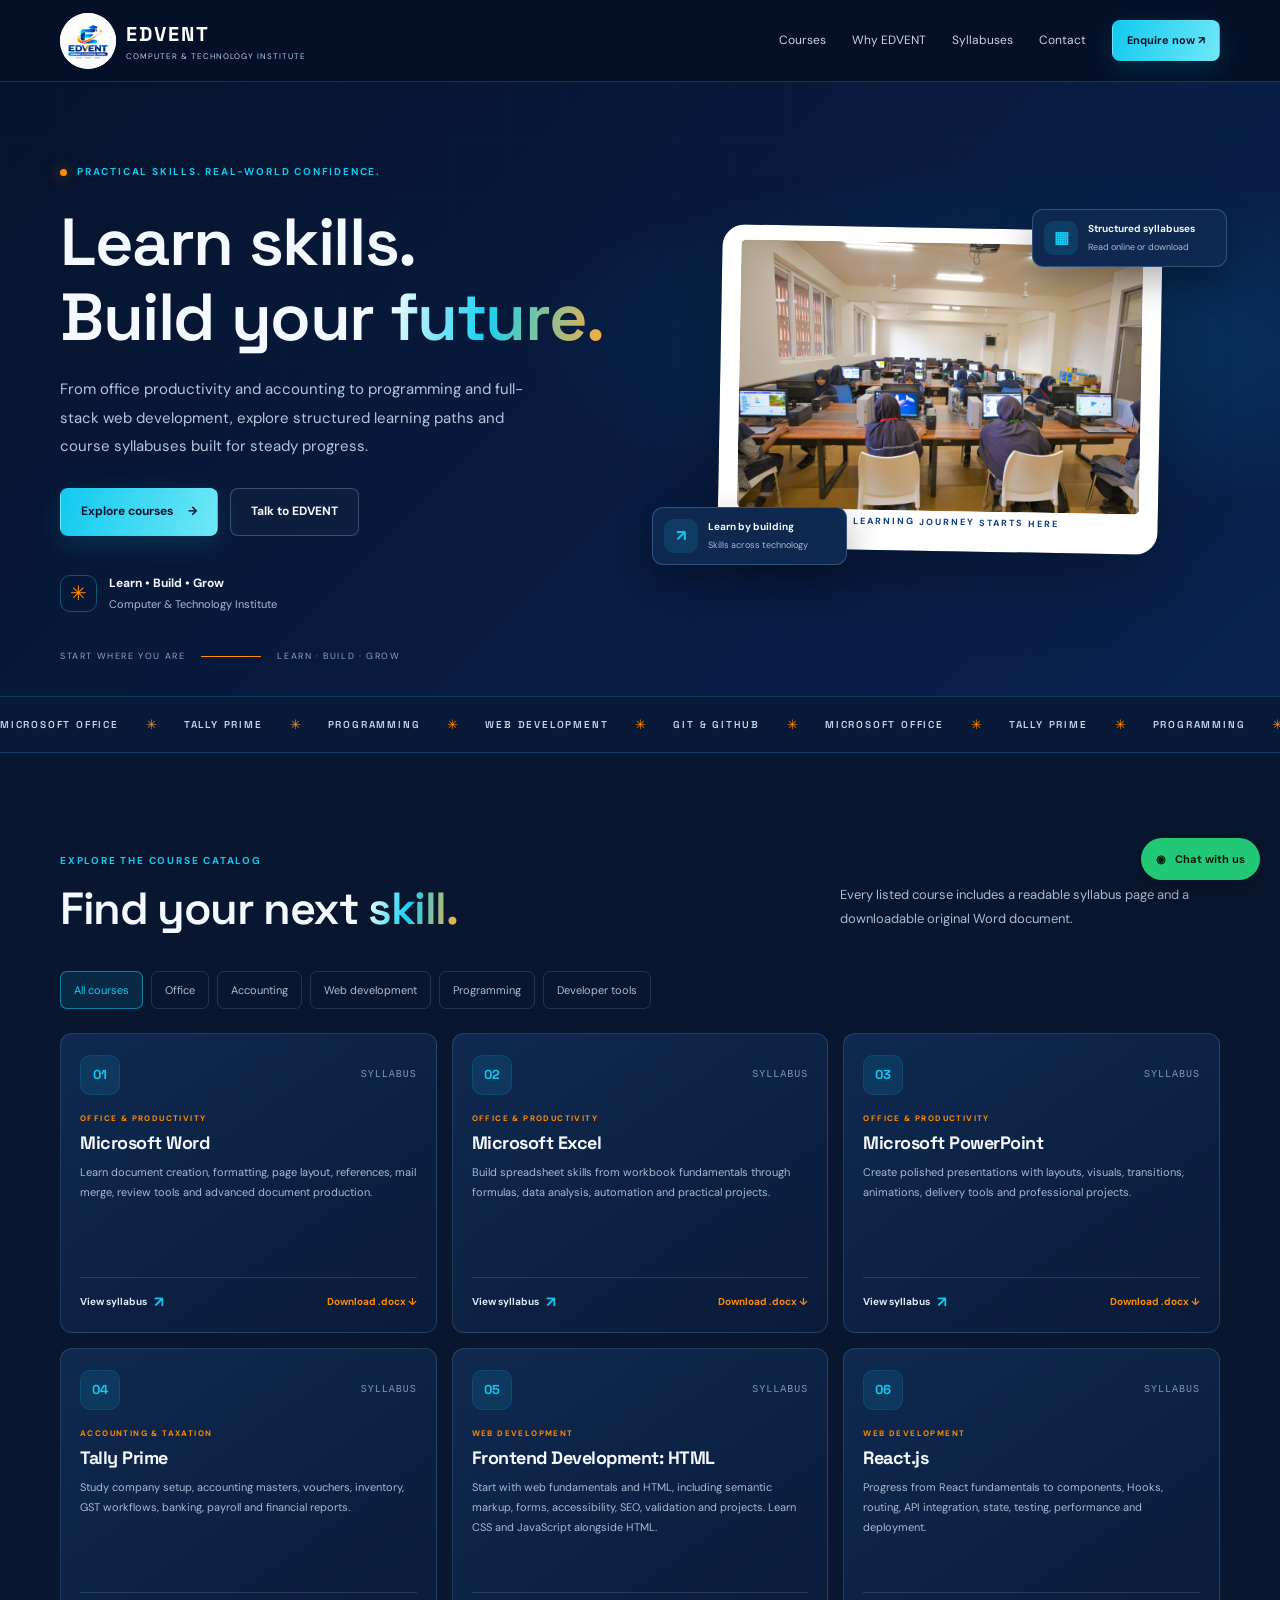
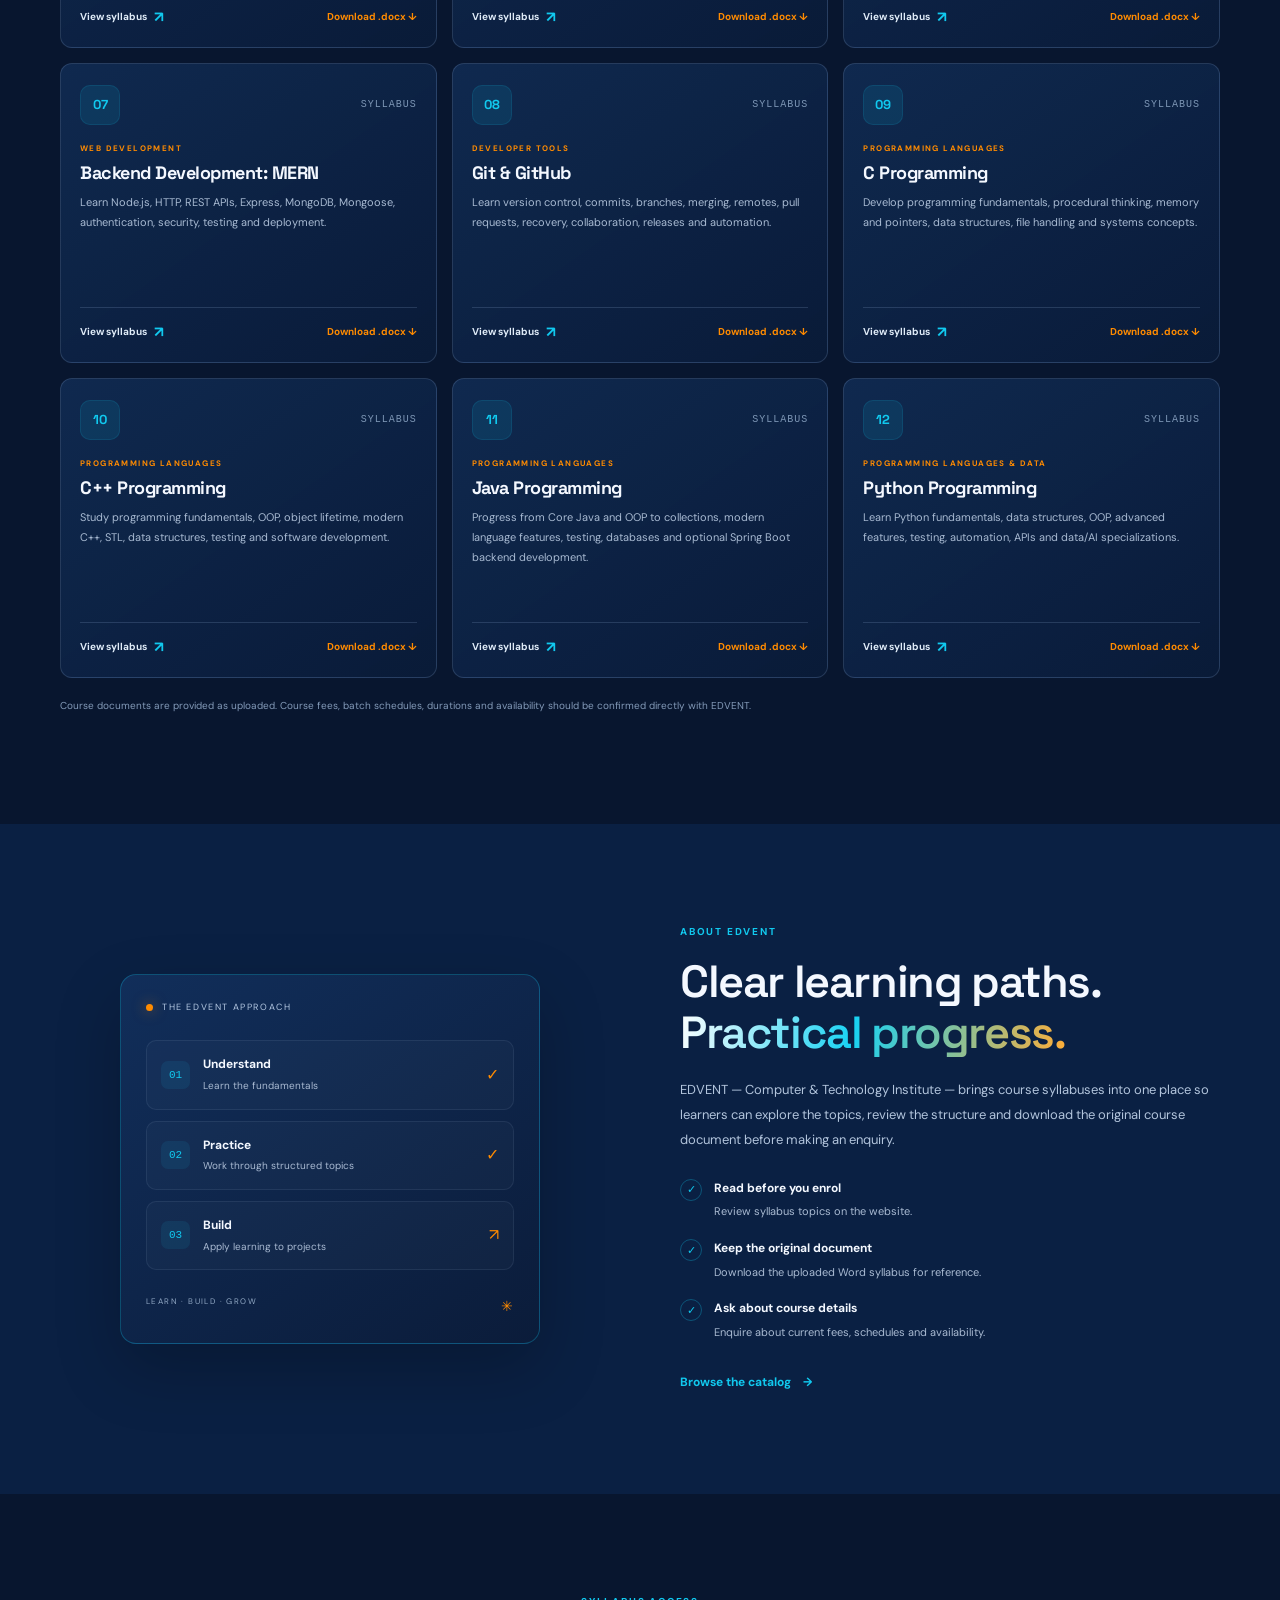
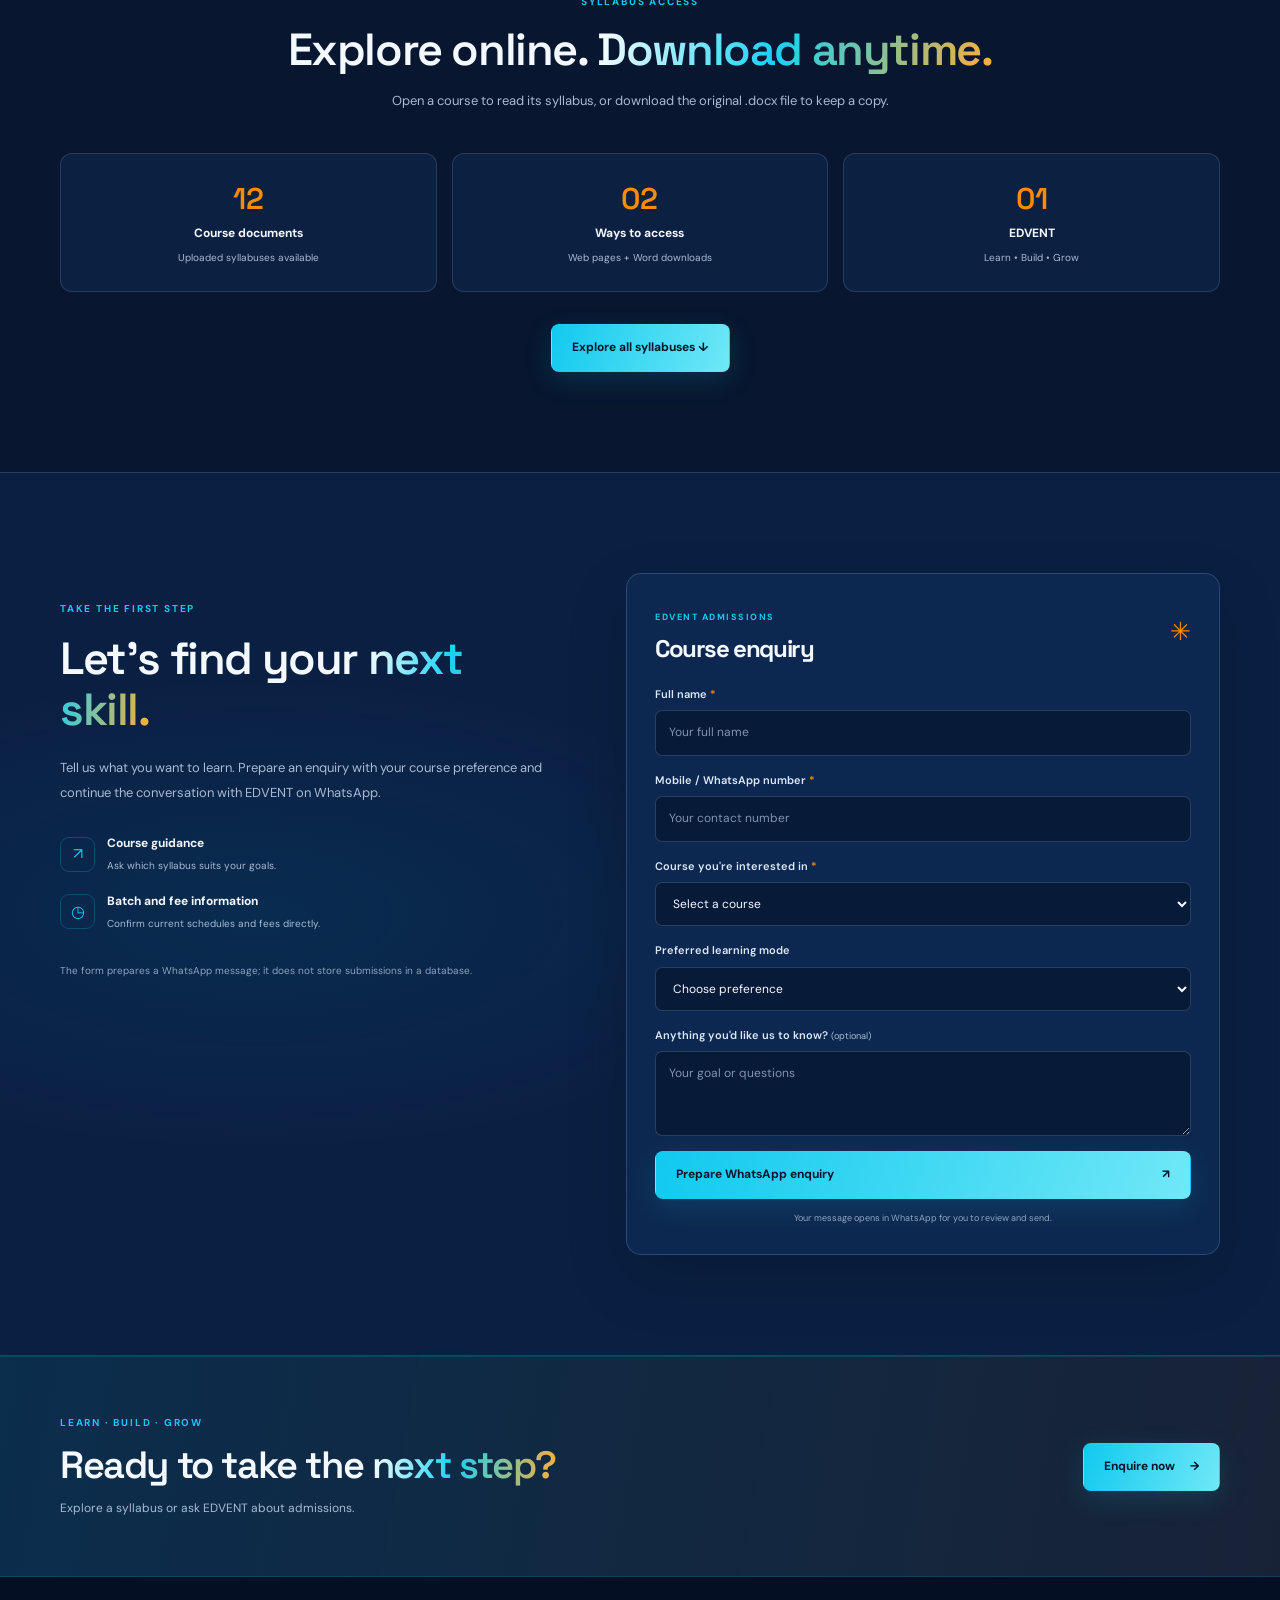
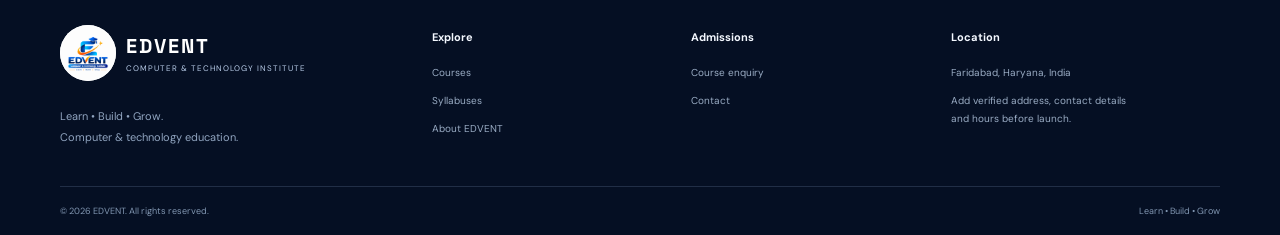
<file: index.html>
<!DOCTYPE html>
<html lang="en">
  <head>
    <meta charset="utf-8" />
    <meta name="viewport" content="width=device-width,initial-scale=1" />
    <title>EDVENT | Computer & Technology Institute</title>
    <meta
      name="description"
      content="Explore practical computer and technology courses at EDVENT: Microsoft Office, Tally Prime, programming, frontend, React, backend MERN and more. View syllabuses and enquire about admissions."
    />
    <meta name="robots" content="index,follow" />
    <meta name="theme-color" content="#08275b" />
    <link rel="canonical" href="https://edventindia.com/" />
    <meta property="og:type" content="website" />
    <meta property="og:title" content="EDVENT — Learn • Build • Grow" />
    <meta
      property="og:description"
      content="Computer and technology courses with readable syllabuses and downloadable course documents."
    />
    <meta property="og:url" content="https://edventindia.com/" />
    <meta property="og:site_name" content="EDVENT" />
    <link rel="icon" href="assets/favicon.svg" type="image/svg+xml" />
    <link rel="stylesheet" href="styles.css" />
    <script src="script.js" defer></script>
    <script type="application/ld+json">
      {
        "@context": "https://schema.org",
        "@type": "EducationalOrganization",
        "name": "EDVENT — Computer & Technology Institute",
        "url": "https://edventindia.com/",
        "description": "Computer and technology training with structured course syllabuses.",
        "areaServed": { "@type": "City", "name": "Faridabad" }
      }
    </script>
  </head>
  <body>
    <a class="skip-link" href="#main">Skip to content</a>
    <header class="site-header">
      <div class="container nav-wrap">
        <a class="brand" href="#home" aria-label="EDVENT home"
          ><img
            src="assets/edvent-logo.png"
            alt="EDVENT — Computer & Technology Institute — Learn Build Grow"
            class="brand-logo"
          /><span class="brand-copy"
            ><strong>EDVENT</strong
            ><small>COMPUTER & TECHNOLOGY INSTITUTE</small></span
          ></a
        ><button
          class="menu-toggle"
          type="button"
          aria-expanded="false"
          aria-controls="primary-nav"
          aria-label="Open navigation"
        >
          <span></span><span></span>
        </button>
        <nav id="primary-nav" class="primary-nav" aria-label="Main navigation">
          <a href="#courses">Courses</a><a href="#about">Why EDVENT</a
          ><a href="#syllabus">Syllabuses</a><a href="#contact">Contact</a
          ><a class="btn btn-small btn-primary" href="#admissions"
            >Enquire now ↗</a
          >
        </nav>
      </div>
    </header>
    <main id="main">
      <section class="hero section" id="home">
        <div class="hero-grid" aria-hidden="true"></div>
        <div class="container hero-layout">
          <div class="hero-copy">
            <div class="eyebrow">
              <span class="status-dot"></span> PRACTICAL SKILLS. REAL-WORLD
              CONFIDENCE.
            </div>
            <h1>
              Learn skills.<br />Build your
              <span class="gradient-text">future.</span>
            </h1>
            <p class="hero-lede">
              From office productivity and accounting to programming and
              full-stack web development, explore structured learning paths and
              course syllabuses built for steady progress.
            </p>
            <div class="hero-actions">
              <a class="btn btn-primary" href="#courses"
                >Explore courses <span>→</span></a
              ><a class="btn btn-ghost" href="#admissions">Talk to EDVENT</a>
            </div>
            <div class="hero-proof">
              <div class="proof-icon">✳</div>
              <p>
                <strong>Learn • Build • Grow</strong
                ><span>Computer & Technology Institute</span>
              </p>
            </div>
          </div>
          <div class="hero-visual">
            <div class="logo-showcase">
              <img
                src="assets/main_img1.jpg"
                alt="EDVENT Computer & Technology Institute logo"
              />
              <div class="logo-caption">YOUR LEARNING JOURNEY STARTS HERE</div>
            </div>
            <div class="floating-card floating-excel">
              <span class="float-icon">▦</span
              ><span
                ><strong>Structured syllabuses</strong
                ><small>Read online or download</small></span
              >
            </div>
            <div class="floating-card floating-ai">
              <span class="float-icon">↗</span
              ><span
                ><strong>Learn by building</strong
                ><small>Skills across technology</small></span
              >
            </div>
          </div>
        </div>
        <div class="container hero-bottom">
          <span>START WHERE YOU ARE</span><span class="bottom-line"></span
          ><span>LEARN · BUILD · GROW</span>
        </div>
      </section>
      <section class="ticker">
        <div class="ticker-track">
          <span>MICROSOFT OFFICE</span><i>✳</i><span>TALLY PRIME</span><i>✳</i
          ><span>PROGRAMMING</span><i>✳</i><span>WEB DEVELOPMENT</span><i>✳</i
          ><span>GIT & GITHUB</span><i>✳</i><span>MICROSOFT OFFICE</span><i>✳</i
          ><span>TALLY PRIME</span><i>✳</i><span>PROGRAMMING</span><i>✳</i
          ><span>WEB DEVELOPMENT</span><i>✳</i><span>GIT & GITHUB</span><i>✳</i>
        </div>
      </section>
      <section class="section courses-section" id="courses">
        <div class="container">
          <div class="section-heading">
            <div>
              <div class="eyebrow">EXPLORE THE COURSE CATALOG</div>
              <h2>Find your next <span class="gradient-text">skill.</span></h2>
            </div>
            <p>
              Every listed course includes a readable syllabus page and a
              downloadable original Word document.
            </p>
          </div>
          <div class="course-filters" role="group" aria-label="Filter courses">
            <button
              class="filter-btn active"
              data-filter="all"
              aria-pressed="true"
            >
              All courses</button
            ><button
              class="filter-btn"
              data-filter="Office & Productivity"
              aria-pressed="false"
            >
              Office</button
            ><button
              class="filter-btn"
              data-filter="Accounting & Taxation"
              aria-pressed="false"
            >
              Accounting</button
            ><button
              class="filter-btn"
              data-filter="Web Development"
              aria-pressed="false"
            >
              Web development</button
            ><button
              class="filter-btn"
              data-filter="Programming Languages"
              aria-pressed="false"
            >
              Programming</button
            ><button
              class="filter-btn"
              data-filter="Developer Tools"
              aria-pressed="false"
            >
              Developer tools
            </button>
          </div>
          <div class="course-grid">
            <article
              class="course-card"
              data-category="Office &amp; Productivity"
            >
              <div class="course-top">
                <span class="course-icon">01</span
                ><span class="course-number">SYLLABUS</span>
              </div>
              <span class="course-tag">OFFICE &amp; PRODUCTIVITY</span>
              <h3>Microsoft Word</h3>
              <p>
                Learn document creation, formatting, page layout, references,
                mail merge, review tools and advanced document production.
              </p>
              <div class="course-actions">
                <a class="course-link" href="courses/word.html"
                  >View syllabus <span>↗</span></a
                ><a
                  class="download-link"
                  href="downloads/word-syllabus.docx"
                  download
                  aria-label="Download Microsoft Word syllabus"
                  >Download .docx ↓</a
                >
              </div>
            </article>
            <article
              class="course-card"
              data-category="Office &amp; Productivity"
            >
              <div class="course-top">
                <span class="course-icon">02</span
                ><span class="course-number">SYLLABUS</span>
              </div>
              <span class="course-tag">OFFICE &amp; PRODUCTIVITY</span>
              <h3>Microsoft Excel</h3>
              <p>
                Build spreadsheet skills from workbook fundamentals through
                formulas, data analysis, automation and practical projects.
              </p>
              <div class="course-actions">
                <a class="course-link" href="courses/excel.html"
                  >View syllabus <span>↗</span></a
                ><a
                  class="download-link"
                  href="downloads/excel-syllabus.docx"
                  download
                  aria-label="Download Microsoft Excel syllabus"
                  >Download .docx ↓</a
                >
              </div>
            </article>
            <article
              class="course-card"
              data-category="Office &amp; Productivity"
            >
              <div class="course-top">
                <span class="course-icon">03</span
                ><span class="course-number">SYLLABUS</span>
              </div>
              <span class="course-tag">OFFICE &amp; PRODUCTIVITY</span>
              <h3>Microsoft PowerPoint</h3>
              <p>
                Create polished presentations with layouts, visuals,
                transitions, animations, delivery tools and professional
                projects.
              </p>
              <div class="course-actions">
                <a class="course-link" href="courses/powerpoint.html"
                  >View syllabus <span>↗</span></a
                ><a
                  class="download-link"
                  href="downloads/powerpoint-syllabus.docx"
                  download
                  aria-label="Download Microsoft PowerPoint syllabus"
                  >Download .docx ↓</a
                >
              </div>
            </article>
            <article
              class="course-card"
              data-category="Accounting &amp; Taxation"
            >
              <div class="course-top">
                <span class="course-icon">04</span
                ><span class="course-number">SYLLABUS</span>
              </div>
              <span class="course-tag">ACCOUNTING &amp; TAXATION</span>
              <h3>Tally Prime</h3>
              <p>
                Study company setup, accounting masters, vouchers, inventory,
                GST workflows, banking, payroll and financial reports.
              </p>
              <div class="course-actions">
                <a class="course-link" href="courses/tally-prime.html"
                  >View syllabus <span>↗</span></a
                ><a
                  class="download-link"
                  href="downloads/tally-prime-syllabus.docx"
                  download
                  aria-label="Download Tally Prime syllabus"
                  >Download .docx ↓</a
                >
              </div>
            </article>
            <article class="course-card" data-category="Web Development">
              <div class="course-top">
                <span class="course-icon">05</span
                ><span class="course-number">SYLLABUS</span>
              </div>
              <span class="course-tag">WEB DEVELOPMENT</span>
              <h3>Frontend Development: HTML</h3>
              <p>
                Start with web fundamentals and HTML, including semantic markup,
                forms, accessibility, SEO, validation and projects. Learn CSS
                and JavaScript alongside HTML.
              </p>
              <div class="course-actions">
                <a class="course-link" href="courses/html-css-js.html"
                  >View syllabus <span>↗</span></a
                ><a
                  class="download-link"
                  href="downloads/html-css-js-syllabus.docx"
                  download
                  aria-label="Download Frontend Development: HTML syllabus"
                  >Download .docx ↓</a
                >
              </div>
            </article>
            <article class="course-card" data-category="Web Development">
              <div class="course-top">
                <span class="course-icon">06</span
                ><span class="course-number">SYLLABUS</span>
              </div>
              <span class="course-tag">WEB DEVELOPMENT</span>
              <h3>React.js</h3>
              <p>
                Progress from React fundamentals to components, Hooks, routing,
                API integration, state, testing, performance and deployment.
              </p>
              <div class="course-actions">
                <a class="course-link" href="courses/react.html"
                  >View syllabus <span>↗</span></a
                ><a
                  class="download-link"
                  href="downloads/react-syllabus.docx"
                  download
                  aria-label="Download React.js syllabus"
                  >Download .docx ↓</a
                >
              </div>
            </article>
            <article class="course-card" data-category="Web Development">
              <div class="course-top">
                <span class="course-icon">07</span
                ><span class="course-number">SYLLABUS</span>
              </div>
              <span class="course-tag">WEB DEVELOPMENT</span>
              <h3>Backend Development: MERN</h3>
              <p>
                Learn Node.js, HTTP, REST APIs, Express, MongoDB, Mongoose,
                authentication, security, testing and deployment.
              </p>
              <div class="course-actions">
                <a class="course-link" href="courses/backend-mern.html"
                  >View syllabus <span>↗</span></a
                ><a
                  class="download-link"
                  href="downloads/backend-mern-syllabus.docx"
                  download
                  aria-label="Download Backend Development: MERN syllabus"
                  >Download .docx ↓</a
                >
              </div>
            </article>
            <article class="course-card" data-category="Developer Tools">
              <div class="course-top">
                <span class="course-icon">08</span
                ><span class="course-number">SYLLABUS</span>
              </div>
              <span class="course-tag">DEVELOPER TOOLS</span>
              <h3>Git &amp; GitHub</h3>
              <p>
                Learn version control, commits, branches, merging, remotes, pull
                requests, recovery, collaboration, releases and automation.
              </p>
              <div class="course-actions">
                <a class="course-link" href="courses/git-github.html"
                  >View syllabus <span>↗</span></a
                ><a
                  class="download-link"
                  href="downloads/git-github-syllabus.docx"
                  download
                  aria-label="Download Git &amp; GitHub syllabus"
                  >Download .docx ↓</a
                >
              </div>
            </article>
            <article class="course-card" data-category="Programming Languages">
              <div class="course-top">
                <span class="course-icon">09</span
                ><span class="course-number">SYLLABUS</span>
              </div>
              <span class="course-tag">PROGRAMMING LANGUAGES</span>
              <h3>C Programming</h3>
              <p>
                Develop programming fundamentals, procedural thinking, memory
                and pointers, data structures, file handling and systems
                concepts.
              </p>
              <div class="course-actions">
                <a class="course-link" href="courses/c-language.html"
                  >View syllabus <span>↗</span></a
                ><a
                  class="download-link"
                  href="downloads/c-language-syllabus.docx"
                  download
                  aria-label="Download C Programming syllabus"
                  >Download .docx ↓</a
                >
              </div>
            </article>
            <article class="course-card" data-category="Programming Languages">
              <div class="course-top">
                <span class="course-icon">10</span
                ><span class="course-number">SYLLABUS</span>
              </div>
              <span class="course-tag">PROGRAMMING LANGUAGES</span>
              <h3>C++ Programming</h3>
              <p>
                Study programming fundamentals, OOP, object lifetime, modern
                C++, STL, data structures, testing and software development.
              </p>
              <div class="course-actions">
                <a class="course-link" href="courses/cpp-language.html"
                  >View syllabus <span>↗</span></a
                ><a
                  class="download-link"
                  href="downloads/cpp-language-syllabus.docx"
                  download
                  aria-label="Download C++ Programming syllabus"
                  >Download .docx ↓</a
                >
              </div>
            </article>
            <article class="course-card" data-category="Programming Languages">
              <div class="course-top">
                <span class="course-icon">11</span
                ><span class="course-number">SYLLABUS</span>
              </div>
              <span class="course-tag">PROGRAMMING LANGUAGES</span>
              <h3>Java Programming</h3>
              <p>
                Progress from Core Java and OOP to collections, modern language
                features, testing, databases and optional Spring Boot backend
                development.
              </p>
              <div class="course-actions">
                <a class="course-link" href="courses/java.html"
                  >View syllabus <span>↗</span></a
                ><a
                  class="download-link"
                  href="downloads/java-syllabus.docx"
                  download
                  aria-label="Download Java Programming syllabus"
                  >Download .docx ↓</a
                >
              </div>
            </article>
            <article
              class="course-card"
              data-category="Programming Languages &amp; Data"
            >
              <div class="course-top">
                <span class="course-icon">12</span
                ><span class="course-number">SYLLABUS</span>
              </div>
              <span class="course-tag">PROGRAMMING LANGUAGES &amp; DATA</span>
              <h3>Python Programming</h3>
              <p>
                Learn Python fundamentals, data structures, OOP, advanced
                features, testing, automation, APIs and data/AI specializations.
              </p>
              <div class="course-actions">
                <a class="course-link" href="courses/python.html"
                  >View syllabus <span>↗</span></a
                ><a
                  class="download-link"
                  href="downloads/python-syllabus.docx"
                  download
                  aria-label="Download Python Programming syllabus"
                  >Download .docx ↓</a
                >
              </div>
            </article>
          </div>
          <p class="course-note">
            Course documents are provided as uploaded. Course fees, batch
            schedules, durations and availability should be confirmed directly
            with EDVENT.
          </p>
        </div>
      </section>
      <section class="section about-section" id="about">
        <div class="container about-layout">
          <div class="about-visual">
            <div class="about-panel">
              <div class="panel-label">
                <span class="status-dot"></span> THE EDVENT APPROACH
              </div>
              <div class="skill-stack">
                <div class="skill-row">
                  <span class="skill-symbol">01</span>
                  <div>
                    <strong>Understand</strong
                    ><small>Learn the fundamentals</small>
                  </div>
                  <span class="skill-check">✓</span>
                </div>
                <div class="skill-row">
                  <span class="skill-symbol">02</span>
                  <div>
                    <strong>Practice</strong
                    ><small>Work through structured topics</small>
                  </div>
                  <span class="skill-check">✓</span>
                </div>
                <div class="skill-row">
                  <span class="skill-symbol">03</span>
                  <div>
                    <strong>Build</strong
                    ><small>Apply learning to projects</small>
                  </div>
                  <span class="skill-check">↗</span>
                </div>
              </div>
              <div class="panel-bottom">
                <span>LEARN · BUILD · GROW</span><span>✳</span>
              </div>
            </div>
          </div>
          <div class="about-copy">
            <div class="eyebrow">ABOUT EDVENT</div>
            <h2>
              Clear learning paths.<br /><span class="gradient-text"
                >Practical progress.</span
              >
            </h2>
            <p class="section-lede">
              EDVENT — Computer & Technology Institute — brings course
              syllabuses into one place so learners can explore the topics,
              review the structure and download the original course document
              before making an enquiry.
            </p>
            <div class="benefit-list">
              <div>
                <span class="benefit-check">✓</span>
                <p>
                  <strong>Read before you enrol</strong
                  ><small>Review syllabus topics on the website.</small>
                </p>
              </div>
              <div>
                <span class="benefit-check">✓</span>
                <p>
                  <strong>Keep the original document</strong
                  ><small
                    >Download the uploaded Word syllabus for reference.</small
                  >
                </p>
              </div>
              <div>
                <span class="benefit-check">✓</span>
                <p>
                  <strong>Ask about course details</strong
                  ><small
                    >Enquire about current fees, schedules and
                    availability.</small
                  >
                </p>
              </div>
            </div>
            <a class="text-link" href="#courses"
              >Browse the catalog <span>→</span></a
            >
          </div>
        </div>
      </section>
      <section class="section learning-section" id="syllabus">
        <div class="container">
          <div class="section-heading centered-heading">
            <div class="eyebrow">SYLLABUS ACCESS</div>
            <h2>
              Explore online.
              <span class="gradient-text">Download anytime.</span>
            </h2>
            <p>
              Open a course to read its syllabus, or download the original .docx
              file to keep a copy.
            </p>
          </div>
          <div class="download-summary">
            <div>
              <span class="summary-number">12</span
              ><strong>Course documents</strong
              ><small>Uploaded syllabuses available</small>
            </div>
            <div>
              <span class="summary-number">02</span
              ><strong>Ways to access</strong
              ><small>Web pages + Word downloads</small>
            </div>
            <div>
              <span class="summary-number">01</span><strong>EDVENT</strong
              ><small>Learn • Build • Grow</small>
            </div>
          </div>
          <div class="text-center">
            <a class="btn btn-primary" href="#courses"
              >Explore all syllabuses ↓</a
            >
          </div>
        </div>
      </section>
      <section class="section admissions-section" id="admissions">
        <div class="container admissions-layout">
          <div class="admissions-copy">
            <div class="eyebrow">TAKE THE FIRST STEP</div>
            <h2>
              Let's find your <span class="gradient-text">next skill.</span>
            </h2>
            <p>
              Tell us what you want to learn. Prepare an enquiry with your
              course preference and continue the conversation with EDVENT on
              WhatsApp.
            </p>
            <div class="contact-points">
              <div>
                <span class="contact-point-icon">↗</span
                ><span
                  ><strong>Course guidance</strong
                  ><small>Ask which syllabus suits your goals.</small></span
                >
              </div>
              <div>
                <span class="contact-point-icon">◷</span
                ><span
                  ><strong>Batch and fee information</strong
                  ><small
                    >Confirm current schedules and fees directly.</small
                  ></span
                >
              </div>
            </div>
            <p class="privacy-note">
              The form prepares a WhatsApp message; it does not store
              submissions in a database.
            </p>
          </div>
          <div class="form-card">
            <div class="form-header">
              <div>
                <span class="form-kicker">EDVENT ADMISSIONS</span>
                <h3>Course enquiry</h3>
              </div>
              <span class="form-spark">✳</span>
            </div>
            <form id="admission-form" novalidate>
              <div class="field-row">
                <label for="student-name">Full name <span>*</span></label
                ><input
                  id="student-name"
                  name="name"
                  autocomplete="name"
                  placeholder="Your full name"
                  required
                  minlength="2"
                />
              </div>
              <div class="field-row">
                <label for="student-phone"
                  >Mobile / WhatsApp number <span>*</span></label
                ><input
                  id="student-phone"
                  name="phone"
                  type="tel"
                  inputmode="tel"
                  autocomplete="tel"
                  placeholder="Your contact number"
                  required
                />
              </div>
              <div class="field-row">
                <label for="student-course"
                  >Course you're interested in <span>*</span></label
                ><select id="student-course" name="course" required>
                  <option value="">Select a course</option>
                  <option>Microsoft Word</option>
                  <option>Microsoft Excel</option>
                  <option>Microsoft PowerPoint</option>
                  <option>Tally Prime</option>
                  <option>Frontend Development: HTML</option>
                  <option>React.js</option>
                  <option>Backend Development: MERN</option>
                  <option>Git &amp; GitHub</option>
                  <option>C Programming</option>
                  <option>C++ Programming</option>
                  <option>Java Programming</option>
                  <option>Python Programming</option>
                  <option>Power BI</option>
                  <option>Data Analytics</option>
                  <option>AI Tools</option>
                  <option>Taxation / TDS</option>
                  <option>Digital Skills</option>
                  <option>Not sure — need guidance</option>
                </select>
              </div>
              <div class="field-row">
                <label for="student-mode">Preferred learning mode</label
                ><select id="student-mode" name="mode">
                  <option value="">Choose preference</option>
                  <option>Classroom</option>
                  <option>Online</option>
                  <option>Need guidance</option>
                </select>
              </div>
              <div class="field-row">
                <label for="student-message"
                  >Anything you'd like us to know?
                  <small>(optional)</small></label
                ><textarea
                  id="student-message"
                  name="message"
                  rows="3"
                  placeholder="Your goal or questions"
                ></textarea>
              </div>
              <p
                class="form-error"
                id="form-error"
                role="alert"
                aria-live="polite"
              ></p>
              <button class="btn btn-primary form-submit" type="submit">
                Prepare WhatsApp enquiry <span>↗</span>
              </button>
              <p class="form-disclaimer">
                Your message opens in WhatsApp for you to review and send.
              </p>
            </form>
          </div>
        </div>
      </section>
      <section class="final-cta" id="contact">
        <div class="container final-cta-inner">
          <div>
            <div class="eyebrow">LEARN · BUILD · GROW</div>
            <h2>
              Ready to take the <span class="gradient-text">next step?</span>
            </h2>
            <p>Explore a syllabus or ask EDVENT about admissions.</p>
          </div>
          <a class="btn btn-primary" href="#admissions"
            >Enquire now <span>→</span></a
          >
        </div>
      </section>
    </main>
    <footer class="site-footer">
      <div class="container footer-main">
        <div class="footer-brand">
          <a class="brand" href="#home"
            ><img
              src="assets/edvent-logo.png"
              alt="EDVENT logo"
              class="brand-logo"
            /><span class="brand-copy"
              ><strong>EDVENT</strong
              ><small>COMPUTER & TECHNOLOGY INSTITUTE</small></span
            ></a
          >
          <p>Learn • Build • Grow.<br />Computer & technology education.</p>
        </div>
        <div class="footer-column">
          <h4>Explore</h4>
          <a href="#courses">Courses</a><a href="#syllabus">Syllabuses</a
          ><a href="#about">About EDVENT</a>
        </div>
        <div class="footer-column">
          <h4>Admissions</h4>
          <a href="#admissions">Course enquiry</a><a href="#contact">Contact</a>
        </div>
        <div class="footer-column">
          <h4>Location</h4>
          <p>Faridabad, Haryana, India</p>
          <p class="footer-small">
            Add verified address, contact details and hours before launch.
          </p>
        </div>
      </div>
      <div class="container footer-bottom">
        <span
          >© <span id="current-year"></span> EDVENT. All rights reserved.</span
        ><span>Learn • Build • Grow</span>
      </div>
    </footer>
    <a
      class="floating-whatsapp"
      href="#"
      data-whatsapp
      data-message="Hi EDVENT! I would like to know more about your courses."
      aria-label="Chat with EDVENT on WhatsApp"
      ><span>◉</span><span>Chat with us</span></a
    >
  </body>
</html>
</file>
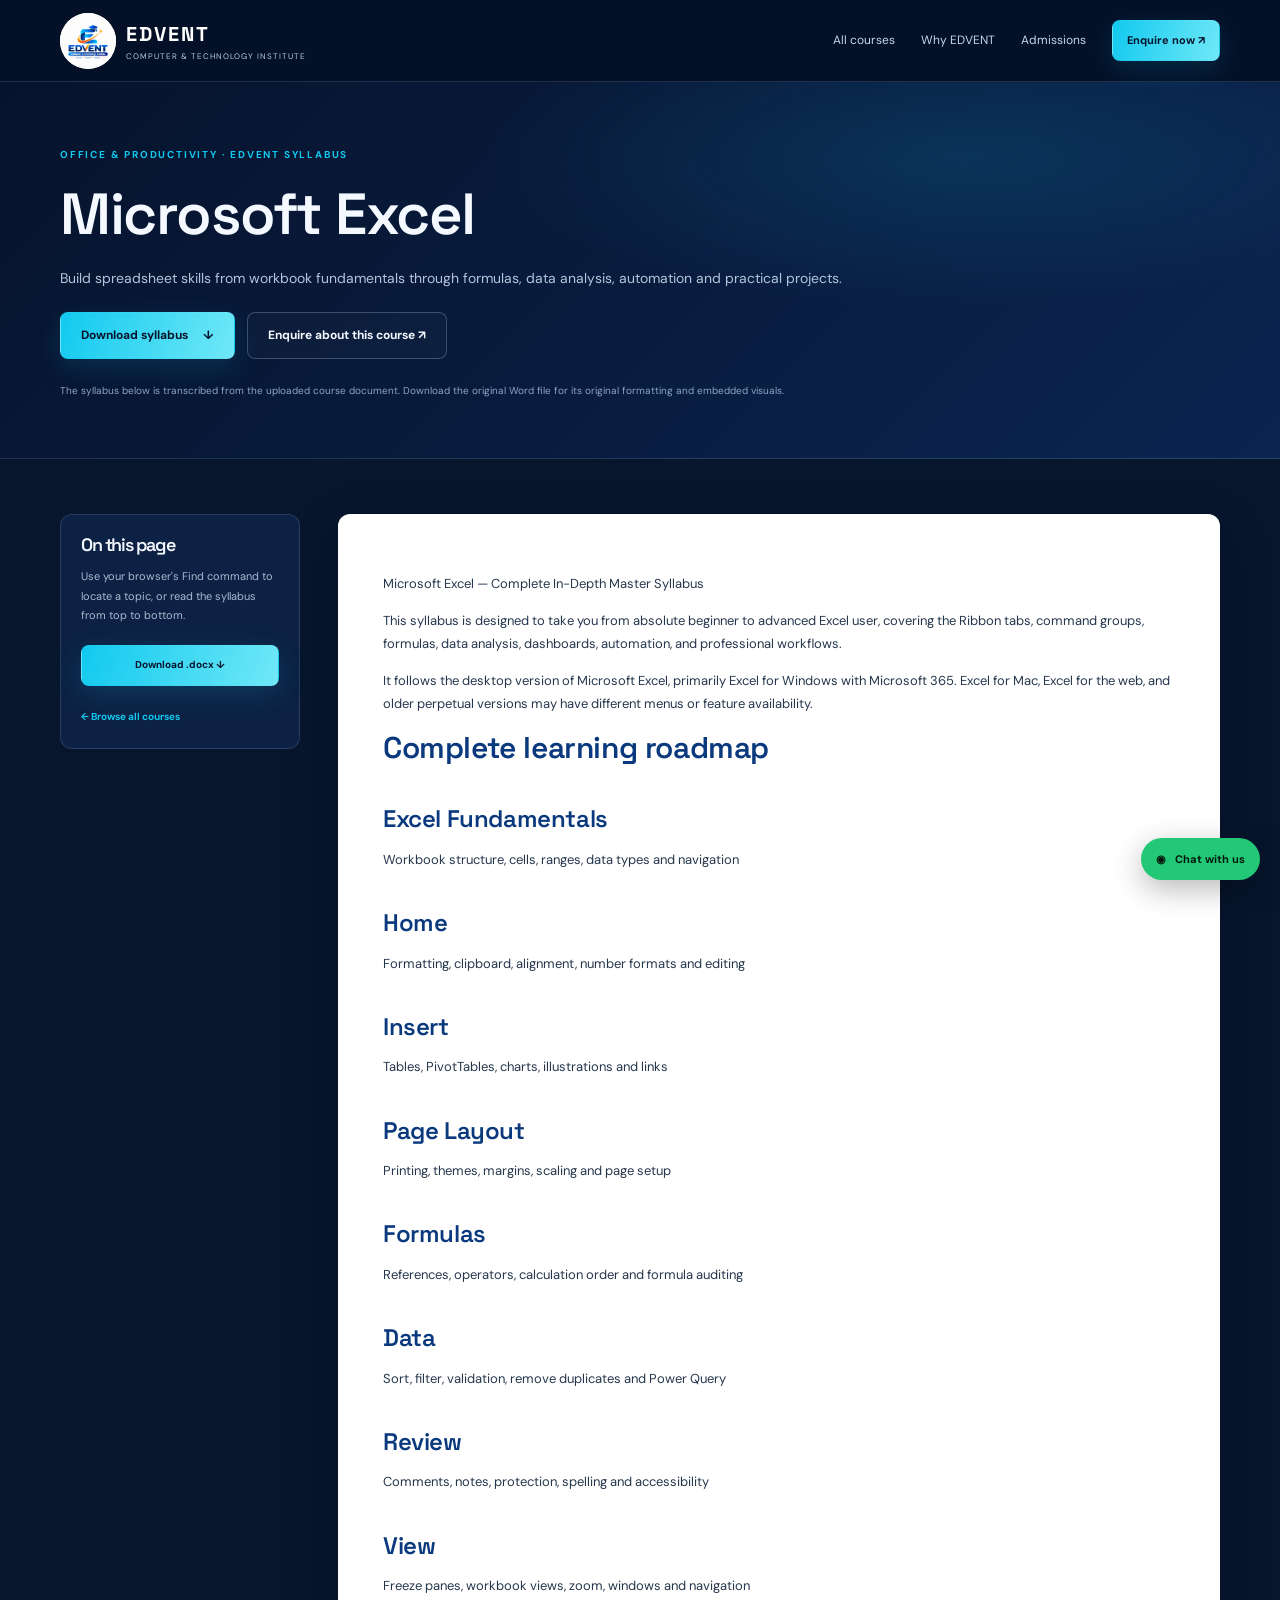
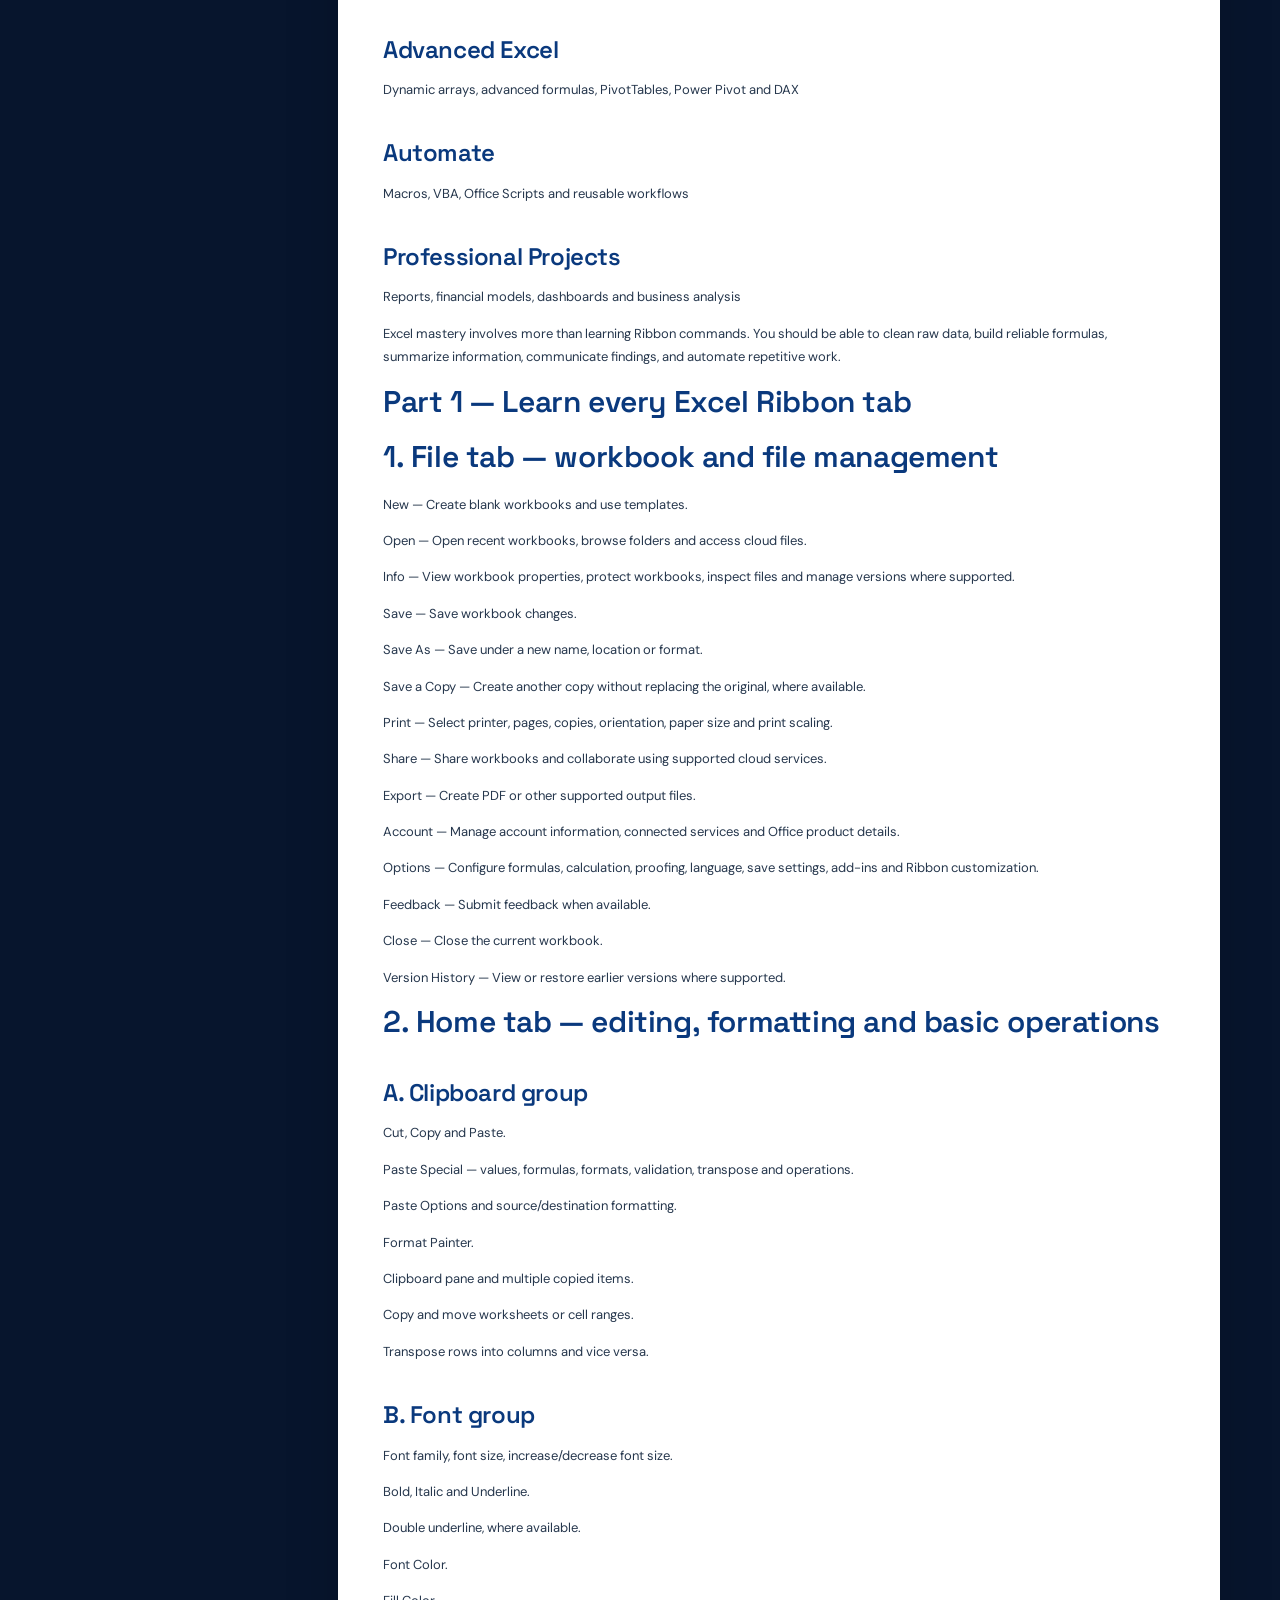
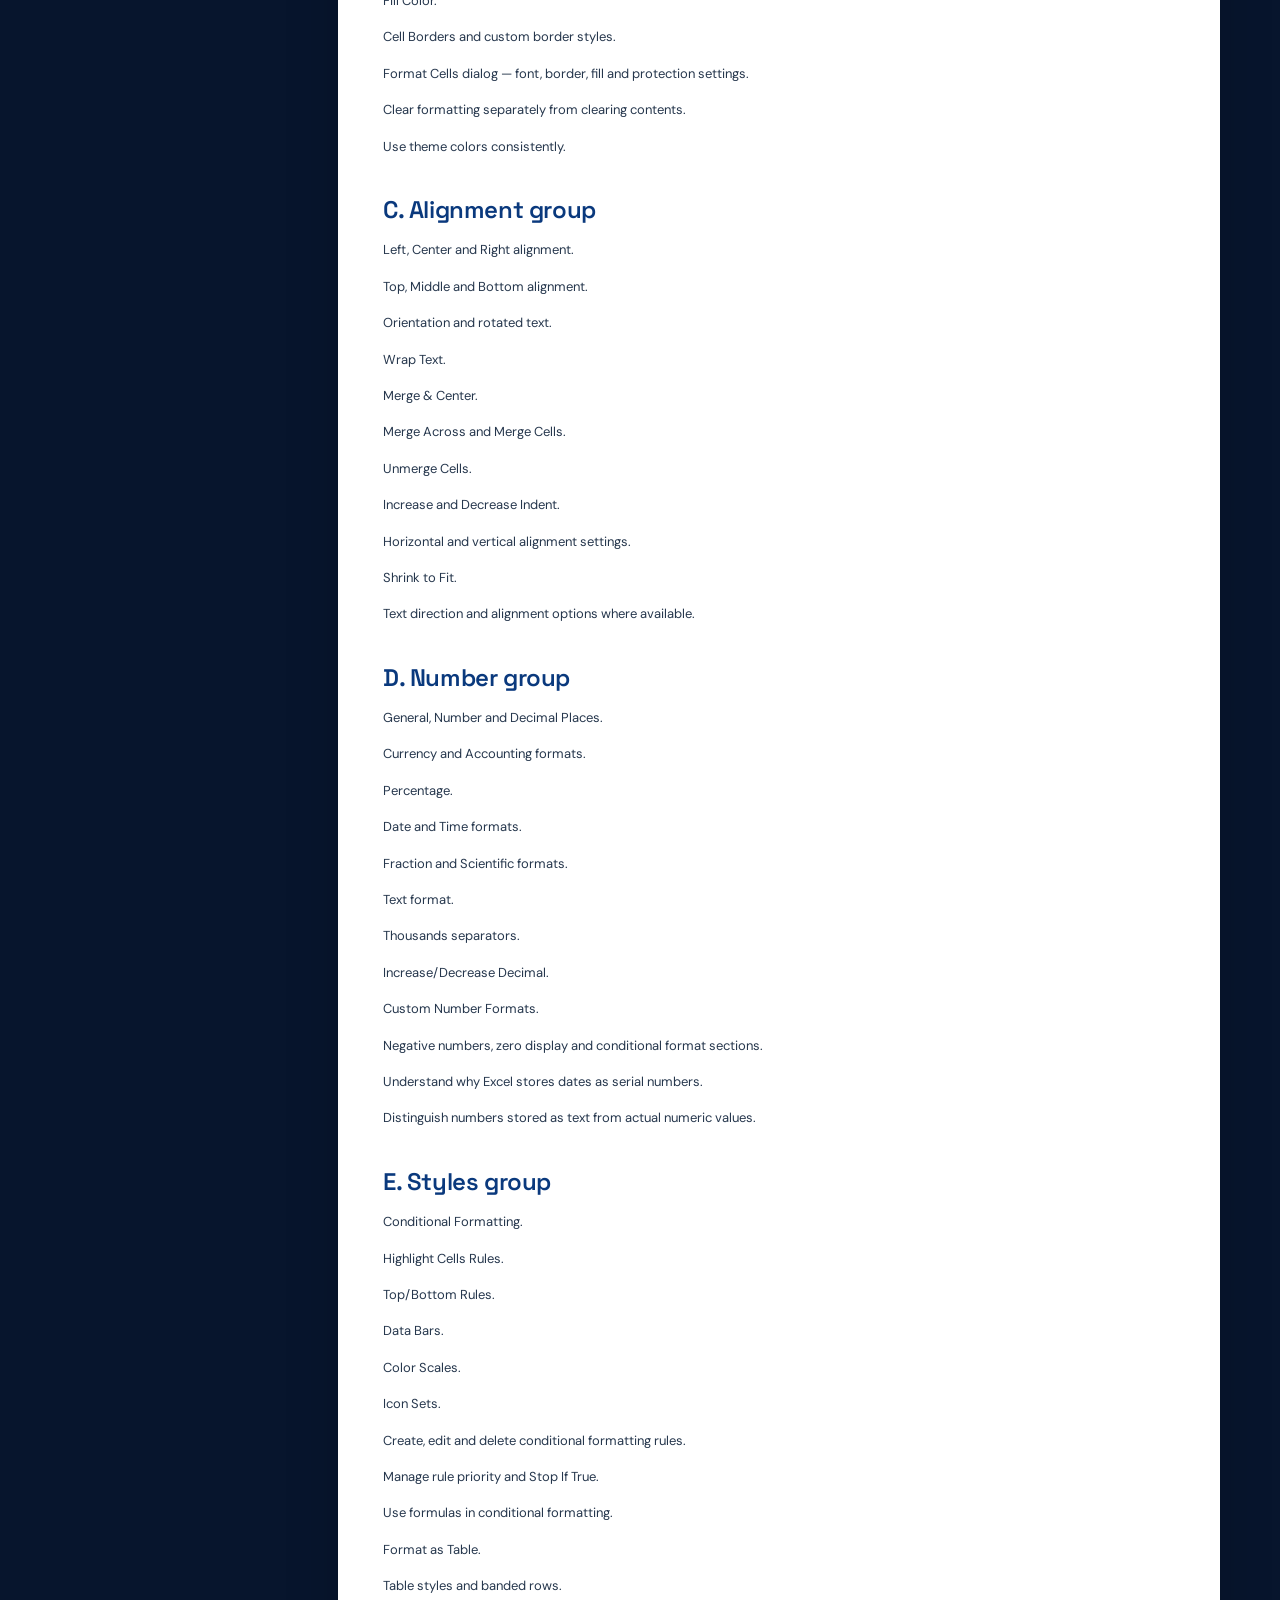
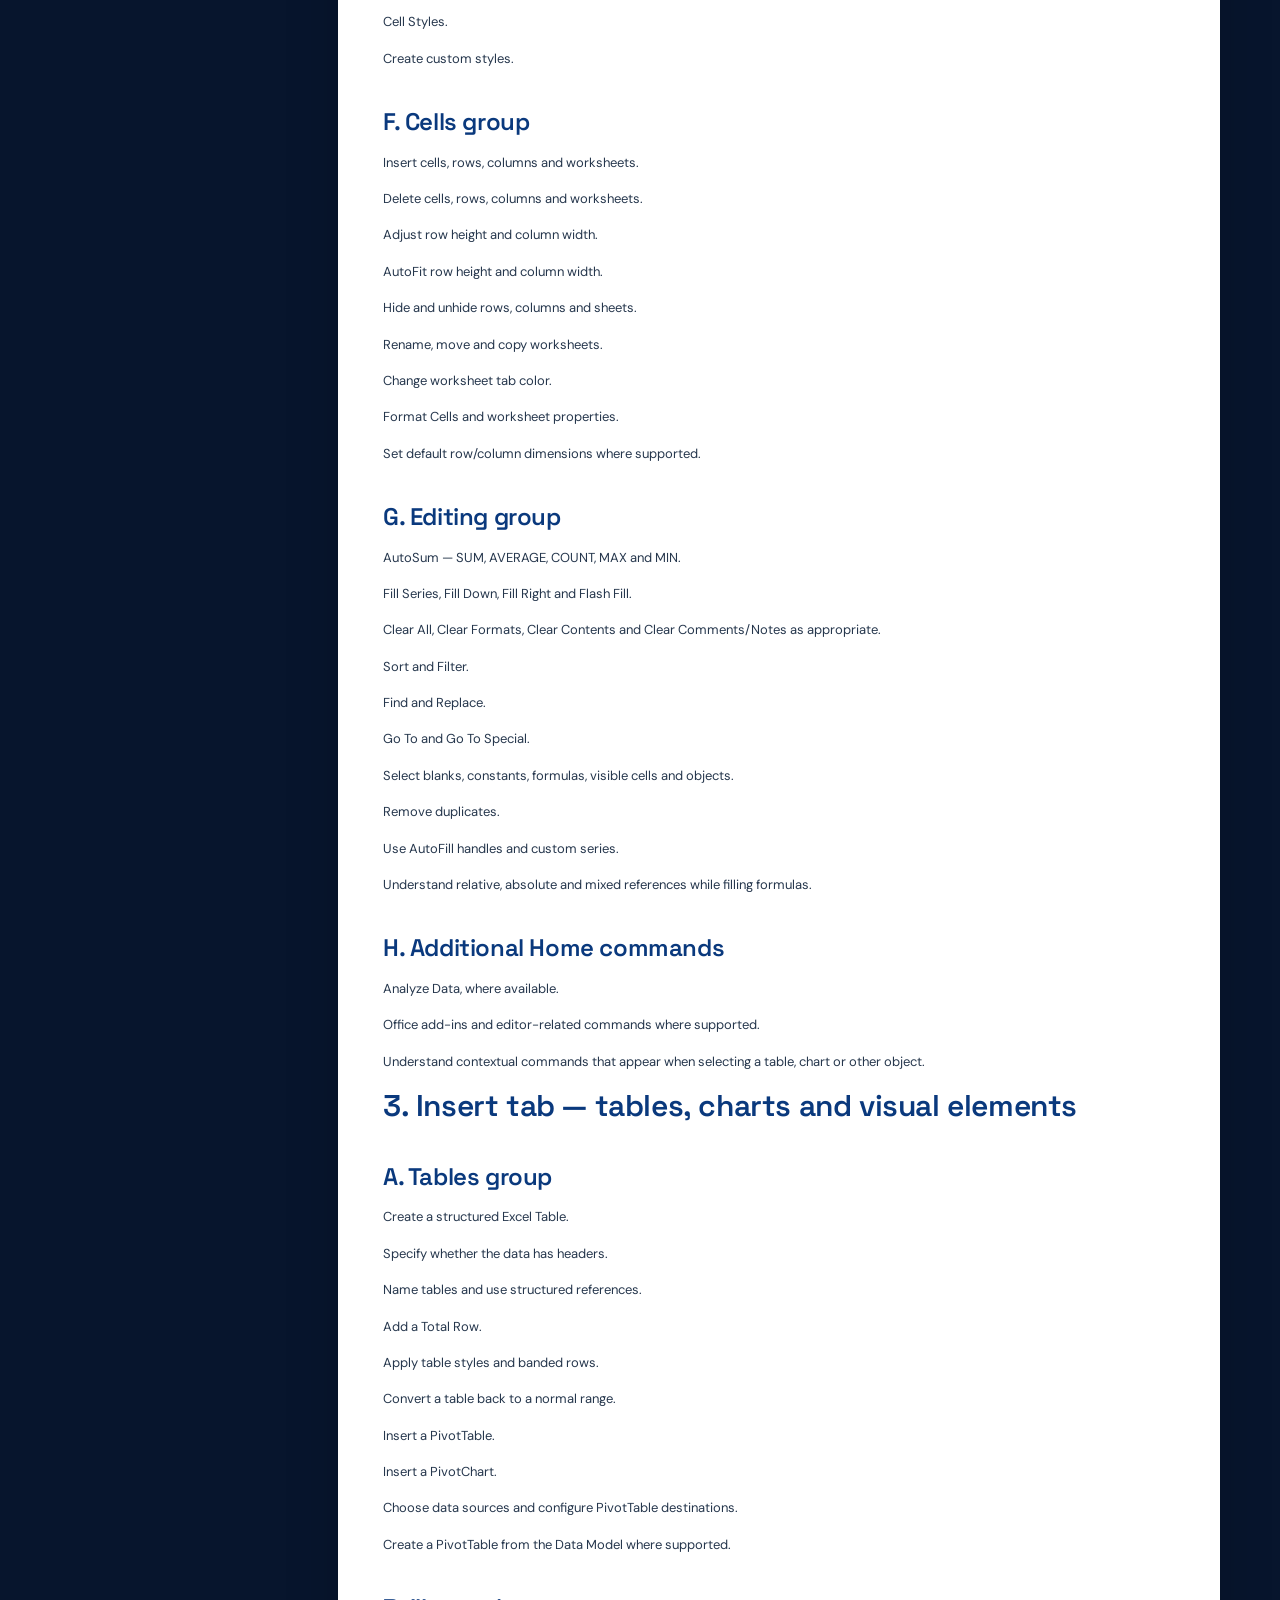
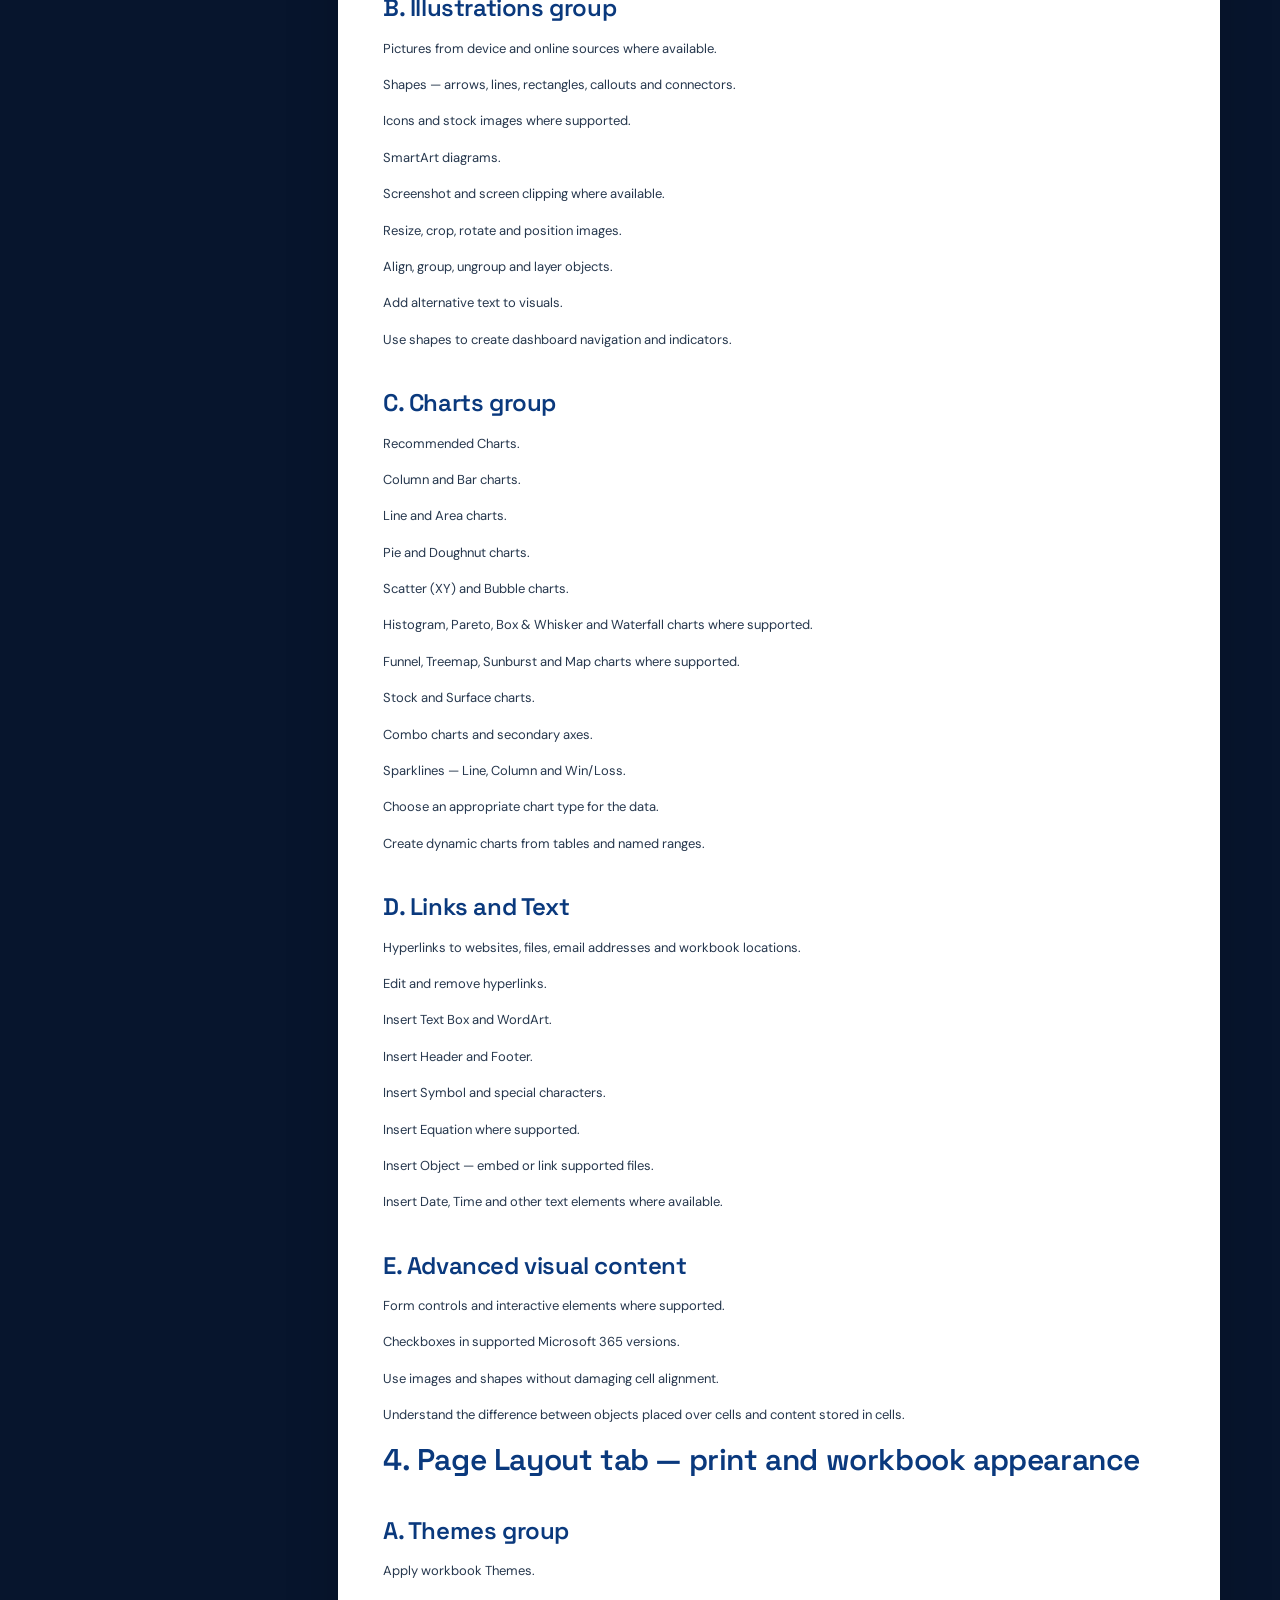
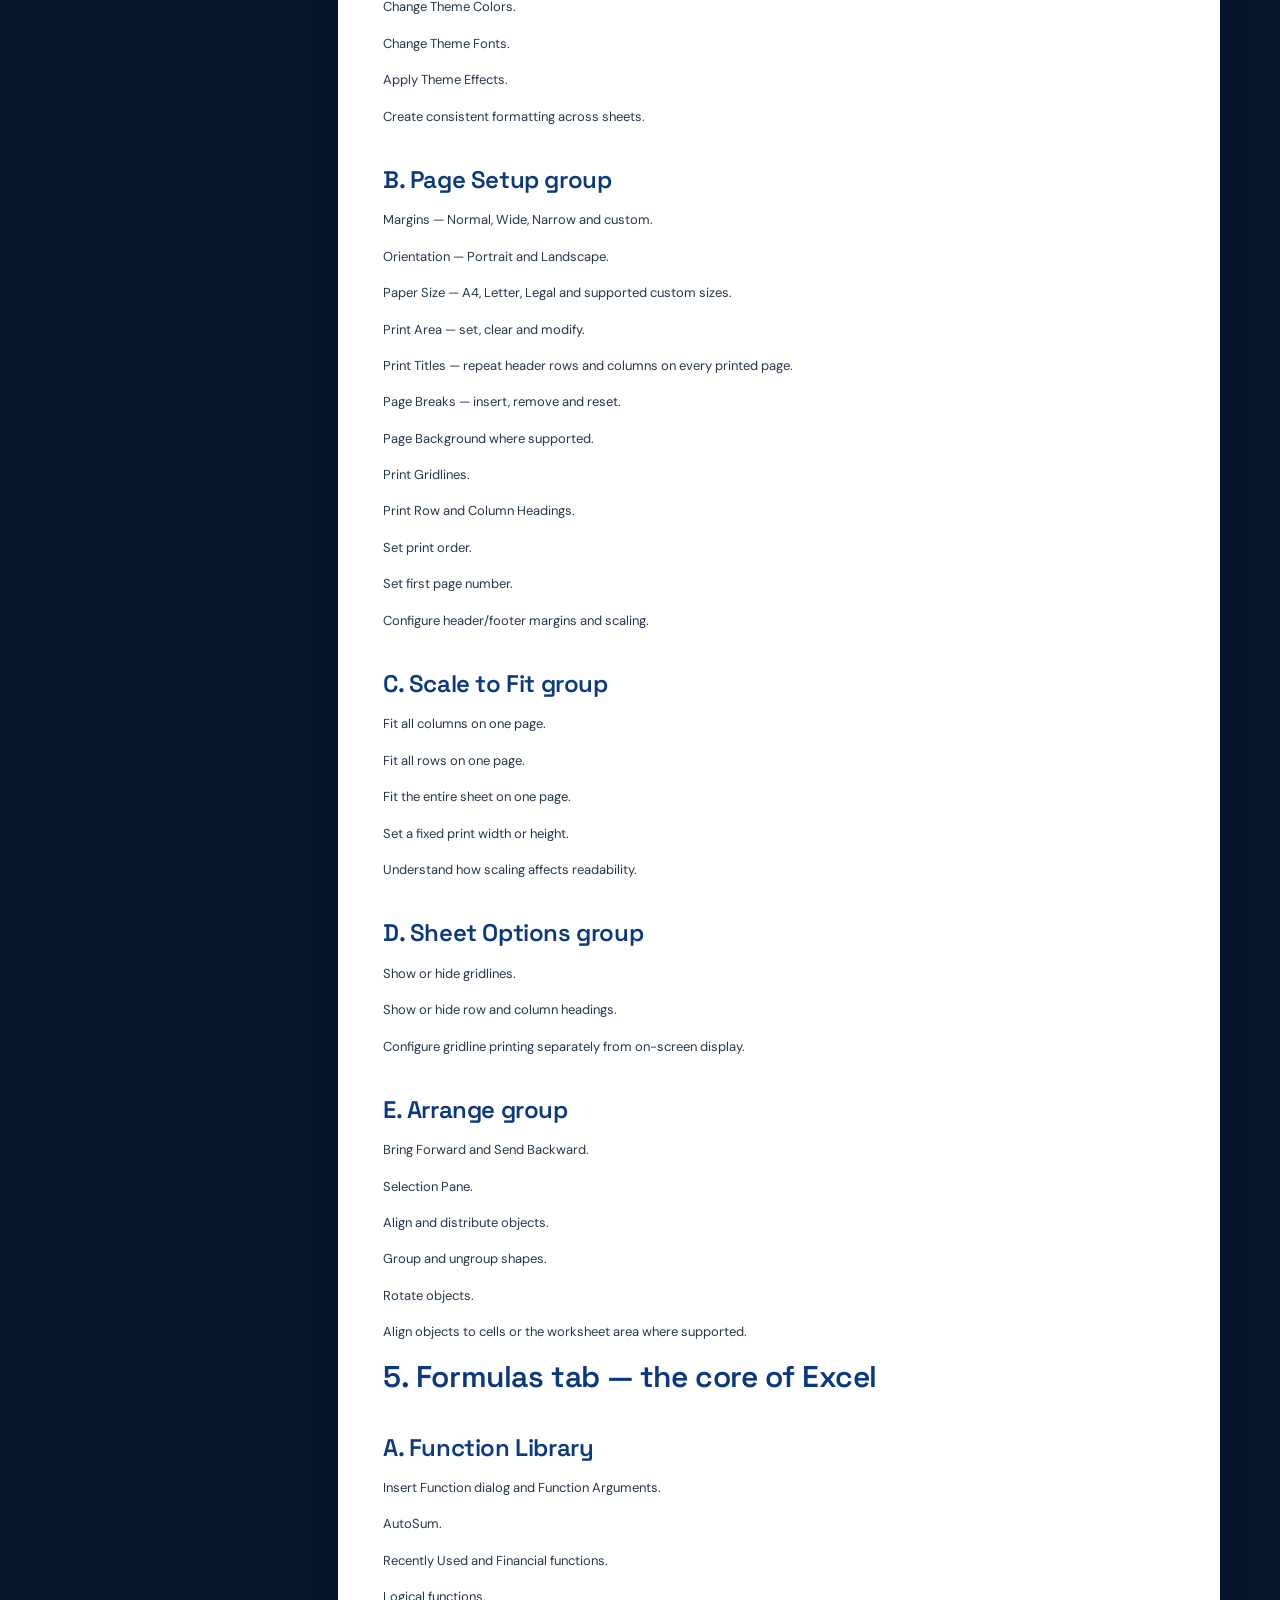
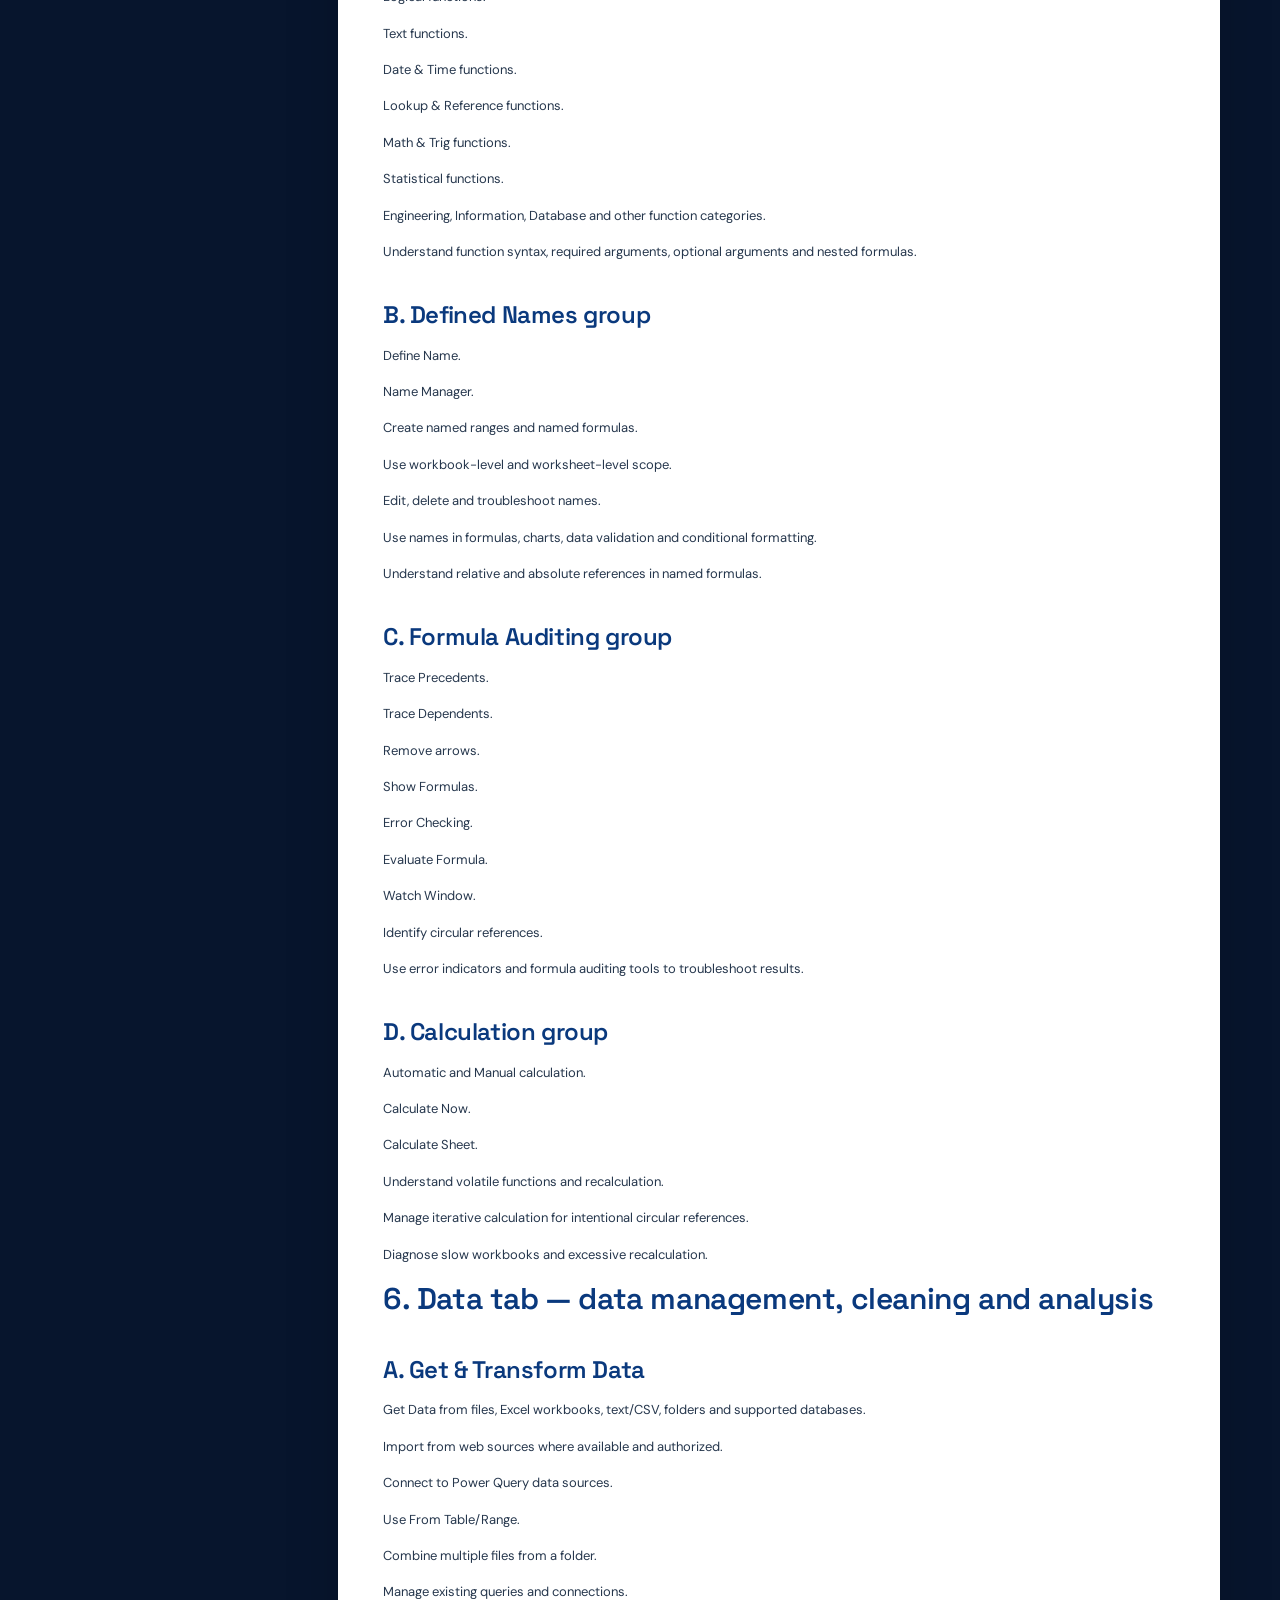
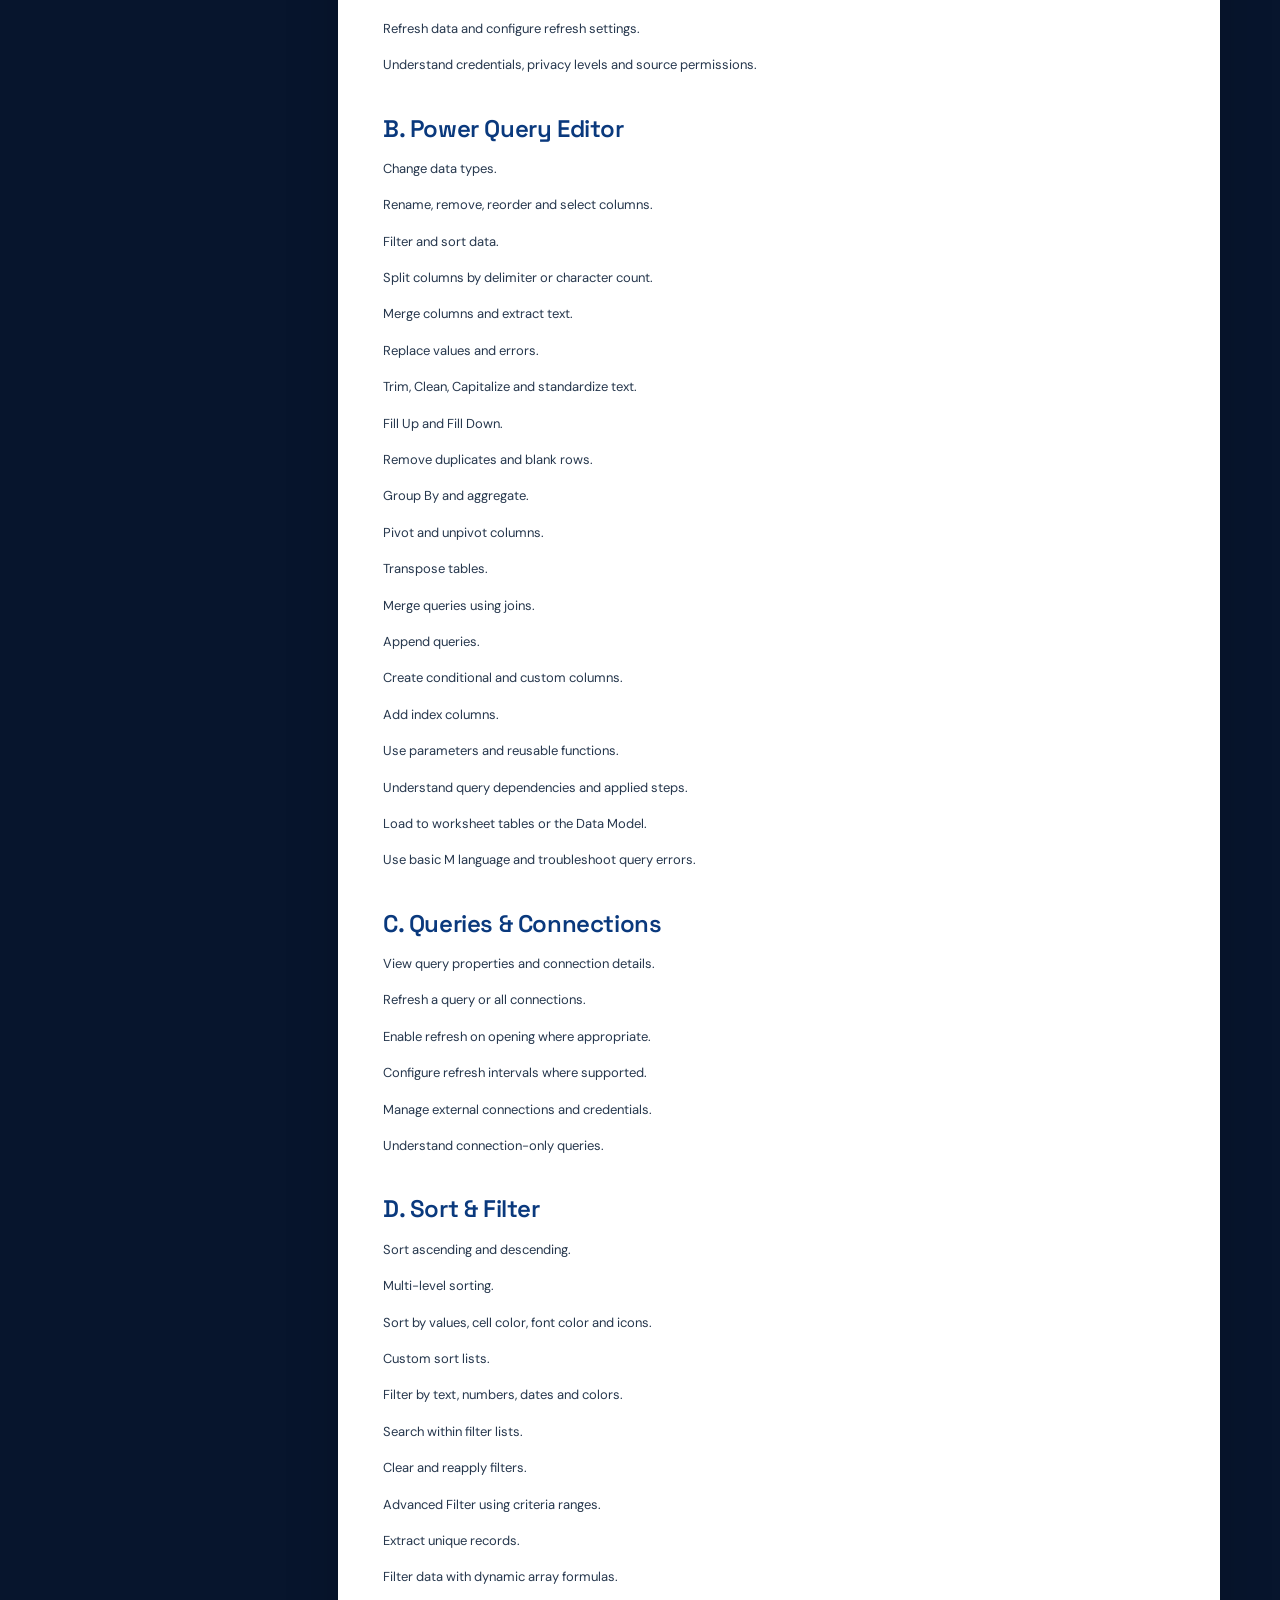
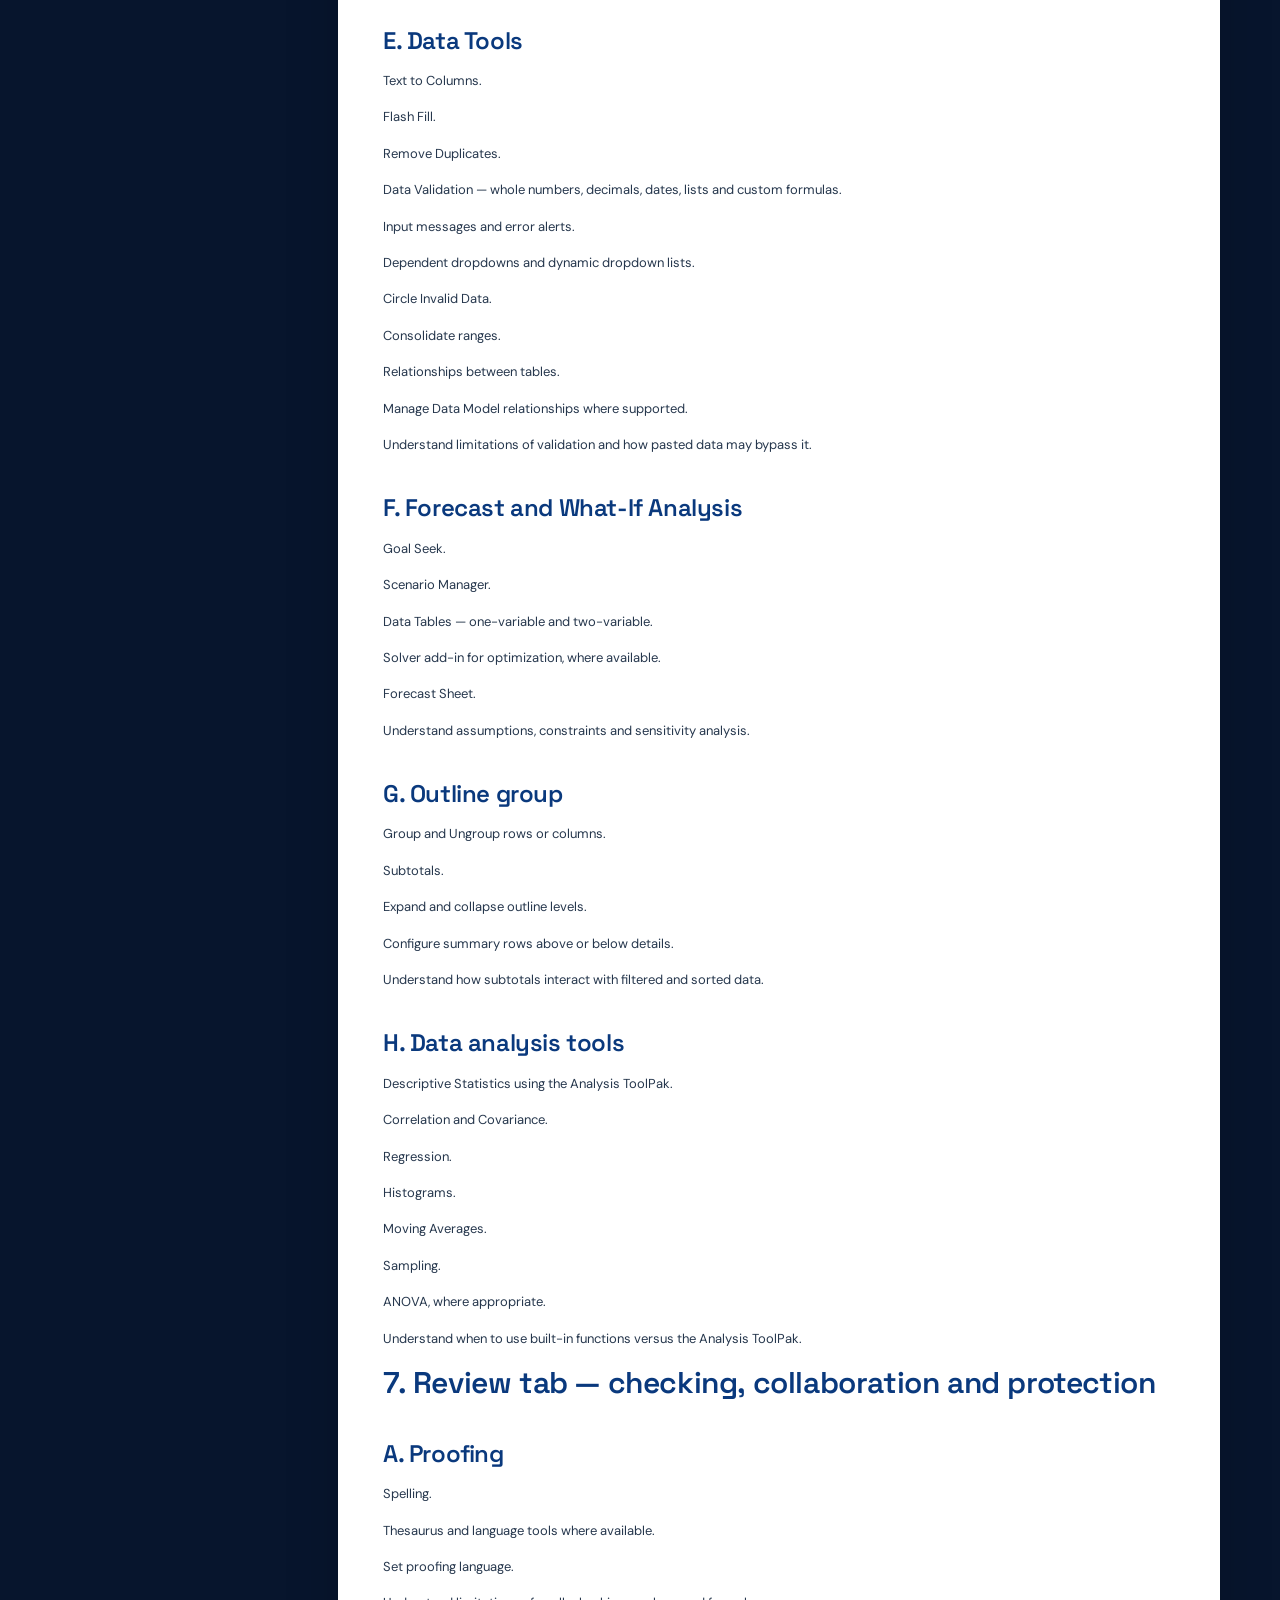
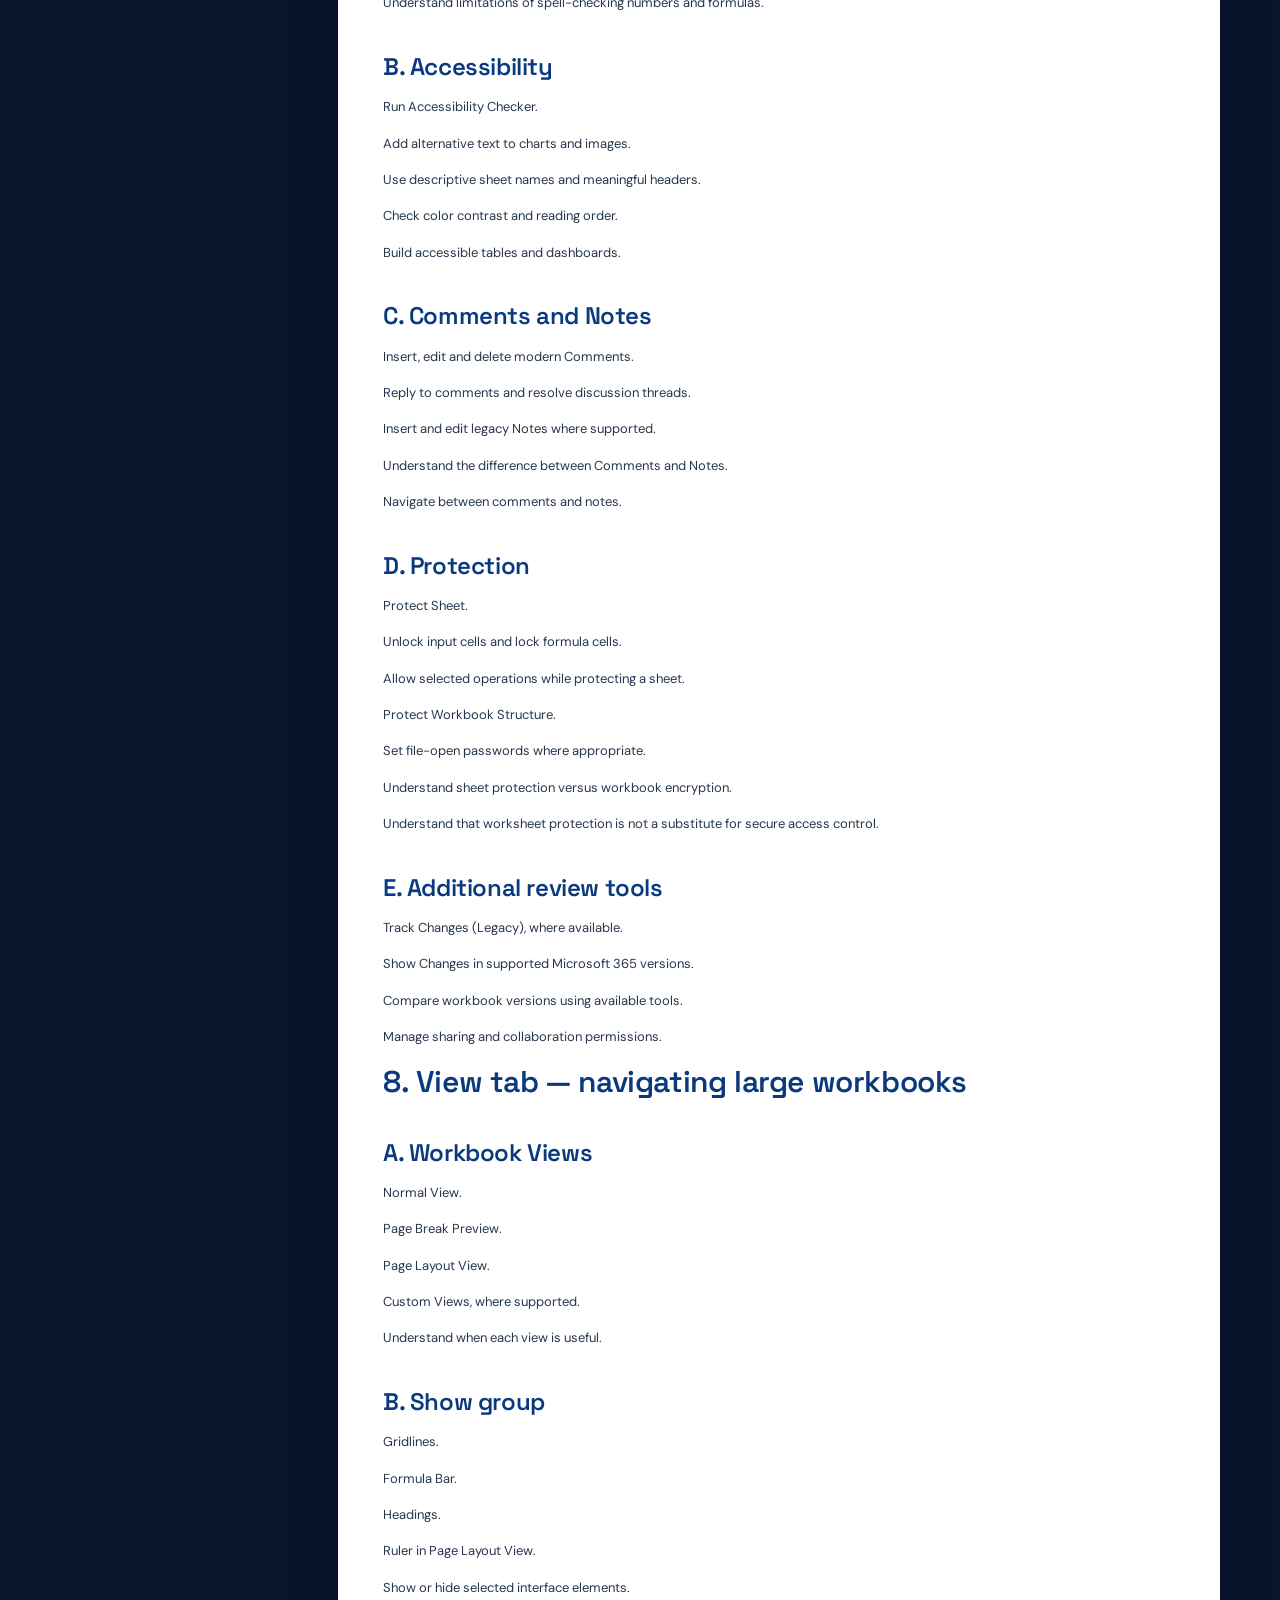
<file: courses/excel.html>
<!doctype html>
<html lang="en"><head><meta charset="utf-8"><meta name="viewport" content="width=device-width,initial-scale=1"><title>Microsoft Excel Syllabus | EDVENT</title><meta name="description" content="Build spreadsheet skills from workbook fundamentals through formulas, data analysis, automation and practical projects. Explore the syllabus and download the EDVENT course document."><meta name="theme-color" content="#08275b"><link rel="canonical" href="https://edventindia.com/courses/excel.html"><link rel="stylesheet" href="../styles.css"><link rel="icon" href="../assets/favicon.svg" type="image/svg+xml"><script src="../script.js" defer></script></head>
<body><a class="skip-link" href="#main">Skip to content</a><header class="site-header"><div class="container nav-wrap"><a class="brand" href="../index.html"><img src="../assets/edvent-logo.png" alt="EDVENT — Computer & Technology Institute" class="brand-logo"><span class="brand-copy"><strong>EDVENT</strong><small>COMPUTER & TECHNOLOGY INSTITUTE</small></span></a><button class="menu-toggle" type="button" aria-expanded="false" aria-controls="primary-nav" aria-label="Open navigation"><span></span><span></span></button><nav id="primary-nav" class="primary-nav"><a href="../index.html#courses">All courses</a><a href="../index.html#about">Why EDVENT</a><a href="../index.html#admissions">Admissions</a><a class="btn btn-small btn-primary" href="../index.html#admissions">Enquire now ↗</a></nav></div></header>
<main id="main"><section class="course-hero"><div class="container"><div class="eyebrow">OFFICE &amp; PRODUCTIVITY · EDVENT SYLLABUS</div><h1>Microsoft Excel</h1><p>Build spreadsheet skills from workbook fundamentals through formulas, data analysis, automation and practical projects.</p><div class="hero-actions"><a class="btn btn-primary" href="../downloads/excel-syllabus.docx" download>Download syllabus <span>↓</span></a><a class="btn btn-ghost" href="../index.html#admissions">Enquire about this course ↗</a></div><p class="syllabus-note">The syllabus below is transcribed from the uploaded course document. Download the original Word file for its original formatting and embedded visuals.</p></div></section><section class="section syllabus-section"><div class="container"><div class="syllabus-layout"><aside class="syllabus-sidebar"><h2>On this page</h2><p>Use your browser's Find command to locate a topic, or read the syllabus from top to bottom.</p><a class="btn btn-primary download-wide" href="../downloads/excel-syllabus.docx" download>Download .docx ↓</a><a class="text-link" href="../index.html#courses">← Browse all courses</a></aside><article class="syllabus-content"><p>Microsoft Excel — Complete In-Depth Master Syllabus</p>
<p>This syllabus is designed to take you from absolute beginner to advanced Excel user, covering the Ribbon tabs, command groups, formulas, data analysis, dashboards, automation, and professional workflows.</p>
<p>It follows the desktop version of Microsoft Excel, primarily Excel for Windows with Microsoft 365. Excel for Mac, Excel for the web, and older perpetual versions may have different menus or feature availability.</p>
<h1>Complete learning roadmap</h1>
<h2>Excel Fundamentals</h2>
<p>Workbook structure, cells, ranges, data types and navigation</p>
<h2>Home</h2>
<p>Formatting, clipboard, alignment, number formats and editing</p>
<h2>Insert</h2>
<p>Tables, PivotTables, charts, illustrations and links</p>
<h2>Page Layout</h2>
<p>Printing, themes, margins, scaling and page setup</p>
<h2>Formulas</h2>
<p>References, operators, calculation order and formula auditing</p>
<h2>Data</h2>
<p>Sort, filter, validation, remove duplicates and Power Query</p>
<h2>Review</h2>
<p>Comments, notes, protection, spelling and accessibility</p>
<h2>View</h2>
<p>Freeze panes, workbook views, zoom, windows and navigation</p>
<h2>Advanced Excel</h2>
<p>Dynamic arrays, advanced formulas, PivotTables, Power Pivot and DAX</p>
<h2>Automate</h2>
<p>Macros, VBA, Office Scripts and reusable workflows</p>
<h2>Professional Projects</h2>
<p>Reports, financial models, dashboards and business analysis</p>
<p>Excel mastery involves more than learning Ribbon commands. You should be able to clean raw data, build reliable formulas, summarize information, communicate findings, and automate repetitive work.</p>
<h1>Part 1 — Learn every Excel Ribbon tab</h1>
<h1>1. File tab — workbook and file management</h1>
<p>New — Create blank workbooks and use templates.</p>
<p>Open — Open recent workbooks, browse folders and access cloud files.</p>
<p>Info — View workbook properties, protect workbooks, inspect files and manage versions where supported.</p>
<p>Save — Save workbook changes.</p>
<p>Save As — Save under a new name, location or format.</p>
<p>Save a Copy — Create another copy without replacing the original, where available.</p>
<p>Print — Select printer, pages, copies, orientation, paper size and print scaling.</p>
<p>Share — Share workbooks and collaborate using supported cloud services.</p>
<p>Export — Create PDF or other supported output files.</p>
<p>Account — Manage account information, connected services and Office product details.</p>
<p>Options — Configure formulas, calculation, proofing, language, save settings, add-ins and Ribbon customization.</p>
<p>Feedback — Submit feedback when available.</p>
<p>Close — Close the current workbook.</p>
<p>Version History — View or restore earlier versions where supported.</p>
<h1>2. Home tab — editing, formatting and basic operations</h1>
<h2>A. Clipboard group</h2>
<p>Cut, Copy and Paste.</p>
<p>Paste Special — values, formulas, formats, validation, transpose and operations.</p>
<p>Paste Options and source/destination formatting.</p>
<p>Format Painter.</p>
<p>Clipboard pane and multiple copied items.</p>
<p>Copy and move worksheets or cell ranges.</p>
<p>Transpose rows into columns and vice versa.</p>
<h2>B. Font group</h2>
<p>Font family, font size, increase/decrease font size.</p>
<p>Bold, Italic and Underline.</p>
<p>Double underline, where available.</p>
<p>Font Color.</p>
<p>Fill Color.</p>
<p>Cell Borders and custom border styles.</p>
<p>Format Cells dialog — font, border, fill and protection settings.</p>
<p>Clear formatting separately from clearing contents.</p>
<p>Use theme colors consistently.</p>
<h2>C. Alignment group</h2>
<p>Left, Center and Right alignment.</p>
<p>Top, Middle and Bottom alignment.</p>
<p>Orientation and rotated text.</p>
<p>Wrap Text.</p>
<p>Merge &amp; Center.</p>
<p>Merge Across and Merge Cells.</p>
<p>Unmerge Cells.</p>
<p>Increase and Decrease Indent.</p>
<p>Horizontal and vertical alignment settings.</p>
<p>Shrink to Fit.</p>
<p>Text direction and alignment options where available.</p>
<h2>D. Number group</h2>
<p>General, Number and Decimal Places.</p>
<p>Currency and Accounting formats.</p>
<p>Percentage.</p>
<p>Date and Time formats.</p>
<p>Fraction and Scientific formats.</p>
<p>Text format.</p>
<p>Thousands separators.</p>
<p>Increase/Decrease Decimal.</p>
<p>Custom Number Formats.</p>
<p>Negative numbers, zero display and conditional format sections.</p>
<p>Understand why Excel stores dates as serial numbers.</p>
<p>Distinguish numbers stored as text from actual numeric values.</p>
<h2>E. Styles group</h2>
<p>Conditional Formatting.</p>
<p>Highlight Cells Rules.</p>
<p>Top/Bottom Rules.</p>
<p>Data Bars.</p>
<p>Color Scales.</p>
<p>Icon Sets.</p>
<p>Create, edit and delete conditional formatting rules.</p>
<p>Manage rule priority and Stop If True.</p>
<p>Use formulas in conditional formatting.</p>
<p>Format as Table.</p>
<p>Table styles and banded rows.</p>
<p>Cell Styles.</p>
<p>Create custom styles.</p>
<h2>F. Cells group</h2>
<p>Insert cells, rows, columns and worksheets.</p>
<p>Delete cells, rows, columns and worksheets.</p>
<p>Adjust row height and column width.</p>
<p>AutoFit row height and column width.</p>
<p>Hide and unhide rows, columns and sheets.</p>
<p>Rename, move and copy worksheets.</p>
<p>Change worksheet tab color.</p>
<p>Format Cells and worksheet properties.</p>
<p>Set default row/column dimensions where supported.</p>
<h2>G. Editing group</h2>
<p>AutoSum — SUM, AVERAGE, COUNT, MAX and MIN.</p>
<p>Fill Series, Fill Down, Fill Right and Flash Fill.</p>
<p>Clear All, Clear Formats, Clear Contents and Clear Comments/Notes as appropriate.</p>
<p>Sort and Filter.</p>
<p>Find and Replace.</p>
<p>Go To and Go To Special.</p>
<p>Select blanks, constants, formulas, visible cells and objects.</p>
<p>Remove duplicates.</p>
<p>Use AutoFill handles and custom series.</p>
<p>Understand relative, absolute and mixed references while filling formulas.</p>
<h2>H. Additional Home commands</h2>
<p>Analyze Data, where available.</p>
<p>Office add-ins and editor-related commands where supported.</p>
<p>Understand contextual commands that appear when selecting a table, chart or other object.</p>
<h1>3. Insert tab — tables, charts and visual elements</h1>
<h2>A. Tables group</h2>
<p>Create a structured Excel Table.</p>
<p>Specify whether the data has headers.</p>
<p>Name tables and use structured references.</p>
<p>Add a Total Row.</p>
<p>Apply table styles and banded rows.</p>
<p>Convert a table back to a normal range.</p>
<p>Insert a PivotTable.</p>
<p>Insert a PivotChart.</p>
<p>Choose data sources and configure PivotTable destinations.</p>
<p>Create a PivotTable from the Data Model where supported.</p>
<h2>B. Illustrations group</h2>
<p>Pictures from device and online sources where available.</p>
<p>Shapes — arrows, lines, rectangles, callouts and connectors.</p>
<p>Icons and stock images where supported.</p>
<p>SmartArt diagrams.</p>
<p>Screenshot and screen clipping where available.</p>
<p>Resize, crop, rotate and position images.</p>
<p>Align, group, ungroup and layer objects.</p>
<p>Add alternative text to visuals.</p>
<p>Use shapes to create dashboard navigation and indicators.</p>
<h2>C. Charts group</h2>
<p>Recommended Charts.</p>
<p>Column and Bar charts.</p>
<p>Line and Area charts.</p>
<p>Pie and Doughnut charts.</p>
<p>Scatter (XY) and Bubble charts.</p>
<p>Histogram, Pareto, Box &amp; Whisker and Waterfall charts where supported.</p>
<p>Funnel, Treemap, Sunburst and Map charts where supported.</p>
<p>Stock and Surface charts.</p>
<p>Combo charts and secondary axes.</p>
<p>Sparklines — Line, Column and Win/Loss.</p>
<p>Choose an appropriate chart type for the data.</p>
<p>Create dynamic charts from tables and named ranges.</p>
<h2>D. Links and Text</h2>
<p>Hyperlinks to websites, files, email addresses and workbook locations.</p>
<p>Edit and remove hyperlinks.</p>
<p>Insert Text Box and WordArt.</p>
<p>Insert Header and Footer.</p>
<p>Insert Symbol and special characters.</p>
<p>Insert Equation where supported.</p>
<p>Insert Object — embed or link supported files.</p>
<p>Insert Date, Time and other text elements where available.</p>
<h2>E. Advanced visual content</h2>
<p>Form controls and interactive elements where supported.</p>
<p>Checkboxes in supported Microsoft 365 versions.</p>
<p>Use images and shapes without damaging cell alignment.</p>
<p>Understand the difference between objects placed over cells and content stored in cells.</p>
<h1>4. Page Layout tab — print and workbook appearance</h1>
<h2>A. Themes group</h2>
<p>Apply workbook Themes.</p>
<p>Change Theme Colors.</p>
<p>Change Theme Fonts.</p>
<p>Apply Theme Effects.</p>
<p>Create consistent formatting across sheets.</p>
<h2>B. Page Setup group</h2>
<p>Margins — Normal, Wide, Narrow and custom.</p>
<p>Orientation — Portrait and Landscape.</p>
<p>Paper Size — A4, Letter, Legal and supported custom sizes.</p>
<p>Print Area — set, clear and modify.</p>
<p>Print Titles — repeat header rows and columns on every printed page.</p>
<p>Page Breaks — insert, remove and reset.</p>
<p>Page Background where supported.</p>
<p>Print Gridlines.</p>
<p>Print Row and Column Headings.</p>
<p>Set print order.</p>
<p>Set first page number.</p>
<p>Configure header/footer margins and scaling.</p>
<h2>C. Scale to Fit group</h2>
<p>Fit all columns on one page.</p>
<p>Fit all rows on one page.</p>
<p>Fit the entire sheet on one page.</p>
<p>Set a fixed print width or height.</p>
<p>Understand how scaling affects readability.</p>
<h2>D. Sheet Options group</h2>
<p>Show or hide gridlines.</p>
<p>Show or hide row and column headings.</p>
<p>Configure gridline printing separately from on-screen display.</p>
<h2>E. Arrange group</h2>
<p>Bring Forward and Send Backward.</p>
<p>Selection Pane.</p>
<p>Align and distribute objects.</p>
<p>Group and ungroup shapes.</p>
<p>Rotate objects.</p>
<p>Align objects to cells or the worksheet area where supported.</p>
<h1>5. Formulas tab — the core of Excel</h1>
<h2>A. Function Library</h2>
<p>Insert Function dialog and Function Arguments.</p>
<p>AutoSum.</p>
<p>Recently Used and Financial functions.</p>
<p>Logical functions.</p>
<p>Text functions.</p>
<p>Date &amp; Time functions.</p>
<p>Lookup &amp; Reference functions.</p>
<p>Math &amp; Trig functions.</p>
<p>Statistical functions.</p>
<p>Engineering, Information, Database and other function categories.</p>
<p>Understand function syntax, required arguments, optional arguments and nested formulas.</p>
<h2>B. Defined Names group</h2>
<p>Define Name.</p>
<p>Name Manager.</p>
<p>Create named ranges and named formulas.</p>
<p>Use workbook-level and worksheet-level scope.</p>
<p>Edit, delete and troubleshoot names.</p>
<p>Use names in formulas, charts, data validation and conditional formatting.</p>
<p>Understand relative and absolute references in named formulas.</p>
<h2>C. Formula Auditing group</h2>
<p>Trace Precedents.</p>
<p>Trace Dependents.</p>
<p>Remove arrows.</p>
<p>Show Formulas.</p>
<p>Error Checking.</p>
<p>Evaluate Formula.</p>
<p>Watch Window.</p>
<p>Identify circular references.</p>
<p>Use error indicators and formula auditing tools to troubleshoot results.</p>
<h2>D. Calculation group</h2>
<p>Automatic and Manual calculation.</p>
<p>Calculate Now.</p>
<p>Calculate Sheet.</p>
<p>Understand volatile functions and recalculation.</p>
<p>Manage iterative calculation for intentional circular references.</p>
<p>Diagnose slow workbooks and excessive recalculation.</p>
<h1>6. Data tab — data management, cleaning and analysis</h1>
<h2>A. Get &amp; Transform Data</h2>
<p>Get Data from files, Excel workbooks, text/CSV, folders and supported databases.</p>
<p>Import from web sources where available and authorized.</p>
<p>Connect to Power Query data sources.</p>
<p>Use From Table/Range.</p>
<p>Combine multiple files from a folder.</p>
<p>Manage existing queries and connections.</p>
<p>Refresh data and configure refresh settings.</p>
<p>Understand credentials, privacy levels and source permissions.</p>
<h2>B. Power Query Editor</h2>
<p>Change data types.</p>
<p>Rename, remove, reorder and select columns.</p>
<p>Filter and sort data.</p>
<p>Split columns by delimiter or character count.</p>
<p>Merge columns and extract text.</p>
<p>Replace values and errors.</p>
<p>Trim, Clean, Capitalize and standardize text.</p>
<p>Fill Up and Fill Down.</p>
<p>Remove duplicates and blank rows.</p>
<p>Group By and aggregate.</p>
<p>Pivot and unpivot columns.</p>
<p>Transpose tables.</p>
<p>Merge queries using joins.</p>
<p>Append queries.</p>
<p>Create conditional and custom columns.</p>
<p>Add index columns.</p>
<p>Use parameters and reusable functions.</p>
<p>Understand query dependencies and applied steps.</p>
<p>Load to worksheet tables or the Data Model.</p>
<p>Use basic M language and troubleshoot query errors.</p>
<h2>C. Queries &amp; Connections</h2>
<p>View query properties and connection details.</p>
<p>Refresh a query or all connections.</p>
<p>Enable refresh on opening where appropriate.</p>
<p>Configure refresh intervals where supported.</p>
<p>Manage external connections and credentials.</p>
<p>Understand connection-only queries.</p>
<h2>D. Sort &amp; Filter</h2>
<p>Sort ascending and descending.</p>
<p>Multi-level sorting.</p>
<p>Sort by values, cell color, font color and icons.</p>
<p>Custom sort lists.</p>
<p>Filter by text, numbers, dates and colors.</p>
<p>Search within filter lists.</p>
<p>Clear and reapply filters.</p>
<p>Advanced Filter using criteria ranges.</p>
<p>Extract unique records.</p>
<p>Filter data with dynamic array formulas.</p>
<h2>E. Data Tools</h2>
<p>Text to Columns.</p>
<p>Flash Fill.</p>
<p>Remove Duplicates.</p>
<p>Data Validation — whole numbers, decimals, dates, lists and custom formulas.</p>
<p>Input messages and error alerts.</p>
<p>Dependent dropdowns and dynamic dropdown lists.</p>
<p>Circle Invalid Data.</p>
<p>Consolidate ranges.</p>
<p>Relationships between tables.</p>
<p>Manage Data Model relationships where supported.</p>
<p>Understand limitations of validation and how pasted data may bypass it.</p>
<h2>F. Forecast and What-If Analysis</h2>
<p>Goal Seek.</p>
<p>Scenario Manager.</p>
<p>Data Tables — one-variable and two-variable.</p>
<p>Solver add-in for optimization, where available.</p>
<p>Forecast Sheet.</p>
<p>Understand assumptions, constraints and sensitivity analysis.</p>
<h2>G. Outline group</h2>
<p>Group and Ungroup rows or columns.</p>
<p>Subtotals.</p>
<p>Expand and collapse outline levels.</p>
<p>Configure summary rows above or below details.</p>
<p>Understand how subtotals interact with filtered and sorted data.</p>
<h2>H. Data analysis tools</h2>
<p>Descriptive Statistics using the Analysis ToolPak.</p>
<p>Correlation and Covariance.</p>
<p>Regression.</p>
<p>Histograms.</p>
<p>Moving Averages.</p>
<p>Sampling.</p>
<p>ANOVA, where appropriate.</p>
<p>Understand when to use built-in functions versus the Analysis ToolPak.</p>
<h1>7. Review tab — checking, collaboration and protection</h1>
<h2>A. Proofing</h2>
<p>Spelling.</p>
<p>Thesaurus and language tools where available.</p>
<p>Set proofing language.</p>
<p>Understand limitations of spell-checking numbers and formulas.</p>
<h2>B. Accessibility</h2>
<p>Run Accessibility Checker.</p>
<p>Add alternative text to charts and images.</p>
<p>Use descriptive sheet names and meaningful headers.</p>
<p>Check color contrast and reading order.</p>
<p>Build accessible tables and dashboards.</p>
<h2>C. Comments and Notes</h2>
<p>Insert, edit and delete modern Comments.</p>
<p>Reply to comments and resolve discussion threads.</p>
<p>Insert and edit legacy Notes where supported.</p>
<p>Understand the difference between Comments and Notes.</p>
<p>Navigate between comments and notes.</p>
<h2>D. Protection</h2>
<p>Protect Sheet.</p>
<p>Unlock input cells and lock formula cells.</p>
<p>Allow selected operations while protecting a sheet.</p>
<p>Protect Workbook Structure.</p>
<p>Set file-open passwords where appropriate.</p>
<p>Understand sheet protection versus workbook encryption.</p>
<p>Understand that worksheet protection is not a substitute for secure access control.</p>
<h2>E. Additional review tools</h2>
<p>Track Changes (Legacy), where available.</p>
<p>Show Changes in supported Microsoft 365 versions.</p>
<p>Compare workbook versions using available tools.</p>
<p>Manage sharing and collaboration permissions.</p>
<h1>8. View tab — navigating large workbooks</h1>
<h2>A. Workbook Views</h2>
<p>Normal View.</p>
<p>Page Break Preview.</p>
<p>Page Layout View.</p>
<p>Custom Views, where supported.</p>
<p>Understand when each view is useful.</p>
<h2>B. Show group</h2>
<p>Gridlines.</p>
<p>Formula Bar.</p>
<p>Headings.</p>
<p>Ruler in Page Layout View.</p>
<p>Show or hide selected interface elements.</p>
<h2>C. Zoom group</h2>
<p>Zoom dialog.</p>
<p>Zoom to Selection.</p>
<p>100% zoom.</p>
<p>Fit the worksheet to the screen.</p>
<p>Adjust zoom for large tables and dashboards.</p>
<h2>D. Window group</h2>
<p>New Window.</p>
<p>Arrange All.</p>
<p>Freeze Panes.</p>
<p>Freeze Top Row.</p>
<p>Freeze First Column.</p>
<p>Split worksheet windows.</p>
<p>Hide and Unhide workbook windows.</p>
<p>View Side by Side.</p>
<p>Synchronous Scrolling.</p>
<p>Reset Window Position.</p>
<p>Switch Windows.</p>
<p>Open the same workbook in multiple windows.</p>
<h2>E. Navigation and sheet management</h2>
<p>Navigate between worksheets.</p>
<p>Use Name Box to jump to a cell or named range.</p>
<p>Navigate with Go To and Go To Special.</p>
<p>Use keyboard navigation for large datasets.</p>
<p>Understand active cells, selected ranges and multiple selections.</p>
<h2>F. Macros group</h2>
<p>View available macros.</p>
<p>Run a macro.</p>
<p>Record a macro, where supported.</p>
<p>Assign macros to buttons or the Quick Access Toolbar.</p>
<h1>9. Automate tab — modern Excel automation</h1>
<p>Availability and commands depend on your Microsoft 365 plan, tenant settings and Excel platform.</p>
<h2>A. Office Scripts</h2>
<p>Create a new script.</p>
<p>Record actions with the Action Recorder.</p>
<p>Open and edit scripts in the Code Editor.</p>
<p>Understand TypeScript basics.</p>
<p>Use workbook, worksheet, range and table objects.</p>
<p>Read and write cell values and formats.</p>
<p>Create tables and apply formatting.</p>
<p>Sort and filter data programmatically.</p>
<p>Automate repetitive report preparation.</p>
<p>Run scripts manually and through supported workflows.</p>
<p>Use scripts with Power Automate where licensed and configured.</p>
<p>Handle errors and validate script results.</p>
<h2>B. VBA versus Office Scripts</h2>
<p>Understand VBA macros for desktop automation.</p>
<p>Understand Office Scripts for supported Microsoft 365 automation.</p>
<p>Know that VBA does not run in Excel for the web.</p>
<p>Know when to use formulas, Power Query, VBA or Office Scripts.</p>
<p>Understand security restrictions, macro-enabled files and organizational policies.</p>
<h1>10. Help tab — learning and support</h1>
<p>Search Excel commands and features.</p>
<p>Access Excel Help and training.</p>
<p>Find keyboard shortcuts and command instructions.</p>
<p>Check feature availability in your installed version.</p>
<p>Contact support where available.</p>
<p>Submit product feedback.</p>
<h1>11. Developer tab — controls, macros and programming</h1>
<p>Enable it from Excel Options → Customize Ribbon if hidden.</p>
<h2>A. Code group</h2>
<p>Visual Basic Editor.</p>
<p>Record Macro.</p>
<p>Use Relative References while recording.</p>
<p>Run, edit and delete macros.</p>
<p>Assign macros to shapes and buttons.</p>
<p>Use the Macro dialog and keyboard shortcuts.</p>
<p>Debug VBA using breakpoints, stepping and the Immediate Window.</p>
<p>Understand modules, procedures, variables, loops, conditions and functions.</p>
<p>Work with the Excel object model: Application, Workbook, Worksheet, Range and ListObject.</p>
<p>Handle errors and avoid unintended changes to source files.</p>
<p>Save macro-enabled workbooks as .xlsm.</p>
<h2>B. Add-ins group</h2>
<p>Manage Excel add-ins.</p>
<p>Enable the Analysis ToolPak.</p>
<p>Enable Solver.</p>
<p>Manage COM add-ins where supported.</p>
<p>Understand add-in permissions and compatibility.</p>
<h2>C. Controls group</h2>
<p>Insert Form Controls — buttons, checkboxes, option buttons and list boxes.</p>
<p>Insert ActiveX Controls where supported.</p>
<p>Assign macros to controls.</p>
<p>Configure control properties.</p>
<p>Link controls to worksheet cells.</p>
<p>Create interactive input forms.</p>
<p>Understand compatibility differences between Form Controls and ActiveX.</p>
<h2>D. XML group</h2>
<p>Import and export XML data where supported.</p>
<p>Understand XML maps and schema concepts.</p>
<p>Connect structured XML data to worksheet cells.</p>
<p>Understand when Power Query is a better alternative.</p>
<h1>12. Draw tab — ink and annotations</h1>
<p>Pens, pencils and highlighters.</p>
<p>Customize pen colors and thickness.</p>
<p>Eraser tools.</p>
<p>Lasso Select.</p>
<p>Draw with Touch.</p>
<p>Select and move ink annotations.</p>
<p>Use handwriting tools on supported devices.</p>
<p>Annotate worksheets without changing the underlying cell values.</p>
<h1>13. Contextual Ribbon tabs — essential advanced topics</h1>
<p>These tabs appear when you select specific objects. They are frequently overlooked in a basic Excel course.</p>
<h2>A. Table Design</h2>
<p>Table Name.</p>
<p>Resize Table.</p>
<p>Summarize with PivotTable.</p>
<p>Remove Duplicates.</p>
<p>Convert to Range.</p>
<p>Insert Slicer where supported.</p>
<p>Header Row, Total Row, First Column and Last Column.</p>
<p>Banded Rows and Banded Columns.</p>
<p>Table Styles and style options.</p>
<p>Understand structured references in formulas.</p>
<h2>B. PivotTable Analyze</h2>
<p>Change data source.</p>
<p>Refresh and Refresh All.</p>
<p>Clear filters and select fields/items.</p>
<p>Insert, remove and manage slicers.</p>
<p>Insert Timeline for date fields.</p>
<p>Group and ungroup dates or numeric ranges.</p>
<p>Calculated Fields and Calculated Items where supported.</p>
<p>Show Details and drill down to source records.</p>
<p>Field List and field settings.</p>
<p>PivotTable Options and data retention settings.</p>
<h2>C. PivotTable Design</h2>
<p>Subtotals and Grand Totals.</p>
<p>Report Layout — Compact, Outline and Tabular.</p>
<p>Repeat All Item Labels.</p>
<p>Blank Rows and empty-cell display.</p>
<p>PivotTable Styles.</p>
<p>Banded rows and columns.</p>
<p>Preserve formatting on refresh.</p>
<h2>D. Chart Design and Format</h2>
<p>Add Chart Element.</p>
<p>Quick Layout and Chart Styles.</p>
<p>Change Colors.</p>
<p>Switch Row/Column.</p>
<p>Select Data and Edit Series.</p>
<p>Change Chart Type.</p>
<p>Combo charts and secondary axes.</p>
<p>Chart titles, legends, data labels and error bars.</p>
<p>Format axes, gridlines, plot area and chart area.</p>
<p>Trendlines, equations and R-squared values where appropriate.</p>
<p>Chart filters and alternative text where supported.</p>
<h2>E. Shape Format / Picture Format</h2>
<p>Shape Fill, Outline and Effects.</p>
<p>Picture Crop, Corrections and Color.</p>
<p>Height, Width and rotation.</p>
<p>Align, Group, Order and Selection Pane.</p>
<p>Hyperlinks on shapes.</p>
<p>Use shapes as dashboard navigation buttons.</p>
<h2>F. Slicer and Timeline tabs</h2>
<p>Change slicer styles and settings.</p>
<p>Configure columns and button sizes.</p>
<p>Connect one slicer to multiple PivotTables where compatible.</p>
<p>Clear filters and manage selections.</p>
<p>Set timeline levels and date ranges.</p>
<p>Use slicers to filter interactive dashboards.</p>
<h2>G. Power Query Editor contextual tools</h2>
<p>Home — close/load, refresh preview, manage parameters and data sources.</p>
<p>Transform — data types, text cleaning, split/merge, pivot/unpivot and grouping.</p>
<p>Add Column — custom, conditional, index and examples-based columns.</p>
<p>View — query dependencies, formula bar, advanced editor and data preview options.</p>
<p>Understand Applied Steps and the M formula language.</p>
<h1>Part 2 — Master every major Excel formula category</h1>
<p>Learning the Ribbon alone is not enough. Formulas are one of the most important parts of Excel, so study these categories systematically. Learn the purpose, syntax, edge cases and practical use of each function.</p>
<h1>14. Formula foundations</h1>
<p>Formula syntax and the equal sign.</p>
<p>Arithmetic, comparison, text concatenation and reference operators.</p>
<p>Order of operations and parentheses.</p>
<p>Relative references: A1.</p>
<p>Absolute references: $A$1.</p>
<p>Mixed references: $A1 and A$1.</p>
<p>Cross-sheet references.</p>
<p>Cross-workbook references.</p>
<p>Range references and named ranges.</p>
<p>Structured references in Excel Tables.</p>
<p>Spill ranges and the # operator.</p>
<p>Implicit intersection and the @ operator.</p>
<p>Array formulas and dynamic arrays.</p>
<p>Formula copying, filling and auditing.</p>
<p>Error handling and calculation settings.</p>
<h1>15. Essential functions — learn in this order</h1>
<h2>A. Basic math and aggregation</h2>
<p>SUM, PRODUCT, SUBTOTAL, AGGREGATE.</p>
<p>SUMIF, SUMIFS.</p>
<p>COUNT, COUNTA, COUNTBLANK.</p>
<p>COUNTIF, COUNTIFS.</p>
<p>AVERAGE, AVERAGEIF, AVERAGEIFS.</p>
<p>MIN, MAX, MINIFS, MAXIFS.</p>
<p>ABS, SIGN, MOD, QUOTIENT.</p>
<p>ROUND, ROUNDUP, ROUNDDOWN, MROUND.</p>
<p>INT, TRUNC, CEILING.MATH, FLOOR.MATH.</p>
<p>RAND, RANDBETWEEN.</p>
<h2>B. Logical functions</h2>
<p>IF, nested IF.</p>
<p>IFS, SWITCH.</p>
<p>AND, OR, NOT, XOR.</p>
<p>IFERROR, IFNA.</p>
<p>TRUE, FALSE.</p>
<p>Combine logical tests with SUMIFS, COUNTIFS and conditional formatting.</p>
<h2>C. Text functions</h2>
<p>LEFT, RIGHT, MID.</p>
<p>LEN, TRIM, CLEAN.</p>
<p>UPPER, LOWER, PROPER.</p>
<p>FIND, SEARCH.</p>
<p>REPLACE, SUBSTITUTE.</p>
<p>CONCAT, CONCATENATE, TEXTJOIN.</p>
<p>TEXT, VALUE, NUMBERVALUE.</p>
<p>EXACT, REPT, CHAR, CODE, UNICHAR, UNICODE.</p>
<p>TEXTBEFORE, TEXTAFTER, TEXTSPLIT.</p>
<p>REGEXTEST, REGEXEXTRACT, REGEXREPLACE where supported.</p>
<h2>D. Date and time functions</h2>
<p>TODAY, NOW.</p>
<p>DATE, TIME, YEAR, MONTH, DAY.</p>
<p>HOUR, MINUTE, SECOND.</p>
<p>WEEKDAY, WEEKNUM, ISOWEEKNUM.</p>
<p>EDATE, EOMONTH.</p>
<p>DATEDIF (supported legacy function).</p>
<p>DAYS, DAYS360.</p>
<p>WORKDAY, WORKDAY.INTL.</p>
<p>NETWORKDAYS, NETWORKDAYS.INTL.</p>
<p>YEARFRAC, DATEVALUE, TIMEVALUE.</p>
<p>Calculate age, tenure, deadlines, business days and month-end dates.</p>
<h2>E. Lookup and reference functions</h2>
<p>XLOOKUP, VLOOKUP, HLOOKUP.</p>
<p>INDEX, MATCH, XMATCH.</p>
<p>Two-way lookup using INDEX and MATCH.</p>
<p>Multi-criteria lookups.</p>
<p>Exact versus approximate matching.</p>
<p>CHOOSE, CHOOSECOLS, CHOOSEROWS.</p>
<p>ROW, ROWS, COLUMN, COLUMNS.</p>
<p>OFFSET, INDIRECT.</p>
<p>ADDRESS, FORMULATEXT.</p>
<p>HYPERLINK, TRANSPOSE.</p>
<p>TAKE, DROP, EXPAND, VSTACK, HSTACK where supported.</p>
<h2>F. Dynamic array functions</h2>
<p>FILTER.</p>
<p>SORT, SORTBY.</p>
<p>UNIQUE.</p>
<p>SEQUENCE.</p>
<p>RANDARRAY.</p>
<p>TOCOL, TOROW.</p>
<p>WRAPROWS, WRAPCOLS.</p>
<p>MAKEARRAY, CHOOSECOLS, CHOOSEROWS.</p>
<p>MAP, REDUCE, SCAN, BYROW, BYCOL.</p>
<p>LAMBDA, LET.</p>
<p>Understand spilled arrays, #SPILL!, dynamic references and array calculation.</p>
<h2>G. Statistical functions</h2>
<p>MEDIAN, MODE.SNGL.</p>
<p>LARGE, SMALL, RANK.EQ, RANK.AVG.</p>
<p>PERCENTILE.INC, QUARTILE.INC.</p>
<p>STDEV.S, STDEV.P.</p>
<p>VAR.S, VAR.P.</p>
<p>CORREL, COVARIANCE.S, COVARIANCE.P.</p>
<p>NORM.DIST, NORM.INV.</p>
<p>COUNTBLANK, FREQUENCY.</p>
<p>AVERAGE, AVERAGEA, GEOMEAN, HARMEAN.</p>
<p>SKEW, KURT, CONFIDENCE.NORM where relevant.</p>
<p>Understand sampling, distributions, outliers and correlation.</p>
<h2>H. Financial functions</h2>
<p>PMT, IPMT, PPMT.</p>
<p>PV, FV, NPV, XNPV.</p>
<p>IRR, XIRR, MIRR.</p>
<p>RATE, NPER.</p>
<p>SLN, DB, DDB, SYD.</p>
<p>EFFECT, NOMINAL.</p>
<p>Loan amortization schedules and EMI calculations.</p>
<p>Discounted cash flow, capital budgeting and depreciation.</p>
<h2>I. Information and error functions</h2>
<p>ISBLANK, ISNUMBER, ISTEXT.</p>
<p>ISLOGICAL, ISFORMULA.</p>
<p>ISERROR, ISERR, ISNA.</p>
<p>TYPE, N, NA, ERROR.TYPE.</p>
<p>CELL, INFO where supported.</p>
<p>Diagnose #N/A, #VALUE!, #REF!, #DIV/0!, #NAME?, #NUM! and #SPILL!.</p>
<h2>J. Database and advanced functions</h2>
<p>DSUM, DCOUNT, DCOUNTA.</p>
<p>DAVERAGE, DMAX, DMIN.</p>
<p>DGET, DPRODUCT, DSTDEV, DVAR.</p>
<p>GETPIVOTDATA.</p>
<p>SUBTOTAL and AGGREGATE with filtered data.</p>
<p>CUBE functions when working with supported OLAP/Data Model connections.</p>
<p>Engineering functions such as CONVERT, BIN2DEC and DEC2BIN where relevant.</p>
<h2>K. Advanced formula design</h2>
<p>Nested formulas and multi-condition logic.</p>
<p>Array formulas and dynamic arrays.</p>
<p>Multi-criteria aggregation.</p>
<p>Running totals and cumulative calculations.</p>
<p>Ranking and top-N reports.</p>
<p>Dynamic report generation.</p>
<p>Reusable custom functions with LAMBDA.</p>
<p>Use LET to name intermediate calculations.</p>
<p>Build formulas that remain robust when data grows.</p>
<p>Formula compatibility note: Functions such as XLOOKUP, TEXTSPLIT, VSTACK, MAP, LAMBDA and the REGEX functions are not available in every Excel version or update channel. Learn the equivalent approach for older versions when compatibility matters.</p>
<h1>Part 3 — Advanced Excel for professional work</h1>
<h1>16. PivotTables and Pivot Charts — data summarization</h1>
<p>Learn to turn thousands of rows into useful summaries without manually writing formulas for every category.</p>
<p>Understand the source data structure and clean column headers.</p>
<p>Create PivotTables from ranges and Excel Tables.</p>
<p>Add fields to Rows, Columns, Values and Filters.</p>
<p>Change aggregation from Sum to Count, Average, Max or Min.</p>
<p>Show Values As — % of Grand Total, % of Row Total, Difference From and Running Total.</p>
<p>Group dates into months, quarters and years.</p>
<p>Group numeric values into ranges.</p>
<p>Sort and filter PivotTable results.</p>
<p>Apply label filters and value filters.</p>
<p>Top 10 filters and report filters.</p>
<p>Create calculated fields and items where supported.</p>
<p>Configure subtotals and grand totals.</p>
<p>Display data in Compact, Outline and Tabular layouts.</p>
<p>Repeat item labels and control blank rows.</p>
<p>Drill down into source records.</p>
<p>Refresh PivotTables and change the source range.</p>
<p>Understand Pivot Cache and data retention.</p>
<p>Connect slicers and timelines to compatible PivotTables.</p>
<p>Create Pivot Charts.</p>
<p>Build interactive reports with multiple PivotTables.</p>
<p>Use the Data Model for larger or related datasets.</p>
<h1>17. Excel Tables and structured data</h1>
<p>Convert raw data into an Excel Table.</p>
<p>Use one header row and consistent data types.</p>
<p>Avoid merged cells in analytical datasets.</p>
<p>Use structured references such as Sales [Revenue].</p>
<p>Create calculated columns.</p>
<p>Use the Total Row.</p>
<p>Expand tables automatically when new rows are added.</p>
<p>Sort and filter without losing row relationships.</p>
<p>Remove duplicates using appropriate key columns.</p>
<p>Understand unique identifiers, primary keys and duplicate records.</p>
<p>Build formulas that automatically include new data.</p>
<p>Prepare source tables for PivotTables, Power Query and dashboards.</p>
<h1>18. Data cleaning and transformation</h1>
<p>This is a critical skill for reporting and data analyst work.</p>
<p>Identify blanks, duplicates and inconsistent entries.</p>
<p>Standardize names, dates, categories and spelling.</p>
<p>Clean extra spaces and non-printing characters.</p>
<p>Convert numbers stored as text.</p>
<p>Correct date and decimal separators.</p>
<p>Split combined fields into separate columns.</p>
<p>Combine multiple columns into one field.</p>
<p>Use Text to Columns and Flash Fill.</p>
<p>Find and replace inconsistent values.</p>
<p>Handle missing values appropriately.</p>
<p>Validate unique IDs and record counts.</p>
<p>Reconcile totals before and after transformation.</p>
<p>Use Power Query for repeatable cleaning.</p>
<p>Document transformation steps and data assumptions.</p>
<h1>19. Charts and data visualization</h1>
<p>Choose chart types based on the analytical question.</p>
<p>Format titles, axes, labels, legends and gridlines.</p>
<p>Use consistent number formats and units.</p>
<p>Avoid misleading axes and distorted comparisons.</p>
<p>Create combo charts with secondary axes when justified.</p>
<p>Use dynamic chart ranges and Excel Tables.</p>
<p>Build charts that respond to filters.</p>
<p>Create sparklines and conditional-formatting indicators.</p>
<p>Apply data labels and trendlines appropriately.</p>
<p>Use histograms for distributions.</p>
<p>Use scatter plots to examine relationships.</p>
<p>Create waterfall charts for changes in totals.</p>
<p>Create Pareto charts for prioritization.</p>
<p>Use box plots to compare distributions.</p>
<p>Understand chart accessibility and color contrast.</p>
<h1>20. Interactive dashboards</h1>
<p>Define the audience and business question.</p>
<p>Create a clean data model and calculation layer.</p>
<p>Calculate KPIs and performance indicators.</p>
<p>Build summary cards for revenue, cost, profit, growth and targets.</p>
<p>Create PivotTables and Pivot Charts.</p>
<p>Add slicers and timelines.</p>
<p>Connect compatible slicers across report components.</p>
<p>Use dropdowns and data validation for user inputs.</p>
<p>Use dynamic array formulas to generate report tables.</p>
<p>Use conditional formatting for status indicators.</p>
<p>Add navigation buttons and hyperlinks.</p>
<p>Design consistent spacing, typography and number formats.</p>
<p>Separate raw data, calculations and dashboard sheets.</p>
<p>Hide unnecessary gridlines where appropriate.</p>
<p>Protect formula cells while leaving inputs accessible.</p>
<p>Test filters, formulas, refresh behavior and print/export.</p>
<p>Check performance with large datasets.</p>
<h1>21. Power Pivot and the Excel Data Model</h1>
<p>Learn this after Tables, PivotTables and Power Query.</p>
<p>Understand the Excel Data Model.</p>
<p>Load tables into the Data Model.</p>
<p>Create relationships between tables.</p>
<p>Understand one-to-many and many-to-many relationships.</p>
<p>Learn primary keys, foreign keys and lookup tables.</p>
<p>Create a star schema with fact and dimension tables.</p>
<p>Build a calendar/date table.</p>
<p>Understand filter propagation and relationship direction.</p>
<p>Create calculated columns using DAX.</p>
<p>Create explicit measures.</p>
<p>Learn SUM, COUNTROWS, DISTINCTCOUNT, CALCULATE and FILTER in DAX.</p>
<p>Learn RELATED, SUMX, AVERAGEX, DIVIDE and time-intelligence functions.</p>
<p>Understand row context and filter context.</p>
<p>Compare DAX measures with ordinary worksheet formulas.</p>
<p>Create PivotTables using Data Model measures.</p>
<p>Diagnose incorrect relationships and totals.</p>
<p>Understand limitations and feature differences across Excel editions.</p>
<h1>22. What-If analysis and financial modelling</h1>
<p>Build assumptions and input cells separately from formulas.</p>
<p>Use Goal Seek to solve for one input.</p>
<p>Use Scenario Manager to compare assumptions.</p>
<p>Build one-variable and two-variable Data Tables.</p>
<p>Use Solver for optimization problems.</p>
<p>Create loan amortization schedules.</p>
<p>Model revenue, expenses, margins and cash flow.</p>
<p>Calculate break-even points.</p>
<p>Build sensitivity analysis tables.</p>
<p>Create best-case, base-case and worst-case scenarios.</p>
<p>Calculate NPV, IRR and discounted cash flows.</p>
<p>Model budgets and forecasts.</p>
<p>Add error checks and balancing controls.</p>
<p>Avoid hard-coded assumptions scattered through formulas.</p>
<p>Validate results with independent calculations.</p>
<h1>23. Automation and integration</h1>
<p>Record repetitive actions as macros.</p>
<p>Edit VBA code and use variables, conditions, loops and functions.</p>
<p>Automate worksheet creation, formatting and report generation.</p>
<p>Import and export files programmatically where appropriate.</p>
<p>Build controlled input forms.</p>
<p>Automate refresh and report preparation.</p>
<p>Use Power Query for repeatable data preparation.</p>
<p>Use Office Scripts for supported cloud workflows.</p>
<p>Connect Excel to Power Automate where available.</p>
<p>Understand when Python in Excel is available and appropriate.</p>
<p>Use supported external connections and APIs responsibly.</p>
<p>Handle errors, credentials, permissions and file paths.</p>
<p>Avoid fragile macros tied to hard-coded row counts or locations.</p>
<p>Document and test automation before using it on important files.</p>
<h1>24. Workbook performance, security and reliability</h1>
<p>Identify unnecessary formulas and duplicated calculations.</p>
<p>Avoid unnecessarily large used ranges.</p>
<p>Use Excel Tables and appropriate formula ranges.</p>
<p>Understand volatile functions such as NOW, TODAY, OFFSET and INDIRECT.</p>
<p>Reduce unnecessary full-column array calculations where performance matters.</p>
<p>Understand calculation mode and dependency chains.</p>
<p>Find broken links and external references.</p>
<p>Check for circular references.</p>
<p>Use formula auditing tools.</p>
<p>Inspect hidden sheets, rows, columns and metadata before sharing.</p>
<p>Protect sensitive files with appropriate access controls and encryption.</p>
<p>Understand the limits of worksheet protection.</p>
<p>Use version history and backups.</p>
<p>Test workbook compatibility across desktop and web versions.</p>
<p>Diagnose slow opening, saving, recalculation and refresh.</p>
<h1>Part 4 — Recommended Order to Master Excel</h1>
<h1>Step-by-step learning plan</h1>
<div class="table-scroll"><table>
<tr>
<th>Stage</th>
<th>Topics to learn</th>
<th>Practical project</th>
</tr>
<tr>
<td>1. Fundamentals</td>
<td>Workbook navigation, cells, ranges, formatting, number formats and shortcuts</td>
<td>Personal expense tracker</td>
</tr>
<tr>
<td>2. Formulas</td>
<td>SUM, IF, COUNTIF, SUMIF, lookups, text and date functions</td>
<td>Student marksheet</td>
</tr>
<tr>
<td>3. Data Management</td>
<td>Excel Tables, sorting, filtering, validation, conditional formatting and duplicates</td>
<td>Student or customer database</td>
</tr>
<tr>
<td>4. Reporting</td>
<td>PivotTables, Pivot Charts, charts, slicers and print settings</td>
<td>Monthly sales report</td>
</tr>
<tr>
<td>5. Advanced Analysis</td>
<td>Dynamic arrays, advanced lookups, statistics, financial formulas and What-If Analysis</td>
<td>Budget and forecast model</td>
</tr>
<tr>
<td>6. Power Query</td>
<td>Importing, cleaning, merging, appending and refreshing data</td>
<td>Combine 12 monthly Excel files</td>
</tr>
<tr>
<td>7. Dashboards</td>
<td>KPIs, interactive charts, slicers, dynamic formulas and dashboard design</td>
<td>Business performance dashboard</td>
</tr>
<tr>
<td>8. Data Model &amp; DAX</td>
<td>Relationships, star schemas, measures and calculated columns</td>
<td>Multi-table sales analysis</td>
</tr>
<tr>
<td>9. Automation</td>
<td>Macros, VBA, Office Scripts and Power Automate</td>
<td>Automated monthly report</td>
</tr>
<tr>
<td>10. Professional Mastery</td>
<td>Performance, auditing, security, troubleshooting and documentation</td>
<td>Complete reporting workbook</td>
</tr>
</table></div>
<h1>Practical projects</h1>
<p>Complete these five projects as you learn:</p>
<p>Student Management Workbook: marks, grades, rankings and attendance.</p>
<p>Sales Analysis Report: formulas, PivotTables, charts and monthly comparisons.</p>
<p>Interactive Dashboard: KPIs, slicers, charts and dynamic reporting.</p>
<p>Automated Data Cleaning: Power Query, duplicate removal and data transformation.</p>
<p>Financial Model: budget, expenses, profit, cash flow and forecasts.</p></article></div></div></section><section class="final-cta"><div class="container final-cta-inner"><div><div class="eyebrow">LEARN · BUILD · GROW</div><h2>Want to learn Microsoft Excel?</h2><p>Ask EDVENT about batch availability, fees and learning options.</p></div><a class="btn btn-primary" href="../index.html#admissions" data-course="Microsoft Excel">Enquire now ↗</a></div></section></main><footer class="site-footer"><div class="container footer-bottom"><span>© <span id="current-year"></span> EDVENT. All rights reserved.</span><span>Learn • Build • Grow</span></div></footer><a class="floating-whatsapp" href="#" data-whatsapp data-message="Hi EDVENT! I would like to enquire about Microsoft Excel." aria-label="Chat with EDVENT on WhatsApp"><span>◉</span><span>Chat with us</span></a></body></html>
</file>
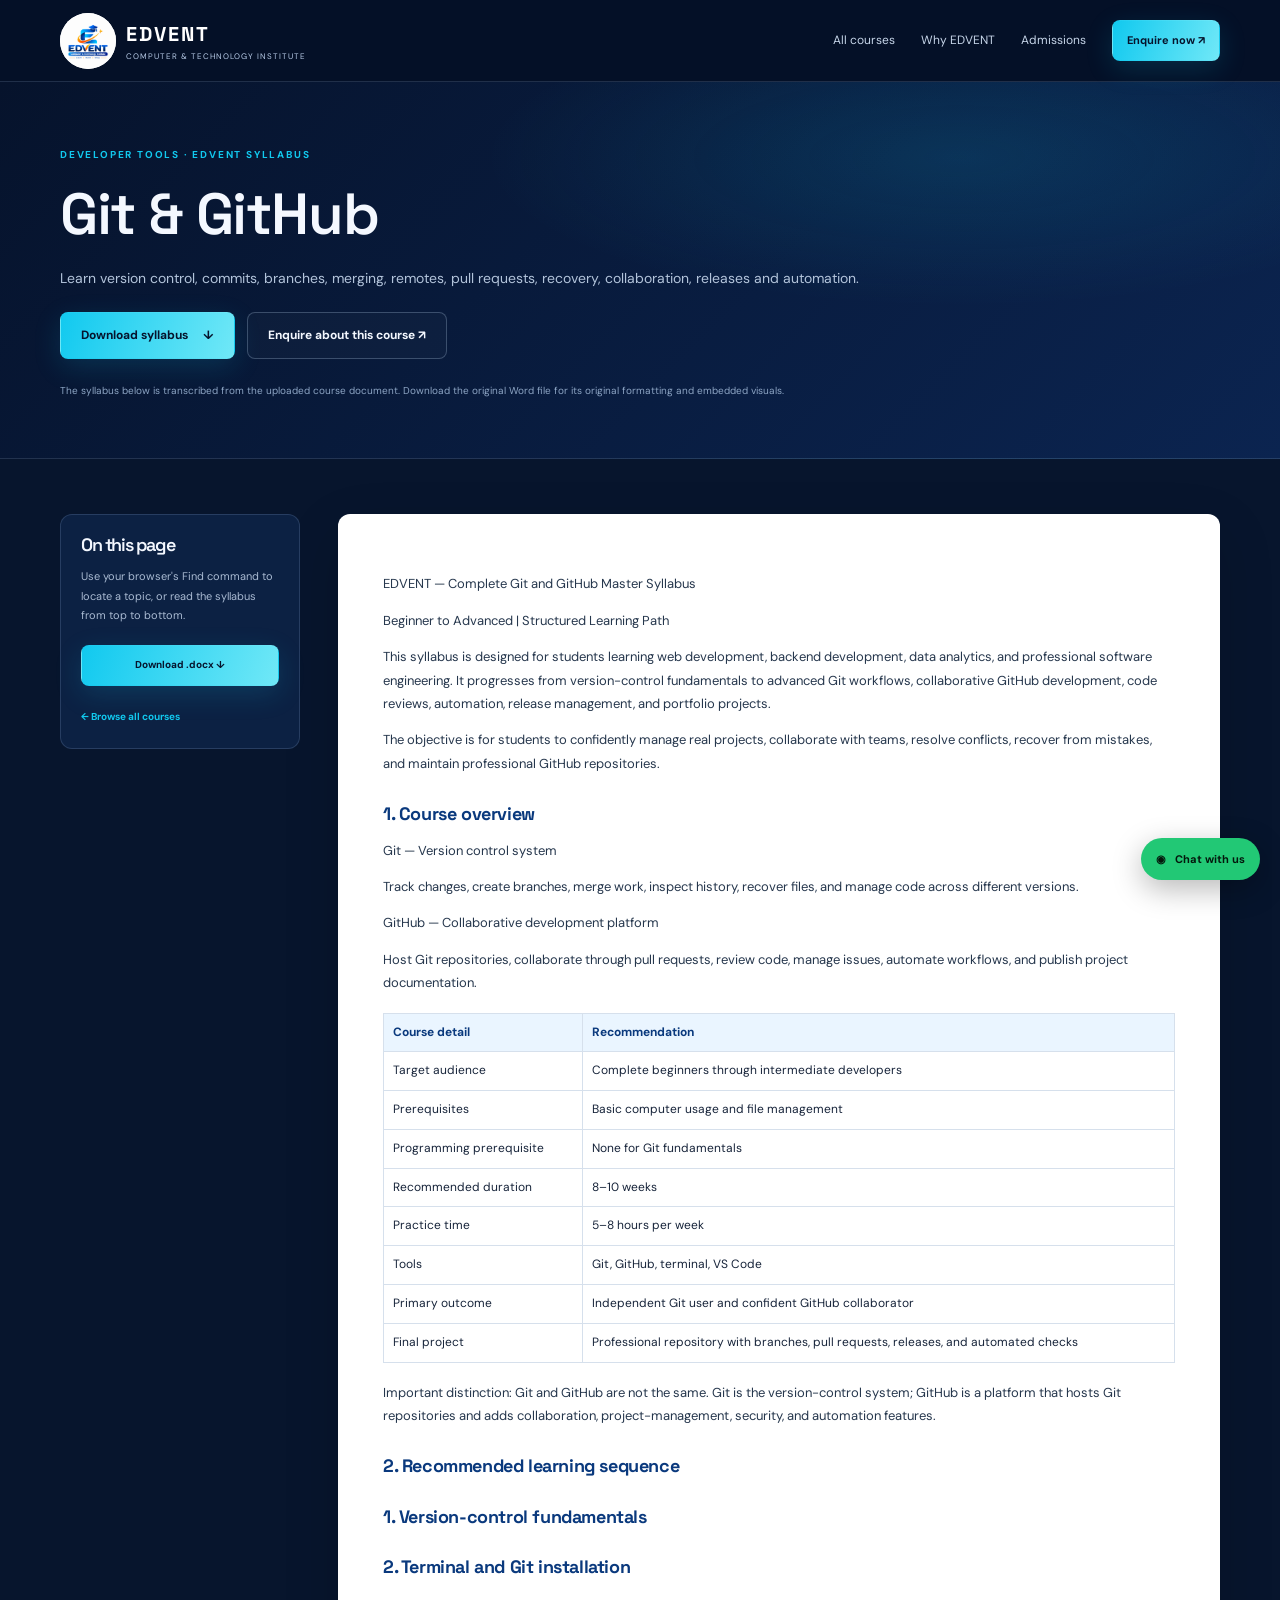
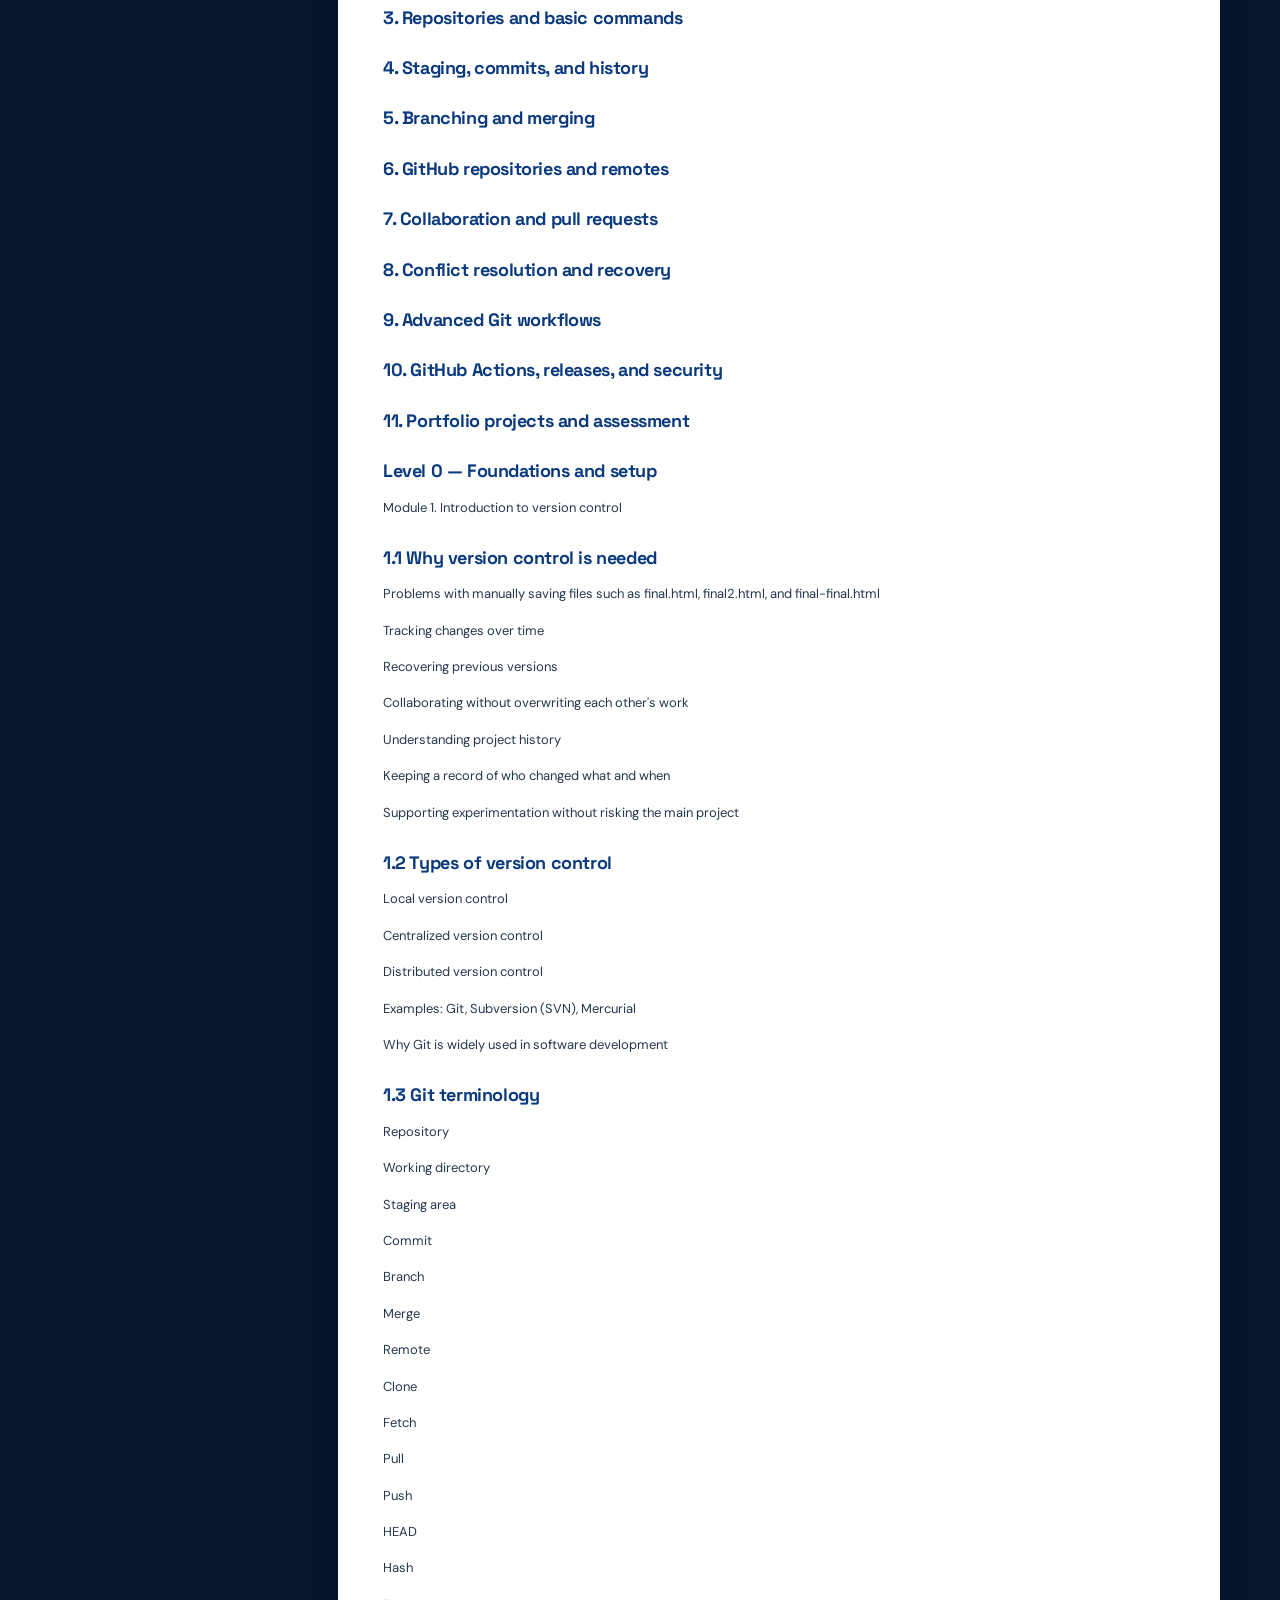
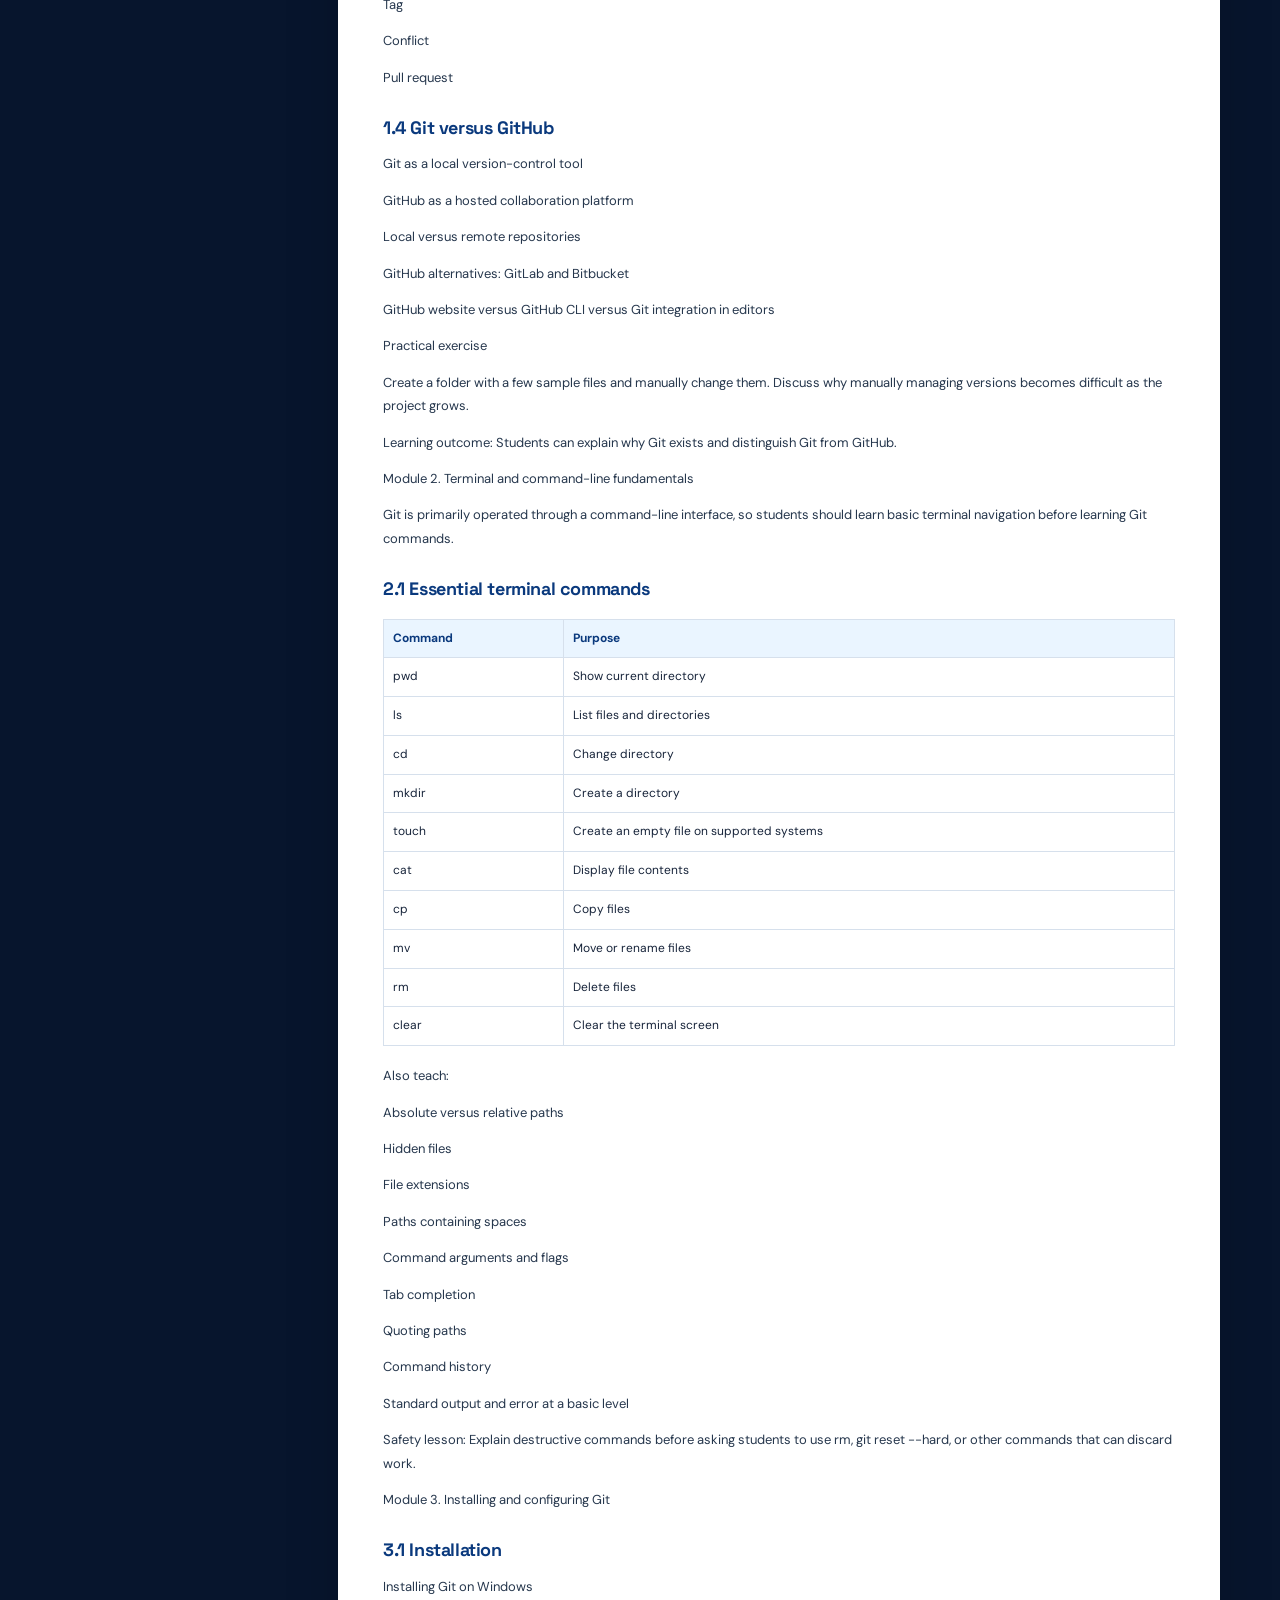
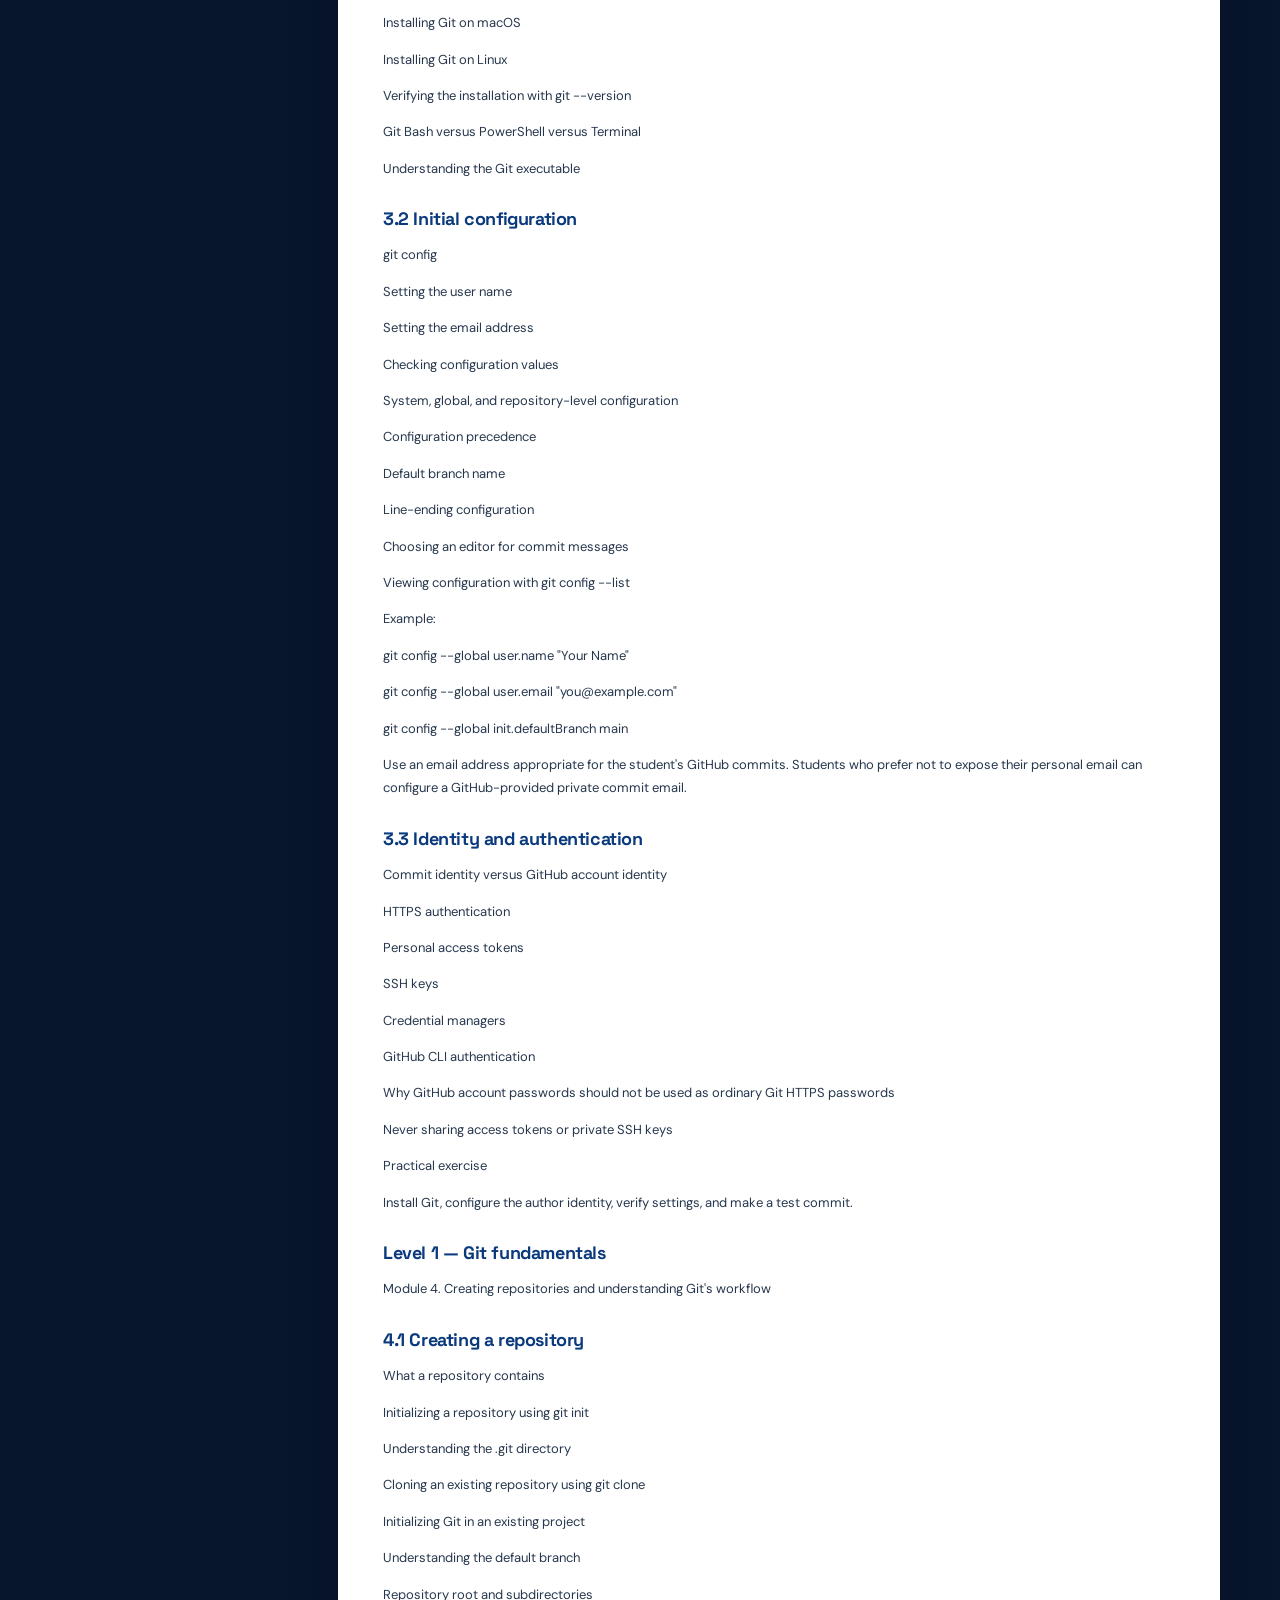
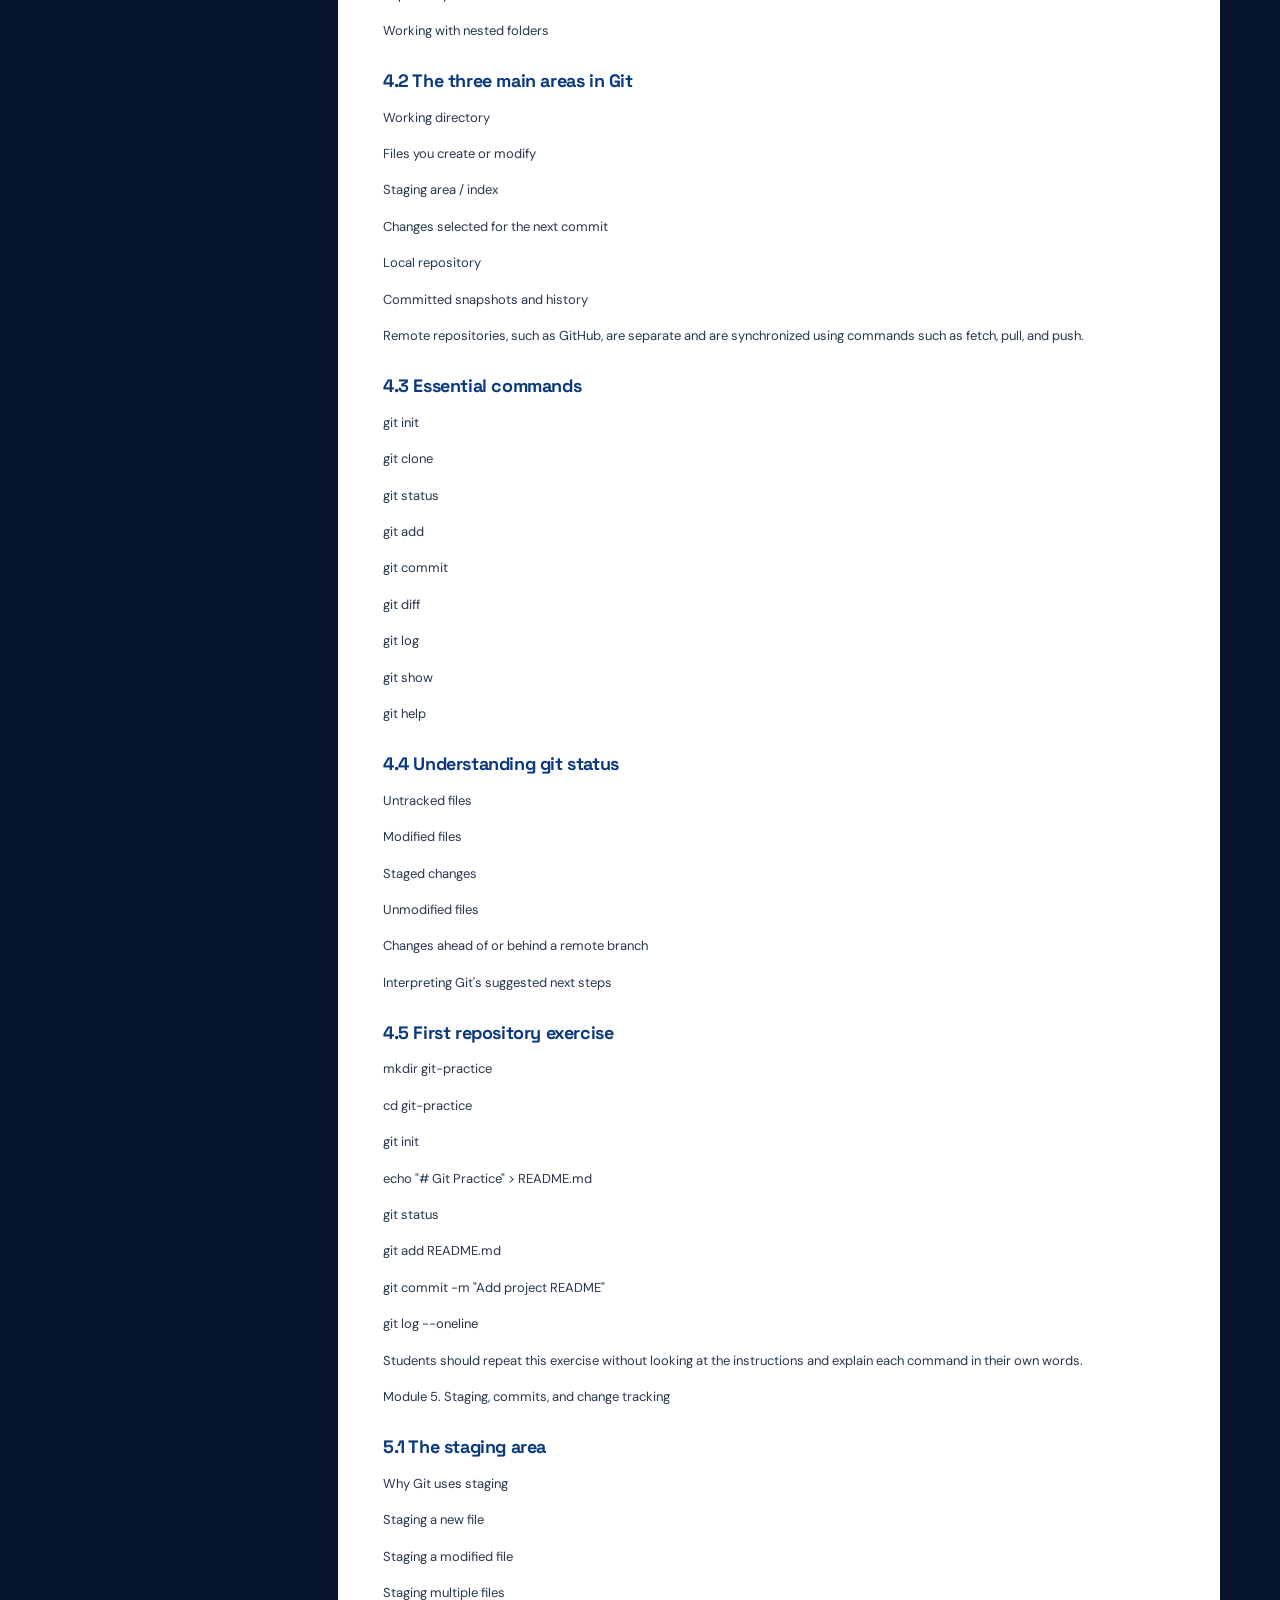
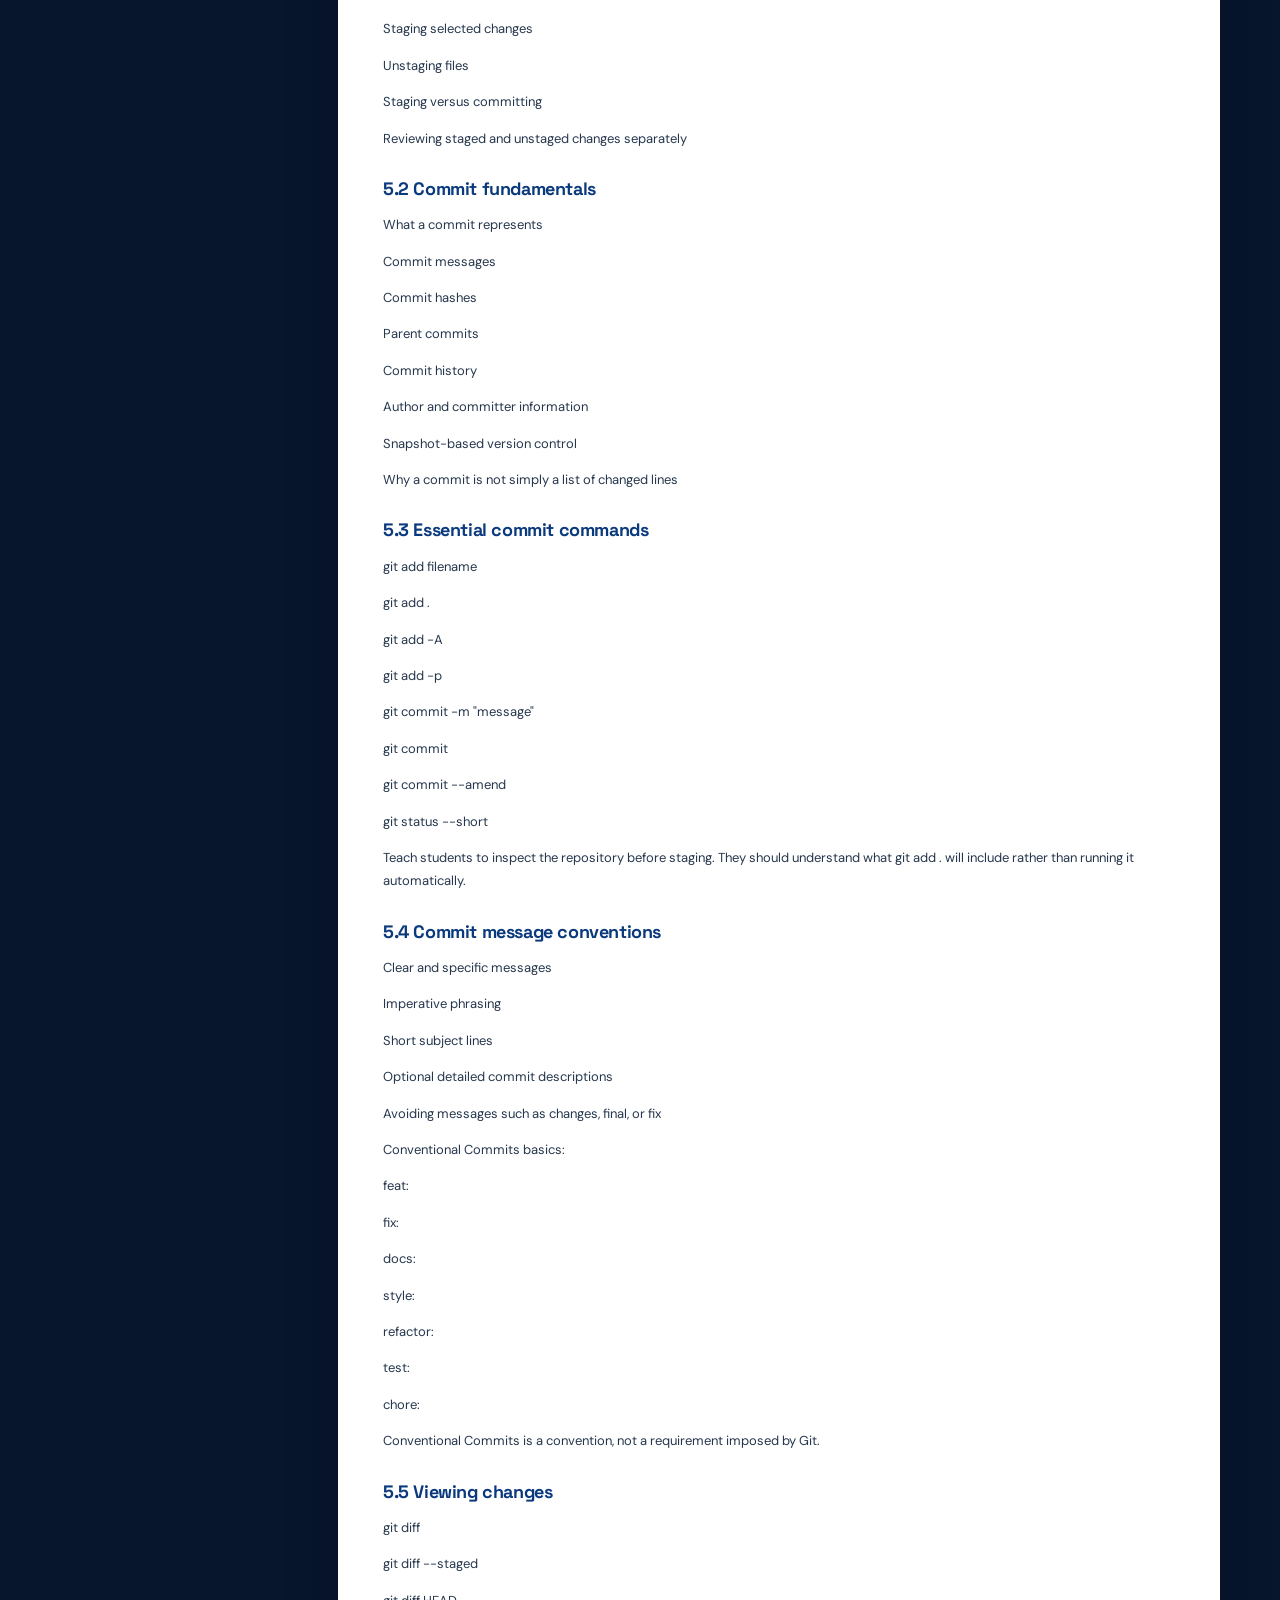
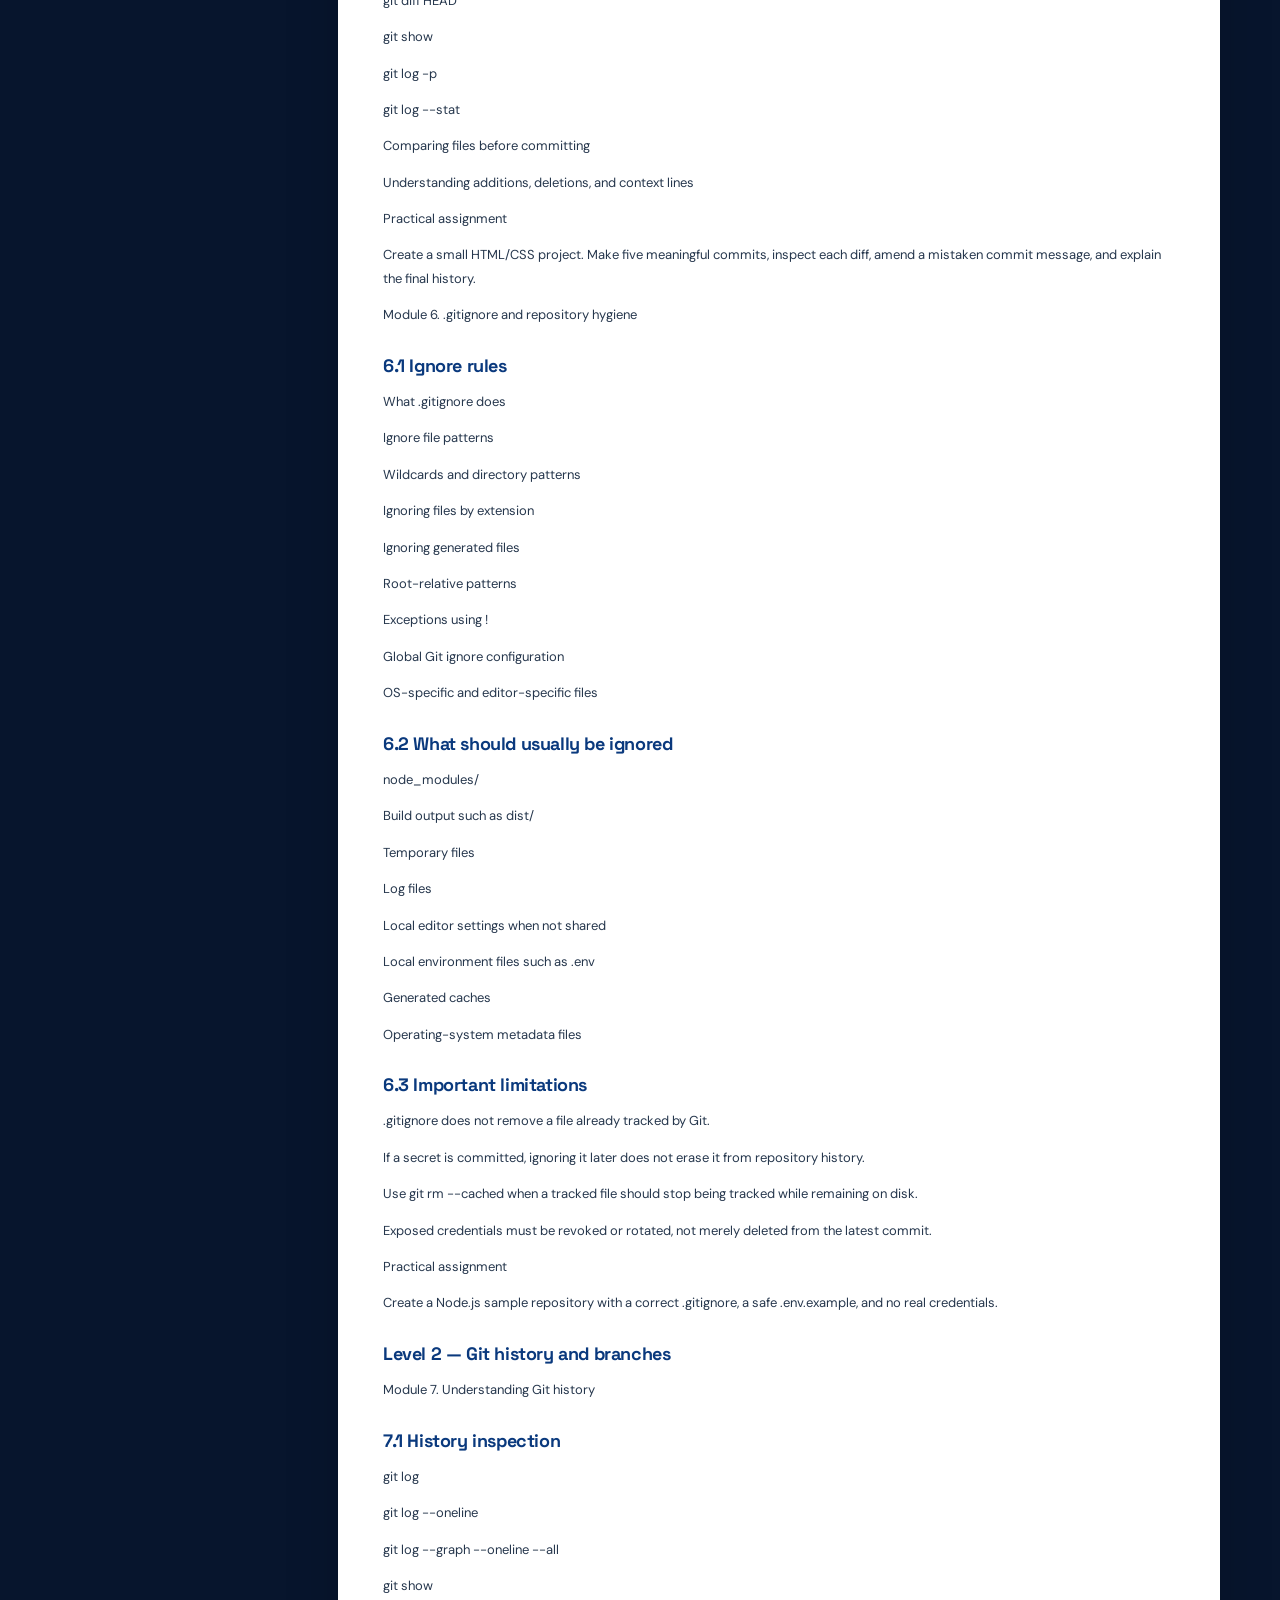
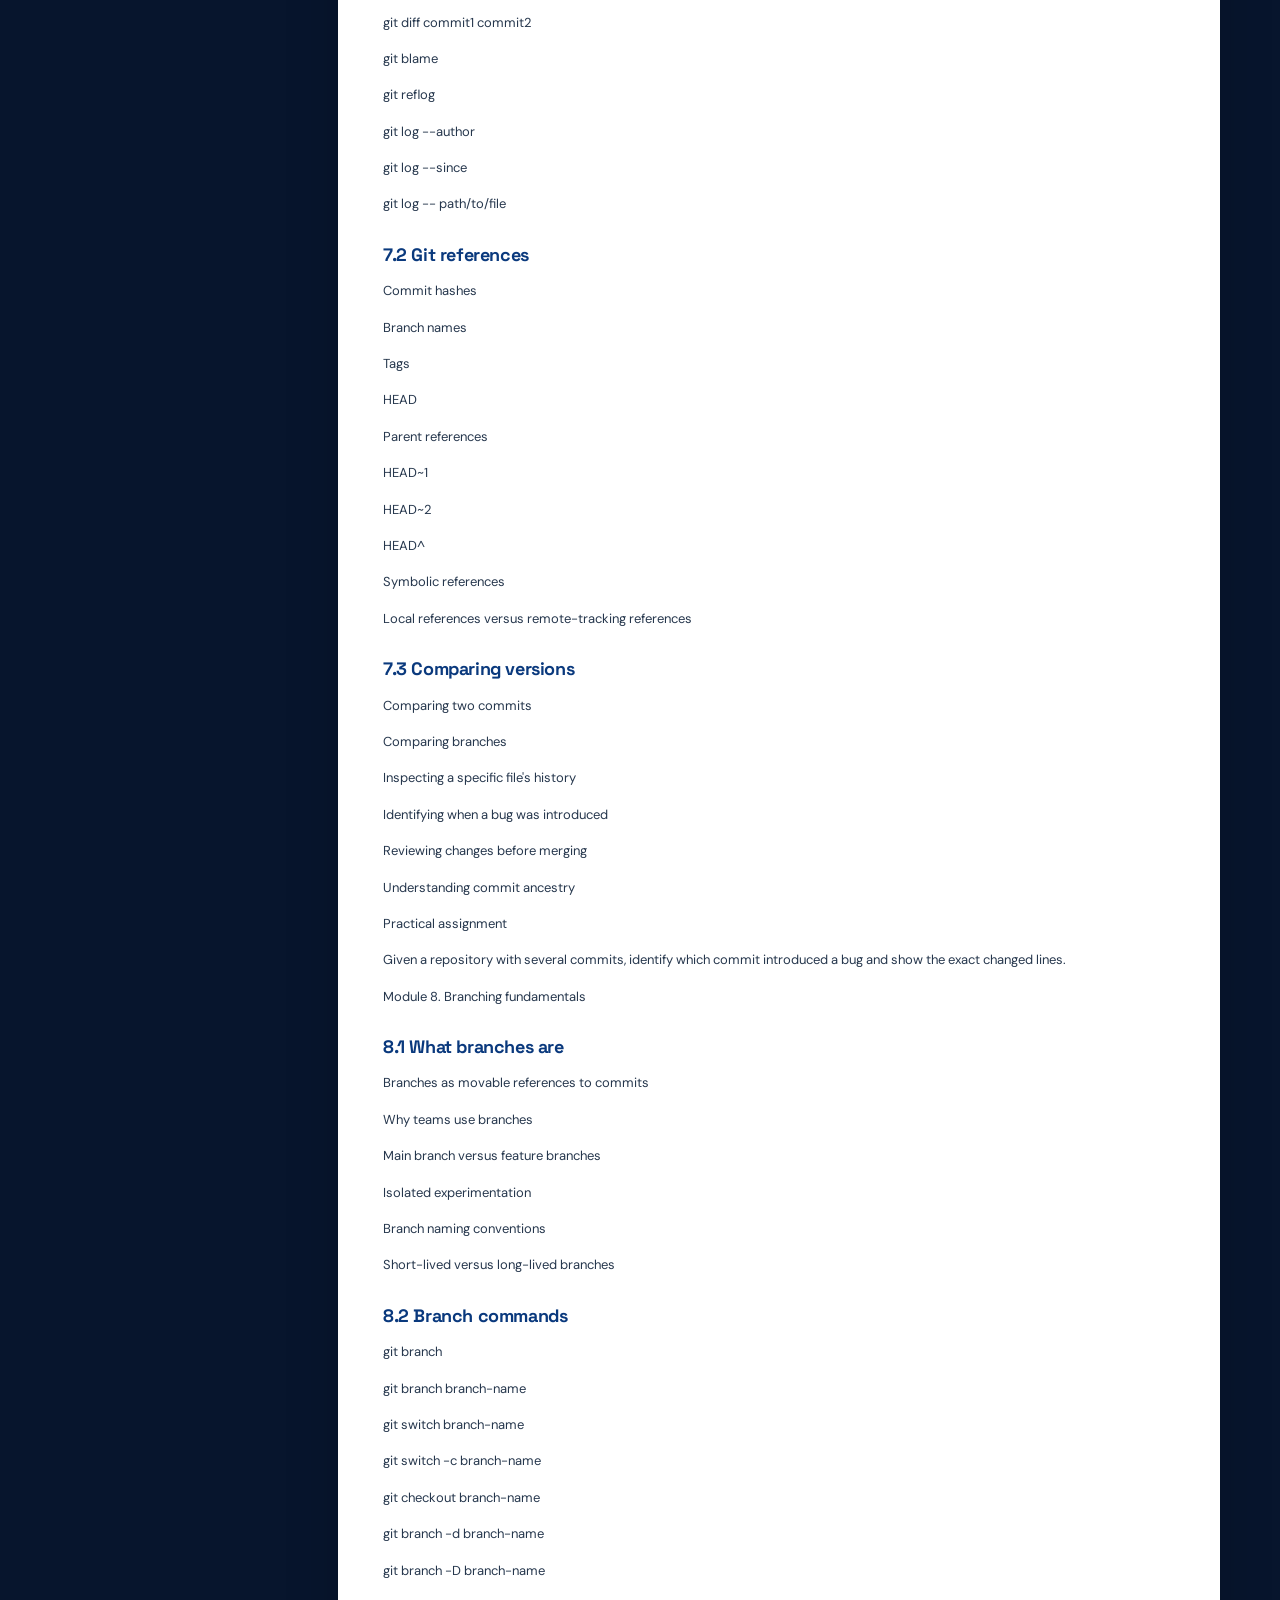
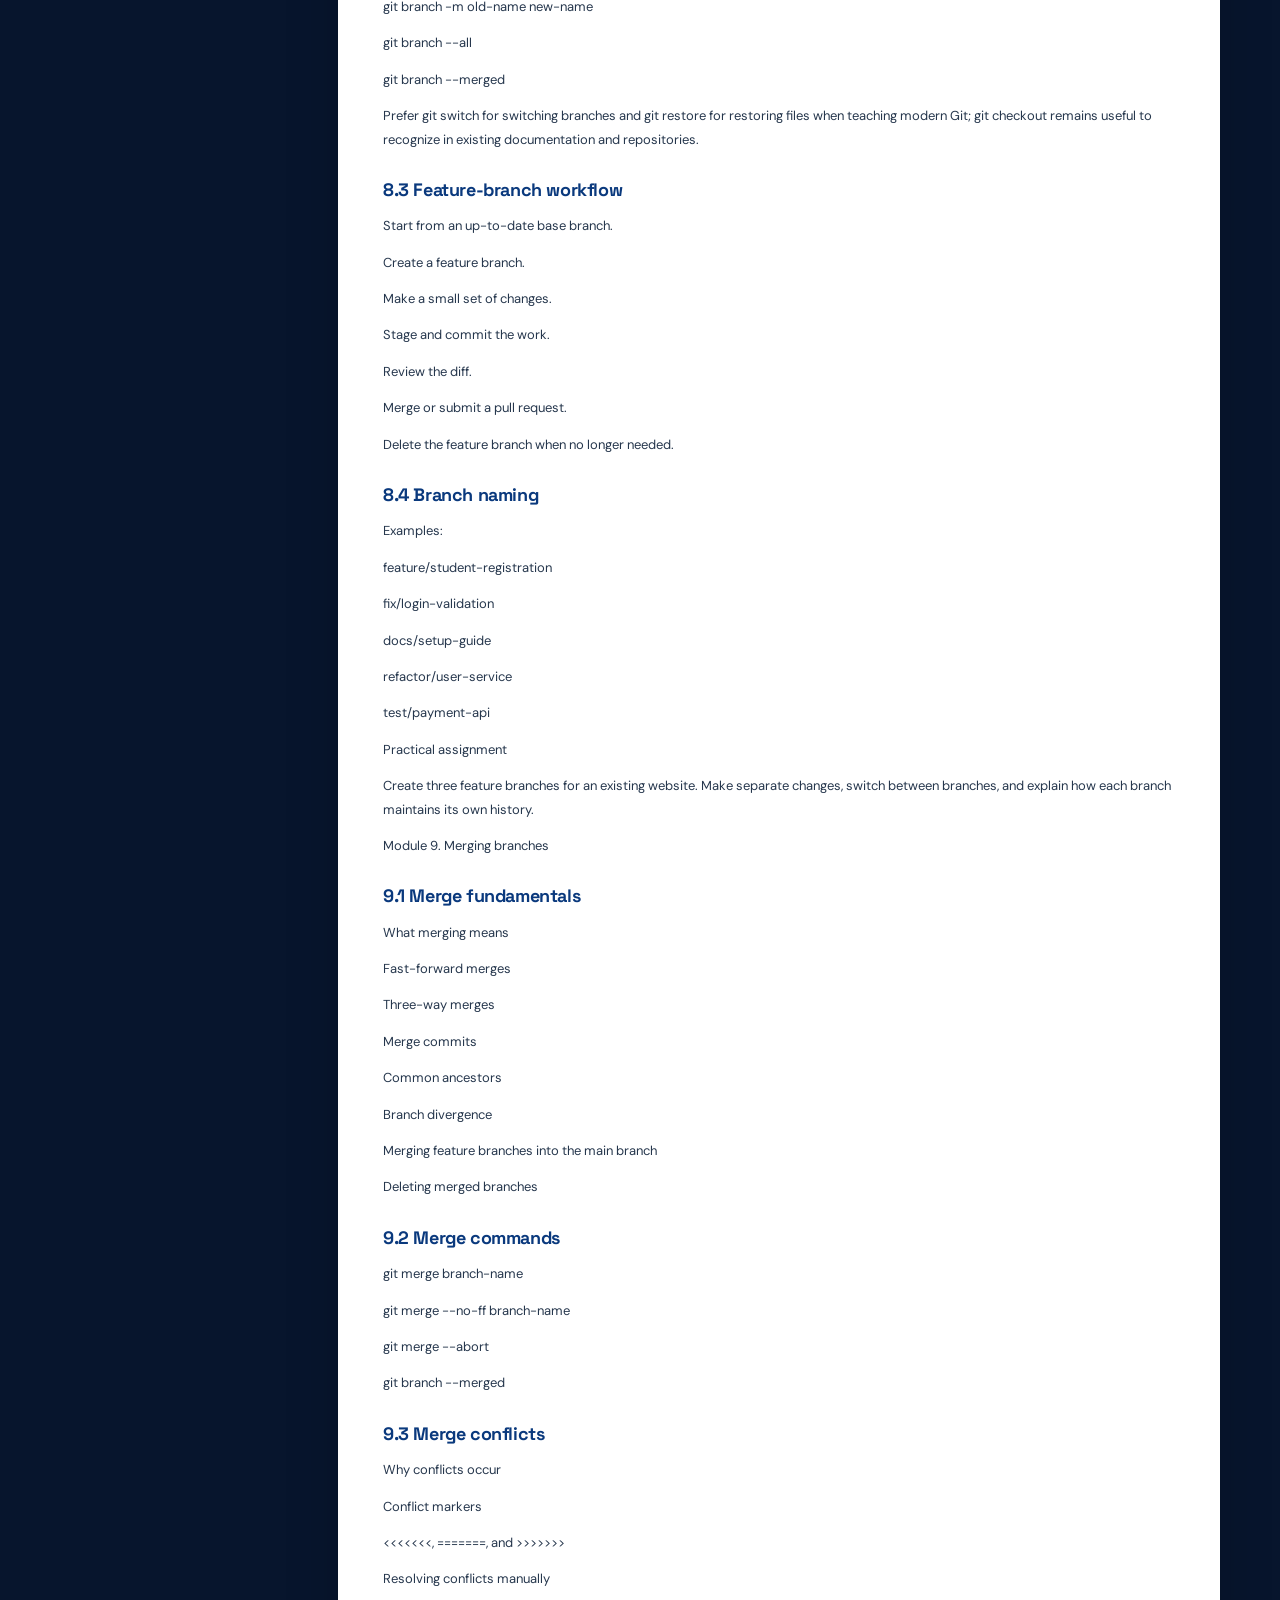
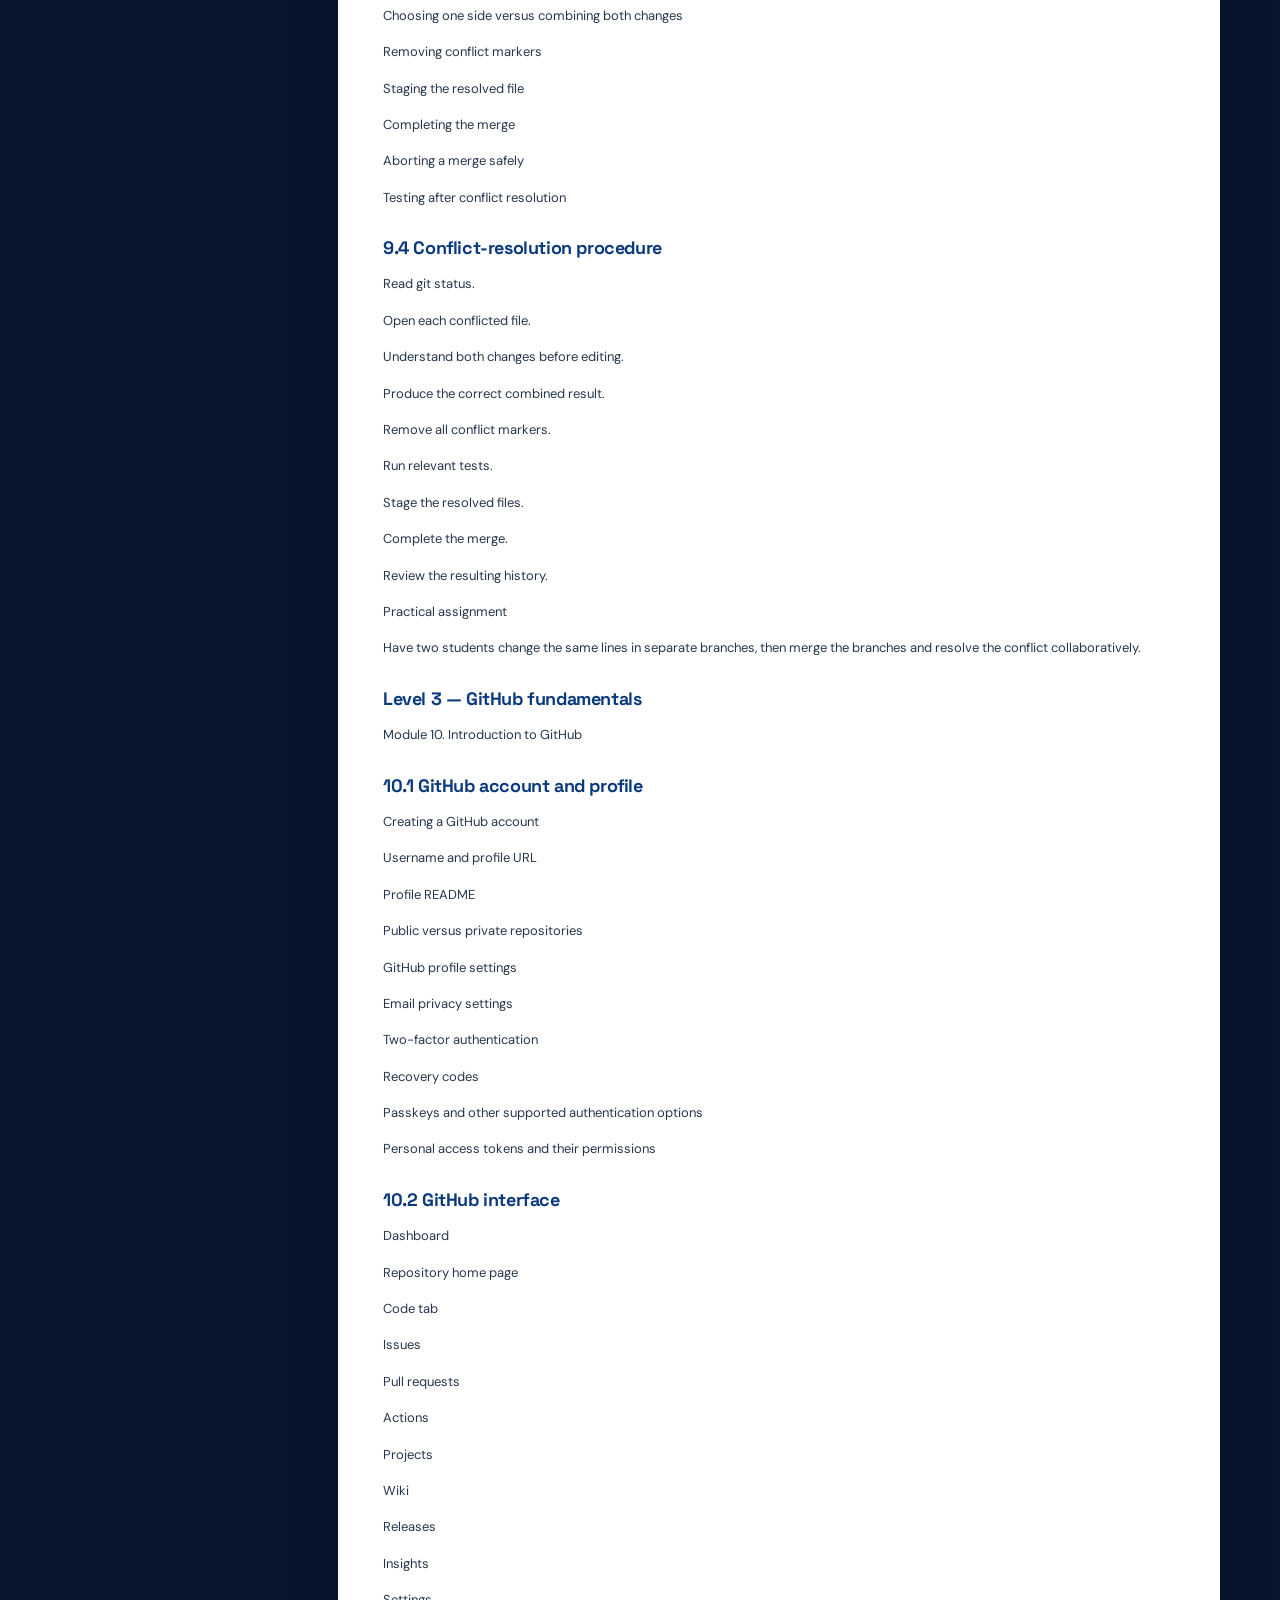
<file: courses/git-github.html>
<!doctype html>
<html lang="en"><head><meta charset="utf-8"><meta name="viewport" content="width=device-width,initial-scale=1"><title>Git &amp; GitHub Syllabus | EDVENT</title><meta name="description" content="Learn version control, commits, branches, merging, remotes, pull requests, recovery, collaboration, releases and automation. Explore the syllabus and download the EDVENT course document."><meta name="theme-color" content="#08275b"><link rel="canonical" href="https://edventindia.com/courses/git-github.html"><link rel="stylesheet" href="../styles.css"><link rel="icon" href="../assets/favicon.svg" type="image/svg+xml"><script src="../script.js" defer></script></head>
<body><a class="skip-link" href="#main">Skip to content</a><header class="site-header"><div class="container nav-wrap"><a class="brand" href="../index.html"><img src="../assets/edvent-logo.png" alt="EDVENT — Computer & Technology Institute" class="brand-logo"><span class="brand-copy"><strong>EDVENT</strong><small>COMPUTER & TECHNOLOGY INSTITUTE</small></span></a><button class="menu-toggle" type="button" aria-expanded="false" aria-controls="primary-nav" aria-label="Open navigation"><span></span><span></span></button><nav id="primary-nav" class="primary-nav"><a href="../index.html#courses">All courses</a><a href="../index.html#about">Why EDVENT</a><a href="../index.html#admissions">Admissions</a><a class="btn btn-small btn-primary" href="../index.html#admissions">Enquire now ↗</a></nav></div></header>
<main id="main"><section class="course-hero"><div class="container"><div class="eyebrow">DEVELOPER TOOLS · EDVENT SYLLABUS</div><h1>Git &amp; GitHub</h1><p>Learn version control, commits, branches, merging, remotes, pull requests, recovery, collaboration, releases and automation.</p><div class="hero-actions"><a class="btn btn-primary" href="../downloads/git-github-syllabus.docx" download>Download syllabus <span>↓</span></a><a class="btn btn-ghost" href="../index.html#admissions">Enquire about this course ↗</a></div><p class="syllabus-note">The syllabus below is transcribed from the uploaded course document. Download the original Word file for its original formatting and embedded visuals.</p></div></section><section class="section syllabus-section"><div class="container"><div class="syllabus-layout"><aside class="syllabus-sidebar"><h2>On this page</h2><p>Use your browser's Find command to locate a topic, or read the syllabus from top to bottom.</p><a class="btn btn-primary download-wide" href="../downloads/git-github-syllabus.docx" download>Download .docx ↓</a><a class="text-link" href="../index.html#courses">← Browse all courses</a></aside><article class="syllabus-content"><p>EDVENT — Complete Git and GitHub Master Syllabus</p>
<p>Beginner to Advanced | Structured Learning Path</p>
<p>This syllabus is designed for students learning web development, backend development, data analytics, and professional software engineering. It progresses from version-control fundamentals to advanced Git workflows, collaborative GitHub development, code reviews, automation, release management, and portfolio projects.</p>
<p>The objective is for students to confidently manage real projects, collaborate with teams, resolve conflicts, recover from mistakes, and maintain professional GitHub repositories.</p>
<h3>1. Course overview</h3>
<p>Git — Version control system</p>
<p>Track changes, create branches, merge work, inspect history, recover files, and manage code across different versions.</p>
<p>GitHub — Collaborative development platform</p>
<p>Host Git repositories, collaborate through pull requests, review code, manage issues, automate workflows, and publish project documentation.</p>
<div class="table-scroll"><table>
<tr>
<th>Course detail</th>
<th>Recommendation</th>
</tr>
<tr>
<td>Target audience</td>
<td>Complete beginners through intermediate developers</td>
</tr>
<tr>
<td>Prerequisites</td>
<td>Basic computer usage and file management</td>
</tr>
<tr>
<td>Programming prerequisite</td>
<td>None for Git fundamentals</td>
</tr>
<tr>
<td>Recommended duration</td>
<td>8–10 weeks</td>
</tr>
<tr>
<td>Practice time</td>
<td>5–8 hours per week</td>
</tr>
<tr>
<td>Tools</td>
<td>Git, GitHub, terminal, VS Code</td>
</tr>
<tr>
<td>Primary outcome</td>
<td>Independent Git user and confident GitHub collaborator</td>
</tr>
<tr>
<td>Final project</td>
<td>Professional repository with branches, pull requests, releases, and automated checks</td>
</tr>
</table></div>
<p>Important distinction: Git and GitHub are not the same. Git is the version-control system; GitHub is a platform that hosts Git repositories and adds collaboration, project-management, security, and automation features.</p>
<h3>2. Recommended learning sequence</h3>
<h3>1. Version-control fundamentals</h3>
<h3>2. Terminal and Git installation</h3>
<h3>3. Repositories and basic commands</h3>
<h3>4. Staging, commits, and history</h3>
<h3>5. Branching and merging</h3>
<h3>6. GitHub repositories and remotes</h3>
<h3>7. Collaboration and pull requests</h3>
<h3>8. Conflict resolution and recovery</h3>
<h3>9. Advanced Git workflows</h3>
<h3>10. GitHub Actions, releases, and security</h3>
<h3>11. Portfolio projects and assessment</h3>
<h3>Level 0 — Foundations and setup</h3>
<p>Module 1. Introduction to version control</p>
<h3>1.1 Why version control is needed</h3>
<p>Problems with manually saving files such as final.html, final2.html, and final-final.html</p>
<p>Tracking changes over time</p>
<p>Recovering previous versions</p>
<p>Collaborating without overwriting each other&#x27;s work</p>
<p>Understanding project history</p>
<p>Keeping a record of who changed what and when</p>
<p>Supporting experimentation without risking the main project</p>
<h3>1.2 Types of version control</h3>
<p>Local version control</p>
<p>Centralized version control</p>
<p>Distributed version control</p>
<p>Examples: Git, Subversion (SVN), Mercurial</p>
<p>Why Git is widely used in software development</p>
<h3>1.3 Git terminology</h3>
<p>Repository</p>
<p>Working directory</p>
<p>Staging area</p>
<p>Commit</p>
<p>Branch</p>
<p>Merge</p>
<p>Remote</p>
<p>Clone</p>
<p>Fetch</p>
<p>Pull</p>
<p>Push</p>
<p>HEAD</p>
<p>Hash</p>
<p>Tag</p>
<p>Conflict</p>
<p>Pull request</p>
<h3>1.4 Git versus GitHub</h3>
<p>Git as a local version-control tool</p>
<p>GitHub as a hosted collaboration platform</p>
<p>Local versus remote repositories</p>
<p>GitHub alternatives: GitLab and Bitbucket</p>
<p>GitHub website versus GitHub CLI versus Git integration in editors</p>
<p>Practical exercise</p>
<p>Create a folder with a few sample files and manually change them. Discuss why manually managing versions becomes difficult as the project grows.</p>
<p>Learning outcome: Students can explain why Git exists and distinguish Git from GitHub.</p>
<p>Module 2. Terminal and command-line fundamentals</p>
<p>Git is primarily operated through a command-line interface, so students should learn basic terminal navigation before learning Git commands.</p>
<h3>2.1 Essential terminal commands</h3>
<div class="table-scroll"><table>
<tr>
<th>Command</th>
<th>Purpose</th>
</tr>
<tr>
<td>pwd</td>
<td>Show current directory</td>
</tr>
<tr>
<td>ls</td>
<td>List files and directories</td>
</tr>
<tr>
<td>cd</td>
<td>Change directory</td>
</tr>
<tr>
<td>mkdir</td>
<td>Create a directory</td>
</tr>
<tr>
<td>touch</td>
<td>Create an empty file on supported systems</td>
</tr>
<tr>
<td>cat</td>
<td>Display file contents</td>
</tr>
<tr>
<td>cp</td>
<td>Copy files</td>
</tr>
<tr>
<td>mv</td>
<td>Move or rename files</td>
</tr>
<tr>
<td>rm</td>
<td>Delete files</td>
</tr>
<tr>
<td>clear</td>
<td>Clear the terminal screen</td>
</tr>
</table></div>
<p>Also teach:</p>
<p>Absolute versus relative paths</p>
<p>Hidden files</p>
<p>File extensions</p>
<p>Paths containing spaces</p>
<p>Command arguments and flags</p>
<p>Tab completion</p>
<p>Quoting paths</p>
<p>Command history</p>
<p>Standard output and error at a basic level</p>
<p>Safety lesson: Explain destructive commands before asking students to use rm, git reset --hard, or other commands that can discard work.</p>
<p>Module 3. Installing and configuring Git</p>
<h3>3.1 Installation</h3>
<p>Installing Git on Windows</p>
<p>Installing Git on macOS</p>
<p>Installing Git on Linux</p>
<p>Verifying the installation with git --version</p>
<p>Git Bash versus PowerShell versus Terminal</p>
<p>Understanding the Git executable</p>
<h3>3.2 Initial configuration</h3>
<p>git config</p>
<p>Setting the user name</p>
<p>Setting the email address</p>
<p>Checking configuration values</p>
<p>System, global, and repository-level configuration</p>
<p>Configuration precedence</p>
<p>Default branch name</p>
<p>Line-ending configuration</p>
<p>Choosing an editor for commit messages</p>
<p>Viewing configuration with git config --list</p>
<p>Example:</p>
<p>git config --global user.name &quot;Your Name&quot;</p>
<p>git config --global user.email &quot;you@example.com&quot;</p>
<p>git config --global init.defaultBranch main</p>
<p>Use an email address appropriate for the student&#x27;s GitHub commits. Students who prefer not to expose their personal email can configure a GitHub-provided private commit email.</p>
<h3>3.3 Identity and authentication</h3>
<p>Commit identity versus GitHub account identity</p>
<p>HTTPS authentication</p>
<p>Personal access tokens</p>
<p>SSH keys</p>
<p>Credential managers</p>
<p>GitHub CLI authentication</p>
<p>Why GitHub account passwords should not be used as ordinary Git HTTPS passwords</p>
<p>Never sharing access tokens or private SSH keys</p>
<p>Practical exercise</p>
<p>Install Git, configure the author identity, verify settings, and make a test commit.</p>
<h3>Level 1 — Git fundamentals</h3>
<p>Module 4. Creating repositories and understanding Git&#x27;s workflow</p>
<h3>4.1 Creating a repository</h3>
<p>What a repository contains</p>
<p>Initializing a repository using git init</p>
<p>Understanding the .git directory</p>
<p>Cloning an existing repository using git clone</p>
<p>Initializing Git in an existing project</p>
<p>Understanding the default branch</p>
<p>Repository root and subdirectories</p>
<p>Working with nested folders</p>
<h3>4.2 The three main areas in Git</h3>
<p>Working directory</p>
<p>Files you create or modify</p>
<p>Staging area / index</p>
<p>Changes selected for the next commit</p>
<p>Local repository</p>
<p>Committed snapshots and history</p>
<p>Remote repositories, such as GitHub, are separate and are synchronized using commands such as fetch, pull, and push.</p>
<h3>4.3 Essential commands</h3>
<p>git init</p>
<p>git clone</p>
<p>git status</p>
<p>git add</p>
<p>git commit</p>
<p>git diff</p>
<p>git log</p>
<p>git show</p>
<p>git help</p>
<h3>4.4 Understanding git status</h3>
<p>Untracked files</p>
<p>Modified files</p>
<p>Staged changes</p>
<p>Unmodified files</p>
<p>Changes ahead of or behind a remote branch</p>
<p>Interpreting Git&#x27;s suggested next steps</p>
<h3>4.5 First repository exercise</h3>
<p>mkdir git-practice</p>
<p>cd git-practice</p>
<p>git init</p>
<p>echo &quot;# Git Practice&quot; &gt; README.md</p>
<p>git status</p>
<p>git add README.md</p>
<p>git commit -m &quot;Add project README&quot;</p>
<p>git log --oneline</p>
<p>Students should repeat this exercise without looking at the instructions and explain each command in their own words.</p>
<p>Module 5. Staging, commits, and change tracking</p>
<h3>5.1 The staging area</h3>
<p>Why Git uses staging</p>
<p>Staging a new file</p>
<p>Staging a modified file</p>
<p>Staging multiple files</p>
<p>Staging selected changes</p>
<p>Unstaging files</p>
<p>Staging versus committing</p>
<p>Reviewing staged and unstaged changes separately</p>
<h3>5.2 Commit fundamentals</h3>
<p>What a commit represents</p>
<p>Commit messages</p>
<p>Commit hashes</p>
<p>Parent commits</p>
<p>Commit history</p>
<p>Author and committer information</p>
<p>Snapshot-based version control</p>
<p>Why a commit is not simply a list of changed lines</p>
<h3>5.3 Essential commit commands</h3>
<p>git add filename</p>
<p>git add .</p>
<p>git add -A</p>
<p>git add -p</p>
<p>git commit -m &quot;message&quot;</p>
<p>git commit</p>
<p>git commit --amend</p>
<p>git status --short</p>
<p>Teach students to inspect the repository before staging. They should understand what git add . will include rather than running it automatically.</p>
<h3>5.4 Commit message conventions</h3>
<p>Clear and specific messages</p>
<p>Imperative phrasing</p>
<p>Short subject lines</p>
<p>Optional detailed commit descriptions</p>
<p>Avoiding messages such as changes, final, or fix</p>
<p>Conventional Commits basics:</p>
<p>feat:</p>
<p>fix:</p>
<p>docs:</p>
<p>style:</p>
<p>refactor:</p>
<p>test:</p>
<p>chore:</p>
<p>Conventional Commits is a convention, not a requirement imposed by Git.</p>
<h3>5.5 Viewing changes</h3>
<p>git diff</p>
<p>git diff --staged</p>
<p>git diff HEAD</p>
<p>git show</p>
<p>git log -p</p>
<p>git log --stat</p>
<p>Comparing files before committing</p>
<p>Understanding additions, deletions, and context lines</p>
<p>Practical assignment</p>
<p>Create a small HTML/CSS project. Make five meaningful commits, inspect each diff, amend a mistaken commit message, and explain the final history.</p>
<p>Module 6. .gitignore and repository hygiene</p>
<h3>6.1 Ignore rules</h3>
<p>What .gitignore does</p>
<p>Ignore file patterns</p>
<p>Wildcards and directory patterns</p>
<p>Ignoring files by extension</p>
<p>Ignoring generated files</p>
<p>Root-relative patterns</p>
<p>Exceptions using !</p>
<p>Global Git ignore configuration</p>
<p>OS-specific and editor-specific files</p>
<h3>6.2 What should usually be ignored</h3>
<p>node_modules/</p>
<p>Build output such as dist/</p>
<p>Temporary files</p>
<p>Log files</p>
<p>Local editor settings when not shared</p>
<p>Local environment files such as .env</p>
<p>Generated caches</p>
<p>Operating-system metadata files</p>
<h3>6.3 Important limitations</h3>
<p>.gitignore does not remove a file already tracked by Git.</p>
<p>If a secret is committed, ignoring it later does not erase it from repository history.</p>
<p>Use git rm --cached when a tracked file should stop being tracked while remaining on disk.</p>
<p>Exposed credentials must be revoked or rotated, not merely deleted from the latest commit.</p>
<p>Practical assignment</p>
<p>Create a Node.js sample repository with a correct .gitignore, a safe .env.example, and no real credentials.</p>
<h3>Level 2 — Git history and branches</h3>
<p>Module 7. Understanding Git history</p>
<h3>7.1 History inspection</h3>
<p>git log</p>
<p>git log --oneline</p>
<p>git log --graph --oneline --all</p>
<p>git show</p>
<p>git diff commit1 commit2</p>
<p>git blame</p>
<p>git reflog</p>
<p>git log --author</p>
<p>git log --since</p>
<p>git log -- path/to/file</p>
<h3>7.2 Git references</h3>
<p>Commit hashes</p>
<p>Branch names</p>
<p>Tags</p>
<p>HEAD</p>
<p>Parent references</p>
<p>HEAD~1</p>
<p>HEAD~2</p>
<p>HEAD^</p>
<p>Symbolic references</p>
<p>Local references versus remote-tracking references</p>
<h3>7.3 Comparing versions</h3>
<p>Comparing two commits</p>
<p>Comparing branches</p>
<p>Inspecting a specific file&#x27;s history</p>
<p>Identifying when a bug was introduced</p>
<p>Reviewing changes before merging</p>
<p>Understanding commit ancestry</p>
<p>Practical assignment</p>
<p>Given a repository with several commits, identify which commit introduced a bug and show the exact changed lines.</p>
<p>Module 8. Branching fundamentals</p>
<h3>8.1 What branches are</h3>
<p>Branches as movable references to commits</p>
<p>Why teams use branches</p>
<p>Main branch versus feature branches</p>
<p>Isolated experimentation</p>
<p>Branch naming conventions</p>
<p>Short-lived versus long-lived branches</p>
<h3>8.2 Branch commands</h3>
<p>git branch</p>
<p>git branch branch-name</p>
<p>git switch branch-name</p>
<p>git switch -c branch-name</p>
<p>git checkout branch-name</p>
<p>git branch -d branch-name</p>
<p>git branch -D branch-name</p>
<p>git branch -m old-name new-name</p>
<p>git branch --all</p>
<p>git branch --merged</p>
<p>Prefer git switch for switching branches and git restore for restoring files when teaching modern Git; git checkout remains useful to recognize in existing documentation and repositories.</p>
<h3>8.3 Feature-branch workflow</h3>
<p>Start from an up-to-date base branch.</p>
<p>Create a feature branch.</p>
<p>Make a small set of changes.</p>
<p>Stage and commit the work.</p>
<p>Review the diff.</p>
<p>Merge or submit a pull request.</p>
<p>Delete the feature branch when no longer needed.</p>
<h3>8.4 Branch naming</h3>
<p>Examples:</p>
<p>feature/student-registration</p>
<p>fix/login-validation</p>
<p>docs/setup-guide</p>
<p>refactor/user-service</p>
<p>test/payment-api</p>
<p>Practical assignment</p>
<p>Create three feature branches for an existing website. Make separate changes, switch between branches, and explain how each branch maintains its own history.</p>
<p>Module 9. Merging branches</p>
<h3>9.1 Merge fundamentals</h3>
<p>What merging means</p>
<p>Fast-forward merges</p>
<p>Three-way merges</p>
<p>Merge commits</p>
<p>Common ancestors</p>
<p>Branch divergence</p>
<p>Merging feature branches into the main branch</p>
<p>Deleting merged branches</p>
<h3>9.2 Merge commands</h3>
<p>git merge branch-name</p>
<p>git merge --no-ff branch-name</p>
<p>git merge --abort</p>
<p>git branch --merged</p>
<h3>9.3 Merge conflicts</h3>
<p>Why conflicts occur</p>
<p>Conflict markers</p>
<p>&lt;&lt;&lt;&lt;&lt;&lt;&lt;, =======, and &gt;&gt;&gt;&gt;&gt;&gt;&gt;</p>
<p>Resolving conflicts manually</p>
<p>Choosing one side versus combining both changes</p>
<p>Removing conflict markers</p>
<p>Staging the resolved file</p>
<p>Completing the merge</p>
<p>Aborting a merge safely</p>
<p>Testing after conflict resolution</p>
<h3>9.4 Conflict-resolution procedure</h3>
<p>Read git status.</p>
<p>Open each conflicted file.</p>
<p>Understand both changes before editing.</p>
<p>Produce the correct combined result.</p>
<p>Remove all conflict markers.</p>
<p>Run relevant tests.</p>
<p>Stage the resolved files.</p>
<p>Complete the merge.</p>
<p>Review the resulting history.</p>
<p>Practical assignment</p>
<p>Have two students change the same lines in separate branches, then merge the branches and resolve the conflict collaboratively.</p>
<h3>Level 3 — GitHub fundamentals</h3>
<p>Module 10. Introduction to GitHub</p>
<h3>10.1 GitHub account and profile</h3>
<p>Creating a GitHub account</p>
<p>Username and profile URL</p>
<p>Profile README</p>
<p>Public versus private repositories</p>
<p>GitHub profile settings</p>
<p>Email privacy settings</p>
<p>Two-factor authentication</p>
<p>Recovery codes</p>
<p>Passkeys and other supported authentication options</p>
<p>Personal access tokens and their permissions</p>
<h3>10.2 GitHub interface</h3>
<p>Dashboard</p>
<p>Repository home page</p>
<p>Code tab</p>
<p>Issues</p>
<p>Pull requests</p>
<p>Actions</p>
<p>Projects</p>
<p>Wiki</p>
<p>Releases</p>
<p>Insights</p>
<p>Settings</p>
<p>Notifications</p>
<p>Search and navigation</p>
<h3>10.3 Repository creation</h3>
<p>Creating a repository on GitHub</p>
<p>Repository name and description</p>
<p>Public versus private visibility</p>
<p>Initializing with a README</p>
<p>Adding a .gitignore</p>
<p>Choosing a license</p>
<p>Creating a repository with no initial files</p>
<p>Repository naming conventions</p>
<p>Repository settings and permissions</p>
<h3>10.4 README writing</h3>
<p>Project title</p>
<p>Project purpose</p>
<p>Feature list</p>
<p>Screenshots</p>
<p>Installation instructions</p>
<p>Configuration requirements</p>
<p>Usage examples</p>
<p>API documentation</p>
<p>Technology stack</p>
<p>Contribution guidelines</p>
<p>License</p>
<p>Contact or support information</p>
<h3>10.5 Markdown for GitHub</h3>
<p>Headings</p>
<p>Paragraphs and line breaks</p>
<p>Bold and italic formatting</p>
<p>Ordered and unordered lists</p>
<p>Links and images</p>
<p>Code spans and code blocks</p>
<p>Tables</p>
<p>Task lists</p>
<p>Blockquotes</p>
<p>Relative links</p>
<p>Anchors</p>
<p>Alerts where supported</p>
<p>Mermaid diagrams where supported</p>
<p>Basic HTML support and its limitations</p>
<p>Practical assignment</p>
<p>Create a public repository for a small project with a professional README, screenshots, installation steps, and a license appropriate to the project.</p>
<p>Module 11. Connecting Git to GitHub</p>
<h3>11.1 Local repository to remote repository</h3>
<p>What a remote is</p>
<p>origin</p>
<p>Adding a remote</p>
<p>Inspecting remote URLs</p>
<p>HTTPS versus SSH</p>
<p>Authentication</p>
<p>Pushing an existing repository</p>
<p>Cloning a remote repository</p>
<p>Changing a remote URL</p>
<h3>11.2 Essential commands</h3>
<p>git remote -v</p>
<p>git remote add origin &lt;repository-url&gt;</p>
<p>git remote set-url origin &lt;repository-url&gt;</p>
<p>git push -u origin main</p>
<p>git clone &lt;repository-url&gt;</p>
<p>git fetch origin</p>
<p>git pull origin main</p>
<p>Students should replace the placeholder URL with their own repository URL.</p>
<h3>11.3 Understanding remotes</h3>
<p>Local branch versus remote branch</p>
<p>Remote-tracking branches such as origin/main</p>
<p>Upstream tracking</p>
<p>First push with -u</p>
<p>Push versus fetch</p>
<p>Fetch versus pull</p>
<p>Push rejection</p>
<p>Non-fast-forward errors</p>
<p>Diverged branches</p>
<p>Synchronizing safely</p>
<h3>11.4 Common mistakes</h3>
<p>Pushing the wrong branch</p>
<p>Creating unrelated local and remote histories</p>
<p>Forgetting to fetch recent changes</p>
<p>Using force-push without understanding its impact</p>
<p>Authentication failures</p>
<p>Pushing secrets or generated files</p>
<p>Accidentally making a private project public</p>
<p>Practical assignment</p>
<p>Create a repository locally, connect it to GitHub, push the main branch, clone it into another directory, make a change, and synchronize both copies.</p>
<p>Module 12. GitHub collaboration and permissions</p>
<h3>12.1 Collaboration models</h3>
<p>Working alone</p>
<p>Collaborator-based access</p>
<p>Organization repositories</p>
<p>Team-based permissions</p>
<p>Fork-based collaboration</p>
<p>Open-source contribution workflow</p>
<p>Repository ownership and responsibility</p>
<h3>12.2 Permissions</h3>
<p>Read</p>
<p>Triage</p>
<p>Write</p>
<p>Maintain</p>
<p>Admin</p>
<p>Organization roles</p>
<p>Team permissions</p>
<p>Repository visibility</p>
<p>Branch protection and rulesets</p>
<p>Least-privilege access</p>
<h3>12.3 Forking</h3>
<p>What a fork is</p>
<p>Fork versus clone</p>
<p>Forking a public repository</p>
<p>Cloning a fork</p>
<p>Configuring origin and upstream</p>
<p>Fetching upstream changes</p>
<p>Synchronizing a fork</p>
<p>Contributing back through a pull request</p>
<p>Practical assignment</p>
<p>One student creates a repository and another contributes through a fork. Both students should explain which repository is their origin and which is upstream.</p>
<h3>Level 4 — Professional collaboration workflow</h3>
<p>Module 13. Pull requests</p>
<h3>13.1 Pull request fundamentals</h3>
<p>What a pull request (PR) is</p>
<p>Why teams use pull requests</p>
<p>Source and target branches</p>
<p>Opening a PR</p>
<p>PR titles and descriptions</p>
<p>Draft pull requests</p>
<p>Reviewers and assignees</p>
<p>Labels</p>
<p>Linking issues</p>
<p>Reviewing changed files</p>
<p>Updating a PR after feedback</p>
<p>Merging a PR</p>
<p>Closing a PR without merging</p>
<h3>13.2 Pull request review process</h3>
<p>Reviewing the diff</p>
<p>Understanding context before commenting</p>
<p>Leaving inline comments</p>
<p>Requesting changes</p>
<p>Approving changes</p>
<p>Resolving review conversations</p>
<p>Re-requesting reviews after updates</p>
<p>Handling stale approvals according to repository rules</p>
<p>Testing changes locally</p>
<p>Giving constructive feedback</p>
<h3>13.3 Merge methods on GitHub</h3>
<p>Merge commit</p>
<p>Squash and merge</p>
<p>Rebase and merge</p>
<p>Choosing a merge strategy</p>
<p>Preserving meaningful history</p>
<p>Branch deletion after merge</p>
<p>Keeping the base branch up to date</p>
<h3>13.4 PR best practices</h3>
<p>Small, focused pull requests</p>
<p>Clear scope and motivation</p>
<p>Screenshots for UI changes</p>
<p>Test instructions</p>
<p>Breaking-change notes</p>
<p>Security considerations</p>
<p>Linking issues</p>
<p>Avoiding unrelated formatting changes</p>
<p>Waiting for required checks</p>
<p>Keeping review conversations professional</p>
<p>Practical assignment</p>
<p>Students submit a feature through a pull request. A reviewer checks the code, requests one change, and approves the updated PR.</p>
<p>Module 14. Issues and project management</p>
<h3>14.1 GitHub Issues</h3>
<p>Creating an issue</p>
<p>Writing a reproducible bug report</p>
<p>Feature requests</p>
<p>Tasks and technical debt</p>
<p>Labels</p>
<p>Assignees</p>
<p>Milestones</p>
<p>Issue templates</p>
<p>Closing issues automatically through supported keywords in commits or PRs</p>
<h3>14.2 GitHub Projects</h3>
<p>Boards and tables</p>
<p>Status fields</p>
<p>Priority and estimates</p>
<p>Views and filters</p>
<p>Grouping and sorting</p>
<p>Iterations and milestones</p>
<p>Linking issues and PRs</p>
<p>Tracking project progress</p>
<p>Basic sprint planning</p>
<h3>14.3 Project workflow</h3>
<p>Breaking features into issues</p>
<p>Assigning ownership</p>
<p>Branching from an issue</p>
<p>Linking the PR to the issue</p>
<p>Testing and review</p>
<p>Closing the issue</p>
<p>Tracking incomplete work</p>
<p>Practical assignment</p>
<p>Create a project board for a student management application, add 10 issues, assign owners, and close issues through completed pull requests.</p>
<p>Module 15. Team workflows and branching strategies</p>
<h3>15.1 GitHub Flow</h3>
<p>Main branch kept deployable</p>
<p>Short-lived feature branches</p>
<p>Pull requests</p>
<p>Automated checks</p>
<p>Review and merge</p>
<p>Deployment after merge</p>
<p>When GitHub Flow is suitable</p>
<h3>15.2 Git Flow</h3>
<p>Main and develop branches</p>
<p>Feature branches</p>
<p>Release branches</p>
<p>Hotfix branches</p>
<p>Release tagging</p>
<p>Workflow complexity</p>
<p>When this model is appropriate and when it is unnecessarily complicated</p>
<h3>15.3 Trunk-based development</h3>
<p>Small changes</p>
<p>Short-lived branches</p>
<p>Frequent integration</p>
<p>Feature flags</p>
<p>Automated testing</p>
<p>Minimizing long-running divergence</p>
<h3>15.4 Choosing a workflow</h3>
<p>Team size</p>
<p>Release frequency</p>
<p>Testing maturity</p>
<p>Product risk</p>
<p>Support for multiple versions</p>
<p>Continuous delivery requirements</p>
<p>Teaching recommendation: Start with GitHub Flow. Introduce Git Flow and trunk-based development as alternatives, not mandatory steps every team must adopt.</p>
<h3>Level 5 — Recovering from mistakes and advanced Git</h3>
<p>Module 16. Undoing changes safely</p>
<p>This is one of the most important modules. Students should learn the difference between modifying the working directory, changing the staging area, and rewriting committed history.</p>
<h3>16.1 Undoing uncommitted changes</h3>
<p>Discarding changes in one file</p>
<p>Unstaging a file</p>
<p>Restoring a deleted file</p>
<p>Discarding all local changes</p>
<p>Understanding destructive operations</p>
<p>Recovering an accidentally overwritten file where possible</p>
<p>Commands to learn:</p>
<p>git restore filename</p>
<p>git restore --staged filename</p>
<p>git diff</p>
<p>git status</p>
<h3>16.2 Undoing commits</h3>
<p>git commit --amend</p>
<p>git revert</p>
<p>git reset --soft</p>
<p>git reset --mixed</p>
<p>git reset --hard</p>
<p>Understanding what each operation changes</p>
<p>Recovering commits with git reflog</p>
<p>Public history versus private local history</p>
<h3>16.3 Reset versus revert</h3>
<div class="table-scroll"><table>
<tr>
<th>Operation</th>
<th>Main purpose</th>
<th>Effect on history</th>
</tr>
<tr>
<td>git reset --soft</td>
<td>Move branch pointer while keeping changes staged</td>
<td>Rewrites local branch history</td>
</tr>
<tr>
<td>git reset --mixed</td>
<td>Move branch pointer and leave changes unstaged</td>
<td>Rewrites local branch history</td>
</tr>
<tr>
<td>git reset --hard</td>
<td>Move branch pointer and discard tracked working-tree changes</td>
<td>Rewrites local branch history; potentially destructive</td>
</tr>
<tr>
<td>git revert</td>
<td>Create a new commit that reverses an earlier commit</td>
<td>Preserves existing history</td>
</tr>
</table></div>
<p>Teach students to prefer git revert when undoing changes already shared with a team, unless the team has explicitly agreed on a different history-rewriting procedure.</p>
<h3>16.4 Recovering mistakes</h3>
<p>Accidentally deleting a branch</p>
<p>Losing a commit after reset</p>
<p>Reflog basics</p>
<p>Recovering a previous branch position</p>
<p>Aborting a merge</p>
<p>Aborting a rebase</p>
<p>Recovering a stashed change</p>
<p>When recovery may be impossible</p>
<p>Avoiding risky cleanup commands until work is backed up</p>
<p>Practical assignment</p>
<p>Create a test repository, intentionally make five mistakes, and recover from each using the correct command. Students must explain the difference between undoing a change and rewriting history.</p>
<p>Module 17. Stashing changes</p>
<h3>17.1 Stash fundamentals</h3>
<p>What a stash is</p>
<p>Temporarily setting work aside</p>
<p>Stashing tracked changes</p>
<p>Including untracked files</p>
<p>Naming stashes</p>
<p>Listing stashes</p>
<p>Applying a stash</p>
<p>Popping a stash</p>
<p>Dropping a stash</p>
<p>Clearing stashes and the risks involved</p>
<h3>17.2 Stash commands</h3>
<p>git stash</p>
<p>git stash push -m &quot;Work in progress&quot;</p>
<p>git stash list</p>
<p>git stash show -p</p>
<p>git stash apply</p>
<p>git stash pop</p>
<p>git stash drop</p>
<h3>17.3 Practical scenarios</h3>
<p>Switching branches while work is incomplete</p>
<p>Applying a stash to another branch</p>
<p>Resolving conflicts when applying a stash</p>
<p>Recovering from an accidental stash drop where possible</p>
<p>When a temporary commit is better than a stash</p>
<p>Module 18. Rebasing and rewriting history</p>
<h3>18.1 Rebase fundamentals</h3>
<p>What rebasing does</p>
<p>Replaying commits onto a new base</p>
<p>Rebase versus merge</p>
<p>Linear history</p>
<p>Commit ancestry</p>
<p>Why commit hashes change during rewriting</p>
<p>Rebase conflicts</p>
<p>Continuing and aborting a rebase</p>
<h3>18.2 Essential commands</h3>
<p>git fetch origin</p>
<p>git rebase origin/main</p>
<p>git rebase --continue</p>
<p>git rebase --abort</p>
<h3>18.3 Interactive rebase</h3>
<p>git rebase -i</p>
<p>Reordering commits</p>
<p>Squashing commits</p>
<p>Fixing up commits</p>
<p>Rewording messages</p>
<p>Dropping commits</p>
<p>Editing commits</p>
<p>Splitting commits conceptually</p>
<p>Cleaning up local feature-branch history</p>
<h3>18.4 Important safety rules</h3>
<p>Avoid rebasing shared commits without team agreement.</p>
<p>Rebase is not a substitute for understanding merge conflicts.</p>
<p>Do not force-push to shared branches casually.</p>
<p>If rewriting your own remote feature branch is necessary, understand --force-with-lease before using it.</p>
<p>Protect important work before performing history-rewriting operations.</p>
<p>Practical assignment</p>
<p>Create a feature branch with poorly organized commits, clean up its local history through interactive rebase, and merge the resulting branch into the main branch.</p>
<p>Module 19. Cherry-picking commits</p>
<h3>19.1 Concepts</h3>
<p>What cherry-picking does</p>
<p>Applying a specific commit to another branch</p>
<p>Cherry-picking one commit</p>
<p>Cherry-picking multiple commits</p>
<p>Resolving conflicts</p>
<p>Continuing or aborting a cherry-pick</p>
<p>Avoiding duplicate or confusing history</p>
<h3>19.2 Commands</h3>
<p>git cherry-pick &lt;commit-hash&gt;</p>
<p>git cherry-pick --continue</p>
<p>git cherry-pick --abort</p>
<h3>19.3 Real-world use cases</h3>
<p>Applying a bug fix to a release branch</p>
<p>Moving a small fix between branches</p>
<p>Backporting security fixes</p>
<p>Why merging or rebasing the whole branch may be more appropriate in other cases</p>
<p>Module 20. Tags and releases</p>
<h3>20.1 Git tags</h3>
<p>Lightweight tags</p>
<p>Annotated tags</p>
<p>Semantic versioning</p>
<p>Version numbering</p>
<p>Creating tags</p>
<p>Listing tags</p>
<p>Inspecting tags</p>
<p>Deleting tags</p>
<p>Pushing tags to a remote</p>
<p>Checking out a tagged version</p>
<h3>20.2 GitHub Releases</h3>
<p>Creating a release from a tag</p>
<p>Release title and description</p>
<p>Release notes</p>
<p>Draft releases</p>
<p>Pre-releases</p>
<p>Attaching binaries and artifacts</p>
<p>Linking changes to merged pull requests</p>
<p>Release history</p>
<p>Versioning a project</p>
<p>Rollback planning</p>
<p>Practical assignment</p>
<p>Release version v1.0.0 of a sample project with a changelog, tag, and GitHub Release page.</p>
<h3>Level 6 — Git internals and advanced workflows</h3>
<p>Module 21. How Git works internally</p>
<h3>21.1 Git object model</h3>
<p>Blob objects</p>
<p>Tree objects</p>
<p>Commit objects</p>
<p>Annotated tag objects</p>
<p>Object hashes</p>
<p>Object relationships</p>
<p>Snapshot model</p>
<p>Content-addressable storage</p>
<p>Object database</p>
<p>.git/objects</p>
<p>References and branch pointers</p>
<h3>21.2 Internal inspection commands</h3>
<p>git cat-file</p>
<p>git ls-tree</p>
<p>git rev-parse</p>
<p>git show-ref</p>
<p>git count-objects</p>
<p>git fsck</p>
<p>git reflog</p>
<p>Students should understand these commands conceptually and use them in practice exercises rather than memorize them all.</p>
<h3>21.3 Git&#x27;s index</h3>
<p>What the index stores</p>
<p>Staging entries</p>
<p>Staged content versus working-tree content</p>
<p>Partial staging</p>
<p>Index and commit snapshots</p>
<p>Inspecting the index conceptually</p>
<h3>21.4 Git storage and maintenance</h3>
<p>Loose objects and packfiles</p>
<p>Compression</p>
<p>Garbage collection</p>
<p>Object reachability</p>
<p>Dangling objects</p>
<p>Repository integrity</p>
<p>Why .git should not be manually edited</p>
<p>Module 22. Fetching, pulling, and synchronizing</p>
<h3>22.1 Remote synchronization</h3>
<p>git fetch</p>
<p>git pull</p>
<p>git push</p>
<p>Remote-tracking branches</p>
<p>Upstream tracking</p>
<p>Local versus remote history</p>
<p>Divergent branches</p>
<p>Fast-forward updates</p>
<p>Fetching a specific branch</p>
<p>Pruning deleted remote-tracking branches</p>
<h3>22.2 Pull strategies</h3>
<p>Pull using merge</p>
<p>Pull using rebase</p>
<p>Fast-forward-only pulls</p>
<p>Configuring default pull behavior</p>
<p>Resolving divergence</p>
<p>Reviewing remote changes before integration</p>
<h3>22.3 Practical workflow</h3>
<p>git status</p>
<p>git fetch origin</p>
<p>git log --oneline --graph --all</p>
<p>git diff main origin/main</p>
<p>git pull --ff-only origin main</p>
<p>Explain that the last command succeeds only when a fast-forward is possible. If local and remote histories have diverged, students should inspect the situation before choosing a merge or rebase strategy.</p>
<p>Module 23. Advanced repository management</p>
<h3>23.1 Multiple repositories and branches</h3>
<p>Multiple remotes</p>
<p>Forks and upstream repositories</p>
<p>Tracking branches</p>
<p>Branch pruning</p>
<p>Renaming branches</p>
<p>Deleting local and remote branches</p>
<p>Recovering deleted branches</p>
<p>Working with multiple versions of a project</p>
<h3>23.2 Special Git features</h3>
<p>Submodules</p>
<p>Subtrees</p>
<p>Sparse checkout</p>
<p>Partial clone concepts</p>
<p>Shallow clones</p>
<p>Worktrees</p>
<p>Large File Storage (Git LFS)</p>
<p>Monorepos versus multiple repositories</p>
<p>When these features are useful and when they introduce unnecessary complexity</p>
<h3>23.3 Git worktrees</h3>
<p>Why worktrees are useful</p>
<p>Adding a worktree</p>
<p>Switching between branches without repeatedly changing one working directory</p>
<p>Removing a worktree</p>
<p>Worktree limitations</p>
<p>Avoiding duplicate worktree management mistakes</p>
<h3>23.4 Large repositories</h3>
<p>Large files and binary assets</p>
<p>Why large files can slow cloning</p>
<p>Git LFS fundamentals</p>
<p>Ignoring generated assets</p>
<p>Repository size management</p>
<p>Shallow clones in CI</p>
<p>Build artifacts versus source files</p>
<p>Module 24. Advanced conflict resolution</p>
<h3>24.1 Complex conflicts</h3>
<p>Conflicts during merge</p>
<p>Conflicts during rebase</p>
<p>Conflicts during cherry-pick</p>
<p>Rename conflicts</p>
<p>Delete/modify conflicts</p>
<p>File mode conflicts</p>
<p>Binary file conflicts</p>
<p>Multiple conflict regions</p>
<p>Understanding the common ancestor</p>
<h3>24.2 Advanced tools</h3>
<p>git mergetool</p>
<p>git diff --merge</p>
<p>git diff --ours</p>
<p>git diff --theirs</p>
<p>git rerere (reuse recorded resolution)</p>
<p>Three-way comparison tools</p>
<p>VS Code merge editor</p>
<p>Testing after conflict resolution</p>
<h3>24.3 Team conflict-management practices</h3>
<p>Communicating before overlapping changes</p>
<p>Keeping feature branches current</p>
<p>Breaking work into smaller pull requests</p>
<p>Avoiding unrelated changes in a branch</p>
<p>Documenting non-obvious conflict decisions</p>
<h3>Level 7 — GitHub Actions and automation</h3>
<p>Module 25. GitHub Actions fundamentals</p>
<h3>25.1 Core concepts</h3>
<p>What CI/CD means</p>
<p>Workflows</p>
<p>Workflow YAML</p>
<p>Events and triggers</p>
<p>Jobs</p>
<p>Steps</p>
<p>Runners</p>
<p>Actions</p>
<p>Artifacts</p>
<p>Workflow logs</p>
<p>Workflow permissions</p>
<p>Secrets and variables</p>
<h3>25.2 Common triggers</h3>
<p>Push</p>
<p>Pull request</p>
<p>Manual execution using workflow_dispatch</p>
<p>Scheduled workflows</p>
<p>Release publication</p>
<p>Issues and other GitHub events</p>
<h3>25.3 Workflow syntax</h3>
<p>.github/workflows/</p>
<p>Workflow names</p>
<p>on</p>
<p>jobs</p>
<p>runs-on</p>
<p>steps</p>
<p>uses</p>
<p>run</p>
<p>with</p>
<p>env</p>
<p>Job dependencies</p>
<p>Conditional execution</p>
<p>Matrix builds</p>
<p>Reusable workflows</p>
<p>Workflow concurrency</p>
<h3>25.4 First CI workflow</h3>
<p>Example: a basic Node.js workflow that installs dependencies and runs the project&#x27;s test script.</p>
<p>name: Node.js CI</p>
<p>on:</p>
<p>push:</p>
<p>branches: [main]</p>
<p>pull_request:</p>
<p>branches: [main]</p>
<p>permissions:</p>
<p>contents: read</p>
<p>jobs:</p>
<p>test:</p>
<p>runs-on: ubuntu-latest</p>
<p>steps:</p>
<p>- name: Checkout repository</p>
<p>uses: actions/checkout@v4</p>
<p>- name: Set up Node.js</p>
<p>uses: actions/setup-node@v4</p>
<p>with:</p>
<p>node-version: 22</p>
<p>cache: npm</p>
<p>- name: Install dependencies</p>
<p>run: npm ci</p>
<p>- name: Run tests</p>
<p>run: npm test</p>
<p>This is an instructional example. For production course material, use current supported action versions and the Node.js version selected for the project. The workflow also assumes that the repository has a valid lockfile and a working test script.</p>
<p>Module 26. CI/CD pipelines</p>
<h3>26.1 Continuous integration</h3>
<p>Automatic linting</p>
<p>Formatting checks</p>
<p>Unit tests</p>
<p>Integration tests</p>
<p>Build verification</p>
<p>Type checking</p>
<p>Dependency auditing</p>
<p>Pull request status checks</p>
<p>Required checks before merge</p>
<h3>26.2 Continuous delivery and deployment</h3>
<p>Build artifacts</p>
<p>Deployment environments</p>
<p>Staging versus production</p>
<p>Environment protection rules</p>
<p>Approval requirements</p>
<p>Deployment secrets</p>
<p>Release-based deployment</p>
<p>Rollback planning</p>
<p>Smoke tests</p>
<p>Deployment status reporting</p>
<h3>26.3 Practical assignment</h3>
<p>Create a workflow that runs tests on pull requests, blocks merging when required checks fail, and publishes a release artifact after a successful release process.</p>
<p>Module 27. GitHub Actions security and optimization</p>
<p>Least-privilege workflow permissions</p>
<p>Pinning third-party actions to verified commit SHAs for stronger supply-chain control</p>
<p>Avoiding untrusted input in shell commands</p>
<p>Secrets versus ordinary variables</p>
<p>Preventing secret exposure in logs</p>
<p>Dependabot for dependency updates</p>
<p>Avoiding unsafe pull_request_target patterns</p>
<p>Protecting deployment credentials</p>
<p>Reusable workflows</p>
<p>Caching dependencies</p>
<p>Matrix testing across versions</p>
<p>Workflow concurrency and cancellation</p>
<p>Monitoring failed workflows</p>
<p>Cost and execution limits</p>
<h3>Level 8 — GitHub security and open-source contribution</h3>
<p>Module 28. Repository security</p>
<h3>28.1 Account and repository security</h3>
<p>Two-factor authentication</p>
<p>Passkeys and recovery options</p>
<p>Personal access token permissions</p>
<p>SSH key management</p>
<p>Organization access controls</p>
<p>Repository visibility</p>
<p>Branch protection rules</p>
<p>Rulesets</p>
<p>Required reviews</p>
<p>Required status checks</p>
<p>Signed commits as an optional integrity measure</p>
<h3>28.2 Secret management</h3>
<p>Recognizing secrets</p>
<p>.env and configuration files</p>
<p>GitHub secret scanning</p>
<p>Push protection where available</p>
<p>Removing credentials from the current working tree</p>
<p>Revoking leaked credentials</p>
<p>History rewriting for sensitive-data cleanup</p>
<p>Coordinating history rewrites with collaborators</p>
<p>Why rewriting history alone does not guarantee a leaked secret is safe</p>
<h3>28.3 Dependency security</h3>
<p>Dependency review</p>
<p>Dependabot alerts</p>
<p>Dependabot security updates</p>
<p>Dependency lockfiles</p>
<p>Vulnerability remediation</p>
<p>Software supply-chain risks</p>
<p>Reviewing third-party GitHub Actions</p>
<p>Software bill of materials (SBOM) concepts</p>
<p>License compatibility</p>
<p>Module 29. Open-source contribution workflow</p>
<h3>29.1 Finding projects</h3>
<p>GitHub search</p>
<p>Repository topics</p>
<p>Labels such as good first issue</p>
<p>help wanted issues</p>
<p>Contribution guidelines</p>
<p>Project activity</p>
<p>License and code of conduct</p>
<p>Selecting an appropriate beginner task</p>
<h3>29.2 Making a contribution</h3>
<p>Read the README and contribution guide.</p>
<p>Find an appropriate issue or discuss a proposed change.</p>
<p>Fork the repository if required.</p>
<p>Clone your fork.</p>
<p>Create a feature branch.</p>
<p>Make a focused change.</p>
<p>Run tests and checks.</p>
<p>Commit with a clear message.</p>
<p>Push the branch to your fork.</p>
<p>Open a pull request.</p>
<p>Respond to review feedback.</p>
<p>Update the PR until it is accepted or closed.</p>
<h3>29.3 Open-source etiquette</h3>
<p>Avoid duplicate issues</p>
<p>Explain the problem before proposing a solution</p>
<p>Follow project conventions</p>
<p>Keep contributions focused</p>
<p>Respect maintainers&#x27; time</p>
<p>Be professional in discussions</p>
<p>Respect licenses and attribution</p>
<p>Do not claim someone else&#x27;s work as your own</p>
<p>Practical assignment</p>
<p>Submit a documentation improvement or small code contribution to a suitable public repository. If an external PR is not accepted, students can still demonstrate the full workflow in a practice repository.</p>
<h3>Level 9 — Professional GitHub portfolio and repository administration</h3>
<p>Module 30. Professional repository standards</p>
<h3>30.1 Repository documentation</h3>
<p>Writing a clear README</p>
<p>Adding a license</p>
<p>Contribution guidelines</p>
<p>Code of conduct</p>
<p>Security policy</p>
<p>Changelog</p>
<p>Release notes</p>
<p>Installation and setup instructions</p>
<p>Configuration examples</p>
<p>Architecture diagrams</p>
<p>API documentation</p>
<p>Troubleshooting section</p>
<h3>30.2 Repository templates and conventions</h3>
<p>Issue templates</p>
<p>Pull request templates</p>
<p>CONTRIBUTING.md</p>
<p>CODE_OF_CONDUCT.md</p>
<p>SECURITY.md</p>
<p>CHANGELOG.md</p>
<p>.github/ directory</p>
<p>Commit message conventions</p>
<p>Branch naming standards</p>
<p>Code review checklist</p>
<h3>30.3 GitHub Pages</h3>
<p>What GitHub Pages is</p>
<p>Publishing static websites</p>
<p>Repository and user/organization sites</p>
<p>Selecting the publishing source</p>
<p>Custom domains</p>
<p>HTTPS</p>
<p>Build and deployment options</p>
<p>Static-site limitations</p>
<p>Why GitHub Pages is not a general-purpose Node.js backend host</p>
<p>Avoiding accidental publication of sensitive files</p>
<h3>30.4 GitHub Packages and container registry</h3>
<p>Package registry concepts</p>
<p>Publishing packages</p>
<p>Package visibility and permissions</p>
<p>Versioning</p>
<p>Package documentation</p>
<p>Container images</p>
<p>GitHub Container Registry</p>
<p>Basic image publishing through Actions</p>
<p>Using packages in CI/CD</p>
<p>Module 31. GitHub administration and collaboration at scale</p>
<h3>31.1 Organizations and teams</h3>
<p>Personal repositories versus organization repositories</p>
<p>Organization membership</p>
<p>Team creation</p>
<p>Team permissions</p>
<p>Repository access</p>
<p>Outside collaborators</p>
<p>Organization policies</p>
<p>Access reviews</p>
<p>Least-privilege administration</p>
<h3>31.2 Repository governance</h3>
<p>Branch protection</p>
<p>Rulesets</p>
<p>Required approvals</p>
<p>CODEOWNERS</p>
<p>Required checks</p>
<p>Merge restrictions</p>
<p>Signed commit requirements where appropriate</p>
<p>Restricting force pushes</p>
<p>Preventing branch deletion</p>
<p>Repository archiving</p>
<p>Transfer of repository ownership</p>
<h3>31.3 GitHub Discussions and Wiki</h3>
<p>When to use Issues versus Discussions</p>
<p>Q&amp;A and community discussions</p>
<p>Wiki pages</p>
<p>Documentation ownership</p>
<p>Knowledge sharing</p>
<p>Moderation basics</p>
<p>Keeping documentation current</p>
<h3>31.4 Insights and repository analytics</h3>
<p>Commit activity</p>
<p>Contributors</p>
<p>Traffic data where available</p>
<p>Forks and stars</p>
<p>Pull request metrics</p>
<p>Issue activity</p>
<p>Release cadence</p>
<p>Code frequency</p>
<p>Limitations of popularity metrics</p>
<p>Measuring project health rather than vanity metrics</p>
<h3>Level 10 — Git for different development careers</h3>
<p>This module helps EDVENT students apply Git and GitHub to the specific field they are learning.</p>
<p>Module 32. Git for frontend development</p>
<p>Branching for UI features</p>
<p>Tracking HTML, CSS, JavaScript, React, and Next.js code</p>
<p>Managing assets</p>
<p>.gitignore for frontend frameworks</p>
<p>Lockfiles and reproducible installations</p>
<p>Reviewing UI changes through PRs</p>
<p>Screenshots and preview deployments</p>
<p>Environment variables for frontend applications</p>
<p>Keeping API keys out of browser-exposed code</p>
<p>CI for linting, tests, and builds</p>
<p>Managing generated build output</p>
<p>Project: Develop an EDVENT website with feature branches, code reviews, a README, and a deployment workflow.</p>
<p>Module 33. Git for backend development</p>
<p>Managing Node.js and Express applications</p>
<p>Tracking MongoDB schema and migration scripts</p>
<p>.env.example versus .env</p>
<p>Dependency lockfiles</p>
<p>API tests</p>
<p>Branches for endpoint development</p>
<p>Pull requests for security-sensitive changes</p>
<p>GitHub Actions for testing</p>
<p>Deployment workflows</p>
<p>Database migration considerations</p>
<p>Secret rotation and incident response</p>
<p>Project: Develop a REST API with branches for authentication, database integration, and testing. Require CI checks before merging.</p>
<p>Module 34. Git for data analytics and Python</p>
<p>Tracking Python scripts and notebooks</p>
<p>Using .gitignore for virtual environments</p>
<p>Managing requirements.txt or pyproject.toml</p>
<p>Tracking data-cleaning scripts</p>
<p>Keeping sensitive data out of repositories</p>
<p>Handling large datasets</p>
<p>Git LFS concepts</p>
<p>Data versioning concepts and tools</p>
<p>Notebook diffs and review limitations</p>
<p>Tracking SQL queries and dashboard documentation</p>
<p>Reproducibility and project READMEs</p>
<p>Project: Publish a data analytics project with documented datasets, cleaning scripts, requirements, and reproducible steps.</p>
<p>Practical projects and assessments</p>
<p>Students should demonstrate skills through progressively harder tasks.</p>
<p>Project 1 — Personal portfolio repository</p>
<p>Beginner</p>
<p>Create a repository, commit HTML/CSS files, maintain a README, publish a static site, and practise recovering a deleted file.</p>
<p>Project 2 — Branching and merge-conflict lab</p>
<p>Beginner–Intermediate</p>
<p>Simulate two developers changing the same files, resolve conflicts, inspect history, and merge the changes safely.</p>
<p>Project 3 — Collaborative web application</p>
<p>Intermediate</p>
<p>Use separate feature branches, GitHub Issues, pull requests, code reviews, labels, and required CI checks.</p>
<p>Project 4 — Automated testing pipeline</p>
<p>Intermediate–Advanced</p>
<p>Configure GitHub Actions to install dependencies, run tests, check code quality, and report failed builds.</p>
<p>Project 5 — Professional GitHub portfolio</p>
<p>Final assessment</p>
<p>Publish three polished repositories, create tagged releases, document setup instructions, configure security features, and demonstrate a collaborative workflow.</p>
<p>Final assessment rubric</p>
<div class="table-scroll"><table>
<tr>
<th>Assessment area</th>
<th>Weight</th>
</tr>
<tr>
<td>Git commands and repository fundamentals</td>
<td>15%</td>
</tr>
<tr>
<td>Staging, commits, and history</td>
<td>10%</td>
</tr>
<tr>
<td>Branching, merging, and conflict resolution</td>
<td>15%</td>
</tr>
<tr>
<td>GitHub repositories and remotes</td>
<td>10%</td>
</tr>
<tr>
<td>Pull requests and collaboration</td>
<td>15%</td>
</tr>
<tr>
<td>Recovery and advanced Git operations</td>
<td>10%</td>
</tr>
<tr>
<td>GitHub Actions and security</td>
<td>10%</td>
</tr>
<tr>
<td>Documentation and final project</td>
<td>15%</td>
</tr>
<tr>
<td>Total</td>
<td>100%</td>
</tr>
</table></div>
<p>Recommended pass standard: 70%, with practical demonstrations required for conflict resolution, safe recovery, pull requests, and repository security.</p>
<p>Recommended 10-week learning roadmap</p>
<p>For EDVENT, use this sequence so that students master the fundamentals before moving into advanced commands and GitHub automation.</p>
<p>Week 1</p>
<p>Version control and setup</p>
<p>Version-control concepts, terminal basics, installation, Git configuration, repository initialization.</p>
<p>Deliverable: Create the first local repository.</p>
<p>Week 2</p>
<p>Staging and commits</p>
<p>Working tree, staging, commits, diffs, history, `.gitignore`, commit messages.</p>
<p>Deliverable: Build a project with meaningful commit history.</p>
<p>Week 3</p>
<p>Branches and merges</p>
<p>Branch creation, switching, merging, fast-forward and three-way merges, conflict resolution.</p>
<p>Deliverable: Complete a branching and conflict lab.</p>
<p>Week 4</p>
<p>GitHub fundamentals</p>
<p>Account security, repositories, remotes, clone, push, pull, fetch, README and Markdown.</p>
<p>Deliverable: Publish a documented project.</p>
<p>Week 5</p>
<p>Collaboration</p>
<p>Forks, upstream, pull requests, reviews, Issues, Projects, GitHub Flow.</p>
<p>Deliverable: Complete a collaborative pull request.</p>
<p>Week 6</p>
<p>Recovery and advanced Git</p>
<p>Restore, reset, revert, stash, reflog, cherry-pick, rebase, tags.</p>
<p>Deliverable: Recover from deliberately introduced mistakes.</p>
<p>Week 7</p>
<p>Professional workflow</p>
<p>Branching strategies, releases, changelogs, repository standards, code review.</p>
<p>Deliverable: Prepare a versioned release.</p>
<p>Week 8</p>
<p>GitHub Actions</p>
<p>YAML, workflows, runners, CI, automated tests, secrets and workflow permissions.</p>
<p>Deliverable: Automate checks on pull requests.</p>
<p>Week 9</p>
<p>Security and advanced GitHub</p>
<p>Branch protection, rulesets, dependency security, open-source contribution, organization permissions.</p>
<p>Deliverable: Harden a practice repository.</p>
<p>Week 10</p>
<p>Portfolio and final assessment</p>
<p>End-to-end collaborative workflow, documentation, release, testing, presentation.</p>
<p>Deliverable: Submit the final GitHub portfolio.</p>
<p>Daily practice routine</p>
<p>For a 60–90 minute session:</p>
<p>15 minutes: Review previously learned commands.</p>
<p>20 minutes: Learn one new concept.</p>
<p>30–40 minutes: Perform hands-on exercises.</p>
<p>10 minutes: Explain what happened and document mistakes.</p>
<p>Do not make students memorize every command. Make them predict what a command will do, inspect the repository state, execute it, and verify the result.</p>
<p>Interactive student mastery checklist</p>
<p>Git and GitHub progress</p>
<p>0 of 29 skills mastered</p>
<p>0%</p>
<p>Foundation</p>
<p>Explain Git versus GitHub</p>
<p>Use terminal navigation commands</p>
<p>Install and configure Git</p>
<p>Create and clone repositories</p>
<p>Core Git</p>
<p>Understand working tree, staging area, and commits</p>
<p>Stage selected changes and review diffs</p>
<p>Write meaningful commit messages</p>
<p>Configure .gitignore correctly</p>
<p>Inspect and compare repository history</p>
<p>Branches</p>
<p>Create and switch branches</p>
<p>Merge branches</p>
<p>Resolve merge conflicts</p>
<p>Explain merge versus rebase</p>
<p>Use stash, revert, reset, and reflog safely</p>
<p>GitHub</p>
<p>Create and publish repositories</p>
<p>Configure remotes and synchronize branches</p>
<p>Fork and contribute through a pull request</p>
<p>Review code and respond to feedback</p>
<p>Use Issues, Projects, and Markdown</p>
<p>Advanced workflow</p>
<p>Use tags and create releases</p>
<p>Use cherry-pick and interactive rebase</p>
<p>Explain Git internals at a basic level</p>
<p>Set up GitHub Actions CI</p>
<p>Configure repository rules and security</p>
<p>Portfolio</p>
<p>Publish a professional README</p>
<p>Maintain a clean commit history</p>
<p>Demonstrate a collaborative workflow</p>
<p>Complete a project with automated checks</p>
<p>Explain and demonstrate recovery from mistakes</p>
<p>Copy checklistReset</p>
<p>Mark a skill complete only after demonstrating it in a repository, not just watching a tutorial.</p>
<p>Official resources</p>
<p>Git documentation</p>
<p>Official Git reference</p>
<p>Pro Git book — free online</p>
<p>GitHub learning</p>
<p>GitHub Docs</p>
<p>GitHub Skills interactive courses</p>
<p>Automation</p>
<p>GitHub Actions documentation</p>
<p>Security</p>
<p>GitHub security documentation</p>
<p>Final recommendation</p>
<p>For EDVENT&#x27;s students, make Git fundamentals and collaborative GitHub workflows compulsory before students begin serious React, Node.js, or data analytics projects. Teach advanced Git internals, interactive rebase, submodules, and complex CI/CD only after students can confidently create branches, commit changes, resolve conflicts, open pull requests, and recover from mistakes.</p>
<p>The course is successful when students can independently contribute to a shared repository and explain exactly how their changes move from a local working directory to a reviewed, tested, and released project.</p></article></div></div></section><section class="final-cta"><div class="container final-cta-inner"><div><div class="eyebrow">LEARN · BUILD · GROW</div><h2>Want to learn Git &amp; GitHub?</h2><p>Ask EDVENT about batch availability, fees and learning options.</p></div><a class="btn btn-primary" href="../index.html#admissions" data-course="Git &amp; GitHub">Enquire now ↗</a></div></section></main><footer class="site-footer"><div class="container footer-bottom"><span>© <span id="current-year"></span> EDVENT. All rights reserved.</span><span>Learn • Build • Grow</span></div></footer><a class="floating-whatsapp" href="#" data-whatsapp data-message="Hi EDVENT! I would like to enquire about Git &amp; GitHub." aria-label="Chat with EDVENT on WhatsApp"><span>◉</span><span>Chat with us</span></a></body></html>
</file>
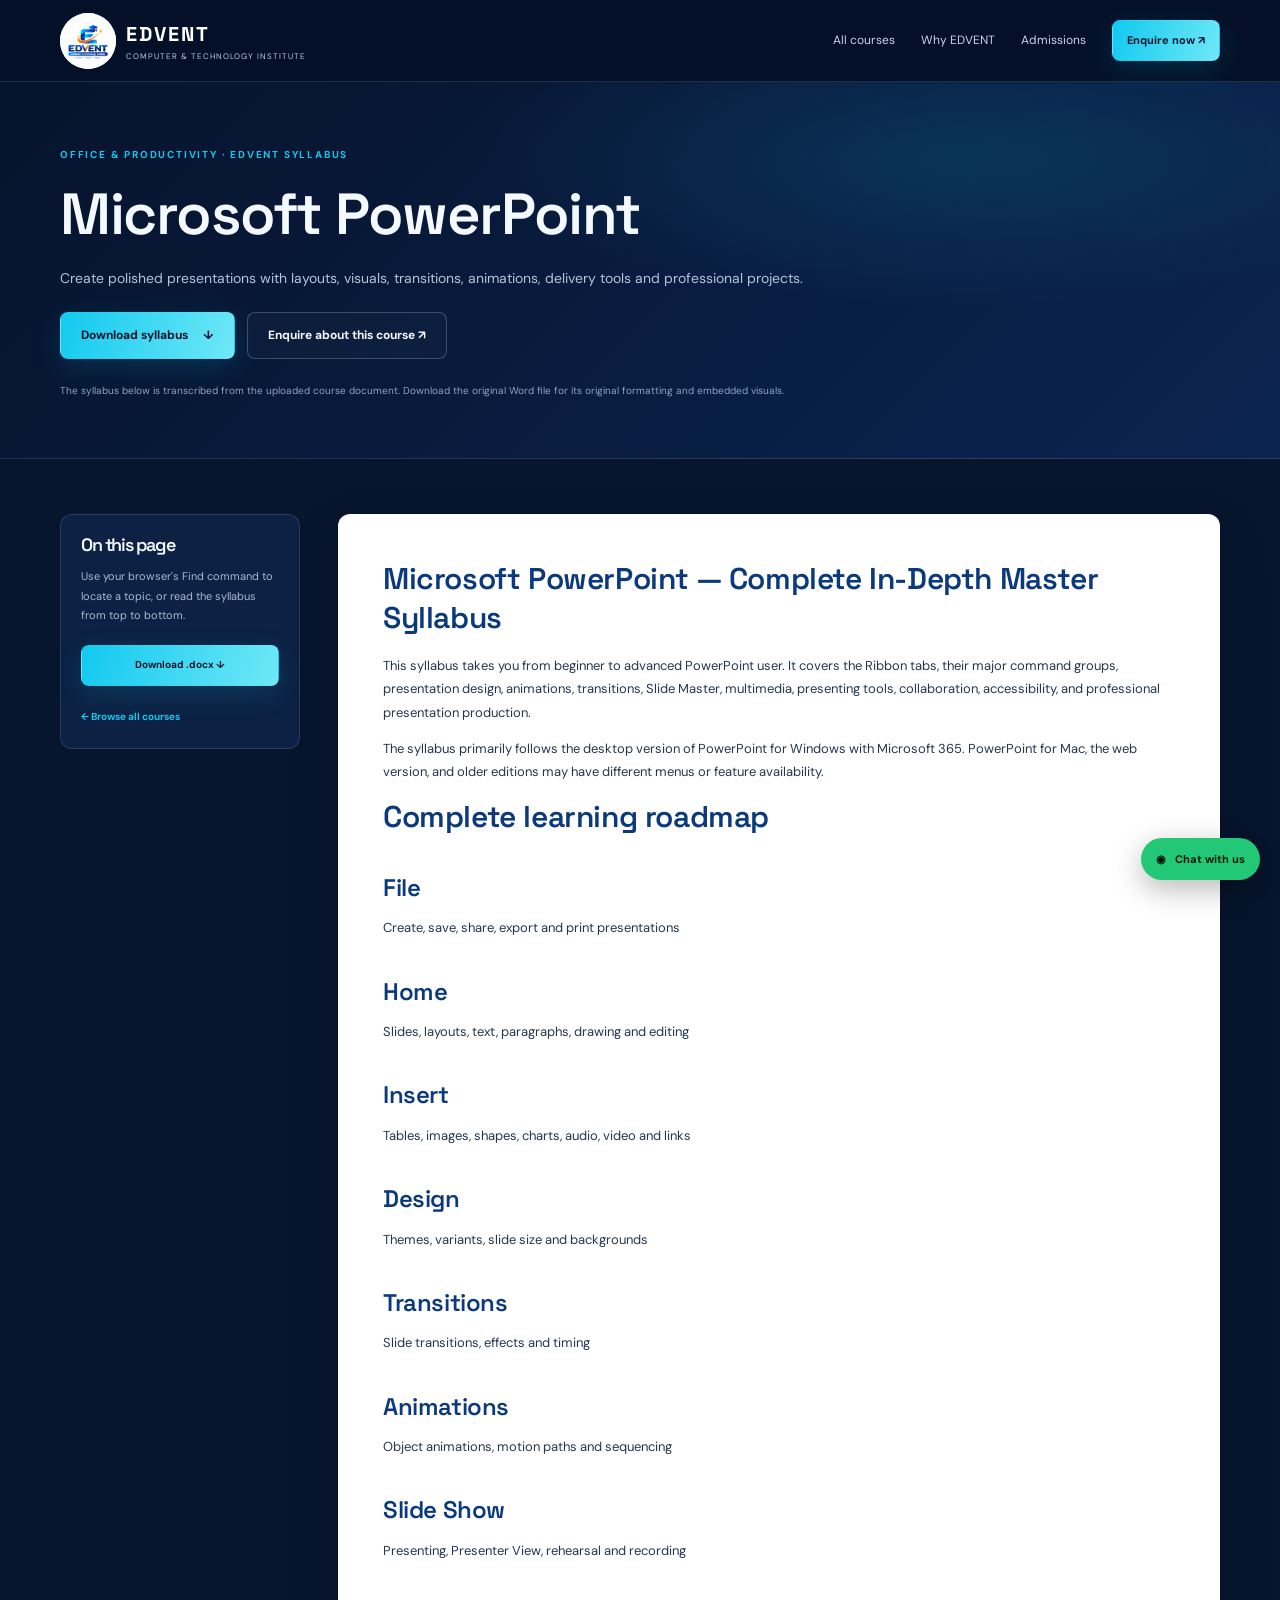
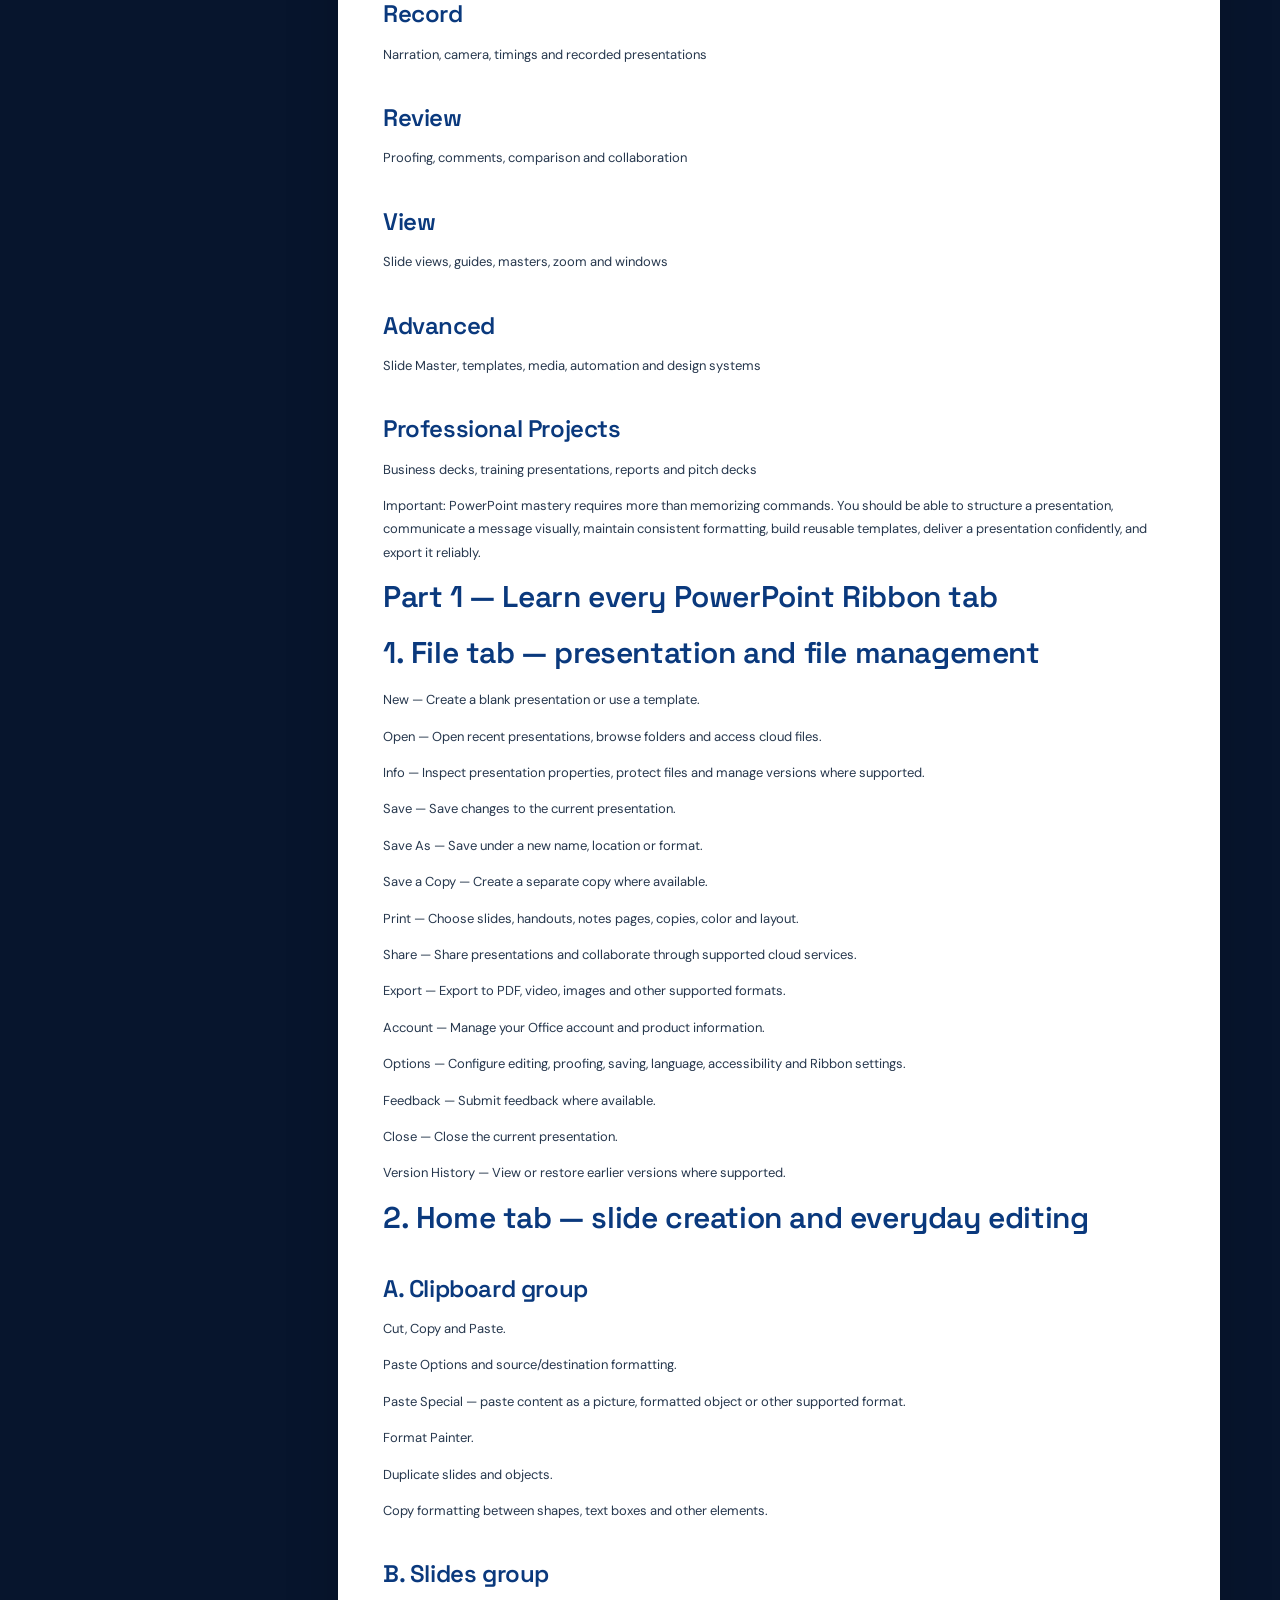
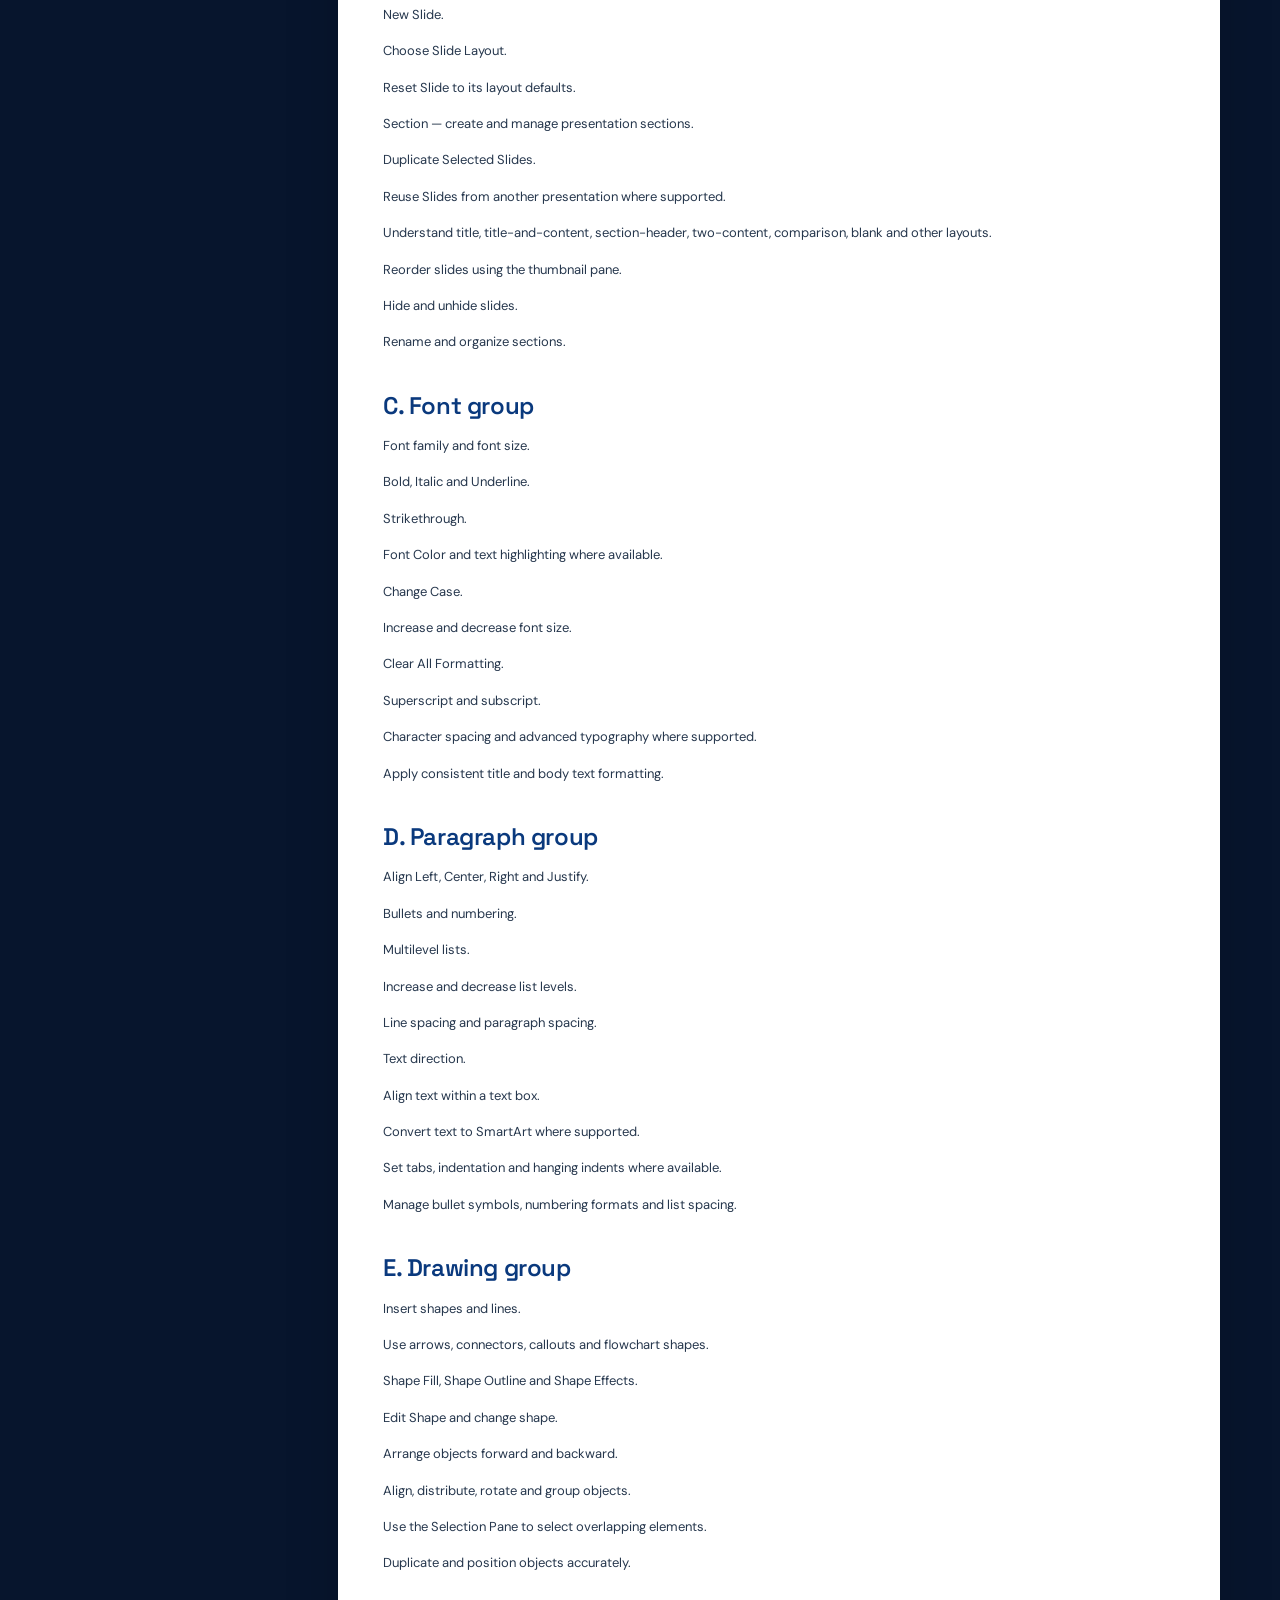
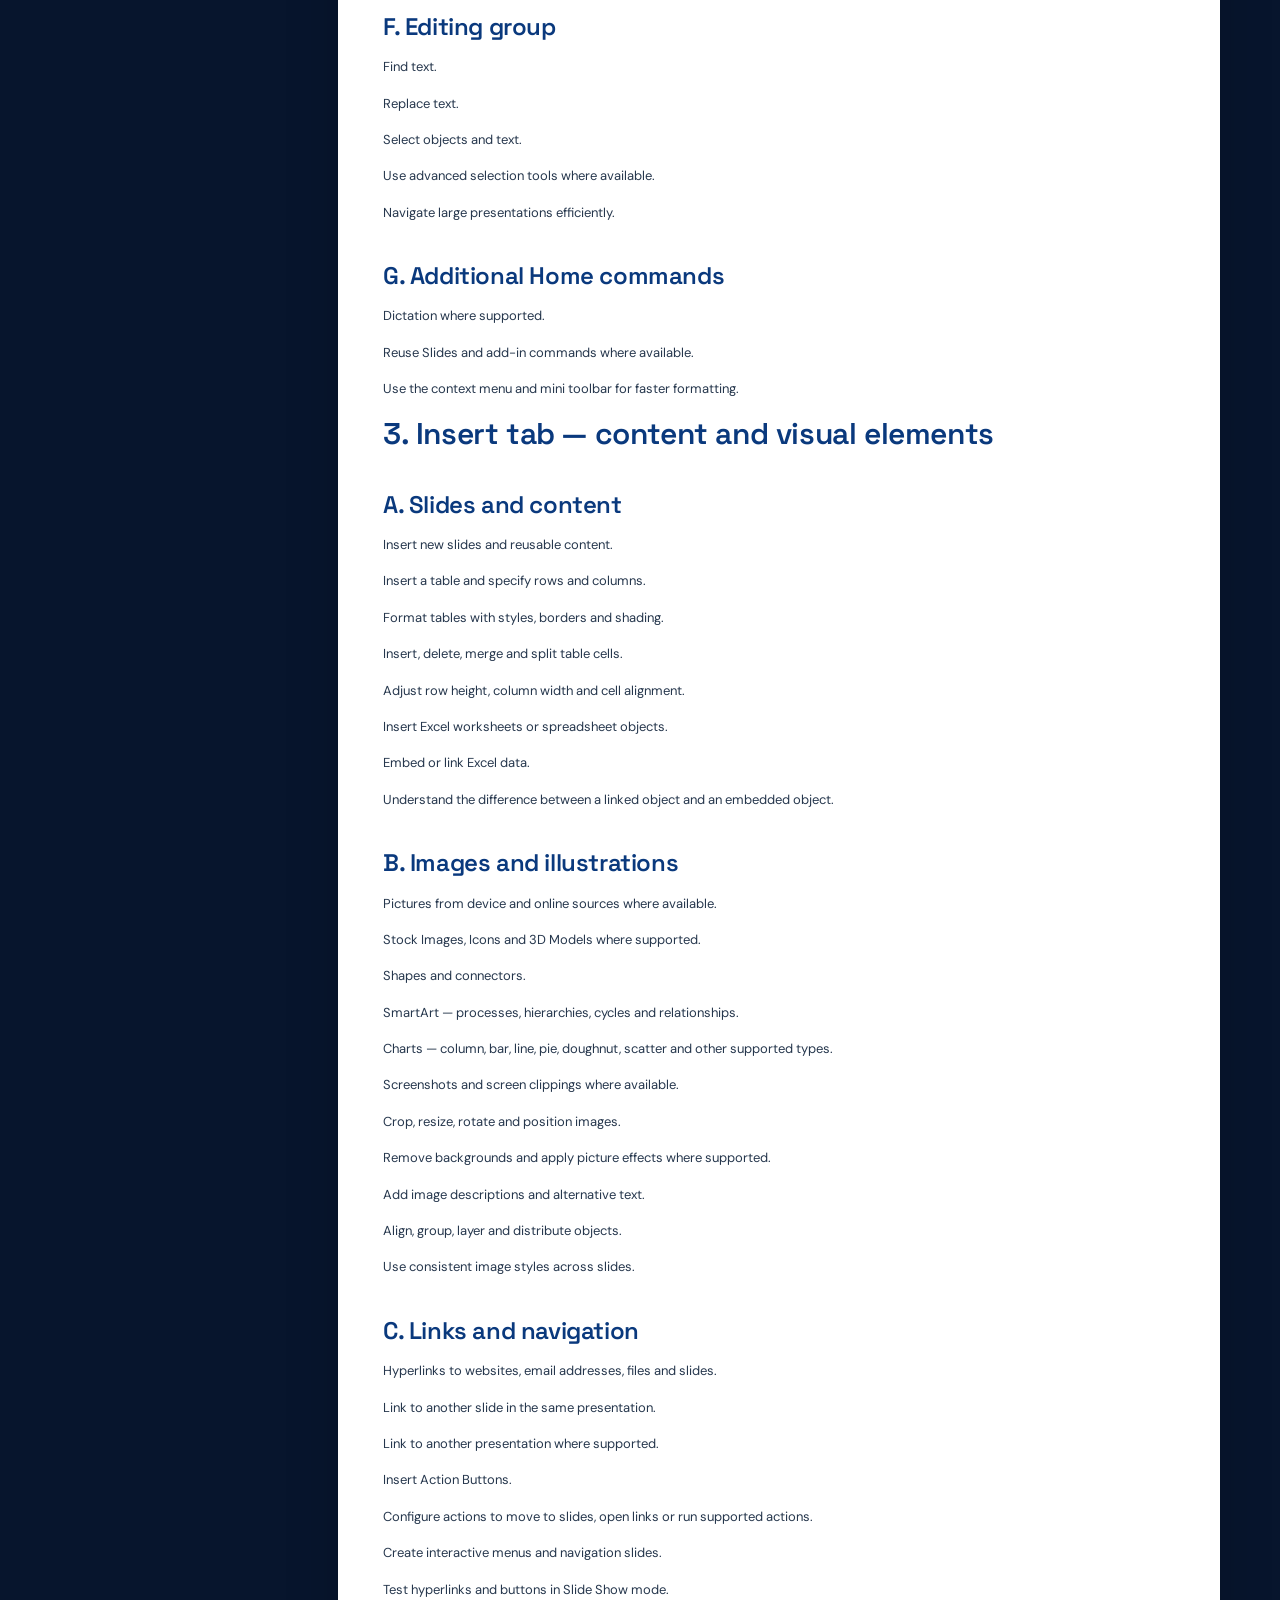
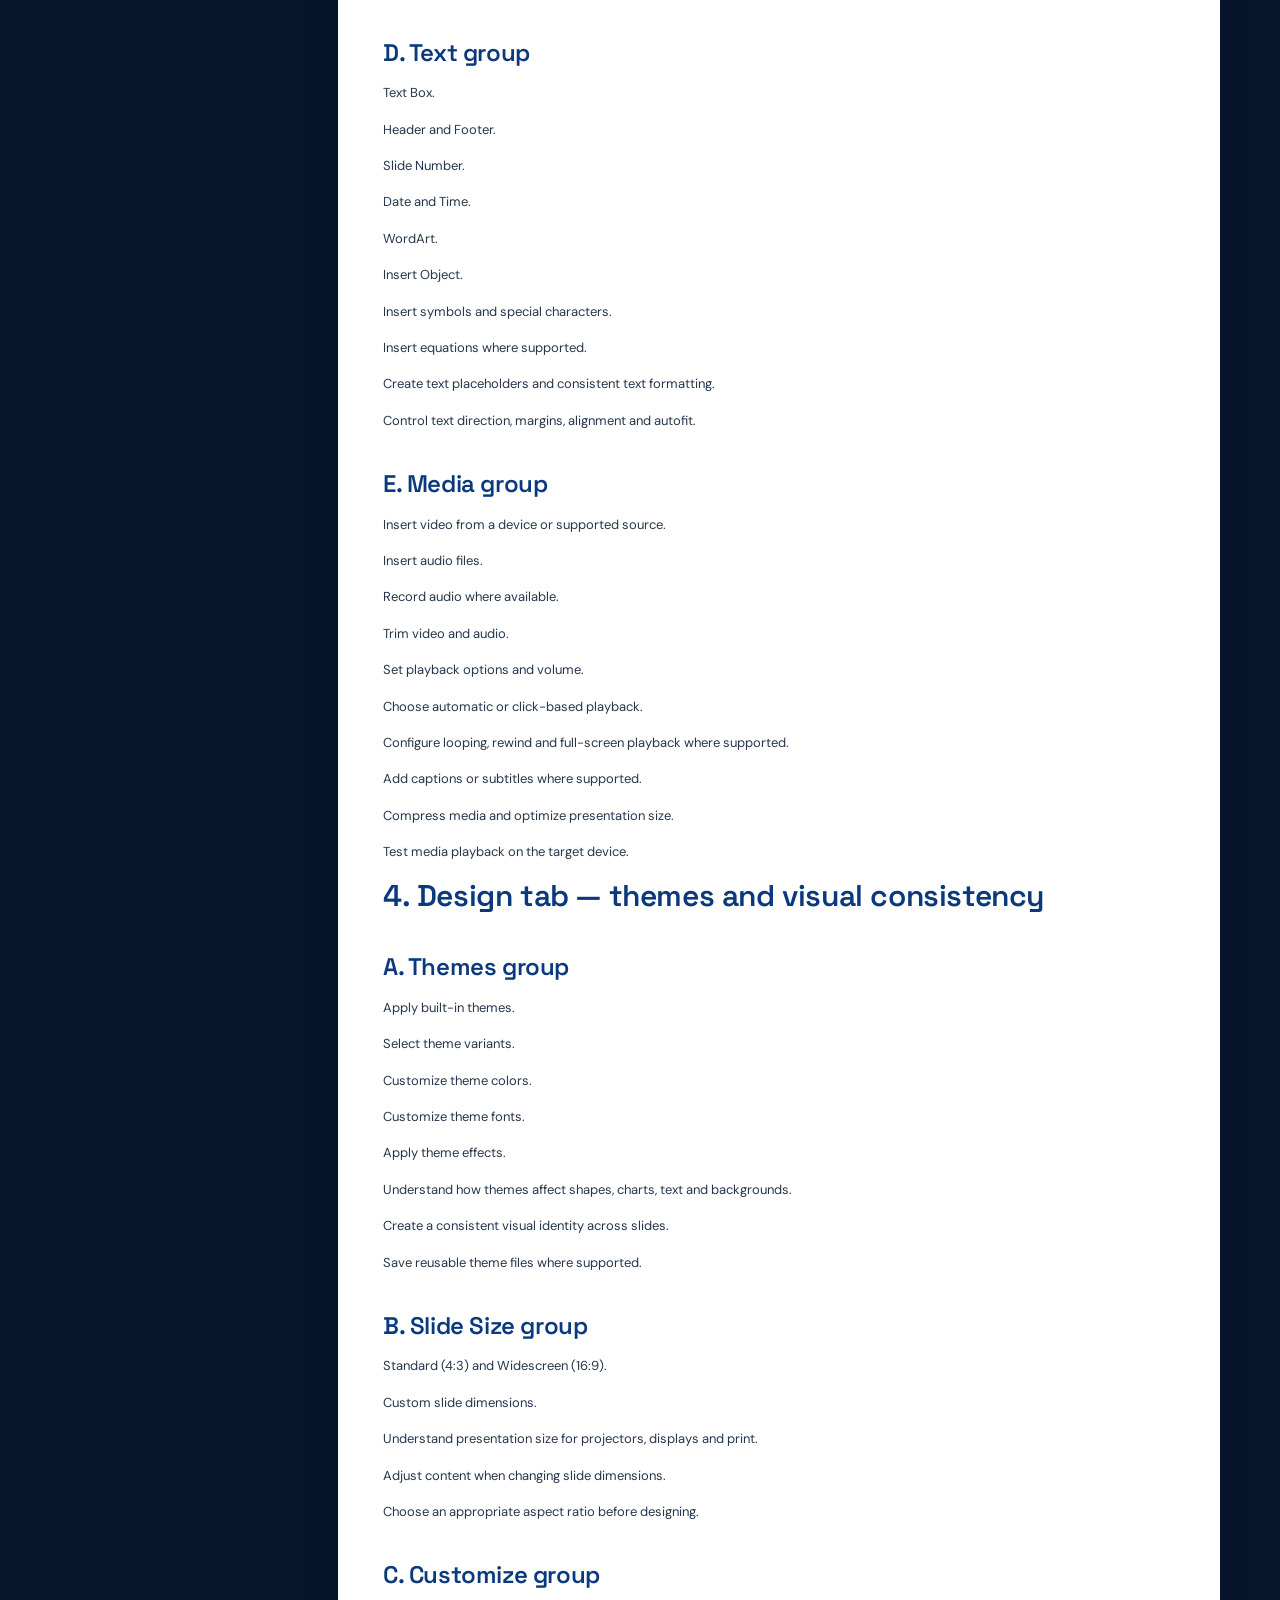
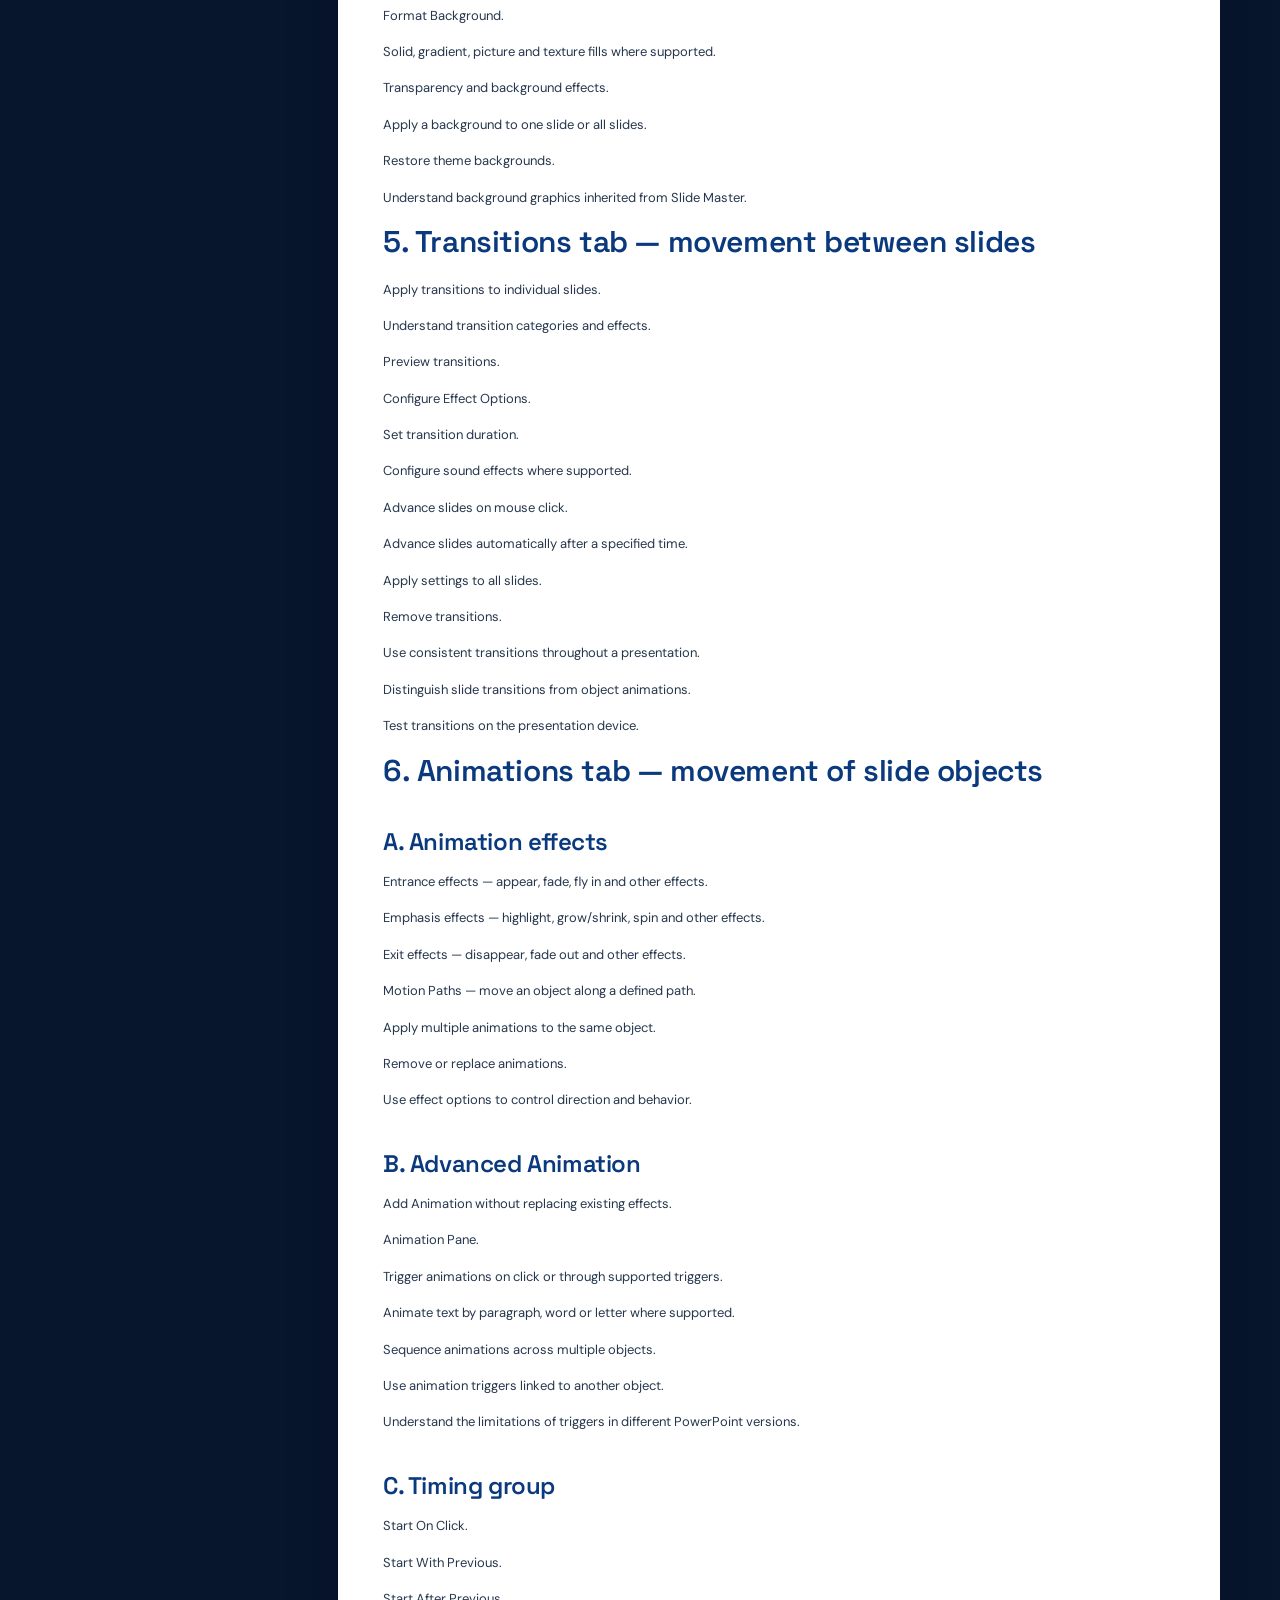
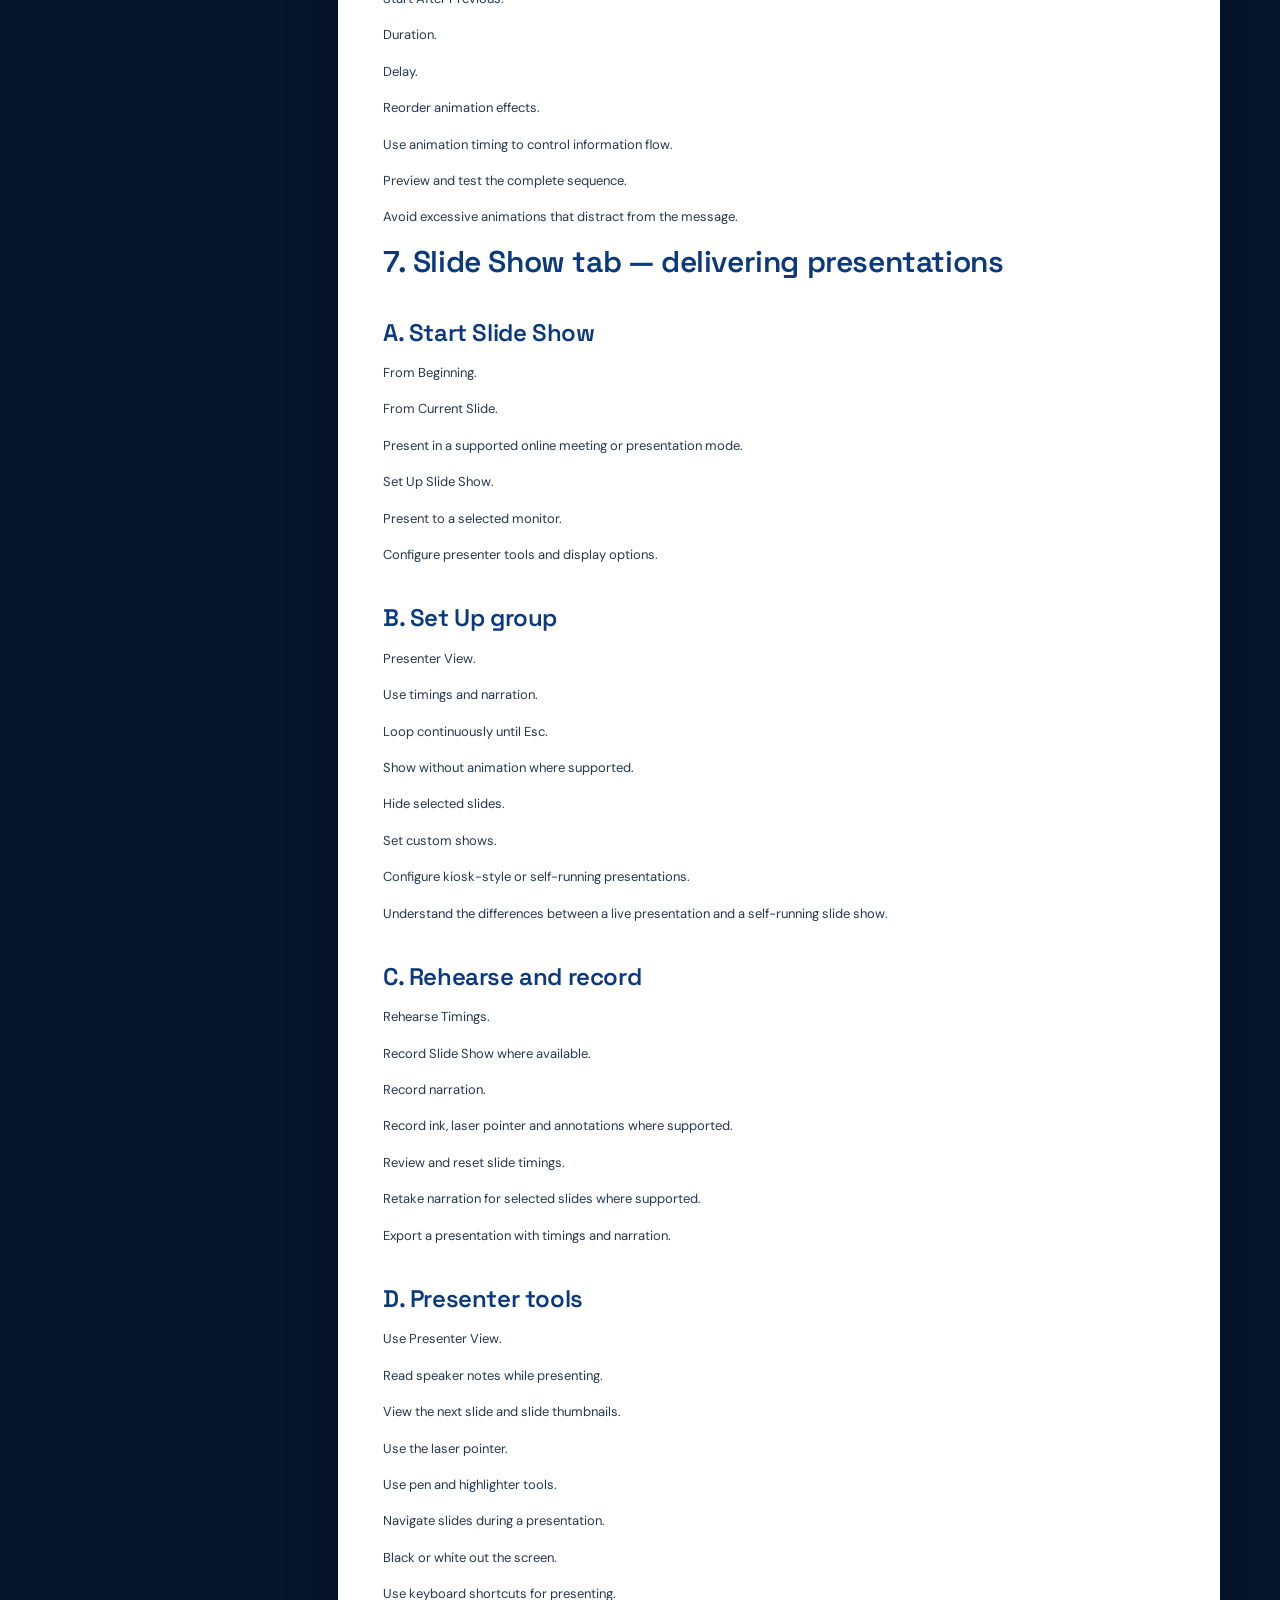
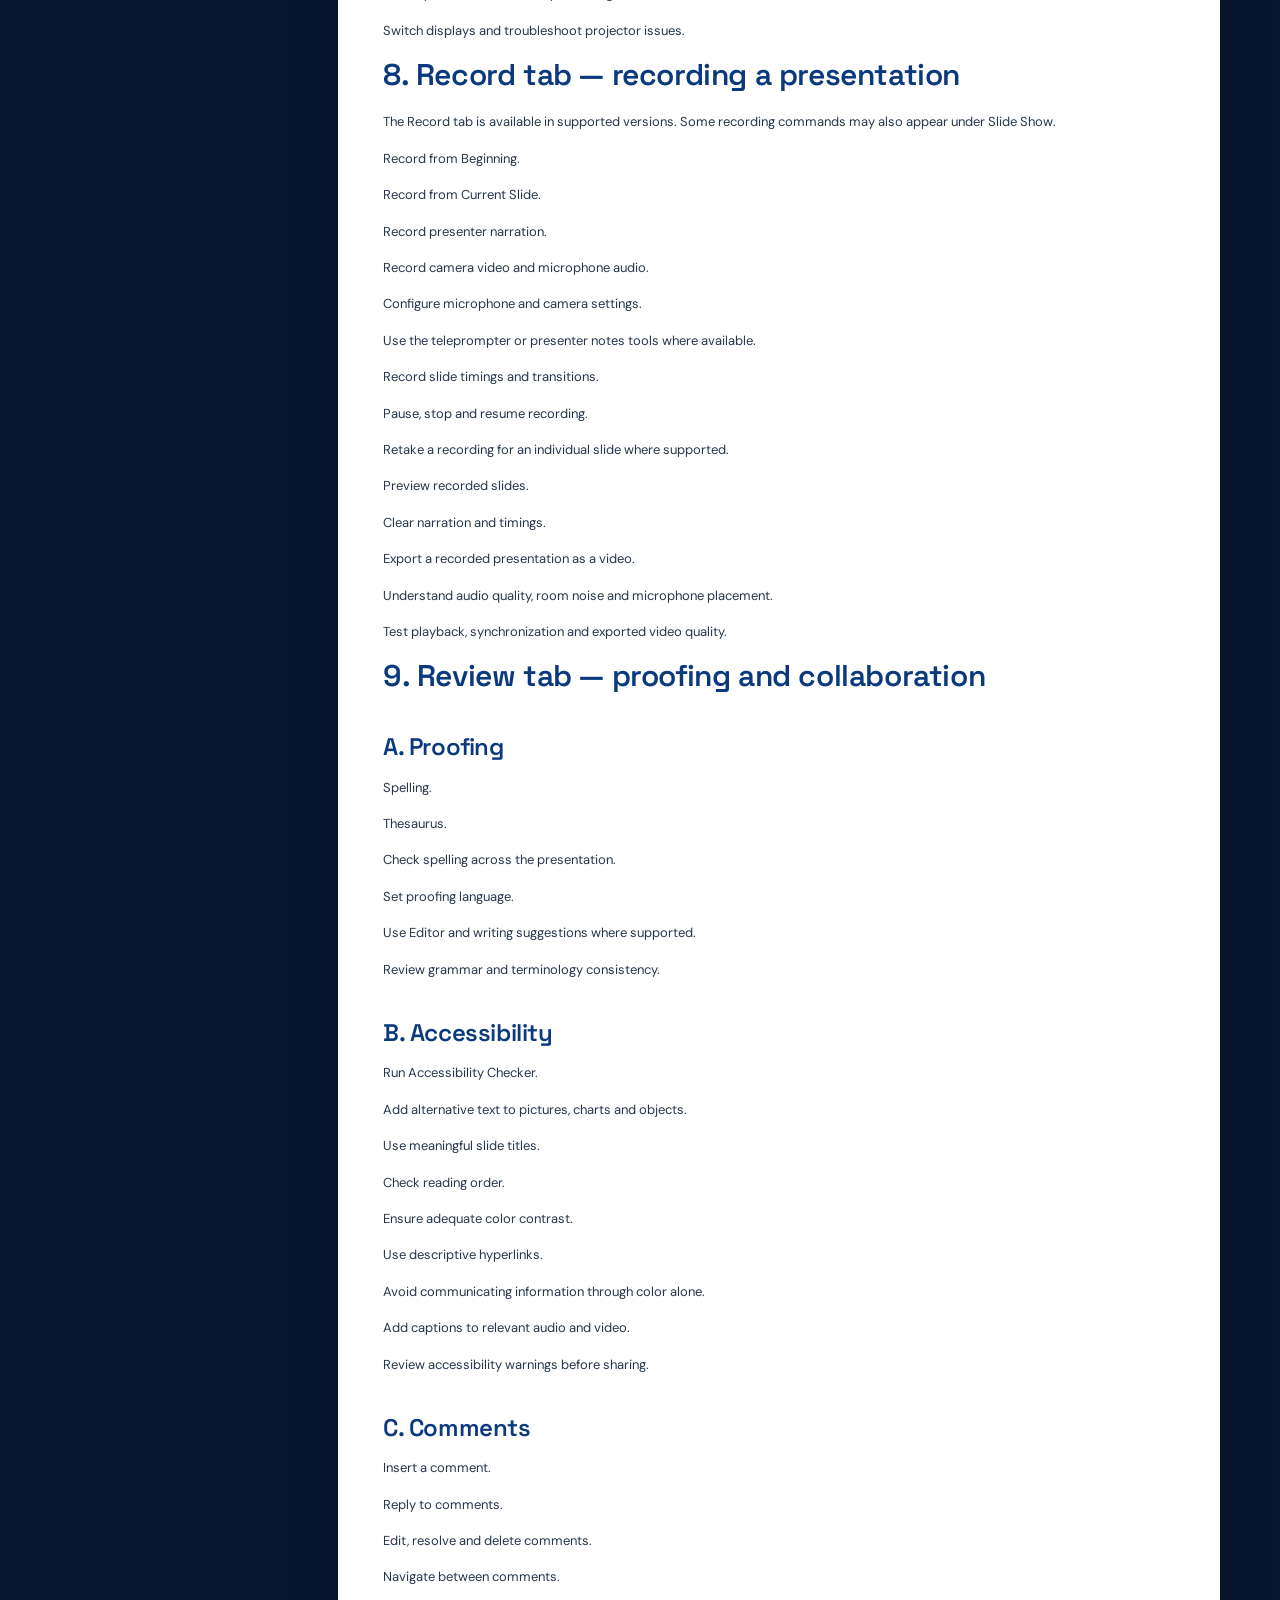
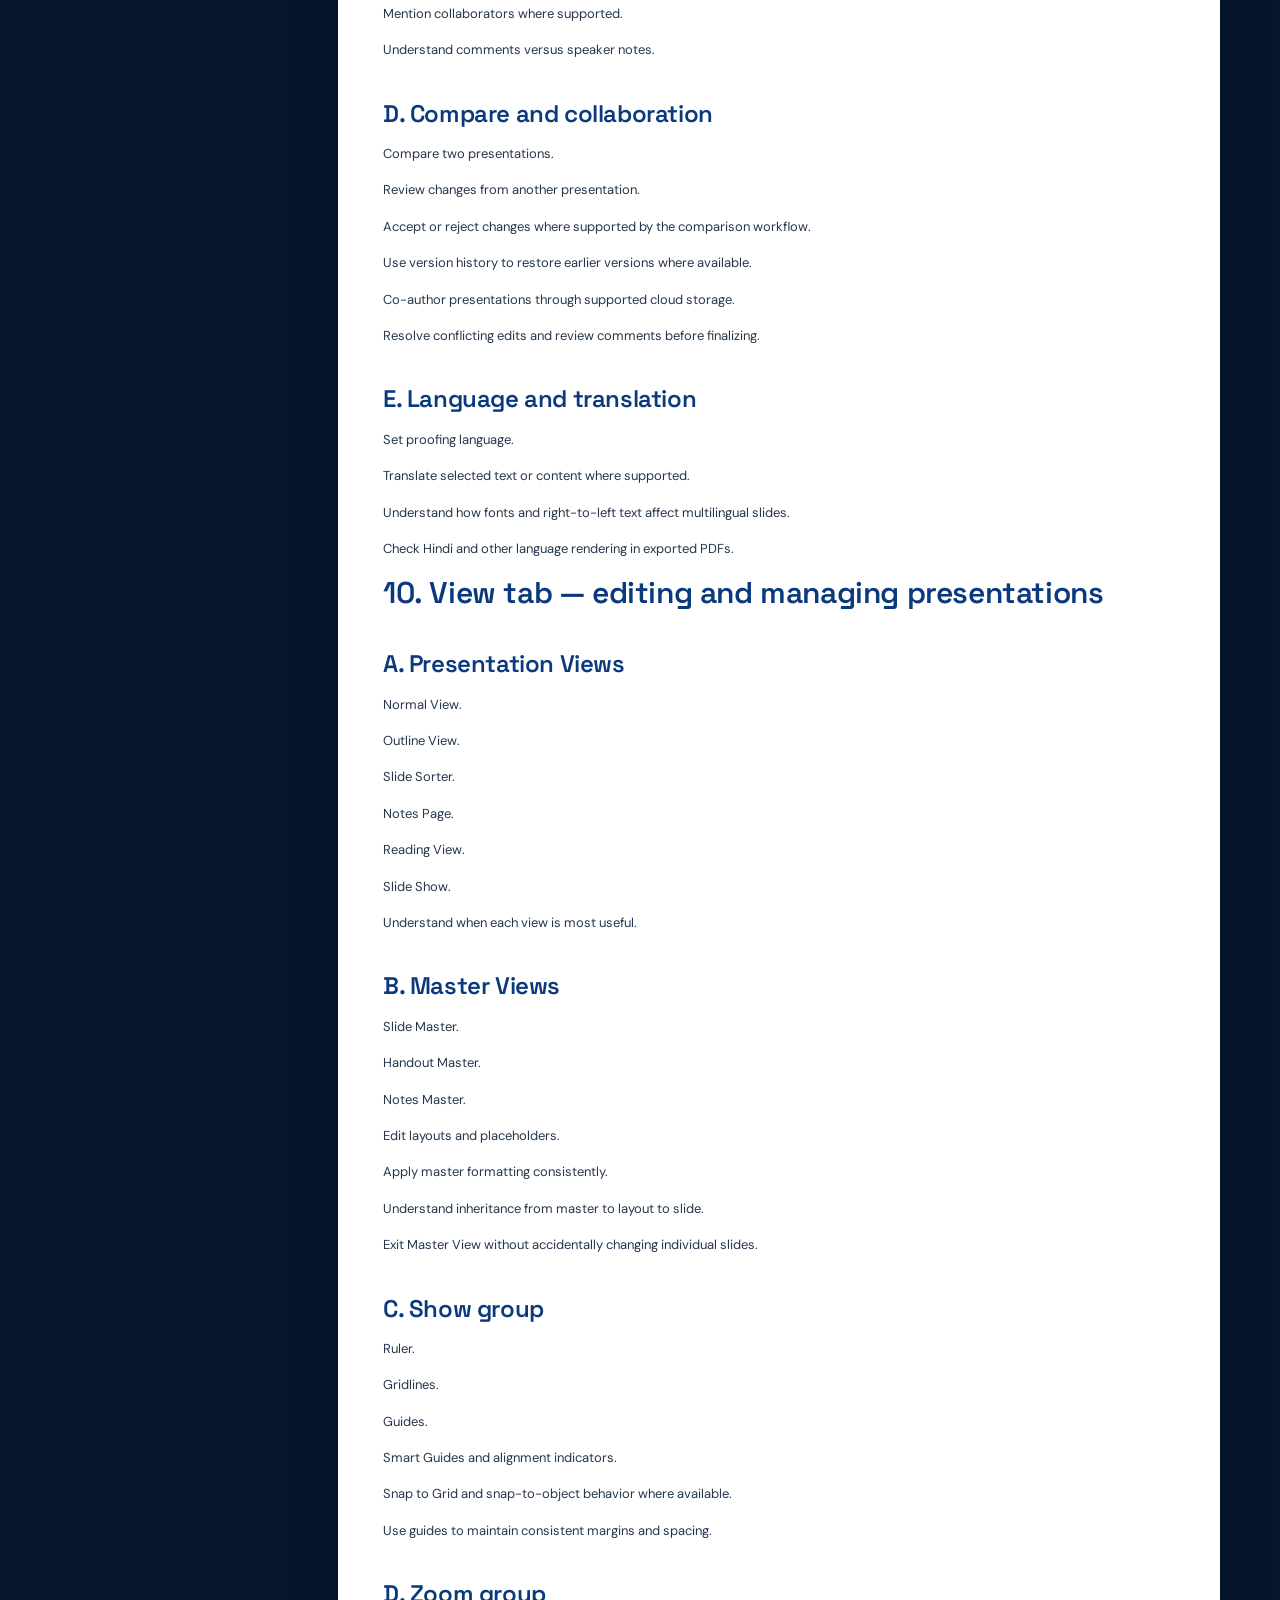
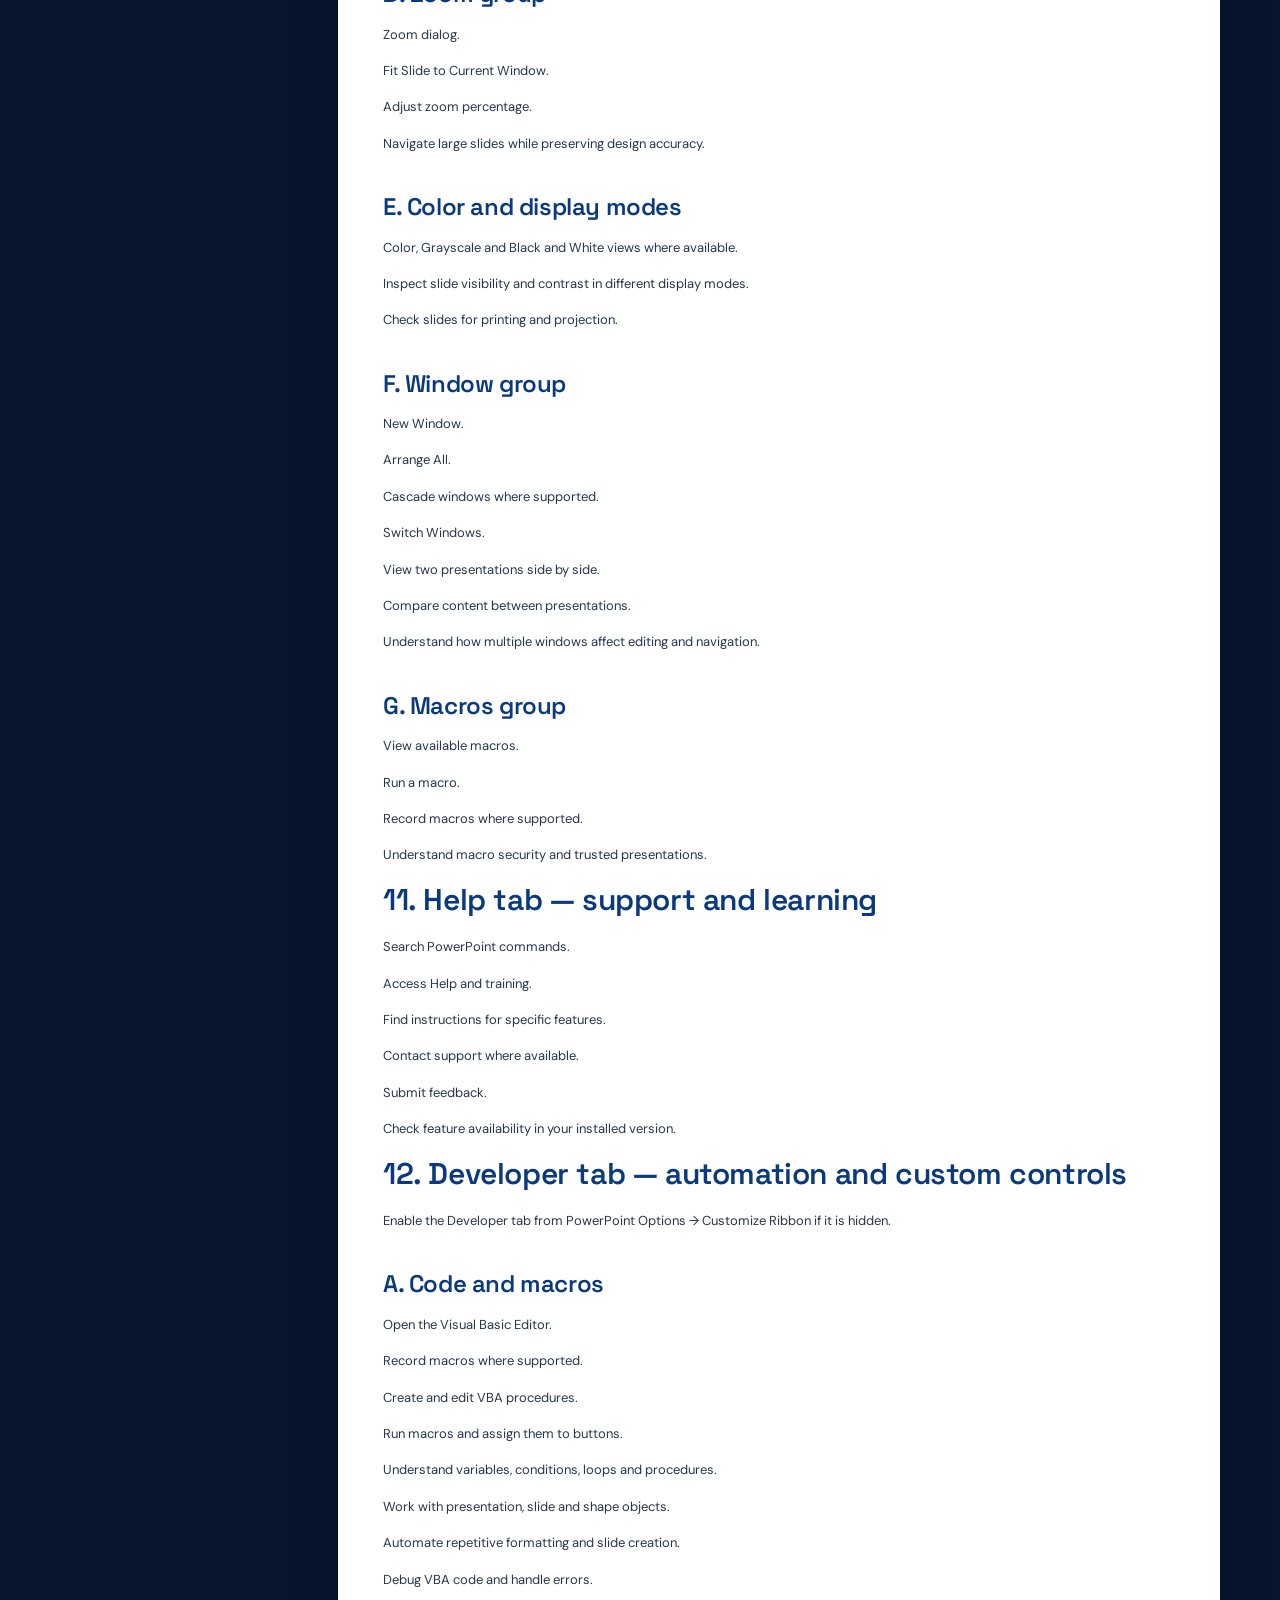
<file: courses/powerpoint.html>
<!doctype html>
<html lang="en"><head><meta charset="utf-8"><meta name="viewport" content="width=device-width,initial-scale=1"><title>Microsoft PowerPoint Syllabus | EDVENT</title><meta name="description" content="Create polished presentations with layouts, visuals, transitions, animations, delivery tools and professional projects. Explore the syllabus and download the EDVENT course document."><meta name="theme-color" content="#08275b"><link rel="canonical" href="https://edventindia.com/courses/powerpoint.html"><link rel="stylesheet" href="../styles.css"><link rel="icon" href="../assets/favicon.svg" type="image/svg+xml"><script src="../script.js" defer></script></head>
<body><a class="skip-link" href="#main">Skip to content</a><header class="site-header"><div class="container nav-wrap"><a class="brand" href="../index.html"><img src="../assets/edvent-logo.png" alt="EDVENT — Computer & Technology Institute" class="brand-logo"><span class="brand-copy"><strong>EDVENT</strong><small>COMPUTER & TECHNOLOGY INSTITUTE</small></span></a><button class="menu-toggle" type="button" aria-expanded="false" aria-controls="primary-nav" aria-label="Open navigation"><span></span><span></span></button><nav id="primary-nav" class="primary-nav"><a href="../index.html#courses">All courses</a><a href="../index.html#about">Why EDVENT</a><a href="../index.html#admissions">Admissions</a><a class="btn btn-small btn-primary" href="../index.html#admissions">Enquire now ↗</a></nav></div></header>
<main id="main"><section class="course-hero"><div class="container"><div class="eyebrow">OFFICE &amp; PRODUCTIVITY · EDVENT SYLLABUS</div><h1>Microsoft PowerPoint</h1><p>Create polished presentations with layouts, visuals, transitions, animations, delivery tools and professional projects.</p><div class="hero-actions"><a class="btn btn-primary" href="../downloads/powerpoint-syllabus.docx" download>Download syllabus <span>↓</span></a><a class="btn btn-ghost" href="../index.html#admissions">Enquire about this course ↗</a></div><p class="syllabus-note">The syllabus below is transcribed from the uploaded course document. Download the original Word file for its original formatting and embedded visuals.</p></div></section><section class="section syllabus-section"><div class="container"><div class="syllabus-layout"><aside class="syllabus-sidebar"><h2>On this page</h2><p>Use your browser's Find command to locate a topic, or read the syllabus from top to bottom.</p><a class="btn btn-primary download-wide" href="../downloads/powerpoint-syllabus.docx" download>Download .docx ↓</a><a class="text-link" href="../index.html#courses">← Browse all courses</a></aside><article class="syllabus-content"><h1>Microsoft PowerPoint — Complete In-Depth Master Syllabus</h1>
<p>This syllabus takes you from beginner to advanced PowerPoint user. It covers the Ribbon tabs, their major command groups, presentation design, animations, transitions, Slide Master, multimedia, presenting tools, collaboration, accessibility, and professional presentation production.</p>
<p>The syllabus primarily follows the desktop version of PowerPoint for Windows with Microsoft 365. PowerPoint for Mac, the web version, and older editions may have different menus or feature availability.</p>
<h1>Complete learning roadmap</h1>
<h2>File</h2>
<p>Create, save, share, export and print presentations</p>
<h2>Home</h2>
<p>Slides, layouts, text, paragraphs, drawing and editing</p>
<h2>Insert</h2>
<p>Tables, images, shapes, charts, audio, video and links</p>
<h2>Design</h2>
<p>Themes, variants, slide size and backgrounds</p>
<h2>Transitions</h2>
<p>Slide transitions, effects and timing</p>
<h2>Animations</h2>
<p>Object animations, motion paths and sequencing</p>
<h2>Slide Show</h2>
<p>Presenting, Presenter View, rehearsal and recording</p>
<h2>Record</h2>
<p>Narration, camera, timings and recorded presentations</p>
<h2>Review</h2>
<p>Proofing, comments, comparison and collaboration</p>
<h2>View</h2>
<p>Slide views, guides, masters, zoom and windows</p>
<h2>Advanced</h2>
<p>Slide Master, templates, media, automation and design systems</p>
<h2>Professional Projects</h2>
<p>Business decks, training presentations, reports and pitch decks</p>
<p>Important: PowerPoint mastery requires more than memorizing commands. You should be able to structure a presentation, communicate a message visually, maintain consistent formatting, build reusable templates, deliver a presentation confidently, and export it reliably.</p>
<h1>Part 1 — Learn every PowerPoint Ribbon tab</h1>
<h1>1. File tab — presentation and file management</h1>
<p>New — Create a blank presentation or use a template.</p>
<p>Open — Open recent presentations, browse folders and access cloud files.</p>
<p>Info — Inspect presentation properties, protect files and manage versions where supported.</p>
<p>Save — Save changes to the current presentation.</p>
<p>Save As — Save under a new name, location or format.</p>
<p>Save a Copy — Create a separate copy where available.</p>
<p>Print — Choose slides, handouts, notes pages, copies, color and layout.</p>
<p>Share — Share presentations and collaborate through supported cloud services.</p>
<p>Export — Export to PDF, video, images and other supported formats.</p>
<p>Account — Manage your Office account and product information.</p>
<p>Options — Configure editing, proofing, saving, language, accessibility and Ribbon settings.</p>
<p>Feedback — Submit feedback where available.</p>
<p>Close — Close the current presentation.</p>
<p>Version History — View or restore earlier versions where supported.</p>
<h1>2. Home tab — slide creation and everyday editing</h1>
<h2>A. Clipboard group</h2>
<p>Cut, Copy and Paste.</p>
<p>Paste Options and source/destination formatting.</p>
<p>Paste Special — paste content as a picture, formatted object or other supported format.</p>
<p>Format Painter.</p>
<p>Duplicate slides and objects.</p>
<p>Copy formatting between shapes, text boxes and other elements.</p>
<h2>B. Slides group</h2>
<p>New Slide.</p>
<p>Choose Slide Layout.</p>
<p>Reset Slide to its layout defaults.</p>
<p>Section — create and manage presentation sections.</p>
<p>Duplicate Selected Slides.</p>
<p>Reuse Slides from another presentation where supported.</p>
<p>Understand title, title-and-content, section-header, two-content, comparison, blank and other layouts.</p>
<p>Reorder slides using the thumbnail pane.</p>
<p>Hide and unhide slides.</p>
<p>Rename and organize sections.</p>
<h2>C. Font group</h2>
<p>Font family and font size.</p>
<p>Bold, Italic and Underline.</p>
<p>Strikethrough.</p>
<p>Font Color and text highlighting where available.</p>
<p>Change Case.</p>
<p>Increase and decrease font size.</p>
<p>Clear All Formatting.</p>
<p>Superscript and subscript.</p>
<p>Character spacing and advanced typography where supported.</p>
<p>Apply consistent title and body text formatting.</p>
<h2>D. Paragraph group</h2>
<p>Align Left, Center, Right and Justify.</p>
<p>Bullets and numbering.</p>
<p>Multilevel lists.</p>
<p>Increase and decrease list levels.</p>
<p>Line spacing and paragraph spacing.</p>
<p>Text direction.</p>
<p>Align text within a text box.</p>
<p>Convert text to SmartArt where supported.</p>
<p>Set tabs, indentation and hanging indents where available.</p>
<p>Manage bullet symbols, numbering formats and list spacing.</p>
<h2>E. Drawing group</h2>
<p>Insert shapes and lines.</p>
<p>Use arrows, connectors, callouts and flowchart shapes.</p>
<p>Shape Fill, Shape Outline and Shape Effects.</p>
<p>Edit Shape and change shape.</p>
<p>Arrange objects forward and backward.</p>
<p>Align, distribute, rotate and group objects.</p>
<p>Use the Selection Pane to select overlapping elements.</p>
<p>Duplicate and position objects accurately.</p>
<h2>F. Editing group</h2>
<p>Find text.</p>
<p>Replace text.</p>
<p>Select objects and text.</p>
<p>Use advanced selection tools where available.</p>
<p>Navigate large presentations efficiently.</p>
<h2>G. Additional Home commands</h2>
<p>Dictation where supported.</p>
<p>Reuse Slides and add-in commands where available.</p>
<p>Use the context menu and mini toolbar for faster formatting.</p>
<h1>3. Insert tab — content and visual elements</h1>
<h2>A. Slides and content</h2>
<p>Insert new slides and reusable content.</p>
<p>Insert a table and specify rows and columns.</p>
<p>Format tables with styles, borders and shading.</p>
<p>Insert, delete, merge and split table cells.</p>
<p>Adjust row height, column width and cell alignment.</p>
<p>Insert Excel worksheets or spreadsheet objects.</p>
<p>Embed or link Excel data.</p>
<p>Understand the difference between a linked object and an embedded object.</p>
<h2>B. Images and illustrations</h2>
<p>Pictures from device and online sources where available.</p>
<p>Stock Images, Icons and 3D Models where supported.</p>
<p>Shapes and connectors.</p>
<p>SmartArt — processes, hierarchies, cycles and relationships.</p>
<p>Charts — column, bar, line, pie, doughnut, scatter and other supported types.</p>
<p>Screenshots and screen clippings where available.</p>
<p>Crop, resize, rotate and position images.</p>
<p>Remove backgrounds and apply picture effects where supported.</p>
<p>Add image descriptions and alternative text.</p>
<p>Align, group, layer and distribute objects.</p>
<p>Use consistent image styles across slides.</p>
<h2>C. Links and navigation</h2>
<p>Hyperlinks to websites, email addresses, files and slides.</p>
<p>Link to another slide in the same presentation.</p>
<p>Link to another presentation where supported.</p>
<p>Insert Action Buttons.</p>
<p>Configure actions to move to slides, open links or run supported actions.</p>
<p>Create interactive menus and navigation slides.</p>
<p>Test hyperlinks and buttons in Slide Show mode.</p>
<h2>D. Text group</h2>
<p>Text Box.</p>
<p>Header and Footer.</p>
<p>Slide Number.</p>
<p>Date and Time.</p>
<p>WordArt.</p>
<p>Insert Object.</p>
<p>Insert symbols and special characters.</p>
<p>Insert equations where supported.</p>
<p>Create text placeholders and consistent text formatting.</p>
<p>Control text direction, margins, alignment and autofit.</p>
<h2>E. Media group</h2>
<p>Insert video from a device or supported source.</p>
<p>Insert audio files.</p>
<p>Record audio where available.</p>
<p>Trim video and audio.</p>
<p>Set playback options and volume.</p>
<p>Choose automatic or click-based playback.</p>
<p>Configure looping, rewind and full-screen playback where supported.</p>
<p>Add captions or subtitles where supported.</p>
<p>Compress media and optimize presentation size.</p>
<p>Test media playback on the target device.</p>
<h1>4. Design tab — themes and visual consistency</h1>
<h2>A. Themes group</h2>
<p>Apply built-in themes.</p>
<p>Select theme variants.</p>
<p>Customize theme colors.</p>
<p>Customize theme fonts.</p>
<p>Apply theme effects.</p>
<p>Understand how themes affect shapes, charts, text and backgrounds.</p>
<p>Create a consistent visual identity across slides.</p>
<p>Save reusable theme files where supported.</p>
<h2>B. Slide Size group</h2>
<p>Standard (4:3) and Widescreen (16:9).</p>
<p>Custom slide dimensions.</p>
<p>Understand presentation size for projectors, displays and print.</p>
<p>Adjust content when changing slide dimensions.</p>
<p>Choose an appropriate aspect ratio before designing.</p>
<h2>C. Customize group</h2>
<p>Format Background.</p>
<p>Solid, gradient, picture and texture fills where supported.</p>
<p>Transparency and background effects.</p>
<p>Apply a background to one slide or all slides.</p>
<p>Restore theme backgrounds.</p>
<p>Understand background graphics inherited from Slide Master.</p>
<h1>5. Transitions tab — movement between slides</h1>
<p>Apply transitions to individual slides.</p>
<p>Understand transition categories and effects.</p>
<p>Preview transitions.</p>
<p>Configure Effect Options.</p>
<p>Set transition duration.</p>
<p>Configure sound effects where supported.</p>
<p>Advance slides on mouse click.</p>
<p>Advance slides automatically after a specified time.</p>
<p>Apply settings to all slides.</p>
<p>Remove transitions.</p>
<p>Use consistent transitions throughout a presentation.</p>
<p>Distinguish slide transitions from object animations.</p>
<p>Test transitions on the presentation device.</p>
<h1>6. Animations tab — movement of slide objects</h1>
<h2>A. Animation effects</h2>
<p>Entrance effects — appear, fade, fly in and other effects.</p>
<p>Emphasis effects — highlight, grow/shrink, spin and other effects.</p>
<p>Exit effects — disappear, fade out and other effects.</p>
<p>Motion Paths — move an object along a defined path.</p>
<p>Apply multiple animations to the same object.</p>
<p>Remove or replace animations.</p>
<p>Use effect options to control direction and behavior.</p>
<h2>B. Advanced Animation</h2>
<p>Add Animation without replacing existing effects.</p>
<p>Animation Pane.</p>
<p>Trigger animations on click or through supported triggers.</p>
<p>Animate text by paragraph, word or letter where supported.</p>
<p>Sequence animations across multiple objects.</p>
<p>Use animation triggers linked to another object.</p>
<p>Understand the limitations of triggers in different PowerPoint versions.</p>
<h2>C. Timing group</h2>
<p>Start On Click.</p>
<p>Start With Previous.</p>
<p>Start After Previous.</p>
<p>Duration.</p>
<p>Delay.</p>
<p>Reorder animation effects.</p>
<p>Use animation timing to control information flow.</p>
<p>Preview and test the complete sequence.</p>
<p>Avoid excessive animations that distract from the message.</p>
<h1>7. Slide Show tab — delivering presentations</h1>
<h2>A. Start Slide Show</h2>
<p>From Beginning.</p>
<p>From Current Slide.</p>
<p>Present in a supported online meeting or presentation mode.</p>
<p>Set Up Slide Show.</p>
<p>Present to a selected monitor.</p>
<p>Configure presenter tools and display options.</p>
<h2>B. Set Up group</h2>
<p>Presenter View.</p>
<p>Use timings and narration.</p>
<p>Loop continuously until Esc.</p>
<p>Show without animation where supported.</p>
<p>Hide selected slides.</p>
<p>Set custom shows.</p>
<p>Configure kiosk-style or self-running presentations.</p>
<p>Understand the differences between a live presentation and a self-running slide show.</p>
<h2>C. Rehearse and record</h2>
<p>Rehearse Timings.</p>
<p>Record Slide Show where available.</p>
<p>Record narration.</p>
<p>Record ink, laser pointer and annotations where supported.</p>
<p>Review and reset slide timings.</p>
<p>Retake narration for selected slides where supported.</p>
<p>Export a presentation with timings and narration.</p>
<h2>D. Presenter tools</h2>
<p>Use Presenter View.</p>
<p>Read speaker notes while presenting.</p>
<p>View the next slide and slide thumbnails.</p>
<p>Use the laser pointer.</p>
<p>Use pen and highlighter tools.</p>
<p>Navigate slides during a presentation.</p>
<p>Black or white out the screen.</p>
<p>Use keyboard shortcuts for presenting.</p>
<p>Switch displays and troubleshoot projector issues.</p>
<h1>8. Record tab — recording a presentation</h1>
<p>The Record tab is available in supported versions. Some recording commands may also appear under Slide Show.</p>
<p>Record from Beginning.</p>
<p>Record from Current Slide.</p>
<p>Record presenter narration.</p>
<p>Record camera video and microphone audio.</p>
<p>Configure microphone and camera settings.</p>
<p>Use the teleprompter or presenter notes tools where available.</p>
<p>Record slide timings and transitions.</p>
<p>Pause, stop and resume recording.</p>
<p>Retake a recording for an individual slide where supported.</p>
<p>Preview recorded slides.</p>
<p>Clear narration and timings.</p>
<p>Export a recorded presentation as a video.</p>
<p>Understand audio quality, room noise and microphone placement.</p>
<p>Test playback, synchronization and exported video quality.</p>
<h1>9. Review tab — proofing and collaboration</h1>
<h2>A. Proofing</h2>
<p>Spelling.</p>
<p>Thesaurus.</p>
<p>Check spelling across the presentation.</p>
<p>Set proofing language.</p>
<p>Use Editor and writing suggestions where supported.</p>
<p>Review grammar and terminology consistency.</p>
<h2>B. Accessibility</h2>
<p>Run Accessibility Checker.</p>
<p>Add alternative text to pictures, charts and objects.</p>
<p>Use meaningful slide titles.</p>
<p>Check reading order.</p>
<p>Ensure adequate color contrast.</p>
<p>Use descriptive hyperlinks.</p>
<p>Avoid communicating information through color alone.</p>
<p>Add captions to relevant audio and video.</p>
<p>Review accessibility warnings before sharing.</p>
<h2>C. Comments</h2>
<p>Insert a comment.</p>
<p>Reply to comments.</p>
<p>Edit, resolve and delete comments.</p>
<p>Navigate between comments.</p>
<p>Mention collaborators where supported.</p>
<p>Understand comments versus speaker notes.</p>
<h2>D. Compare and collaboration</h2>
<p>Compare two presentations.</p>
<p>Review changes from another presentation.</p>
<p>Accept or reject changes where supported by the comparison workflow.</p>
<p>Use version history to restore earlier versions where available.</p>
<p>Co-author presentations through supported cloud storage.</p>
<p>Resolve conflicting edits and review comments before finalizing.</p>
<h2>E. Language and translation</h2>
<p>Set proofing language.</p>
<p>Translate selected text or content where supported.</p>
<p>Understand how fonts and right-to-left text affect multilingual slides.</p>
<p>Check Hindi and other language rendering in exported PDFs.</p>
<h1>10. View tab — editing and managing presentations</h1>
<h2>A. Presentation Views</h2>
<p>Normal View.</p>
<p>Outline View.</p>
<p>Slide Sorter.</p>
<p>Notes Page.</p>
<p>Reading View.</p>
<p>Slide Show.</p>
<p>Understand when each view is most useful.</p>
<h2>B. Master Views</h2>
<p>Slide Master.</p>
<p>Handout Master.</p>
<p>Notes Master.</p>
<p>Edit layouts and placeholders.</p>
<p>Apply master formatting consistently.</p>
<p>Understand inheritance from master to layout to slide.</p>
<p>Exit Master View without accidentally changing individual slides.</p>
<h2>C. Show group</h2>
<p>Ruler.</p>
<p>Gridlines.</p>
<p>Guides.</p>
<p>Smart Guides and alignment indicators.</p>
<p>Snap to Grid and snap-to-object behavior where available.</p>
<p>Use guides to maintain consistent margins and spacing.</p>
<h2>D. Zoom group</h2>
<p>Zoom dialog.</p>
<p>Fit Slide to Current Window.</p>
<p>Adjust zoom percentage.</p>
<p>Navigate large slides while preserving design accuracy.</p>
<h2>E. Color and display modes</h2>
<p>Color, Grayscale and Black and White views where available.</p>
<p>Inspect slide visibility and contrast in different display modes.</p>
<p>Check slides for printing and projection.</p>
<h2>F. Window group</h2>
<p>New Window.</p>
<p>Arrange All.</p>
<p>Cascade windows where supported.</p>
<p>Switch Windows.</p>
<p>View two presentations side by side.</p>
<p>Compare content between presentations.</p>
<p>Understand how multiple windows affect editing and navigation.</p>
<h2>G. Macros group</h2>
<p>View available macros.</p>
<p>Run a macro.</p>
<p>Record macros where supported.</p>
<p>Understand macro security and trusted presentations.</p>
<h1>11. Help tab — support and learning</h1>
<p>Search PowerPoint commands.</p>
<p>Access Help and training.</p>
<p>Find instructions for specific features.</p>
<p>Contact support where available.</p>
<p>Submit feedback.</p>
<p>Check feature availability in your installed version.</p>
<h1>12. Developer tab — automation and custom controls</h1>
<p>Enable the Developer tab from PowerPoint Options → Customize Ribbon if it is hidden.</p>
<h2>A. Code and macros</h2>
<p>Open the Visual Basic Editor.</p>
<p>Record macros where supported.</p>
<p>Create and edit VBA procedures.</p>
<p>Run macros and assign them to buttons.</p>
<p>Understand variables, conditions, loops and procedures.</p>
<p>Work with presentation, slide and shape objects.</p>
<p>Automate repetitive formatting and slide creation.</p>
<p>Debug VBA code and handle errors.</p>
<p>Save macro-enabled presentations as .pptm.</p>
<p>Understand macro security and trusted locations.</p>
<h2>B. Add-ins</h2>
<p>Explore Office add-ins.</p>
<p>Install and manage supported add-ins.</p>
<p>Understand permissions and compatibility.</p>
<p>Use approved presentation productivity tools.</p>
<h2>C. Custom controls and integration</h2>
<p>Understand supported ActiveX or custom control workflows.</p>
<p>Use hyperlinks and action buttons for interactive navigation.</p>
<p>Integrate Excel charts and data with presentations.</p>
<p>Automate report slides using approved tools.</p>
<p>Understand platform limitations and security restrictions.</p>
<h1>13. Contextual Ribbon tabs — advanced object formatting</h1>
<p>These tabs appear only when you select specific objects. Their availability and names vary across versions.</p>
<h2>A. Shape Format</h2>
<p>Shape Fill, Outline and Effects.</p>
<p>Edit Shape and change shape.</p>
<p>Text fill, outline and effects.</p>
<p>Align, distribute, rotate and group.</p>
<p>Arrange forward and backward.</p>
<p>Size, position and object properties.</p>
<p>Selection Pane.</p>
<p>Merge Shapes — Union, Combine, Fragment, Intersect and Subtract where supported.</p>
<h2>B. Picture Format</h2>
<p>Remove Background.</p>
<p>Corrections, Color and Artistic Effects.</p>
<p>Transparency where available.</p>
<p>Picture Styles, borders and effects.</p>
<p>Crop, Crop to Shape and aspect ratio.</p>
<p>Compress Pictures and image resolution options.</p>
<p>Change Picture.</p>
<p>Alt Text.</p>
<p>Position, Wrap Text where supported, Align and Arrange.</p>
<h2>C. Graphics Format</h2>
<p>Change colors and styles of inserted graphics.</p>
<p>Convert supported graphics to shapes.</p>
<p>Ungroup supported vector graphics.</p>
<p>Recolor individual components.</p>
<p>Edit shape appearance and arrangement.</p>
<h2>D. Chart Design and Format</h2>
<p>Add Chart Element.</p>
<p>Quick Layout and Chart Styles.</p>
<p>Change Colors.</p>
<p>Switch Row/Column.</p>
<p>Select Data.</p>
<p>Change Chart Type.</p>
<p>Format chart and plot areas.</p>
<p>Format axes, legends, titles and data labels.</p>
<p>Add trendlines and error bars where supported.</p>
<p>Edit embedded chart data.</p>
<p>Use combo charts and secondary axes appropriately.</p>
<h2>E. Table Design and Layout</h2>
<p>Table styles, borders and shading.</p>
<p>Header Row and Total Row options where applicable.</p>
<p>Insert and delete rows or columns.</p>
<p>Merge and split cells.</p>
<p>Distribute rows and columns.</p>
<p>Adjust cell margins, height and width.</p>
<p>Align text and set text direction.</p>
<p>Position and resize tables.</p>
<h2>F. SmartArt Design and Format</h2>
<p>Add shapes and bullets.</p>
<p>Promote and demote items.</p>
<p>Move items up and down.</p>
<p>Change layouts, colors and styles.</p>
<p>Reset graphics.</p>
<p>Convert SmartArt to shapes where supported.</p>
<p>Format individual components.</p>
<h2>G. Audio and Video Playback</h2>
<p>Trim Media.</p>
<p>Fade In and Fade Out.</p>
<p>Volume.</p>
<p>Start Automatically or On Click.</p>
<p>Play Across Slides.</p>
<p>Loop Until Stopped.</p>
<p>Rewind after Playing.</p>
<p>Hide During Show where appropriate.</p>
<p>Add bookmarks and captions where supported.</p>
<p>Set video poster frames and playback size where available.</p>
<h2>H. Equation and 3D Model tools</h2>
<p>Insert and edit mathematical equations.</p>
<p>Use fractions, scripts, matrices and mathematical symbols.</p>
<p>Rotate and position 3D models where supported.</p>
<p>Configure 3D model views and animations where available.</p>
<h1>Part 2 — Advanced PowerPoint skills</h1>
<h1>14. Slide Master and reusable templates</h1>
<p>This is one of the most important topics for professional PowerPoint use. It lets you manage the design of many slides from one place.</p>
<p>Understand the relationship between Slide Master, layouts and individual slides.</p>
<p>Create and edit a Slide Master.</p>
<p>Add and customize title, text, picture and other placeholders.</p>
<p>Set theme fonts, colors and effects.</p>
<p>Add logos, footers, dates and slide numbers to layouts.</p>
<p>Create multiple layouts for different slide types.</p>
<p>Set default fonts and paragraph formatting.</p>
<p>Adjust placeholder positions and dimensions.</p>
<p>Manage background graphics and master elements.</p>
<p>Create section-specific or department-specific layouts.</p>
<p>Rename layouts for easier identification.</p>
<p>Preserve master formatting when copying slides between presentations.</p>
<p>Reset a slide to its layout.</p>
<p>Troubleshoot slides that do not follow the expected master formatting.</p>
<p>Save reusable templates as .potx.</p>
<p>Save macro-enabled templates as .potm where needed.</p>
<p>Create a corporate presentation template with title, content, section divider, data and closing slides.</p>
<h1>15. Professional presentation design</h1>
<p>Ribbon knowledge must be combined with design principles.</p>
<h2>A. Presentation structure</h2>
<p>Define the purpose and target audience.</p>
<p>Create a clear opening, main argument and conclusion.</p>
<p>Develop a logical narrative.</p>
<p>Build a storyboard before designing slides.</p>
<p>Use one primary message per slide where appropriate.</p>
<p>Use descriptive slide titles rather than vague labels.</p>
<p>Structure executive summaries and recommendations.</p>
<p>Organize sections and transitions between topics.</p>
<h2>B. Typography and layout</h2>
<p>Create a hierarchy between titles, subtitles and body text.</p>
<p>Choose readable fonts.</p>
<p>Use consistent title and body sizes.</p>
<p>Apply alignment, spacing and margins consistently.</p>
<p>Use grids and guides.</p>
<p>Avoid overcrowded slides.</p>
<p>Control line length and paragraph density.</p>
<p>Use whitespace intentionally.</p>
<p>Ensure readable contrast on projected displays.</p>
<h2>C. Visual communication</h2>
<p>Replace unnecessary paragraphs with diagrams or visual summaries.</p>
<p>Use icons consistently.</p>
<p>Select high-quality, relevant images.</p>
<p>Create process diagrams and timelines.</p>
<p>Design comparison slides.</p>
<p>Use callouts to highlight important information.</p>
<p>Use color to encode meaning consistently.</p>
<p>Avoid decorative elements that distract from the message.</p>
<h2>D. Data storytelling</h2>
<p>Choose the correct chart type.</p>
<p>Simplify charts and remove unnecessary clutter.</p>
<p>Highlight the most important data point.</p>
<p>Label units and time periods.</p>
<p>Show comparisons, trends and exceptions.</p>
<p>Distinguish actuals, forecasts and targets.</p>
<p>Use annotations to explain significant changes.</p>
<p>Check chart accuracy and source information.</p>
<p>Create data slides that communicate a clear conclusion.</p>
<h1>16. Advanced animations and interactive presentations</h1>
<p>Build animation sequences using the Animation Pane.</p>
<p>Synchronize multiple objects.</p>
<p>Use motion paths for movement.</p>
<p>Create emphasis effects for key information.</p>
<p>Animate charts and SmartArt where supported.</p>
<p>Create click-triggered content.</p>
<p>Build quiz slides with interactive navigation.</p>
<p>Create clickable menus and branching presentations.</p>
<p>Use action buttons for navigation.</p>
<p>Create custom shows for different audiences.</p>
<p>Hide optional or backup slides.</p>
<p>Build kiosk-style presentations where supported.</p>
<p>Test every interaction in Slide Show mode.</p>
<p>Ensure the presentation remains understandable without animation.</p>
<h1>17. Multimedia and presentation delivery</h1>
<p>Embed or link audio and video appropriately.</p>
<p>Understand media compatibility and file-size implications.</p>
<p>Compress media.</p>
<p>Record narration and camera video.</p>
<p>Synchronize narration with slide timings.</p>
<p>Add captions and subtitles where supported.</p>
<p>Export narrated presentations to video.</p>
<p>Configure playback across multiple slides.</p>
<p>Test sound output, microphone levels and playback.</p>
<p>Check video codecs and playback compatibility on the target system.</p>
<p>Carry presentation media with the file or use supported packaging methods.</p>
<p>Rehearse transitions, timings and speaker notes.</p>
<h1>18. Speaker notes and handouts</h1>
<p>Add speaker notes to individual slides.</p>
<p>Use Notes Page view.</p>
<p>Format notes pages.</p>
<p>Print speaker notes.</p>
<p>Print slide handouts with multiple slides per page.</p>
<p>Include headers, footers, dates and page numbers in handouts where supported.</p>
<p>Prepare accessible handouts.</p>
<p>Export slides and notes into suitable formats where available.</p>
<p>Keep speaker notes distinct from on-slide content.</p>
<h1>19. Exporting, printing and file compatibility</h1>
<p>Export to PDF.</p>
<p>Export slides as PNG or JPEG images.</p>
<p>Export a presentation as an MP4 video where supported.</p>
<p>Configure video resolution and timing.</p>
<p>Print full-page slides, handouts and notes pages.</p>
<p>Select color, grayscale or black-and-white printing.</p>
<p>Configure page orientation and print options.</p>
<p>Check fonts and theme substitutions.</p>
<p>Understand .pptx, .pptm, .potx, .potm, .ppsx and .pps formats.</p>
<p>Understand embedded versus linked media and objects.</p>
<p>Check compatibility with older PowerPoint versions.</p>
<p>Use Compatibility Checker where available.</p>
<p>Compress pictures and media to reduce file size.</p>
<p>Inspect exported PDFs and videos for missing fonts, clipped text and incorrect timing.</p>
<h1>20. Collaboration, security and reliability</h1>
<p>Share presentations with appropriate permissions.</p>
<p>Use comments and version history.</p>
<p>Compare presentations before finalizing.</p>
<p>Protect files with supported password encryption.</p>
<p>Understand the difference between protection and access control.</p>
<p>Inspect hidden slides and speaker notes before external distribution.</p>
<p>Check for sensitive metadata and comments.</p>
<p>Run Accessibility Checker.</p>
<p>Save backups before major revisions.</p>
<p>Test presentations on the actual presentation device.</p>
<p>Verify links, embedded media and fonts.</p>
<p>Maintain a standard file-naming and versioning system.</p>
<h1>21. PowerPoint automation and integrations</h1>
<p>Learn basic VBA for presentation automation.</p>
<p>Create slides and text boxes programmatically.</p>
<p>Apply formatting to multiple slides.</p>
<p>Automate repetitive chart and table placement.</p>
<p>Use approved PowerPoint add-ins.</p>
<p>Link or embed Excel charts and tables.</p>
<p>Refresh linked data and troubleshoot broken links.</p>
<p>Use supported Microsoft 365 automation workflows where available.</p>
<p>Understand the limitations of VBA on Mac and the web.</p>
<p>Use AI-assisted presentation creation tools critically and verify their output.</p>
<p>Build repeatable workflows for monthly business reports and training materials.</p>
<h1>Part 4 — Recommended order to master PowerPoint</h1>
<p>Follow this sequence instead of learning all features randomly.</p>
<div class="table-scroll"><table>
<tr>
<th>Stage</th>
<th>Topics to learn</th>
<th>Practical project</th>
</tr>
<tr>
<td>1. Fundamentals</td>
<td>Interface, slides, layouts, text, shapes, saving and shortcuts</td>
<td>Create a 5-slide introduction</td>
</tr>
<tr>
<td>2. Formatting</td>
<td>Fonts, alignment, colors, images, tables and themes</td>
<td>Create a professional profile deck</td>
</tr>
<tr>
<td>3. Visual content</td>
<td>SmartArt, diagrams, charts, icons and infographics</td>
<td>Explain a business process</td>
</tr>
<tr>
<td>4. Slide Master</td>
<td>Masters, layouts, placeholders, themes and templates</td>
<td>Build a reusable corporate template</td>
</tr>
<tr>
<td>5. Transitions &amp; Animations</td>
<td>Effects, timing, triggers and sequencing</td>
<td>Create an animated explainer</td>
</tr>
<tr>
<td>6. Multimedia</td>
<td>Audio, video, narration, recording and playback</td>
<td>Create a narrated presentation</td>
</tr>
<tr>
<td>7. Slide Show</td>
<td>Presenter View, speaker notes, rehearsal and custom shows</td>
<td>Deliver a timed presentation</td>
</tr>
<tr>
<td>8. Review &amp; Export</td>
<td>Proofing, comments, accessibility, PDF, print and video export</td>
<td>Deliver a presentation package</td>
</tr>
<tr>
<td>9. Advanced Design</td>
<td>Storytelling, visual hierarchy, data storytelling and interactive navigation</td>
<td>Build an executive presentation</td>
</tr>
<tr>
<td>10. Automation</td>
<td>VBA, add-ins, Excel integration and repeatable workflows</td>
<td>Automate a monthly reporting deck</td>
</tr>
</table></div>
<h1>Part 5 — Practical projects to complete</h1>
<h2>1. Personal or company introduction</h2>
<p>Slides, layouts, typography, themes, images, shapes and alignment.</p>
<h2>2. Business performance report</h2>
<p>Charts, Excel integration, data storytelling, tables and executive summaries.</p>
<h2>3. Training presentation</h2>
<p>SmartArt, diagrams, animations, speaker notes, narration and handouts.</p>
<h2>4. Investor or business pitch deck</h2>
<p>Storytelling, market analysis, financial charts, consistent master layouts and persuasive conclusions.</p>
<h2>5. Interactive presentation</h2>
<p>Hyperlinks, action buttons, custom shows, animation triggers and branching navigation.</p></article></div></div></section><section class="final-cta"><div class="container final-cta-inner"><div><div class="eyebrow">LEARN · BUILD · GROW</div><h2>Want to learn Microsoft PowerPoint?</h2><p>Ask EDVENT about batch availability, fees and learning options.</p></div><a class="btn btn-primary" href="../index.html#admissions" data-course="Microsoft PowerPoint">Enquire now ↗</a></div></section></main><footer class="site-footer"><div class="container footer-bottom"><span>© <span id="current-year"></span> EDVENT. All rights reserved.</span><span>Learn • Build • Grow</span></div></footer><a class="floating-whatsapp" href="#" data-whatsapp data-message="Hi EDVENT! I would like to enquire about Microsoft PowerPoint." aria-label="Chat with EDVENT on WhatsApp"><span>◉</span><span>Chat with us</span></a></body></html>
</file>
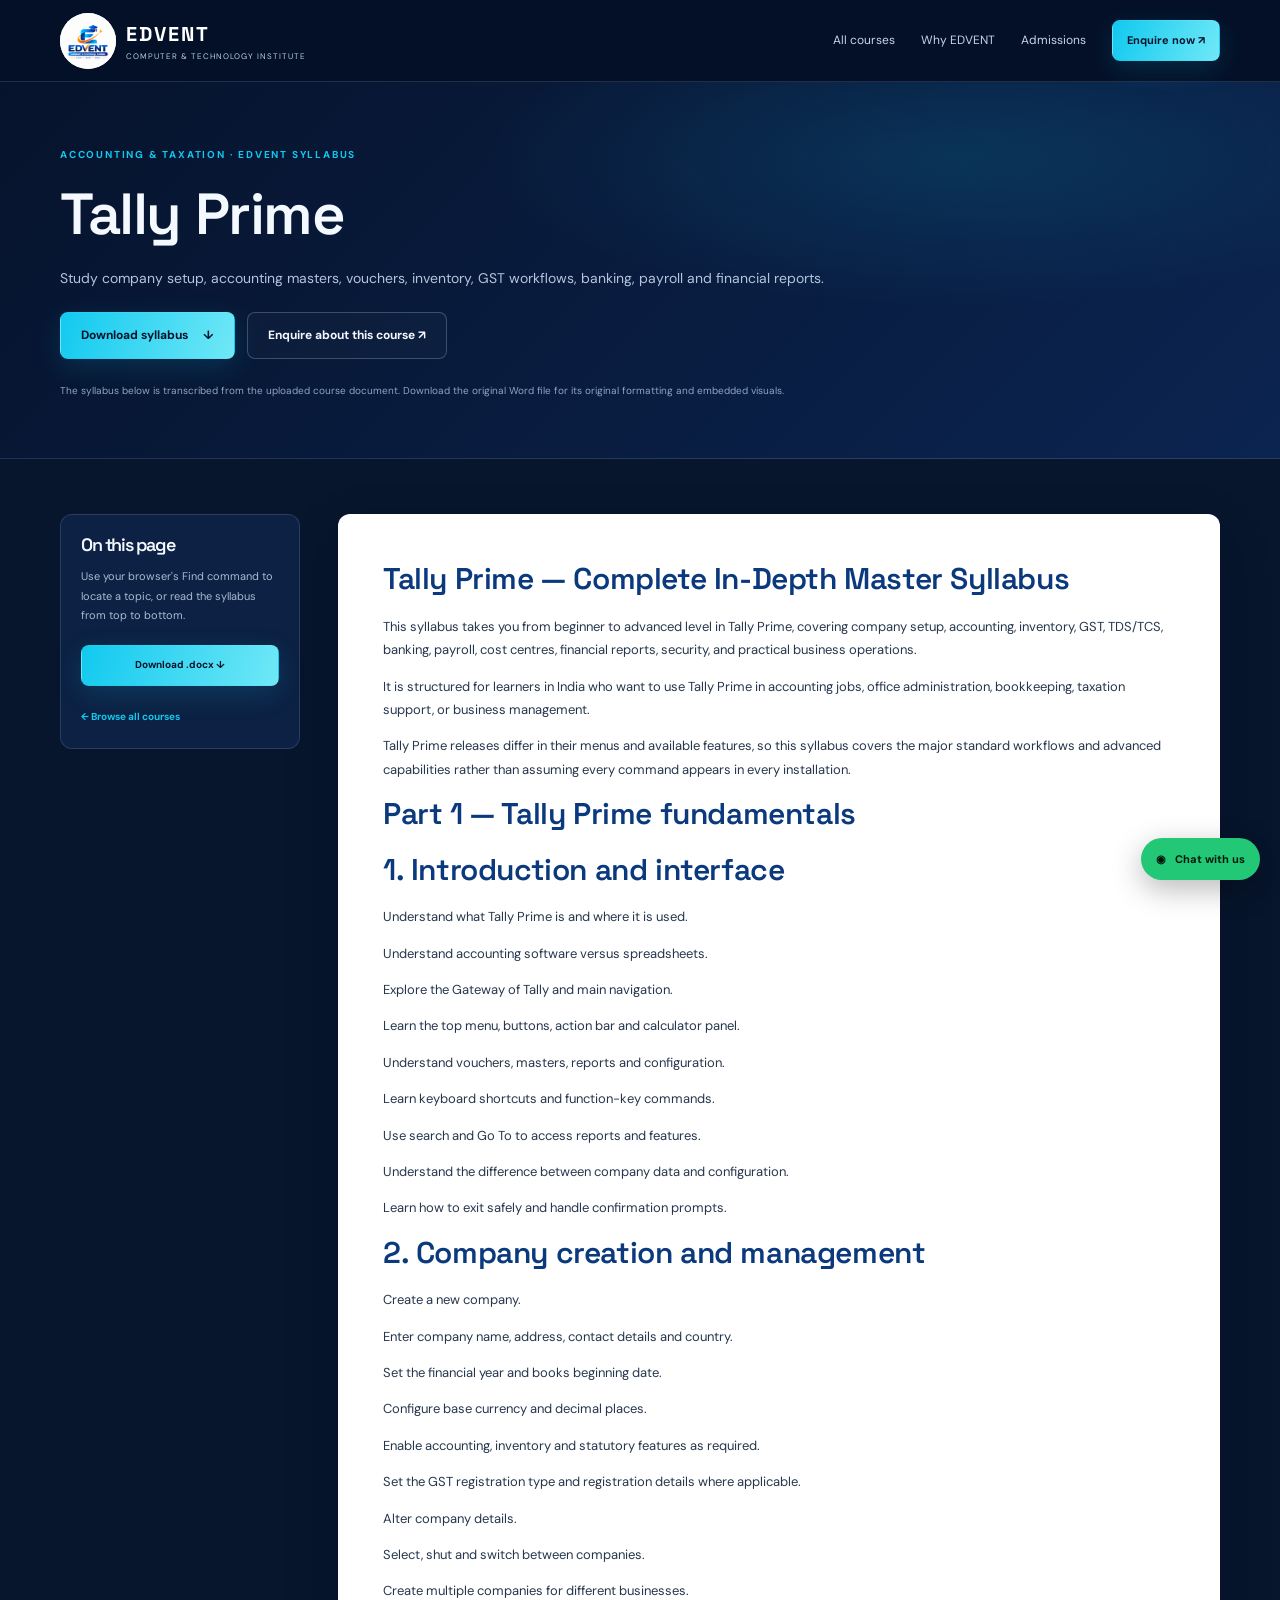
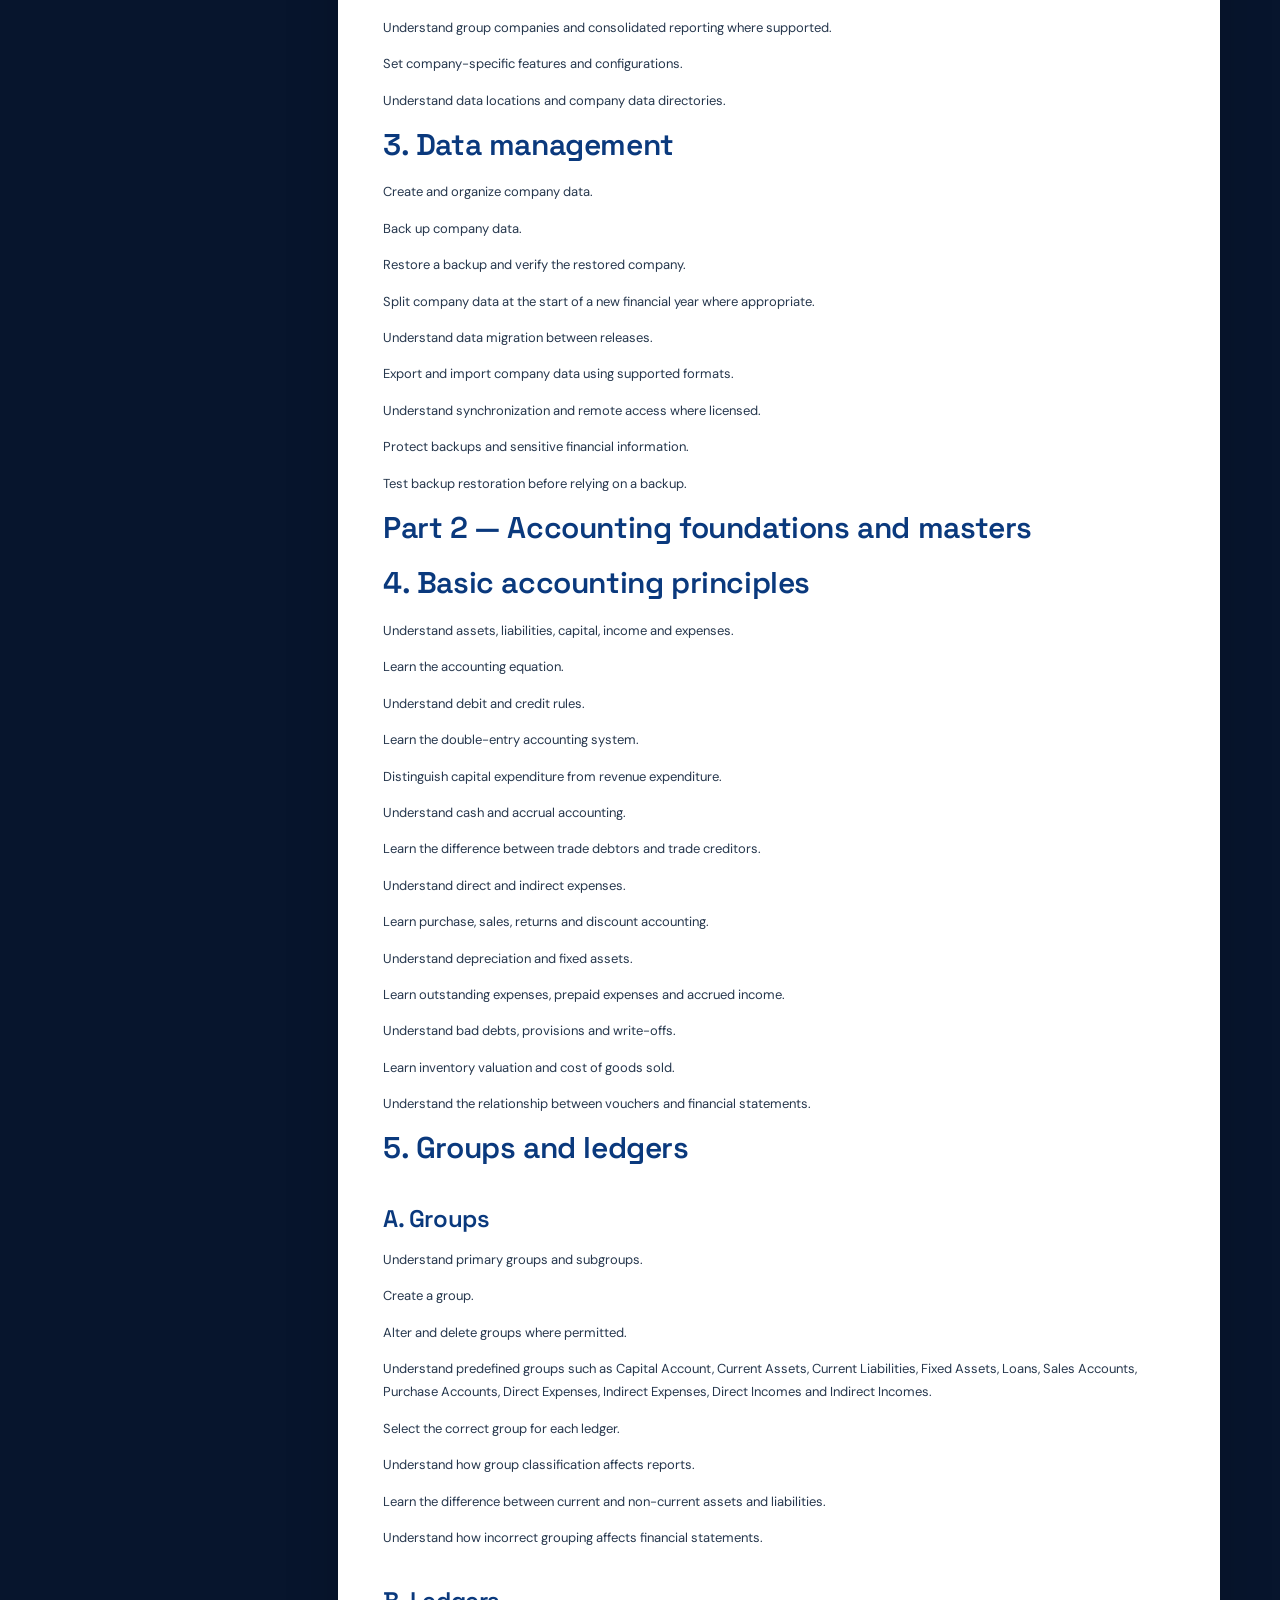
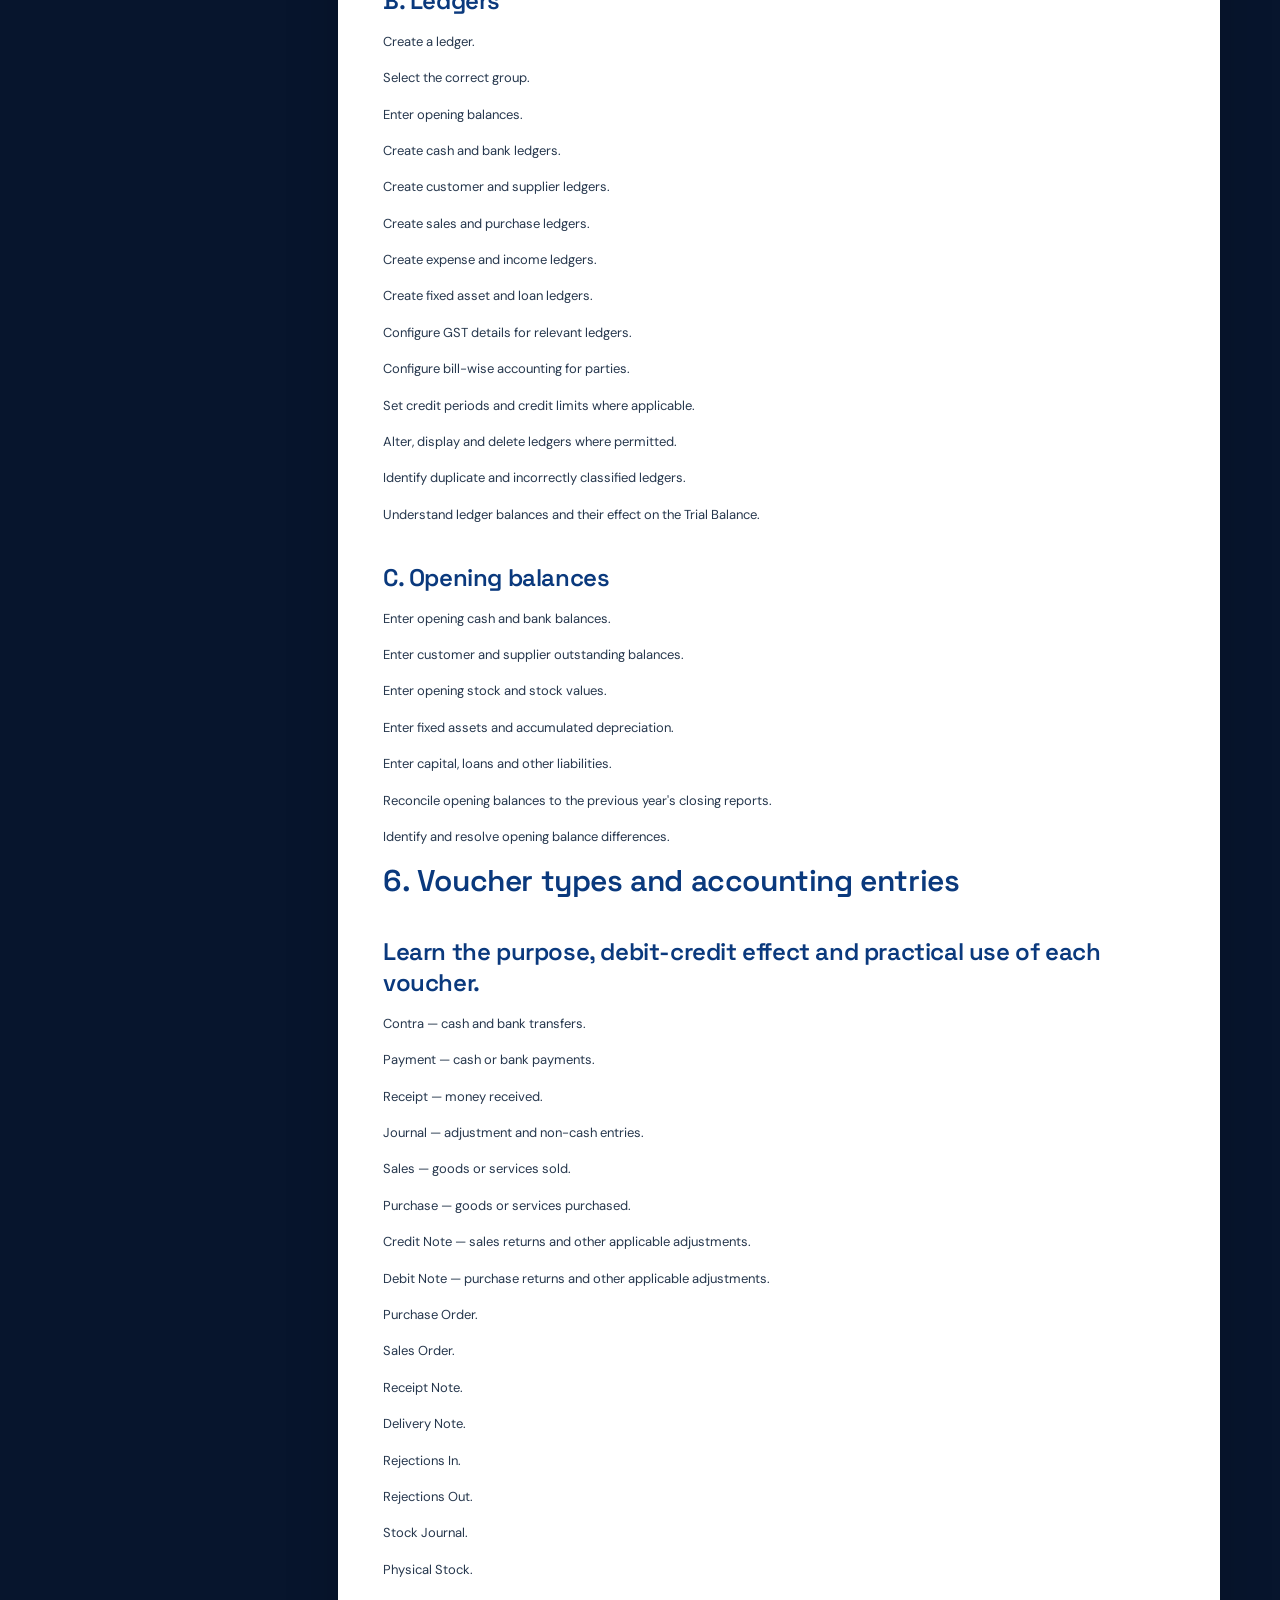
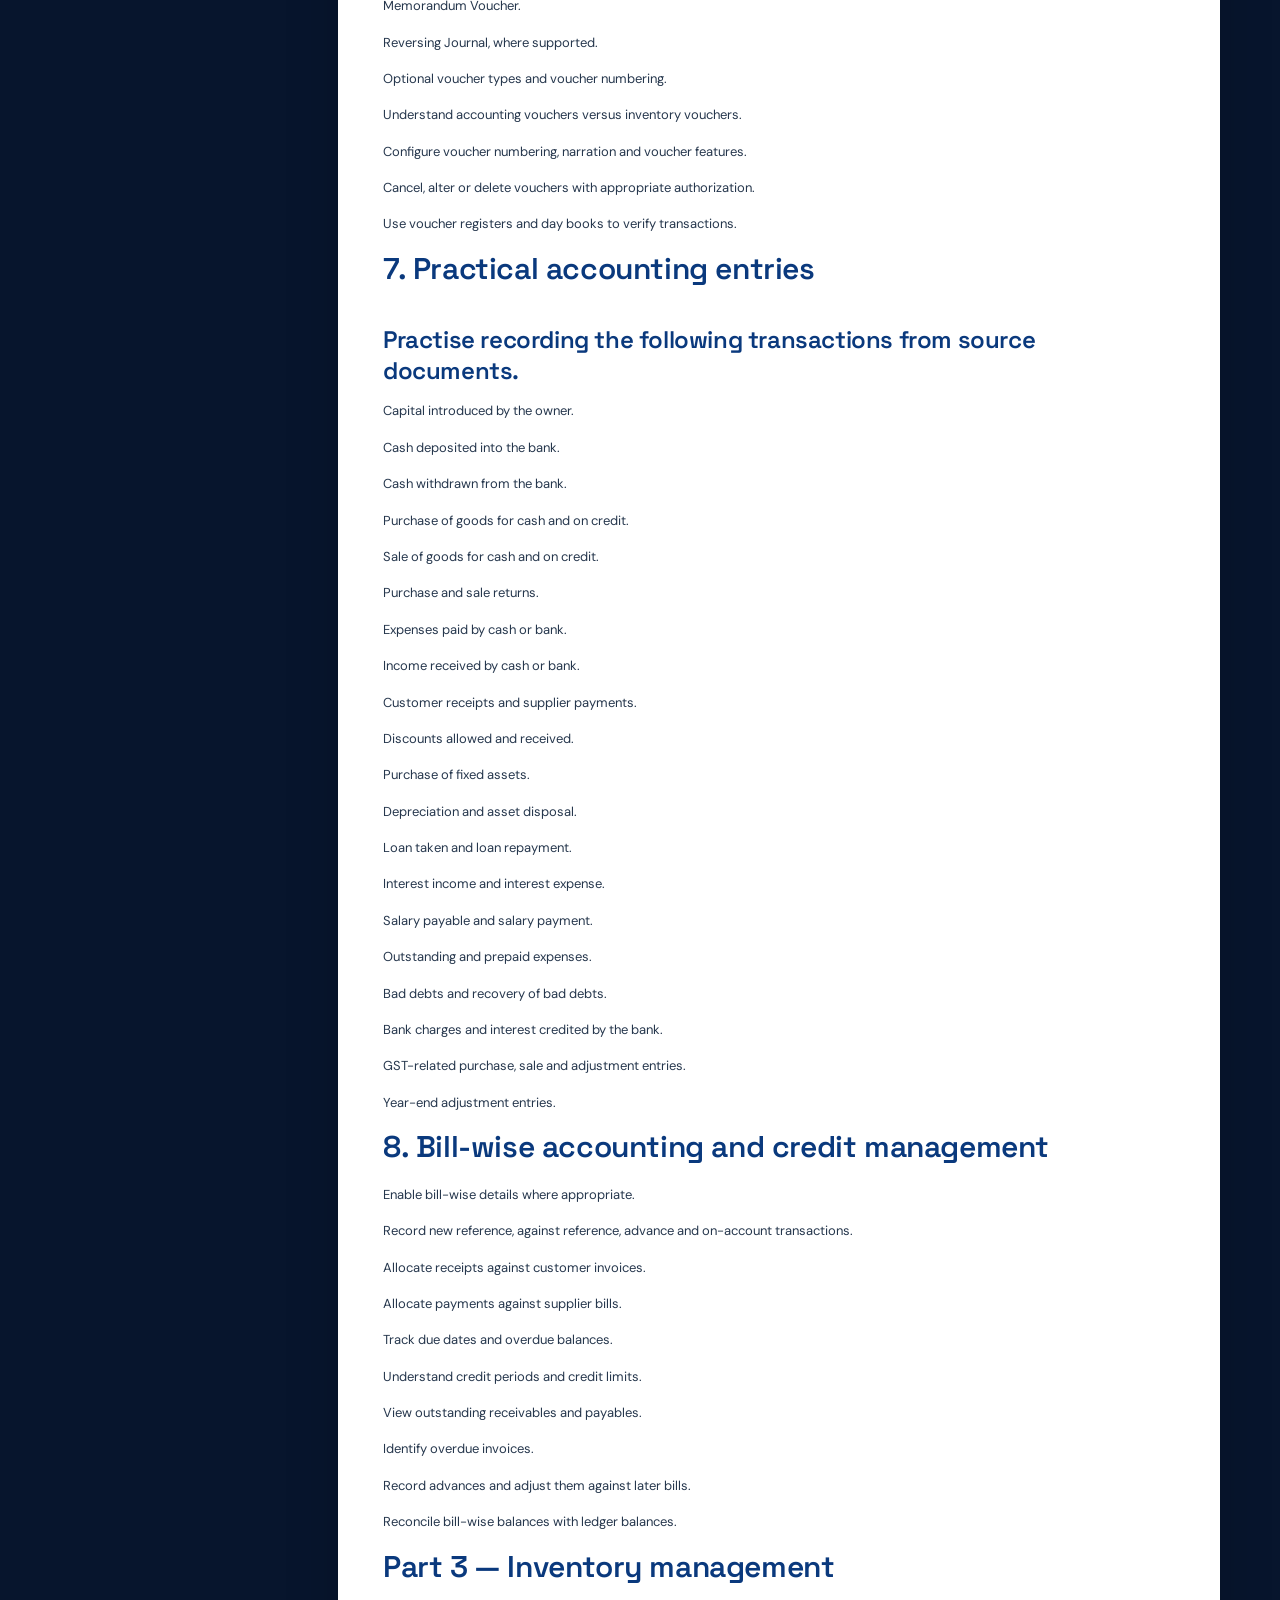
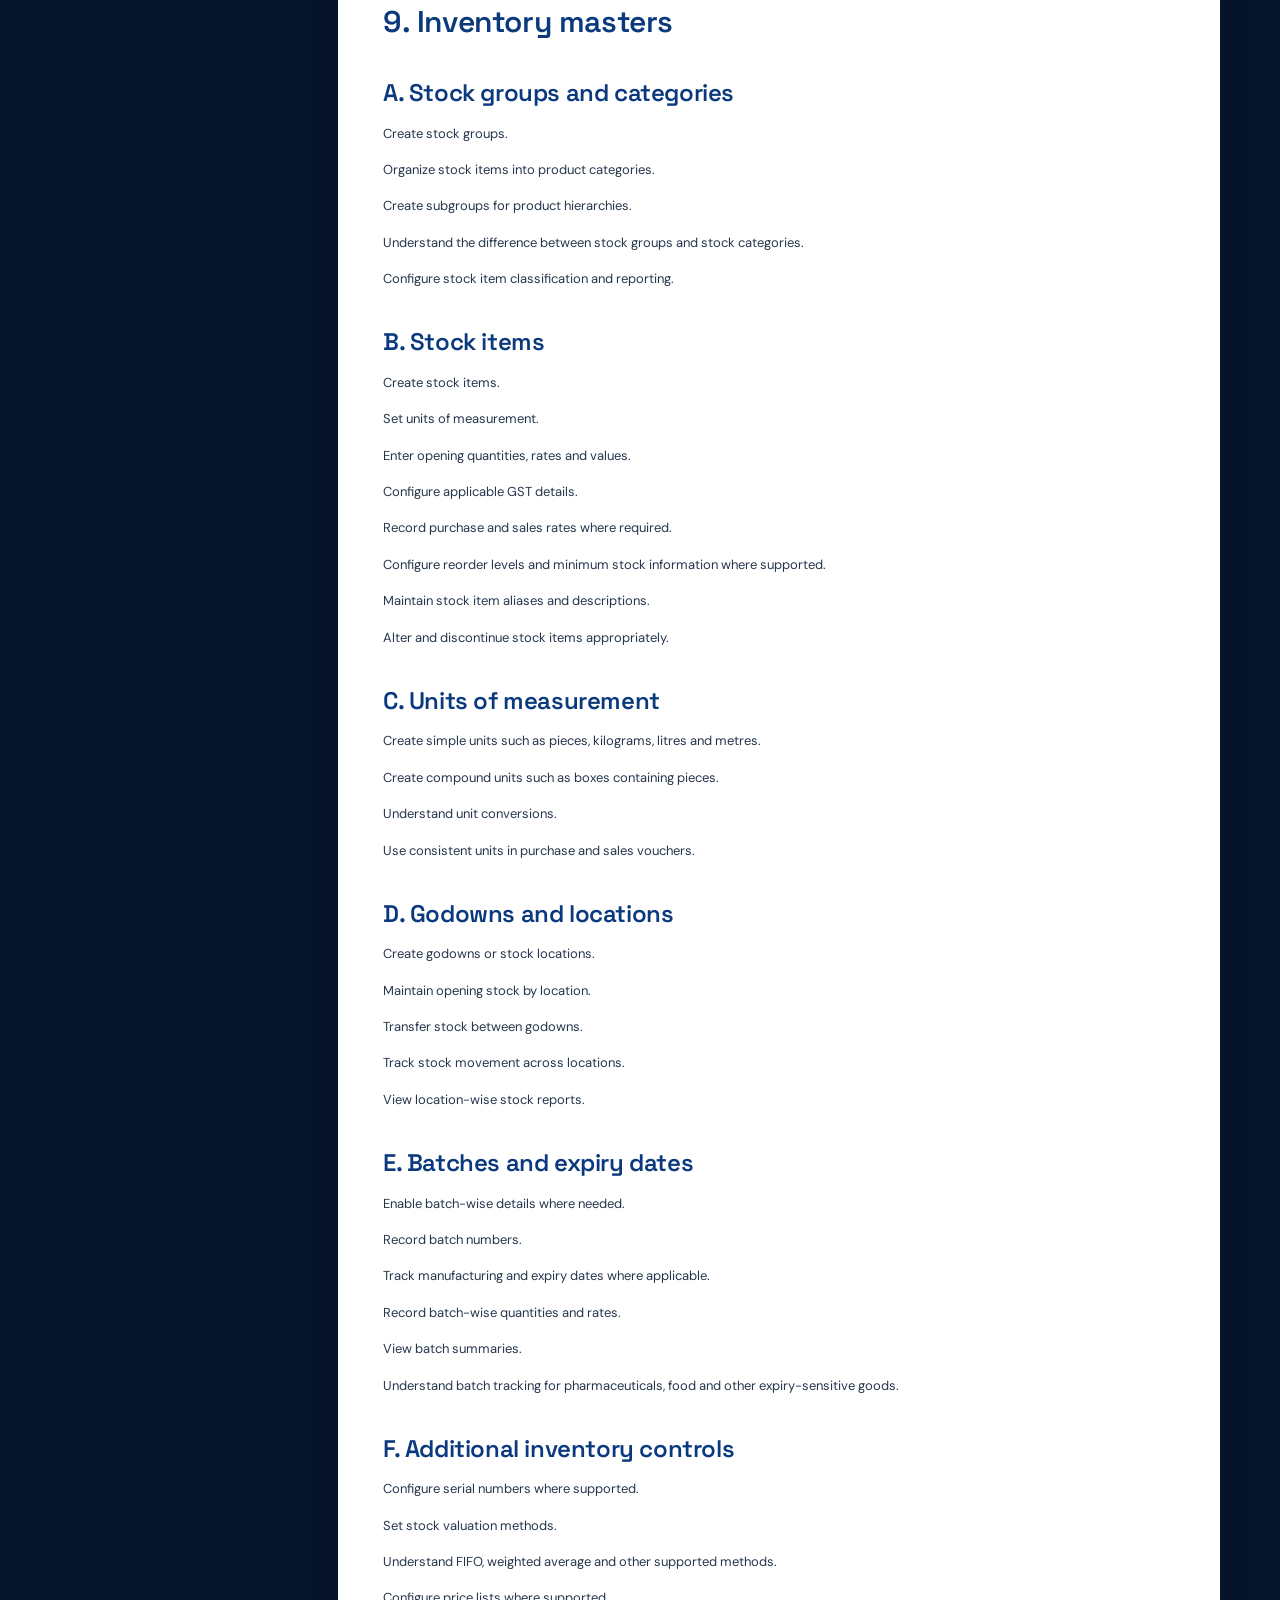
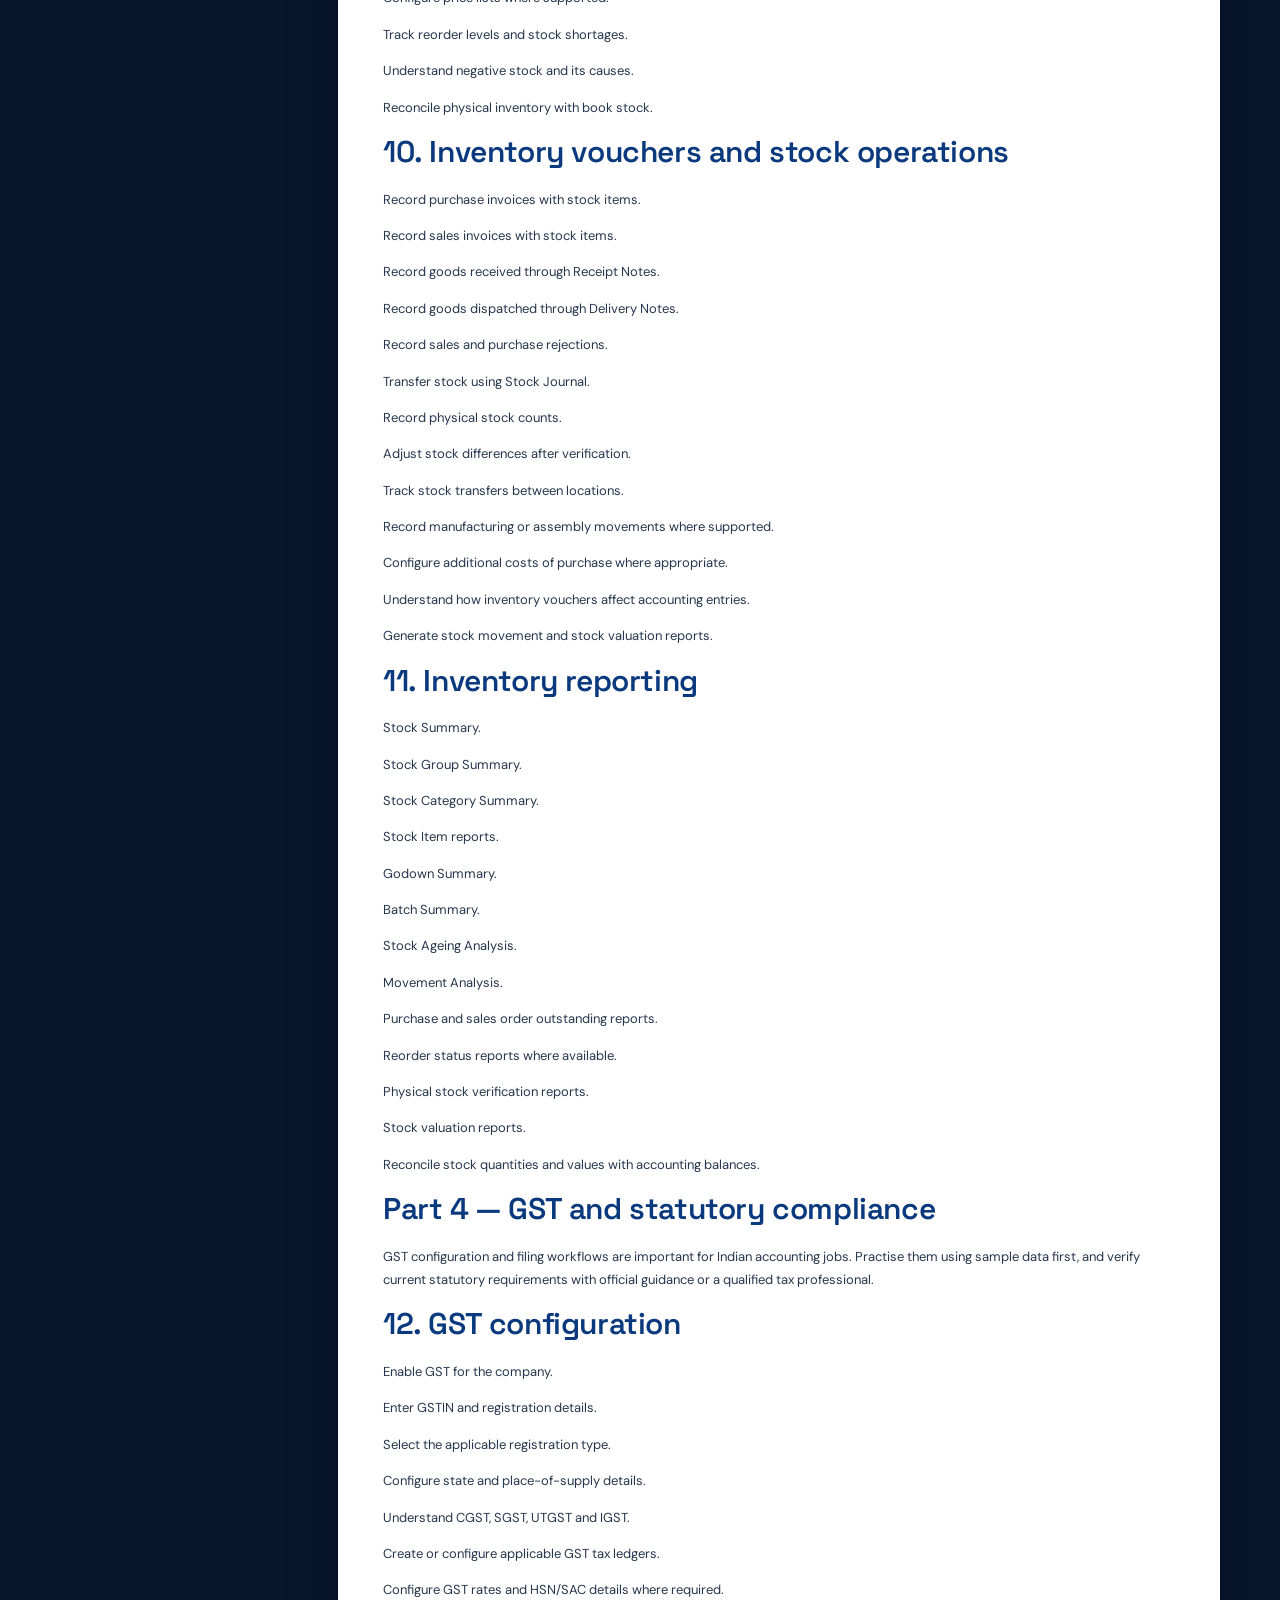
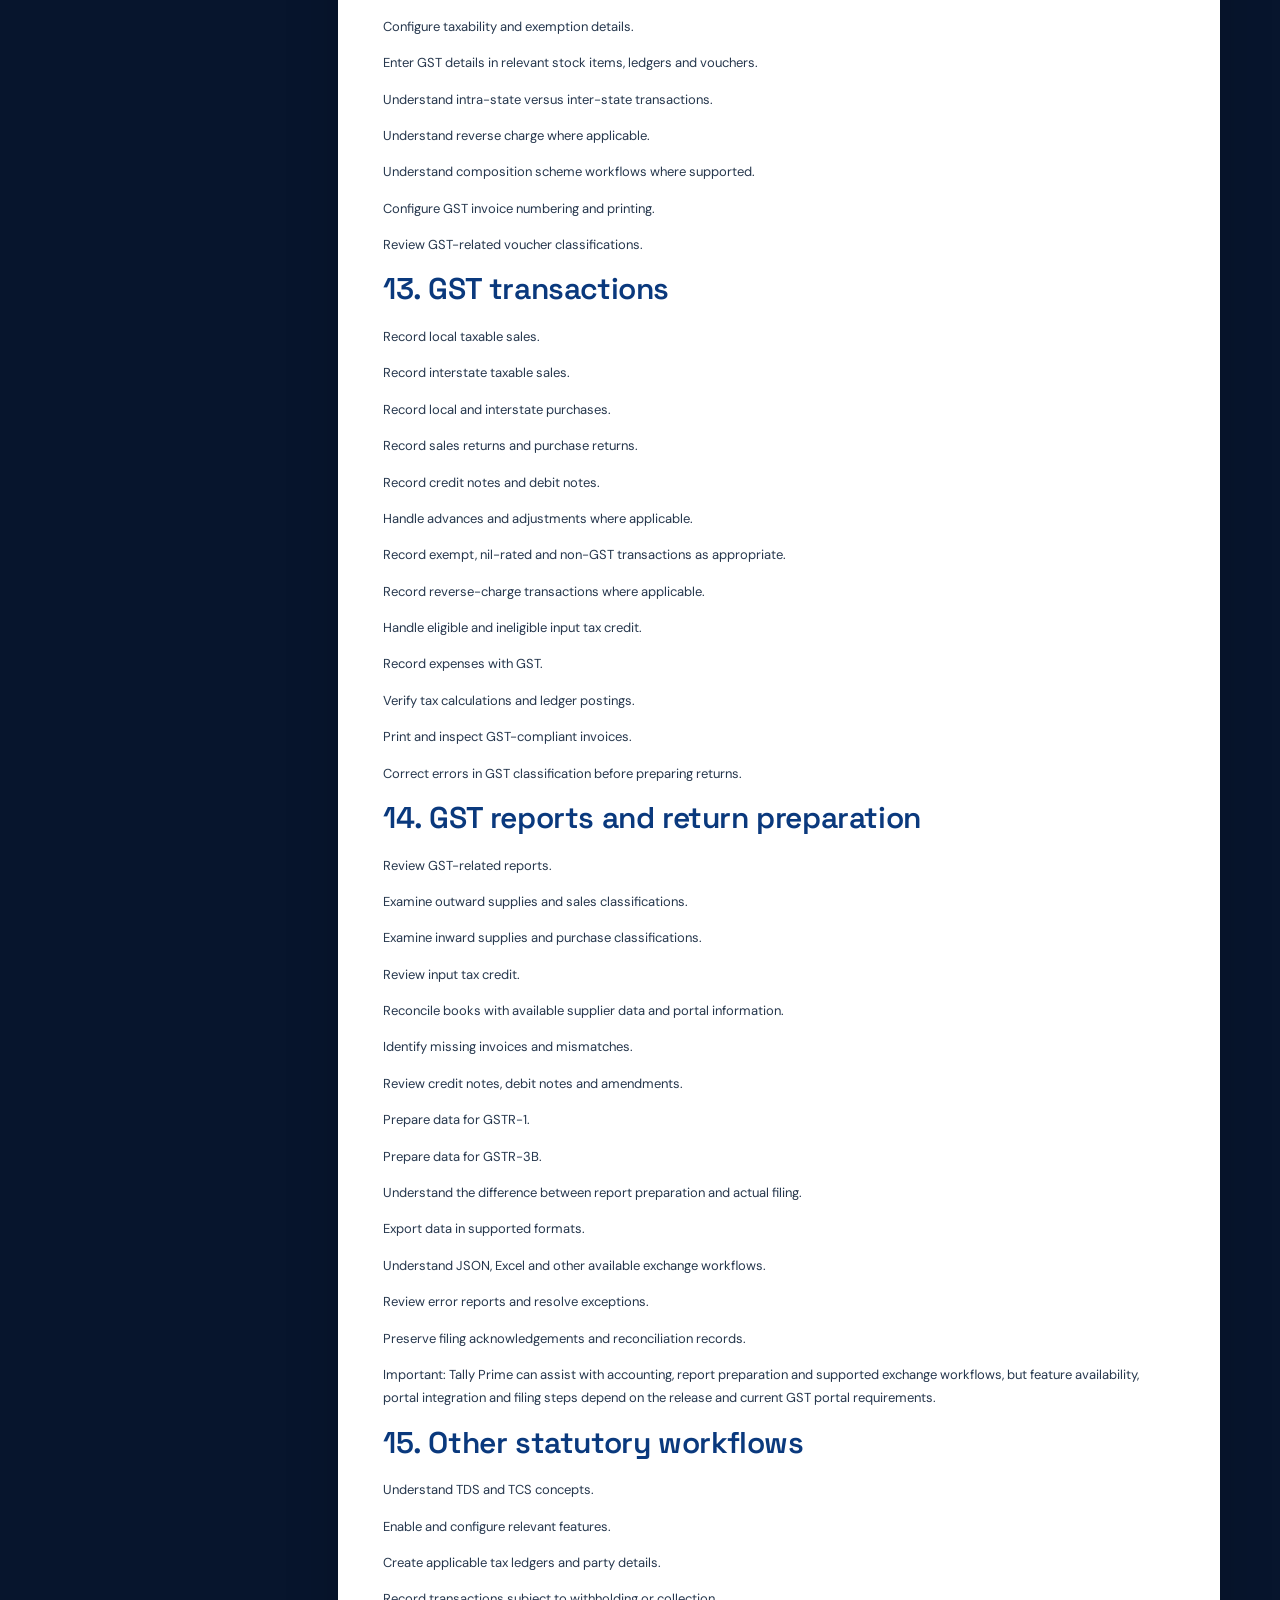
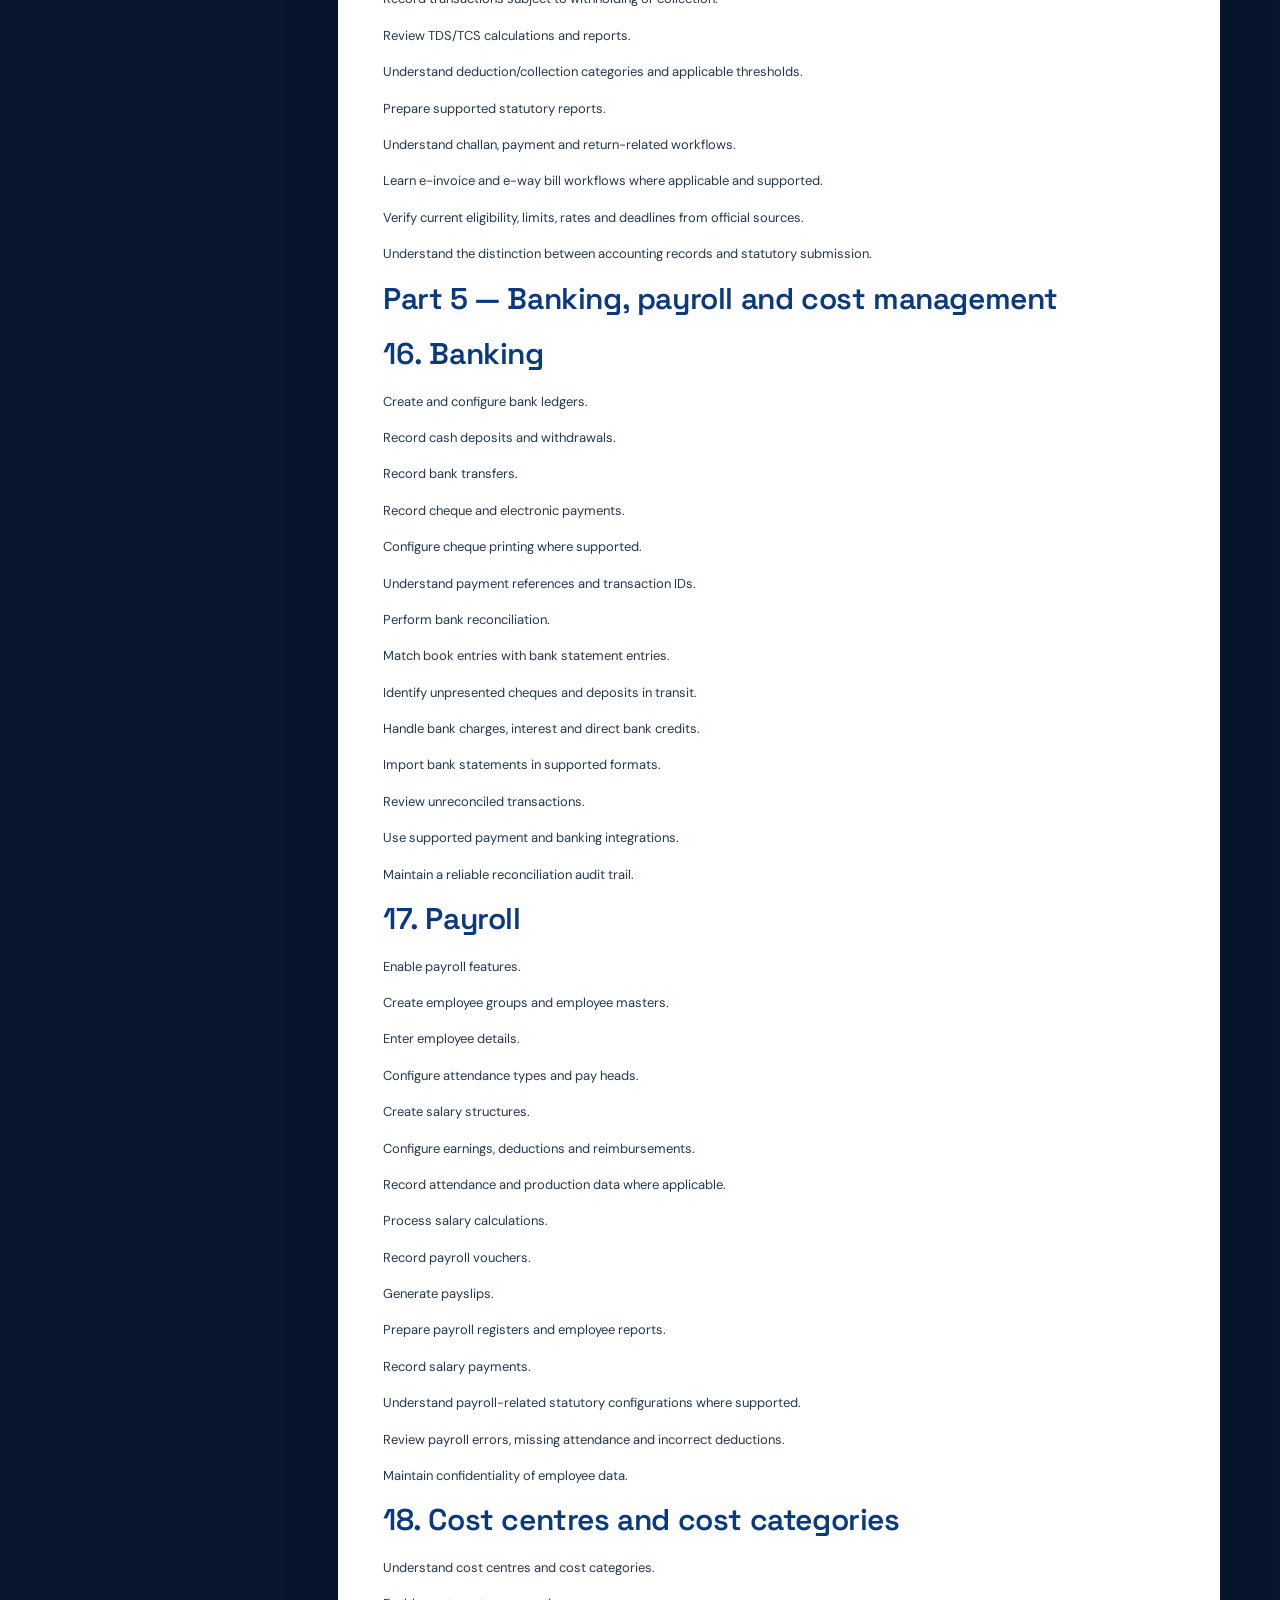
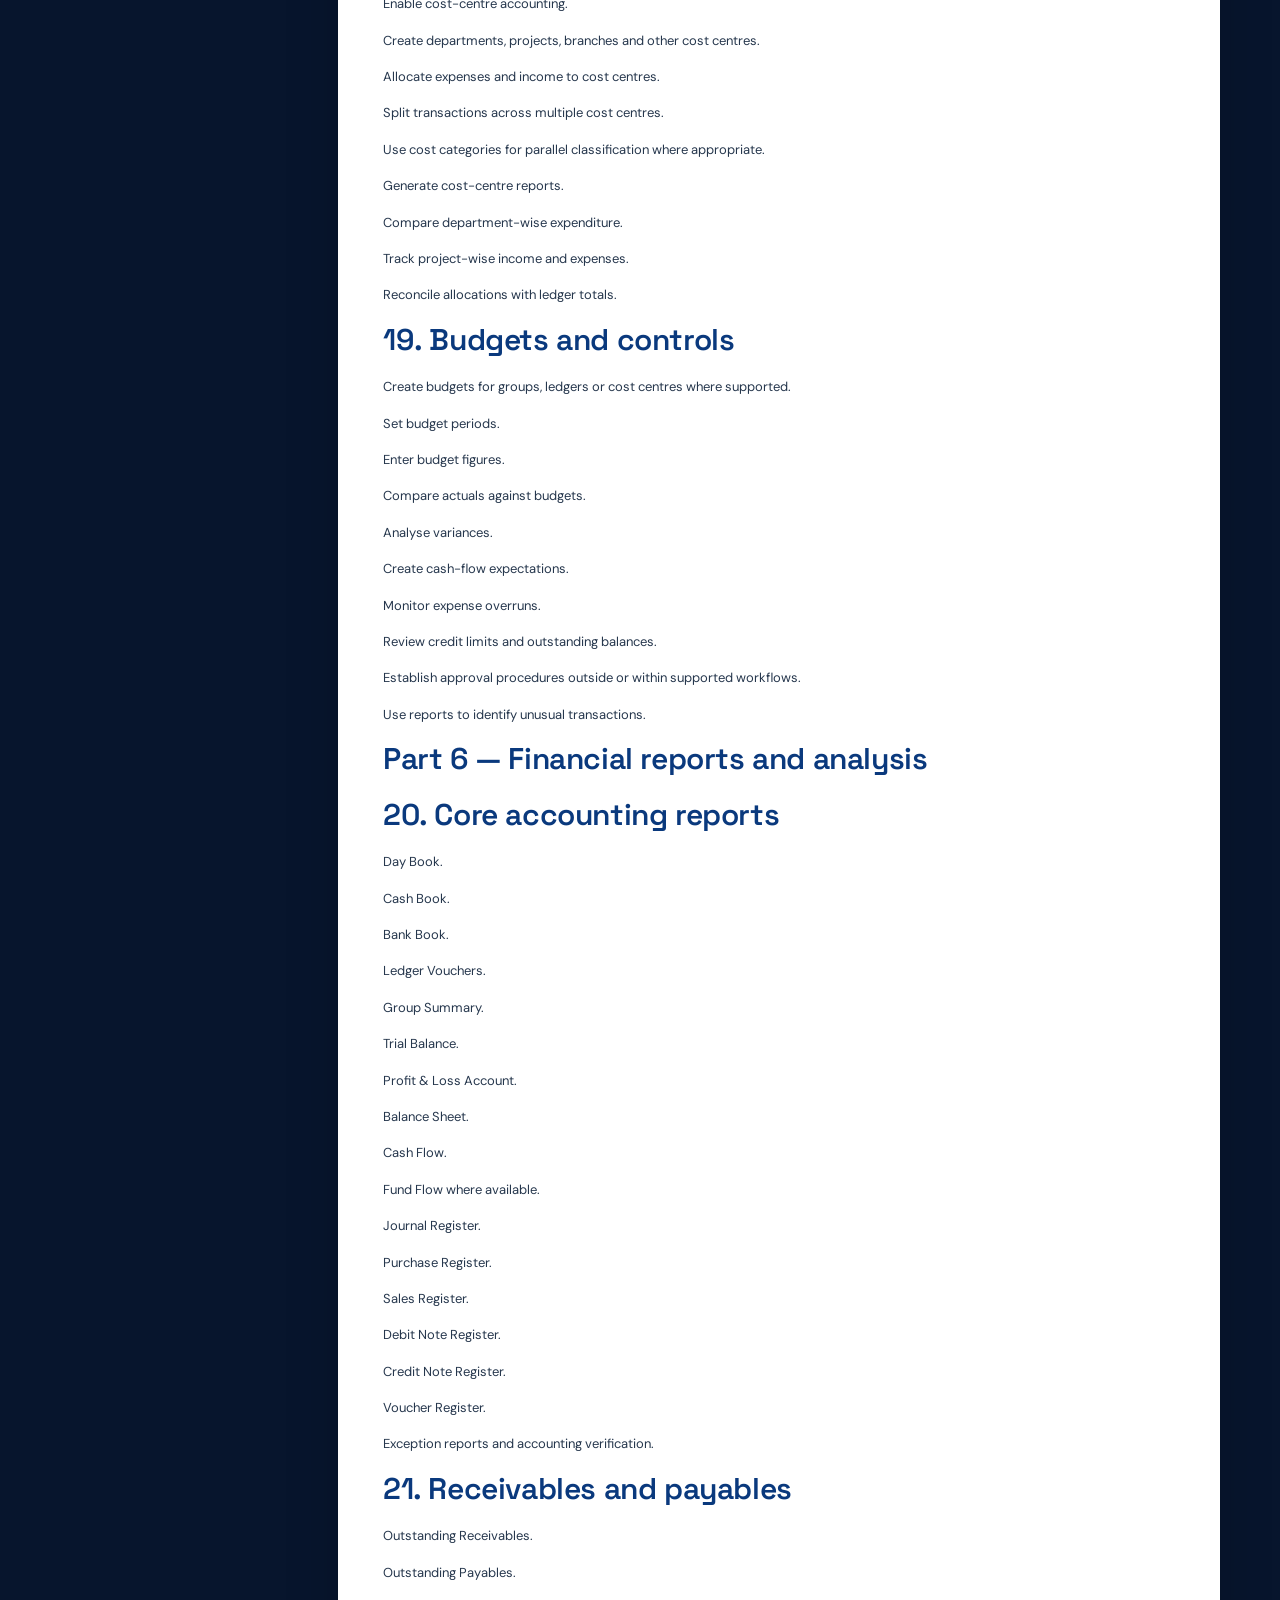
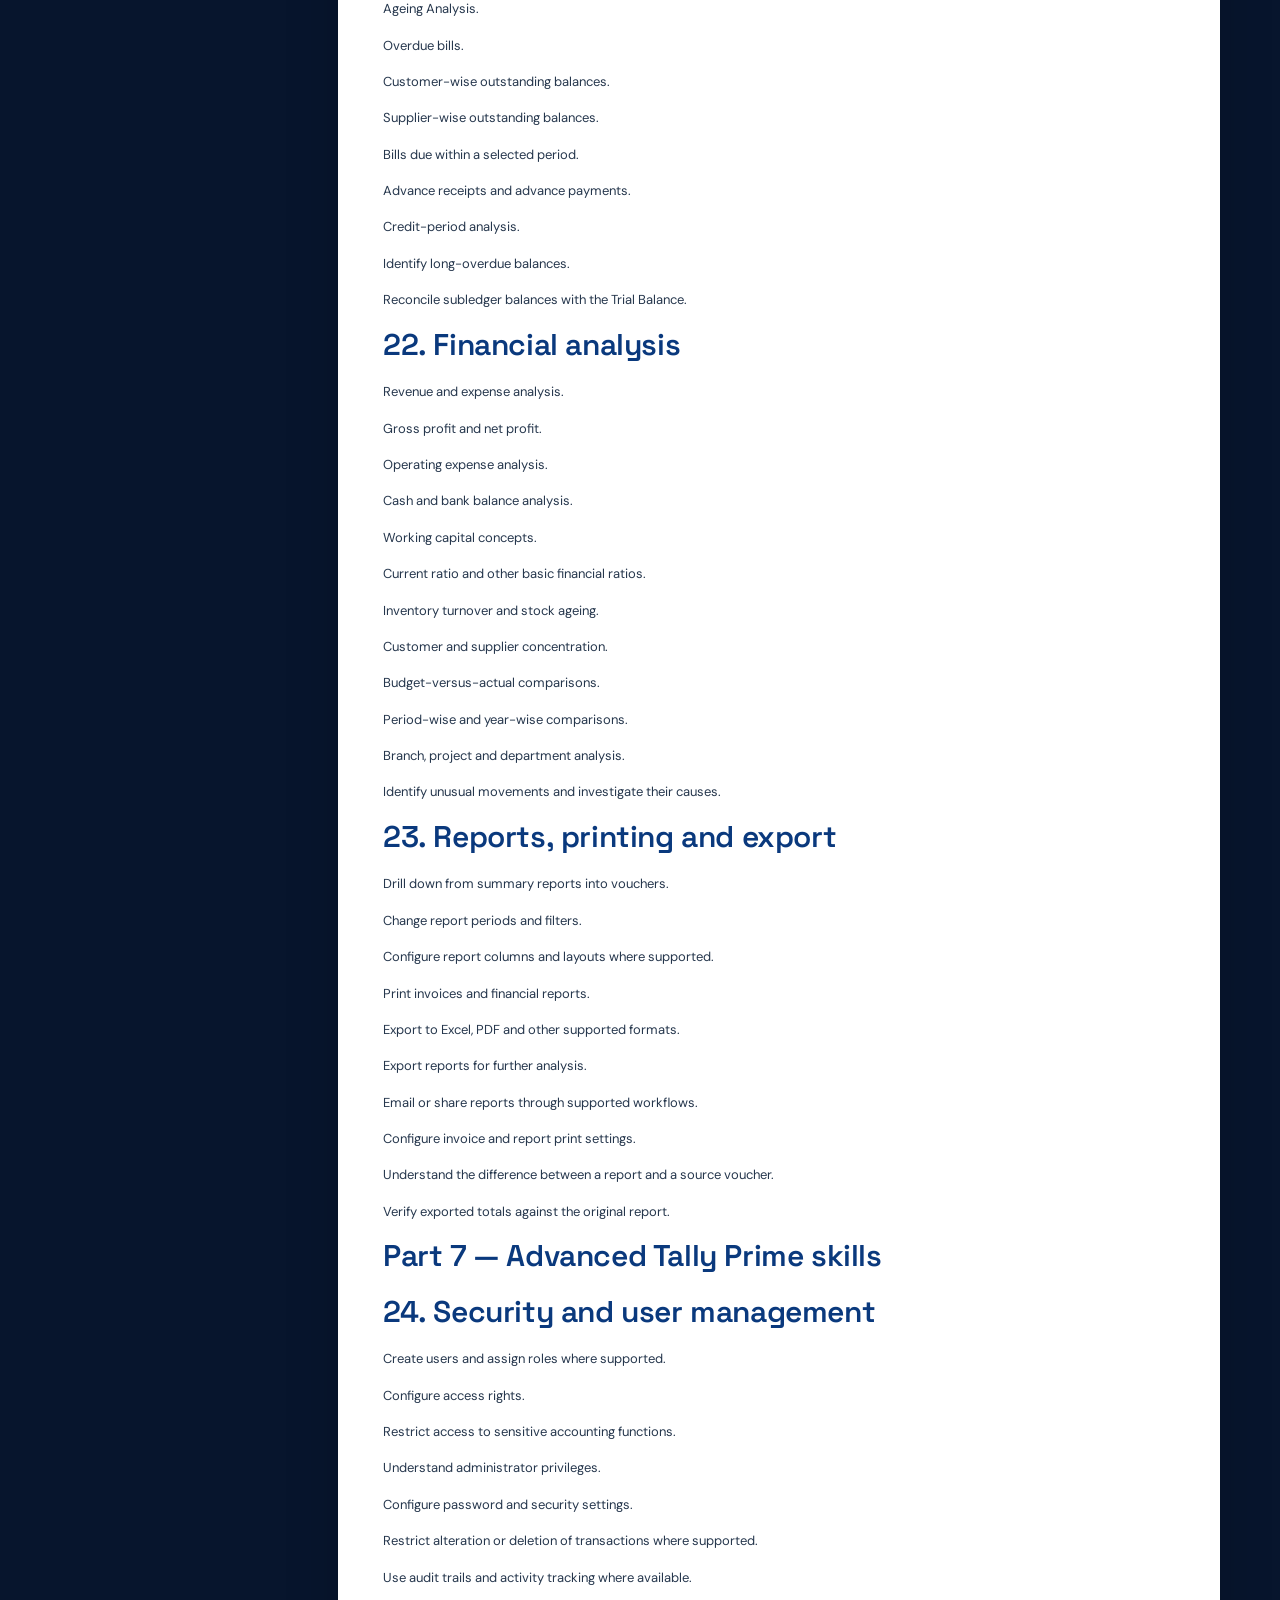
<file: courses/tally-prime.html>
<!doctype html>
<html lang="en"><head><meta charset="utf-8"><meta name="viewport" content="width=device-width,initial-scale=1"><title>Tally Prime Syllabus | EDVENT</title><meta name="description" content="Study company setup, accounting masters, vouchers, inventory, GST workflows, banking, payroll and financial reports. Explore the syllabus and download the EDVENT course document."><meta name="theme-color" content="#08275b"><link rel="canonical" href="https://edventindia.com/courses/tally-prime.html"><link rel="stylesheet" href="../styles.css"><link rel="icon" href="../assets/favicon.svg" type="image/svg+xml"><script src="../script.js" defer></script></head>
<body><a class="skip-link" href="#main">Skip to content</a><header class="site-header"><div class="container nav-wrap"><a class="brand" href="../index.html"><img src="../assets/edvent-logo.png" alt="EDVENT — Computer & Technology Institute" class="brand-logo"><span class="brand-copy"><strong>EDVENT</strong><small>COMPUTER & TECHNOLOGY INSTITUTE</small></span></a><button class="menu-toggle" type="button" aria-expanded="false" aria-controls="primary-nav" aria-label="Open navigation"><span></span><span></span></button><nav id="primary-nav" class="primary-nav"><a href="../index.html#courses">All courses</a><a href="../index.html#about">Why EDVENT</a><a href="../index.html#admissions">Admissions</a><a class="btn btn-small btn-primary" href="../index.html#admissions">Enquire now ↗</a></nav></div></header>
<main id="main"><section class="course-hero"><div class="container"><div class="eyebrow">ACCOUNTING &amp; TAXATION · EDVENT SYLLABUS</div><h1>Tally Prime</h1><p>Study company setup, accounting masters, vouchers, inventory, GST workflows, banking, payroll and financial reports.</p><div class="hero-actions"><a class="btn btn-primary" href="../downloads/tally-prime-syllabus.docx" download>Download syllabus <span>↓</span></a><a class="btn btn-ghost" href="../index.html#admissions">Enquire about this course ↗</a></div><p class="syllabus-note">The syllabus below is transcribed from the uploaded course document. Download the original Word file for its original formatting and embedded visuals.</p></div></section><section class="section syllabus-section"><div class="container"><div class="syllabus-layout"><aside class="syllabus-sidebar"><h2>On this page</h2><p>Use your browser's Find command to locate a topic, or read the syllabus from top to bottom.</p><a class="btn btn-primary download-wide" href="../downloads/tally-prime-syllabus.docx" download>Download .docx ↓</a><a class="text-link" href="../index.html#courses">← Browse all courses</a></aside><article class="syllabus-content"><h1>Tally Prime — Complete In-Depth Master Syllabus</h1>
<p>This syllabus takes you from beginner to advanced level in Tally Prime, covering company setup, accounting, inventory, GST, TDS/TCS, banking, payroll, cost centres, financial reports, security, and practical business operations.</p>
<p>It is structured for learners in India who want to use Tally Prime in accounting jobs, office administration, bookkeeping, taxation support, or business management.</p>
<p>Tally Prime releases differ in their menus and available features, so this syllabus covers the major standard workflows and advanced capabilities rather than assuming every command appears in every installation.</p>
<h1>Part 1 — Tally Prime fundamentals</h1>
<h1>1. Introduction and interface</h1>
<p>Understand what Tally Prime is and where it is used.</p>
<p>Understand accounting software versus spreadsheets.</p>
<p>Explore the Gateway of Tally and main navigation.</p>
<p>Learn the top menu, buttons, action bar and calculator panel.</p>
<p>Understand vouchers, masters, reports and configuration.</p>
<p>Learn keyboard shortcuts and function-key commands.</p>
<p>Use search and Go To to access reports and features.</p>
<p>Understand the difference between company data and configuration.</p>
<p>Learn how to exit safely and handle confirmation prompts.</p>
<h1>2. Company creation and management</h1>
<p>Create a new company.</p>
<p>Enter company name, address, contact details and country.</p>
<p>Set the financial year and books beginning date.</p>
<p>Configure base currency and decimal places.</p>
<p>Enable accounting, inventory and statutory features as required.</p>
<p>Set the GST registration type and registration details where applicable.</p>
<p>Alter company details.</p>
<p>Select, shut and switch between companies.</p>
<p>Create multiple companies for different businesses.</p>
<p>Understand group companies and consolidated reporting where supported.</p>
<p>Set company-specific features and configurations.</p>
<p>Understand data locations and company data directories.</p>
<h1>3. Data management</h1>
<p>Create and organize company data.</p>
<p>Back up company data.</p>
<p>Restore a backup and verify the restored company.</p>
<p>Split company data at the start of a new financial year where appropriate.</p>
<p>Understand data migration between releases.</p>
<p>Export and import company data using supported formats.</p>
<p>Understand synchronization and remote access where licensed.</p>
<p>Protect backups and sensitive financial information.</p>
<p>Test backup restoration before relying on a backup.</p>
<h1>Part 2 — Accounting foundations and masters</h1>
<h1>4. Basic accounting principles</h1>
<p>Understand assets, liabilities, capital, income and expenses.</p>
<p>Learn the accounting equation.</p>
<p>Understand debit and credit rules.</p>
<p>Learn the double-entry accounting system.</p>
<p>Distinguish capital expenditure from revenue expenditure.</p>
<p>Understand cash and accrual accounting.</p>
<p>Learn the difference between trade debtors and trade creditors.</p>
<p>Understand direct and indirect expenses.</p>
<p>Learn purchase, sales, returns and discount accounting.</p>
<p>Understand depreciation and fixed assets.</p>
<p>Learn outstanding expenses, prepaid expenses and accrued income.</p>
<p>Understand bad debts, provisions and write-offs.</p>
<p>Learn inventory valuation and cost of goods sold.</p>
<p>Understand the relationship between vouchers and financial statements.</p>
<h1>5. Groups and ledgers</h1>
<h2>A. Groups</h2>
<p>Understand primary groups and subgroups.</p>
<p>Create a group.</p>
<p>Alter and delete groups where permitted.</p>
<p>Understand predefined groups such as Capital Account, Current Assets, Current Liabilities, Fixed Assets, Loans, Sales Accounts, Purchase Accounts, Direct Expenses, Indirect Expenses, Direct Incomes and Indirect Incomes.</p>
<p>Select the correct group for each ledger.</p>
<p>Understand how group classification affects reports.</p>
<p>Learn the difference between current and non-current assets and liabilities.</p>
<p>Understand how incorrect grouping affects financial statements.</p>
<h2>B. Ledgers</h2>
<p>Create a ledger.</p>
<p>Select the correct group.</p>
<p>Enter opening balances.</p>
<p>Create cash and bank ledgers.</p>
<p>Create customer and supplier ledgers.</p>
<p>Create sales and purchase ledgers.</p>
<p>Create expense and income ledgers.</p>
<p>Create fixed asset and loan ledgers.</p>
<p>Configure GST details for relevant ledgers.</p>
<p>Configure bill-wise accounting for parties.</p>
<p>Set credit periods and credit limits where applicable.</p>
<p>Alter, display and delete ledgers where permitted.</p>
<p>Identify duplicate and incorrectly classified ledgers.</p>
<p>Understand ledger balances and their effect on the Trial Balance.</p>
<h2>C. Opening balances</h2>
<p>Enter opening cash and bank balances.</p>
<p>Enter customer and supplier outstanding balances.</p>
<p>Enter opening stock and stock values.</p>
<p>Enter fixed assets and accumulated depreciation.</p>
<p>Enter capital, loans and other liabilities.</p>
<p>Reconcile opening balances to the previous year&#x27;s closing reports.</p>
<p>Identify and resolve opening balance differences.</p>
<h1>6. Voucher types and accounting entries</h1>
<h2>Learn the purpose, debit-credit effect and practical use of each voucher.</h2>
<p>Contra — cash and bank transfers.</p>
<p>Payment — cash or bank payments.</p>
<p>Receipt — money received.</p>
<p>Journal — adjustment and non-cash entries.</p>
<p>Sales — goods or services sold.</p>
<p>Purchase — goods or services purchased.</p>
<p>Credit Note — sales returns and other applicable adjustments.</p>
<p>Debit Note — purchase returns and other applicable adjustments.</p>
<p>Purchase Order.</p>
<p>Sales Order.</p>
<p>Receipt Note.</p>
<p>Delivery Note.</p>
<p>Rejections In.</p>
<p>Rejections Out.</p>
<p>Stock Journal.</p>
<p>Physical Stock.</p>
<p>Memorandum Voucher.</p>
<p>Reversing Journal, where supported.</p>
<p>Optional voucher types and voucher numbering.</p>
<p>Understand accounting vouchers versus inventory vouchers.</p>
<p>Configure voucher numbering, narration and voucher features.</p>
<p>Cancel, alter or delete vouchers with appropriate authorization.</p>
<p>Use voucher registers and day books to verify transactions.</p>
<h1>7. Practical accounting entries</h1>
<h2>Practise recording the following transactions from source documents.</h2>
<p>Capital introduced by the owner.</p>
<p>Cash deposited into the bank.</p>
<p>Cash withdrawn from the bank.</p>
<p>Purchase of goods for cash and on credit.</p>
<p>Sale of goods for cash and on credit.</p>
<p>Purchase and sale returns.</p>
<p>Expenses paid by cash or bank.</p>
<p>Income received by cash or bank.</p>
<p>Customer receipts and supplier payments.</p>
<p>Discounts allowed and received.</p>
<p>Purchase of fixed assets.</p>
<p>Depreciation and asset disposal.</p>
<p>Loan taken and loan repayment.</p>
<p>Interest income and interest expense.</p>
<p>Salary payable and salary payment.</p>
<p>Outstanding and prepaid expenses.</p>
<p>Bad debts and recovery of bad debts.</p>
<p>Bank charges and interest credited by the bank.</p>
<p>GST-related purchase, sale and adjustment entries.</p>
<p>Year-end adjustment entries.</p>
<h1>8. Bill-wise accounting and credit management</h1>
<p>Enable bill-wise details where appropriate.</p>
<p>Record new reference, against reference, advance and on-account transactions.</p>
<p>Allocate receipts against customer invoices.</p>
<p>Allocate payments against supplier bills.</p>
<p>Track due dates and overdue balances.</p>
<p>Understand credit periods and credit limits.</p>
<p>View outstanding receivables and payables.</p>
<p>Identify overdue invoices.</p>
<p>Record advances and adjust them against later bills.</p>
<p>Reconcile bill-wise balances with ledger balances.</p>
<h1>Part 3 — Inventory management</h1>
<h1>9. Inventory masters</h1>
<h2>A. Stock groups and categories</h2>
<p>Create stock groups.</p>
<p>Organize stock items into product categories.</p>
<p>Create subgroups for product hierarchies.</p>
<p>Understand the difference between stock groups and stock categories.</p>
<p>Configure stock item classification and reporting.</p>
<h2>B. Stock items</h2>
<p>Create stock items.</p>
<p>Set units of measurement.</p>
<p>Enter opening quantities, rates and values.</p>
<p>Configure applicable GST details.</p>
<p>Record purchase and sales rates where required.</p>
<p>Configure reorder levels and minimum stock information where supported.</p>
<p>Maintain stock item aliases and descriptions.</p>
<p>Alter and discontinue stock items appropriately.</p>
<h2>C. Units of measurement</h2>
<p>Create simple units such as pieces, kilograms, litres and metres.</p>
<p>Create compound units such as boxes containing pieces.</p>
<p>Understand unit conversions.</p>
<p>Use consistent units in purchase and sales vouchers.</p>
<h2>D. Godowns and locations</h2>
<p>Create godowns or stock locations.</p>
<p>Maintain opening stock by location.</p>
<p>Transfer stock between godowns.</p>
<p>Track stock movement across locations.</p>
<p>View location-wise stock reports.</p>
<h2>E. Batches and expiry dates</h2>
<p>Enable batch-wise details where needed.</p>
<p>Record batch numbers.</p>
<p>Track manufacturing and expiry dates where applicable.</p>
<p>Record batch-wise quantities and rates.</p>
<p>View batch summaries.</p>
<p>Understand batch tracking for pharmaceuticals, food and other expiry-sensitive goods.</p>
<h2>F. Additional inventory controls</h2>
<p>Configure serial numbers where supported.</p>
<p>Set stock valuation methods.</p>
<p>Understand FIFO, weighted average and other supported methods.</p>
<p>Configure price lists where supported.</p>
<p>Track reorder levels and stock shortages.</p>
<p>Understand negative stock and its causes.</p>
<p>Reconcile physical inventory with book stock.</p>
<h1>10. Inventory vouchers and stock operations</h1>
<p>Record purchase invoices with stock items.</p>
<p>Record sales invoices with stock items.</p>
<p>Record goods received through Receipt Notes.</p>
<p>Record goods dispatched through Delivery Notes.</p>
<p>Record sales and purchase rejections.</p>
<p>Transfer stock using Stock Journal.</p>
<p>Record physical stock counts.</p>
<p>Adjust stock differences after verification.</p>
<p>Track stock transfers between locations.</p>
<p>Record manufacturing or assembly movements where supported.</p>
<p>Configure additional costs of purchase where appropriate.</p>
<p>Understand how inventory vouchers affect accounting entries.</p>
<p>Generate stock movement and stock valuation reports.</p>
<h1>11. Inventory reporting</h1>
<p>Stock Summary.</p>
<p>Stock Group Summary.</p>
<p>Stock Category Summary.</p>
<p>Stock Item reports.</p>
<p>Godown Summary.</p>
<p>Batch Summary.</p>
<p>Stock Ageing Analysis.</p>
<p>Movement Analysis.</p>
<p>Purchase and sales order outstanding reports.</p>
<p>Reorder status reports where available.</p>
<p>Physical stock verification reports.</p>
<p>Stock valuation reports.</p>
<p>Reconcile stock quantities and values with accounting balances.</p>
<h1>Part 4 — GST and statutory compliance</h1>
<p>GST configuration and filing workflows are important for Indian accounting jobs. Practise them using sample data first, and verify current statutory requirements with official guidance or a qualified tax professional.</p>
<h1>12. GST configuration</h1>
<p>Enable GST for the company.</p>
<p>Enter GSTIN and registration details.</p>
<p>Select the applicable registration type.</p>
<p>Configure state and place-of-supply details.</p>
<p>Understand CGST, SGST, UTGST and IGST.</p>
<p>Create or configure applicable GST tax ledgers.</p>
<p>Configure GST rates and HSN/SAC details where required.</p>
<p>Configure taxability and exemption details.</p>
<p>Enter GST details in relevant stock items, ledgers and vouchers.</p>
<p>Understand intra-state versus inter-state transactions.</p>
<p>Understand reverse charge where applicable.</p>
<p>Understand composition scheme workflows where supported.</p>
<p>Configure GST invoice numbering and printing.</p>
<p>Review GST-related voucher classifications.</p>
<h1>13. GST transactions</h1>
<p>Record local taxable sales.</p>
<p>Record interstate taxable sales.</p>
<p>Record local and interstate purchases.</p>
<p>Record sales returns and purchase returns.</p>
<p>Record credit notes and debit notes.</p>
<p>Handle advances and adjustments where applicable.</p>
<p>Record exempt, nil-rated and non-GST transactions as appropriate.</p>
<p>Record reverse-charge transactions where applicable.</p>
<p>Handle eligible and ineligible input tax credit.</p>
<p>Record expenses with GST.</p>
<p>Verify tax calculations and ledger postings.</p>
<p>Print and inspect GST-compliant invoices.</p>
<p>Correct errors in GST classification before preparing returns.</p>
<h1>14. GST reports and return preparation</h1>
<p>Review GST-related reports.</p>
<p>Examine outward supplies and sales classifications.</p>
<p>Examine inward supplies and purchase classifications.</p>
<p>Review input tax credit.</p>
<p>Reconcile books with available supplier data and portal information.</p>
<p>Identify missing invoices and mismatches.</p>
<p>Review credit notes, debit notes and amendments.</p>
<p>Prepare data for GSTR-1.</p>
<p>Prepare data for GSTR-3B.</p>
<p>Understand the difference between report preparation and actual filing.</p>
<p>Export data in supported formats.</p>
<p>Understand JSON, Excel and other available exchange workflows.</p>
<p>Review error reports and resolve exceptions.</p>
<p>Preserve filing acknowledgements and reconciliation records.</p>
<p>Important: Tally Prime can assist with accounting, report preparation and supported exchange workflows, but feature availability, portal integration and filing steps depend on the release and current GST portal requirements.</p>
<h1>15. Other statutory workflows</h1>
<p>Understand TDS and TCS concepts.</p>
<p>Enable and configure relevant features.</p>
<p>Create applicable tax ledgers and party details.</p>
<p>Record transactions subject to withholding or collection.</p>
<p>Review TDS/TCS calculations and reports.</p>
<p>Understand deduction/collection categories and applicable thresholds.</p>
<p>Prepare supported statutory reports.</p>
<p>Understand challan, payment and return-related workflows.</p>
<p>Learn e-invoice and e-way bill workflows where applicable and supported.</p>
<p>Verify current eligibility, limits, rates and deadlines from official sources.</p>
<p>Understand the distinction between accounting records and statutory submission.</p>
<h1>Part 5 — Banking, payroll and cost management</h1>
<h1>16. Banking</h1>
<p>Create and configure bank ledgers.</p>
<p>Record cash deposits and withdrawals.</p>
<p>Record bank transfers.</p>
<p>Record cheque and electronic payments.</p>
<p>Configure cheque printing where supported.</p>
<p>Understand payment references and transaction IDs.</p>
<p>Perform bank reconciliation.</p>
<p>Match book entries with bank statement entries.</p>
<p>Identify unpresented cheques and deposits in transit.</p>
<p>Handle bank charges, interest and direct bank credits.</p>
<p>Import bank statements in supported formats.</p>
<p>Review unreconciled transactions.</p>
<p>Use supported payment and banking integrations.</p>
<p>Maintain a reliable reconciliation audit trail.</p>
<h1>17. Payroll</h1>
<p>Enable payroll features.</p>
<p>Create employee groups and employee masters.</p>
<p>Enter employee details.</p>
<p>Configure attendance types and pay heads.</p>
<p>Create salary structures.</p>
<p>Configure earnings, deductions and reimbursements.</p>
<p>Record attendance and production data where applicable.</p>
<p>Process salary calculations.</p>
<p>Record payroll vouchers.</p>
<p>Generate payslips.</p>
<p>Prepare payroll registers and employee reports.</p>
<p>Record salary payments.</p>
<p>Understand payroll-related statutory configurations where supported.</p>
<p>Review payroll errors, missing attendance and incorrect deductions.</p>
<p>Maintain confidentiality of employee data.</p>
<h1>18. Cost centres and cost categories</h1>
<p>Understand cost centres and cost categories.</p>
<p>Enable cost-centre accounting.</p>
<p>Create departments, projects, branches and other cost centres.</p>
<p>Allocate expenses and income to cost centres.</p>
<p>Split transactions across multiple cost centres.</p>
<p>Use cost categories for parallel classification where appropriate.</p>
<p>Generate cost-centre reports.</p>
<p>Compare department-wise expenditure.</p>
<p>Track project-wise income and expenses.</p>
<p>Reconcile allocations with ledger totals.</p>
<h1>19. Budgets and controls</h1>
<p>Create budgets for groups, ledgers or cost centres where supported.</p>
<p>Set budget periods.</p>
<p>Enter budget figures.</p>
<p>Compare actuals against budgets.</p>
<p>Analyse variances.</p>
<p>Create cash-flow expectations.</p>
<p>Monitor expense overruns.</p>
<p>Review credit limits and outstanding balances.</p>
<p>Establish approval procedures outside or within supported workflows.</p>
<p>Use reports to identify unusual transactions.</p>
<h1>Part 6 — Financial reports and analysis</h1>
<h1>20. Core accounting reports</h1>
<p>Day Book.</p>
<p>Cash Book.</p>
<p>Bank Book.</p>
<p>Ledger Vouchers.</p>
<p>Group Summary.</p>
<p>Trial Balance.</p>
<p>Profit &amp; Loss Account.</p>
<p>Balance Sheet.</p>
<p>Cash Flow.</p>
<p>Fund Flow where available.</p>
<p>Journal Register.</p>
<p>Purchase Register.</p>
<p>Sales Register.</p>
<p>Debit Note Register.</p>
<p>Credit Note Register.</p>
<p>Voucher Register.</p>
<p>Exception reports and accounting verification.</p>
<h1>21. Receivables and payables</h1>
<p>Outstanding Receivables.</p>
<p>Outstanding Payables.</p>
<p>Ageing Analysis.</p>
<p>Overdue bills.</p>
<p>Customer-wise outstanding balances.</p>
<p>Supplier-wise outstanding balances.</p>
<p>Bills due within a selected period.</p>
<p>Advance receipts and advance payments.</p>
<p>Credit-period analysis.</p>
<p>Identify long-overdue balances.</p>
<p>Reconcile subledger balances with the Trial Balance.</p>
<h1>22. Financial analysis</h1>
<p>Revenue and expense analysis.</p>
<p>Gross profit and net profit.</p>
<p>Operating expense analysis.</p>
<p>Cash and bank balance analysis.</p>
<p>Working capital concepts.</p>
<p>Current ratio and other basic financial ratios.</p>
<p>Inventory turnover and stock ageing.</p>
<p>Customer and supplier concentration.</p>
<p>Budget-versus-actual comparisons.</p>
<p>Period-wise and year-wise comparisons.</p>
<p>Branch, project and department analysis.</p>
<p>Identify unusual movements and investigate their causes.</p>
<h1>23. Reports, printing and export</h1>
<p>Drill down from summary reports into vouchers.</p>
<p>Change report periods and filters.</p>
<p>Configure report columns and layouts where supported.</p>
<p>Print invoices and financial reports.</p>
<p>Export to Excel, PDF and other supported formats.</p>
<p>Export reports for further analysis.</p>
<p>Email or share reports through supported workflows.</p>
<p>Configure invoice and report print settings.</p>
<p>Understand the difference between a report and a source voucher.</p>
<p>Verify exported totals against the original report.</p>
<h1>Part 7 — Advanced Tally Prime skills</h1>
<h1>24. Security and user management</h1>
<p>Create users and assign roles where supported.</p>
<p>Configure access rights.</p>
<p>Restrict access to sensitive accounting functions.</p>
<p>Understand administrator privileges.</p>
<p>Configure password and security settings.</p>
<p>Restrict alteration or deletion of transactions where supported.</p>
<p>Use audit trails and activity tracking where available.</p>
<p>Review user activity and unauthorized changes.</p>
<p>Maintain secure backups.</p>
<p>Protect customer, supplier, payroll and tax information.</p>
<p>Understand data encryption and access-control limitations.</p>
<h1>25. Import, export and integration</h1>
<p>Import masters and transactions using supported formats.</p>
<p>Export masters and vouchers.</p>
<p>Understand XML-based data exchange where applicable.</p>
<p>Import or export Excel and CSV data through supported workflows.</p>
<p>Map fields correctly during import.</p>
<p>Validate ledger names, voucher types, dates and amounts.</p>
<p>Identify duplicate transactions after importing.</p>
<p>Reconcile record counts and financial totals.</p>
<p>Understand ODBC or other supported connectivity where available.</p>
<p>Understand Tally Prime’s integration capabilities and relevant licensing.</p>
<p>Use Tally data with Excel for reporting.</p>
<p>Understand the risks of importing unverified financial data.</p>
<h1>26. Audit and error correction</h1>
<p>Identify unbalanced or incorrectly classified transactions.</p>
<p>Find duplicate vouchers.</p>
<p>Check incorrect ledger grouping.</p>
<p>Review negative cash or bank balances.</p>
<p>Investigate negative stock.</p>
<p>Identify missing GST details.</p>
<p>Review opening balance differences.</p>
<p>Verify outstanding bills.</p>
<p>Check stock valuation differences.</p>
<p>Investigate changes to vouchers.</p>
<p>Correct errors using authorized alteration or adjustment procedures.</p>
<p>Maintain supporting documents and audit evidence.</p>
<p>Re-run relevant reports after corrections.</p>
<p>Reconcile the Trial Balance with financial statements.</p>
<h1>27. Year-end accounting and financial year management</h1>
<p>Review the Trial Balance.</p>
<p>Reconcile cash, banks, receivables and payables.</p>
<p>Verify inventory quantities and values.</p>
<p>Record depreciation.</p>
<p>Account for outstanding and prepaid expenses.</p>
<p>Record accrued income and other necessary adjustments.</p>
<p>Review GST and other statutory balances.</p>
<p>Verify capital, loans and fixed assets.</p>
<p>Review the Profit &amp; Loss Account and Balance Sheet.</p>
<p>Resolve suspense balances and unexplained differences.</p>
<p>Back up data before year-end operations.</p>
<p>Understand the process of splitting data for a new financial year.</p>
<p>Verify brought-forward balances after the transition.</p>
<p>Preserve records required for audit and compliance.</p>
<h1>28. Advanced features and troubleshooting</h1>
<p>Use Go To and search to locate features quickly.</p>
<p>Configure voucher types and numbering.</p>
<p>Understand optional and memorandum vouchers.</p>
<p>Use reversing journals where appropriate.</p>
<p>Understand order processing and inventory tracking.</p>
<p>Troubleshoot incorrect GST calculations.</p>
<p>Troubleshoot incorrect stock values.</p>
<p>Resolve import errors.</p>
<p>Investigate missing or incorrectly classified ledger balances.</p>
<p>Resolve report discrepancies.</p>
<p>Understand data migration and release compatibility.</p>
<p>Handle backup and restore problems.</p>
<p>Understand synchronization and remote access where licensed.</p>
<p>Learn supported customization and integration options.</p>
<p>Use official Tally documentation for release-specific functionality.</p>
<h1>Part 8 — Tally Prime keyboard shortcuts</h1>
<p>Learn these alongside the relevant modules. Shortcuts and their availability may vary by release and screen.</p>
<div class="table-scroll"><table>
<tr>
<th>Shortcut</th>
<th>Common purpose</th>
</tr>
<tr>
<td>F2</td>
<td>Change date in supported screens</td>
</tr>
<tr>
<td>Alt + F2</td>
<td>Change period in supported reports</td>
</tr>
<tr>
<td>F3</td>
<td>Select company in supported screens</td>
</tr>
<tr>
<td>F4</td>
<td>Contra voucher in applicable voucher-entry screens</td>
</tr>
<tr>
<td>F5</td>
<td>Payment voucher</td>
</tr>
<tr>
<td>F6</td>
<td>Receipt voucher</td>
</tr>
<tr>
<td>F7</td>
<td>Journal voucher</td>
</tr>
<tr>
<td>F8</td>
<td>Sales voucher</td>
</tr>
<tr>
<td>F9</td>
<td>Purchase voucher</td>
</tr>
<tr>
<td>Alt + F5</td>
<td>Debit Note in applicable screens</td>
</tr>
<tr>
<td>Alt + F6</td>
<td>Credit Note in applicable screens</td>
</tr>
<tr>
<td>Alt + C</td>
<td>Create a master from a supported selection field</td>
</tr>
<tr>
<td>Ctrl + A</td>
<td>Accept or save in many applicable screens</td>
</tr>
<tr>
<td>Esc</td>
<td>Exit the current screen or cancel the current operation</td>
</tr>
<tr>
<td>Alt + G</td>
<td>Open Go To in supported releases</td>
</tr>
<tr>
<td>Ctrl + Q</td>
<td>Quit or exit in supported contexts</td>
</tr>
</table></div>
<p>Note: These are common Tally Prime shortcuts, not a guarantee that each one works in every screen or customized configuration. Learn the shortcut hints displayed by your own installation.</p>
<h1>Part 9 — Recommended order to master Tally Prime</h1>
<h2>Follow this sequence so each skill builds on the previous one.</h2>
<div class="table-scroll"><table>
<tr>
<th>Stage</th>
<th>Topics to learn</th>
<th>Practical project</th>
</tr>
<tr>
<td>1. Fundamentals</td>
<td>Interface, company creation, settings and navigation</td>
<td>Create a sample company</td>
</tr>
<tr>
<td>2. Accounting Basics</td>
<td>Groups, ledgers, opening balances, debit and credit</td>
<td>Set up a chart of accounts</td>
</tr>
<tr>
<td>3. Voucher Entry</td>
<td>Payments, receipts, contra, journals, sales and purchases</td>
<td>Record one month of transactions</td>
</tr>
<tr>
<td>4. Inventory</td>
<td>Stock items, units, godowns, batches and stock vouchers</td>
<td>Maintain a trading business&#x27;s inventory</td>
</tr>
<tr>
<td>5. GST</td>
<td>GST setup, invoices, tax ledgers, reports and reconciliation</td>
<td>Record taxable sales and purchases</td>
</tr>
<tr>
<td>6. Banking</td>
<td>Bank ledgers, payments, cheque handling and reconciliation</td>
<td>Reconcile a bank statement</td>
</tr>
<tr>
<td>7. Taxation &amp; Payroll</td>
<td>Supported TDS/TCS, employee masters, salary and statutory workflows</td>
<td>Process sample payroll and tax entries</td>
</tr>
<tr>
<td>8. Costing &amp; Budgets</td>
<td>Cost centres, budgets and variance analysis</td>
<td>Prepare a department-wise expense report</td>
</tr>
<tr>
<td>9. Financial Reporting</td>
<td>Trial Balance, P&amp;L, Balance Sheet and outstanding reports</td>
<td>Prepare a monthly financial report</td>
</tr>
<tr>
<td>10. Advanced Skills</td>
<td>Security, imports, exports, audit and year-end operations</td>
<td>Complete a year-end review</td>
</tr>
<tr>
<td>11. Professional Practice</td>
<td>End-to-end accounting, error correction and documentation</td>
<td>Manage a complete sample business</td>
</tr>
</table></div></article></div></div></section><section class="final-cta"><div class="container final-cta-inner"><div><div class="eyebrow">LEARN · BUILD · GROW</div><h2>Want to learn Tally Prime?</h2><p>Ask EDVENT about batch availability, fees and learning options.</p></div><a class="btn btn-primary" href="../index.html#admissions" data-course="Tally Prime">Enquire now ↗</a></div></section></main><footer class="site-footer"><div class="container footer-bottom"><span>© <span id="current-year"></span> EDVENT. All rights reserved.</span><span>Learn • Build • Grow</span></div></footer><a class="floating-whatsapp" href="#" data-whatsapp data-message="Hi EDVENT! I would like to enquire about Tally Prime." aria-label="Chat with EDVENT on WhatsApp"><span>◉</span><span>Chat with us</span></a></body></html>
</file>
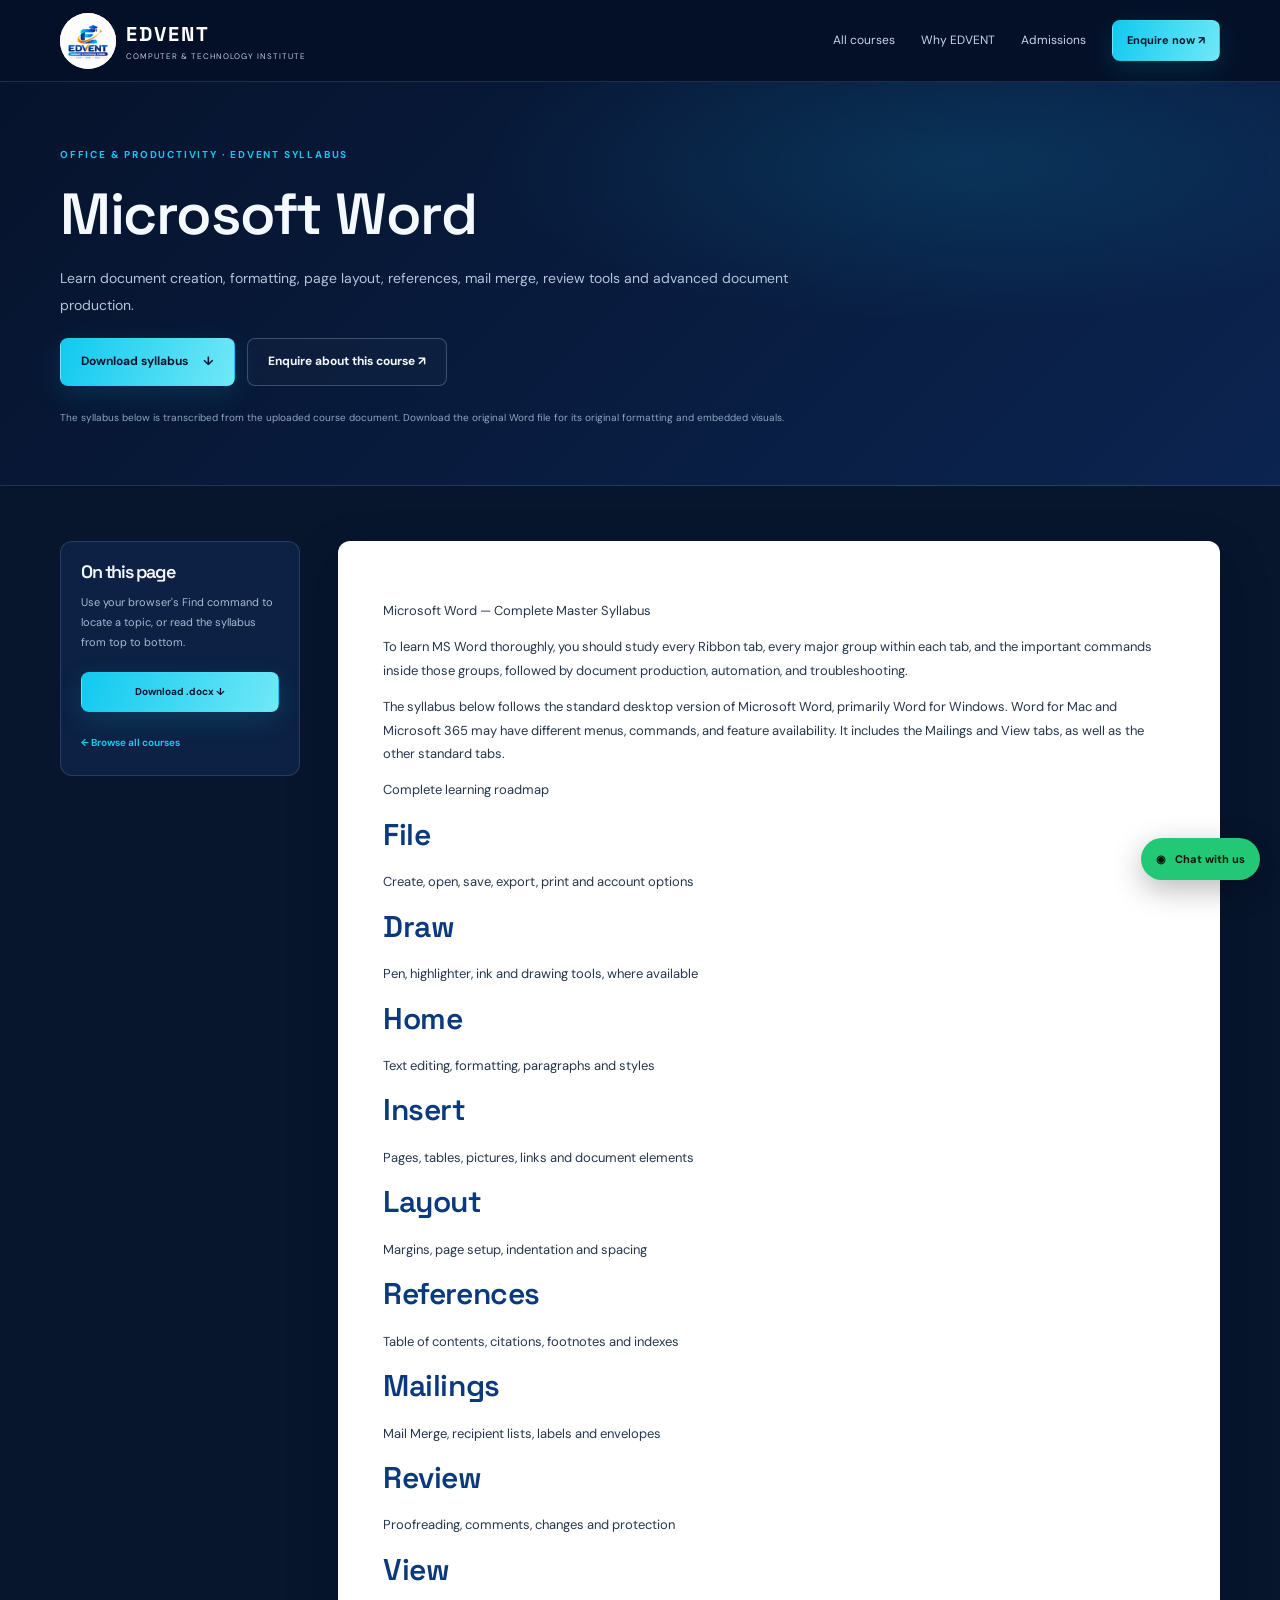
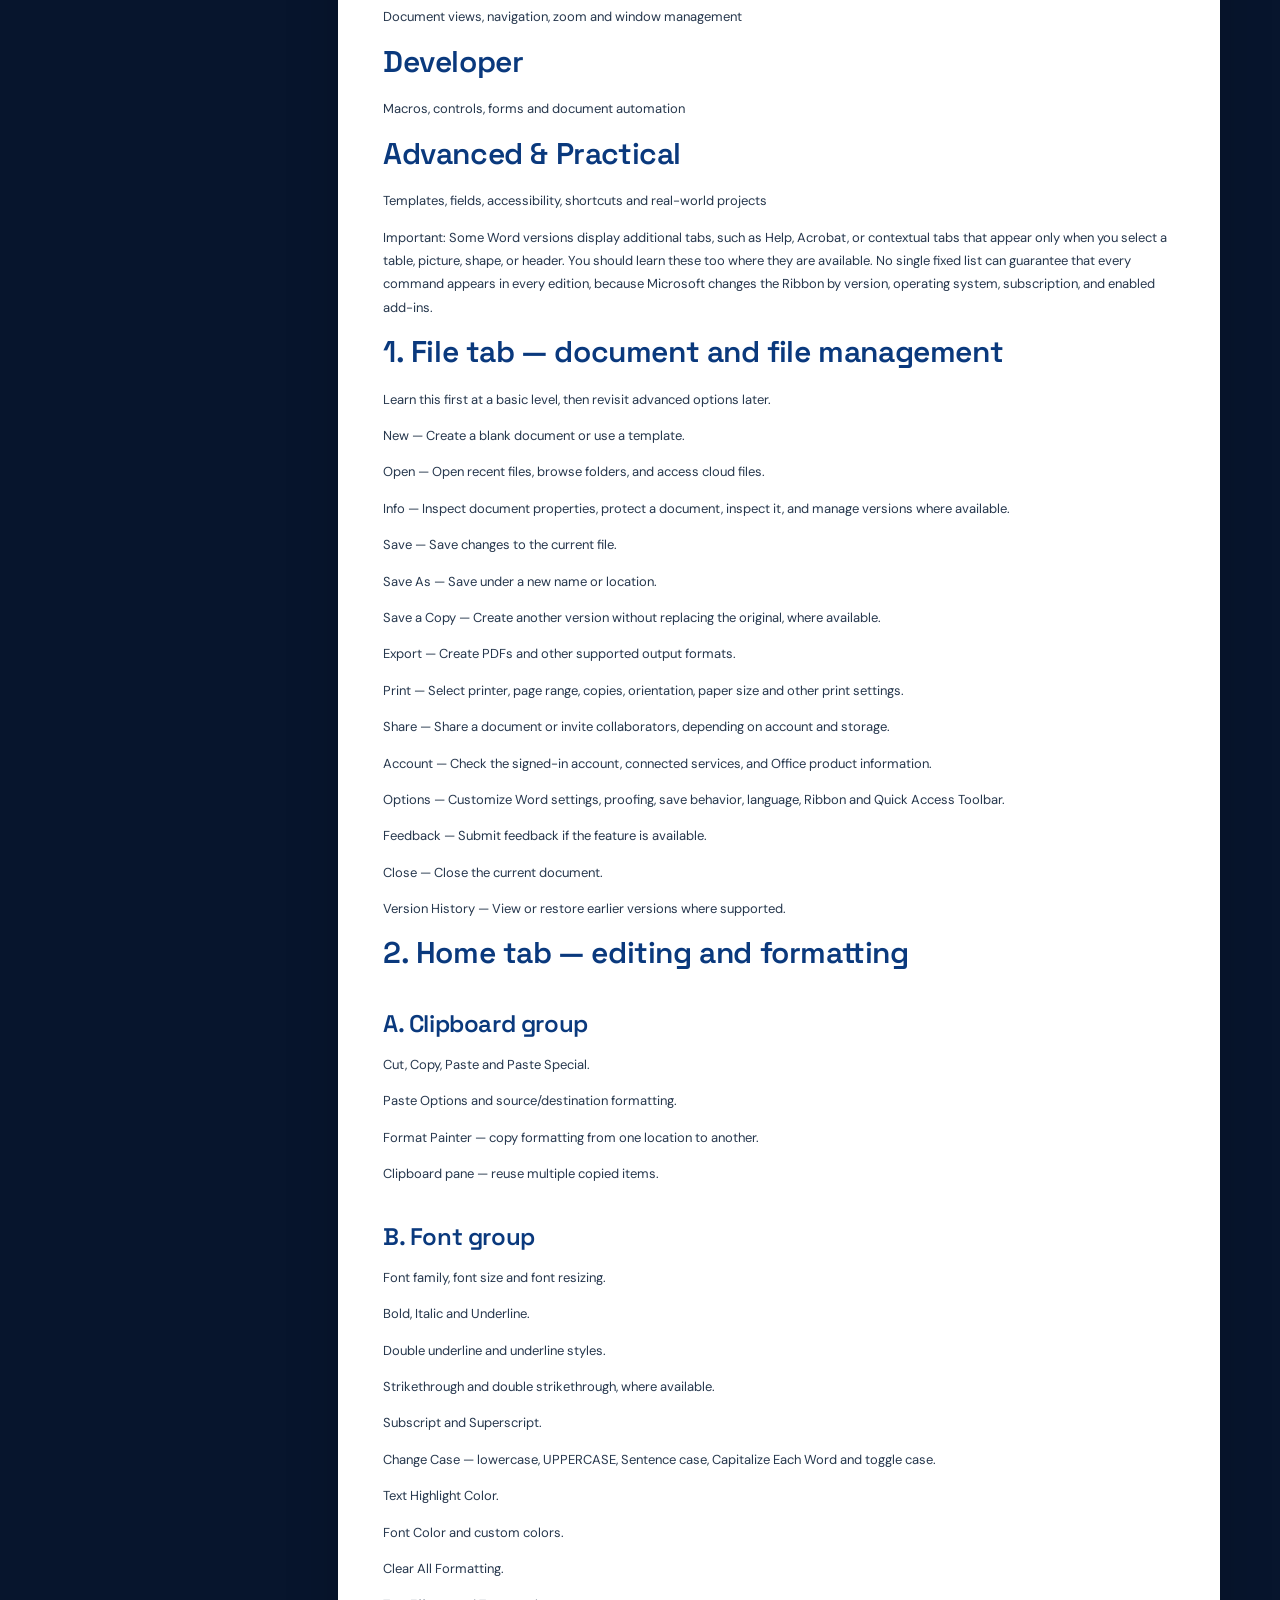
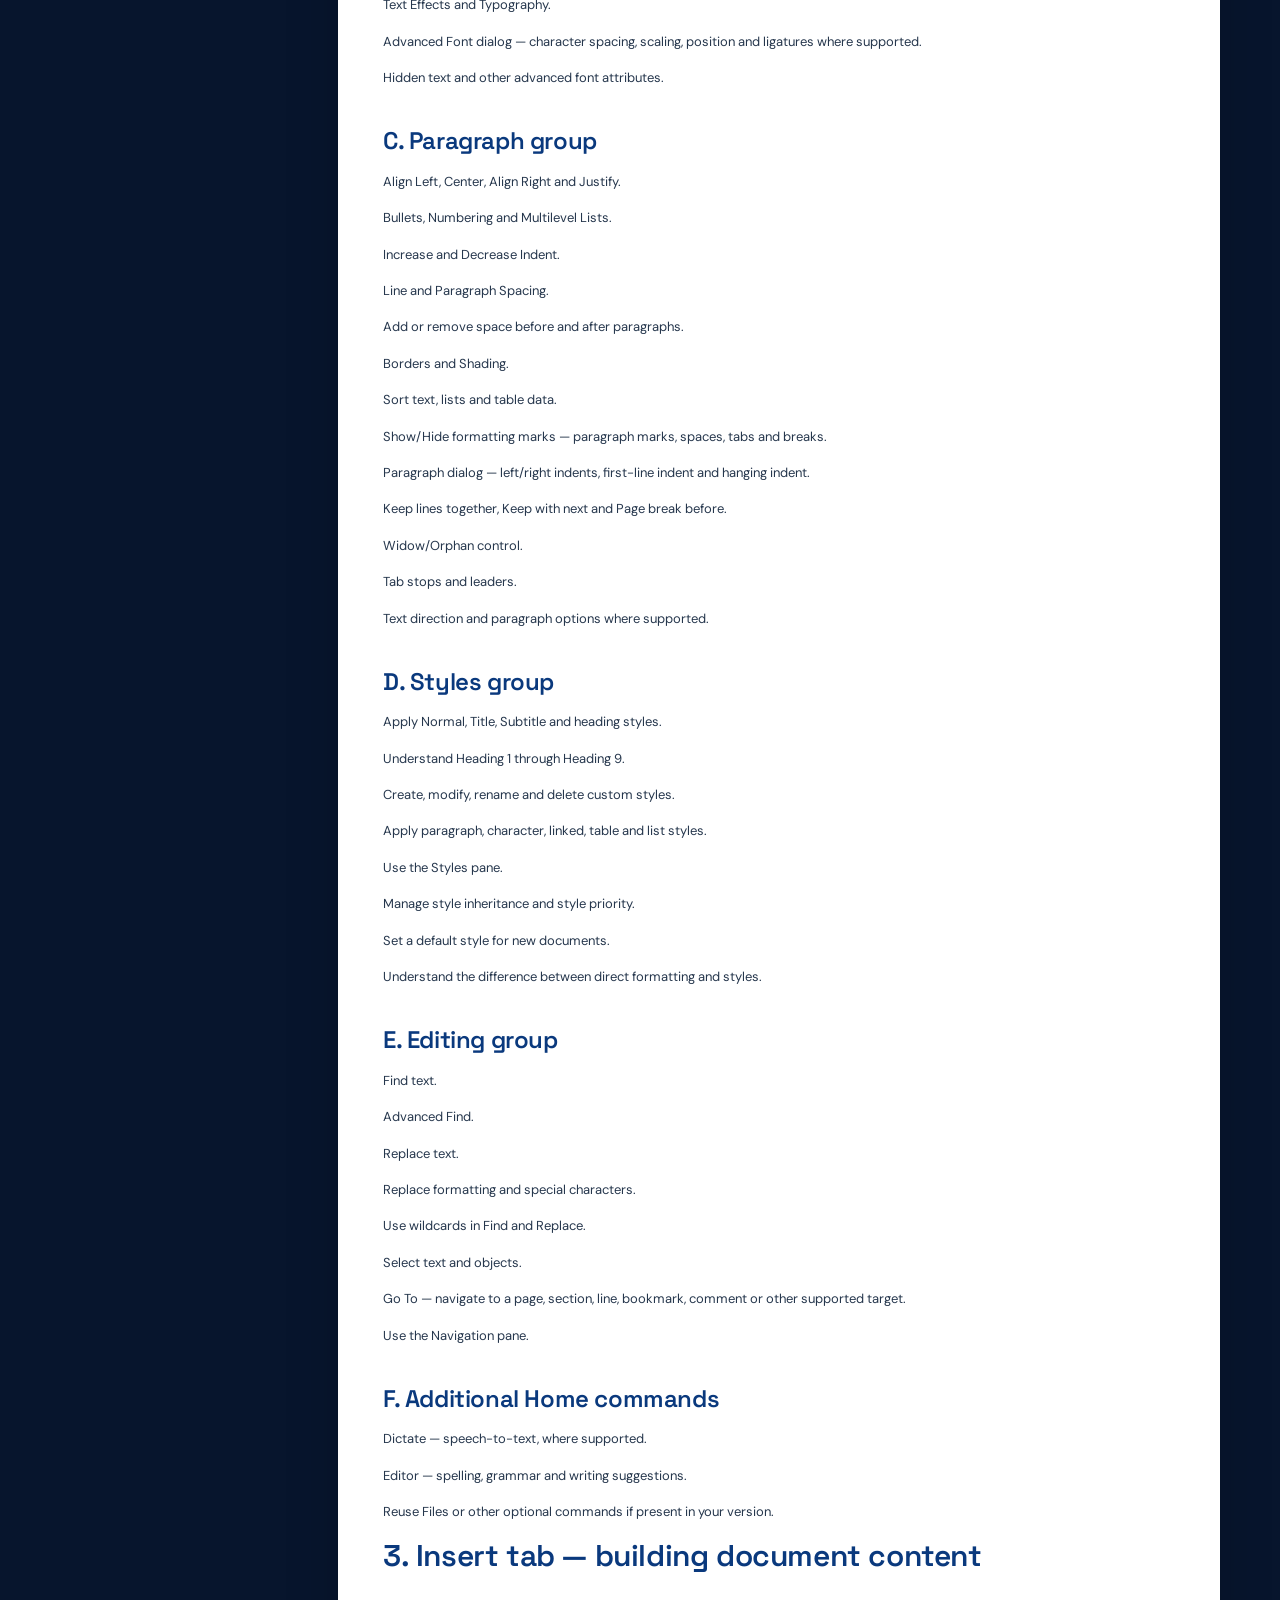
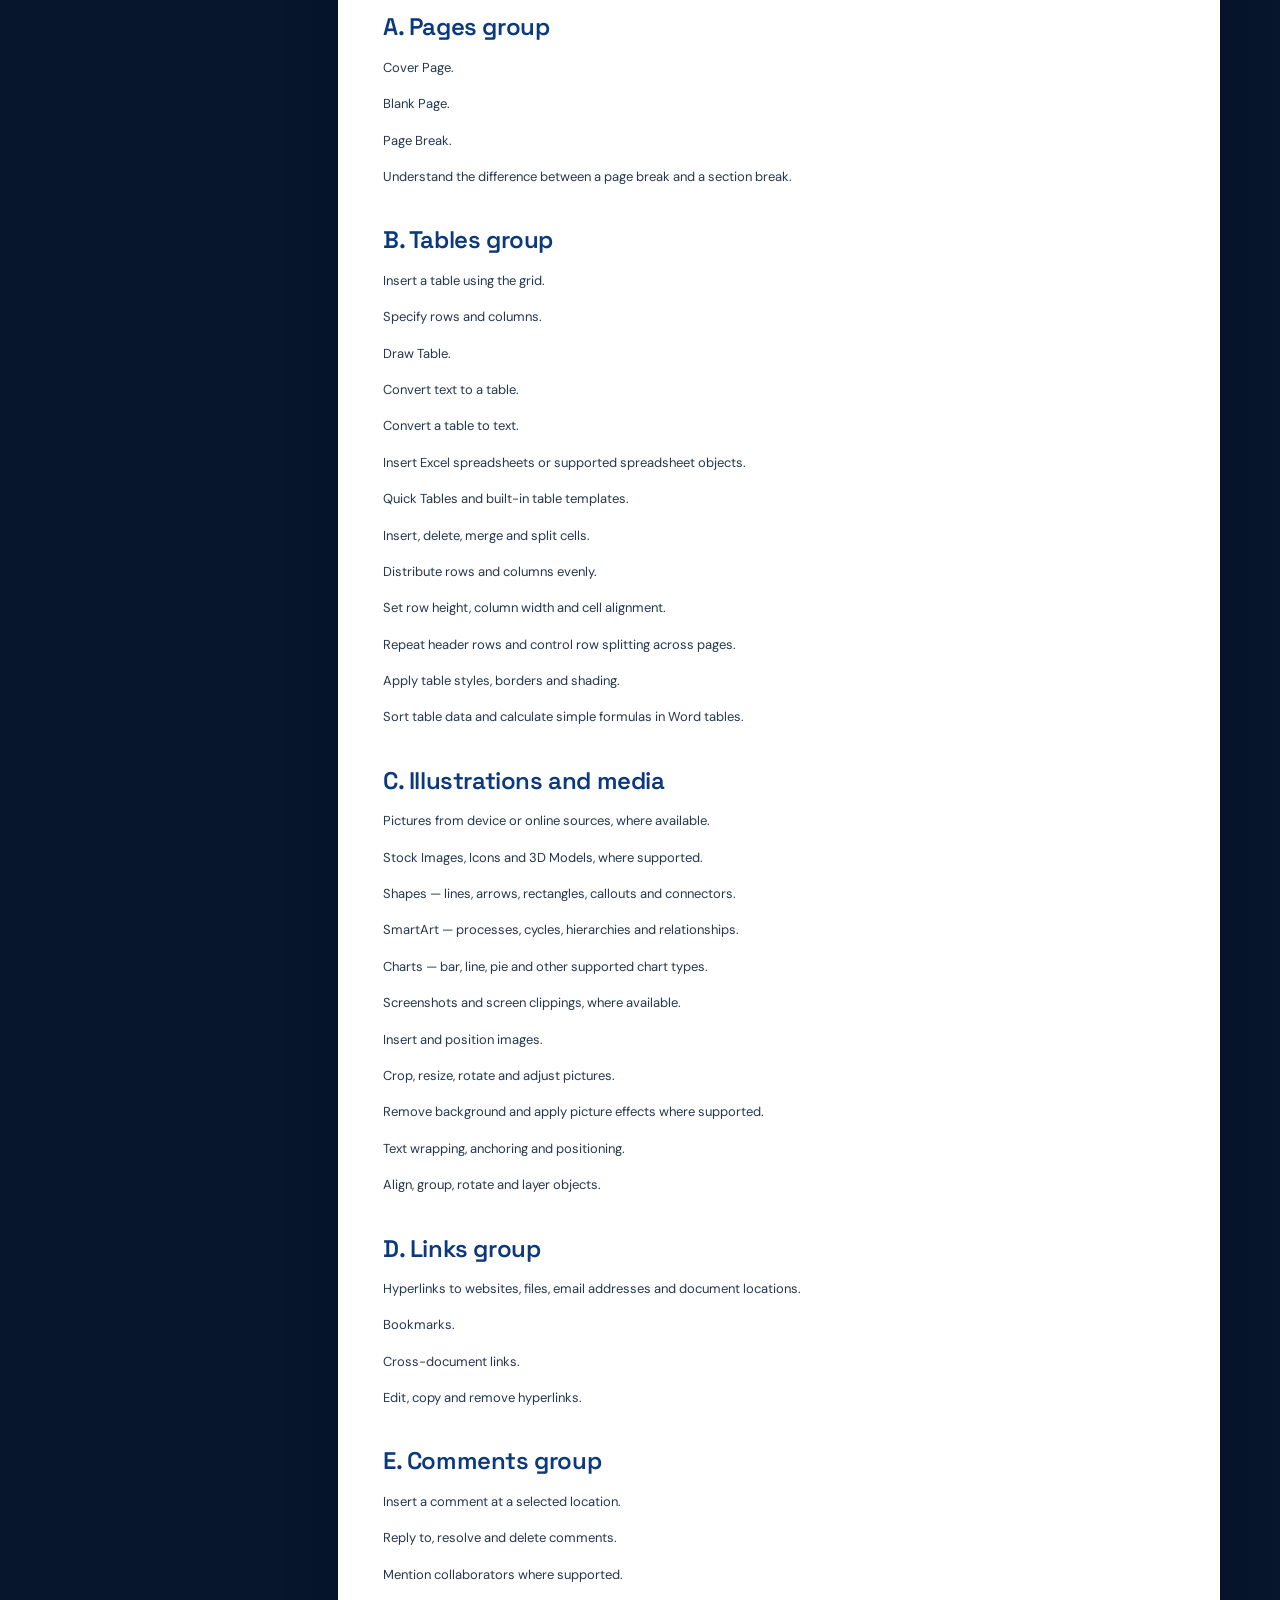
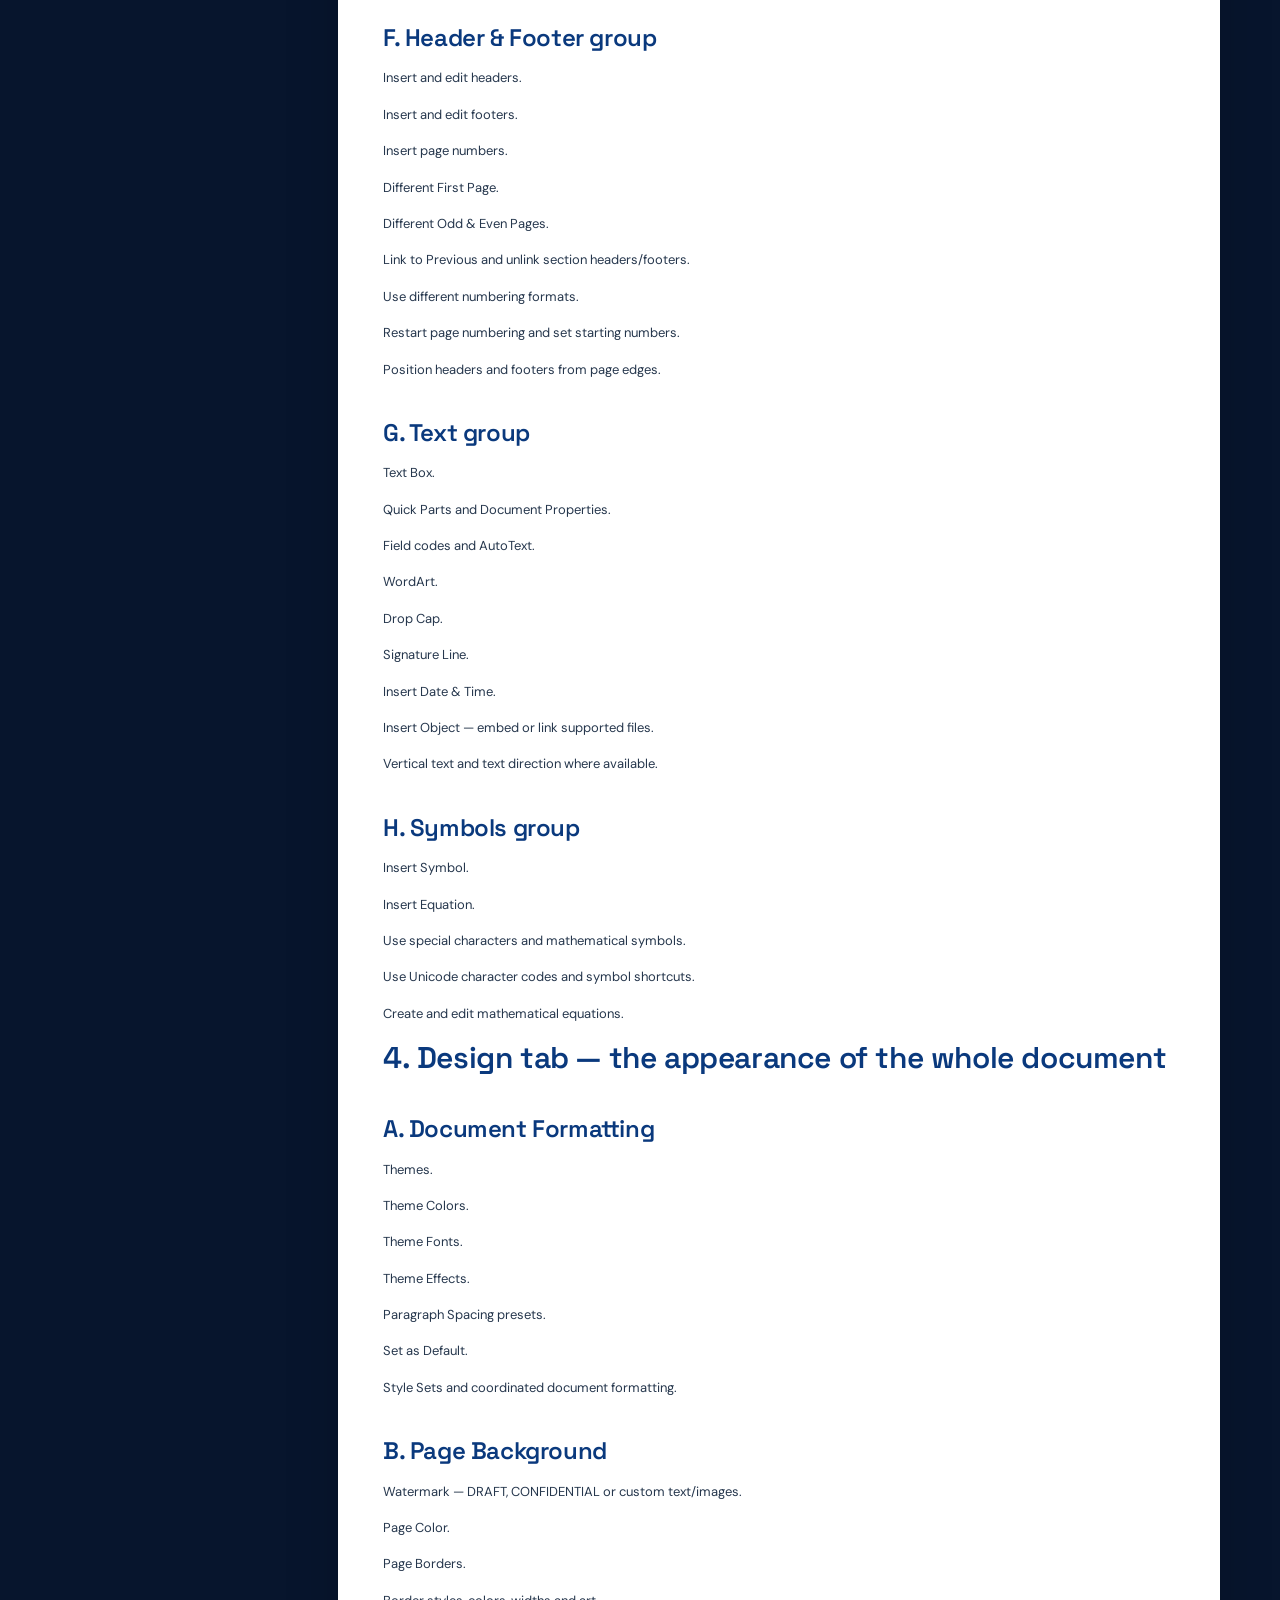
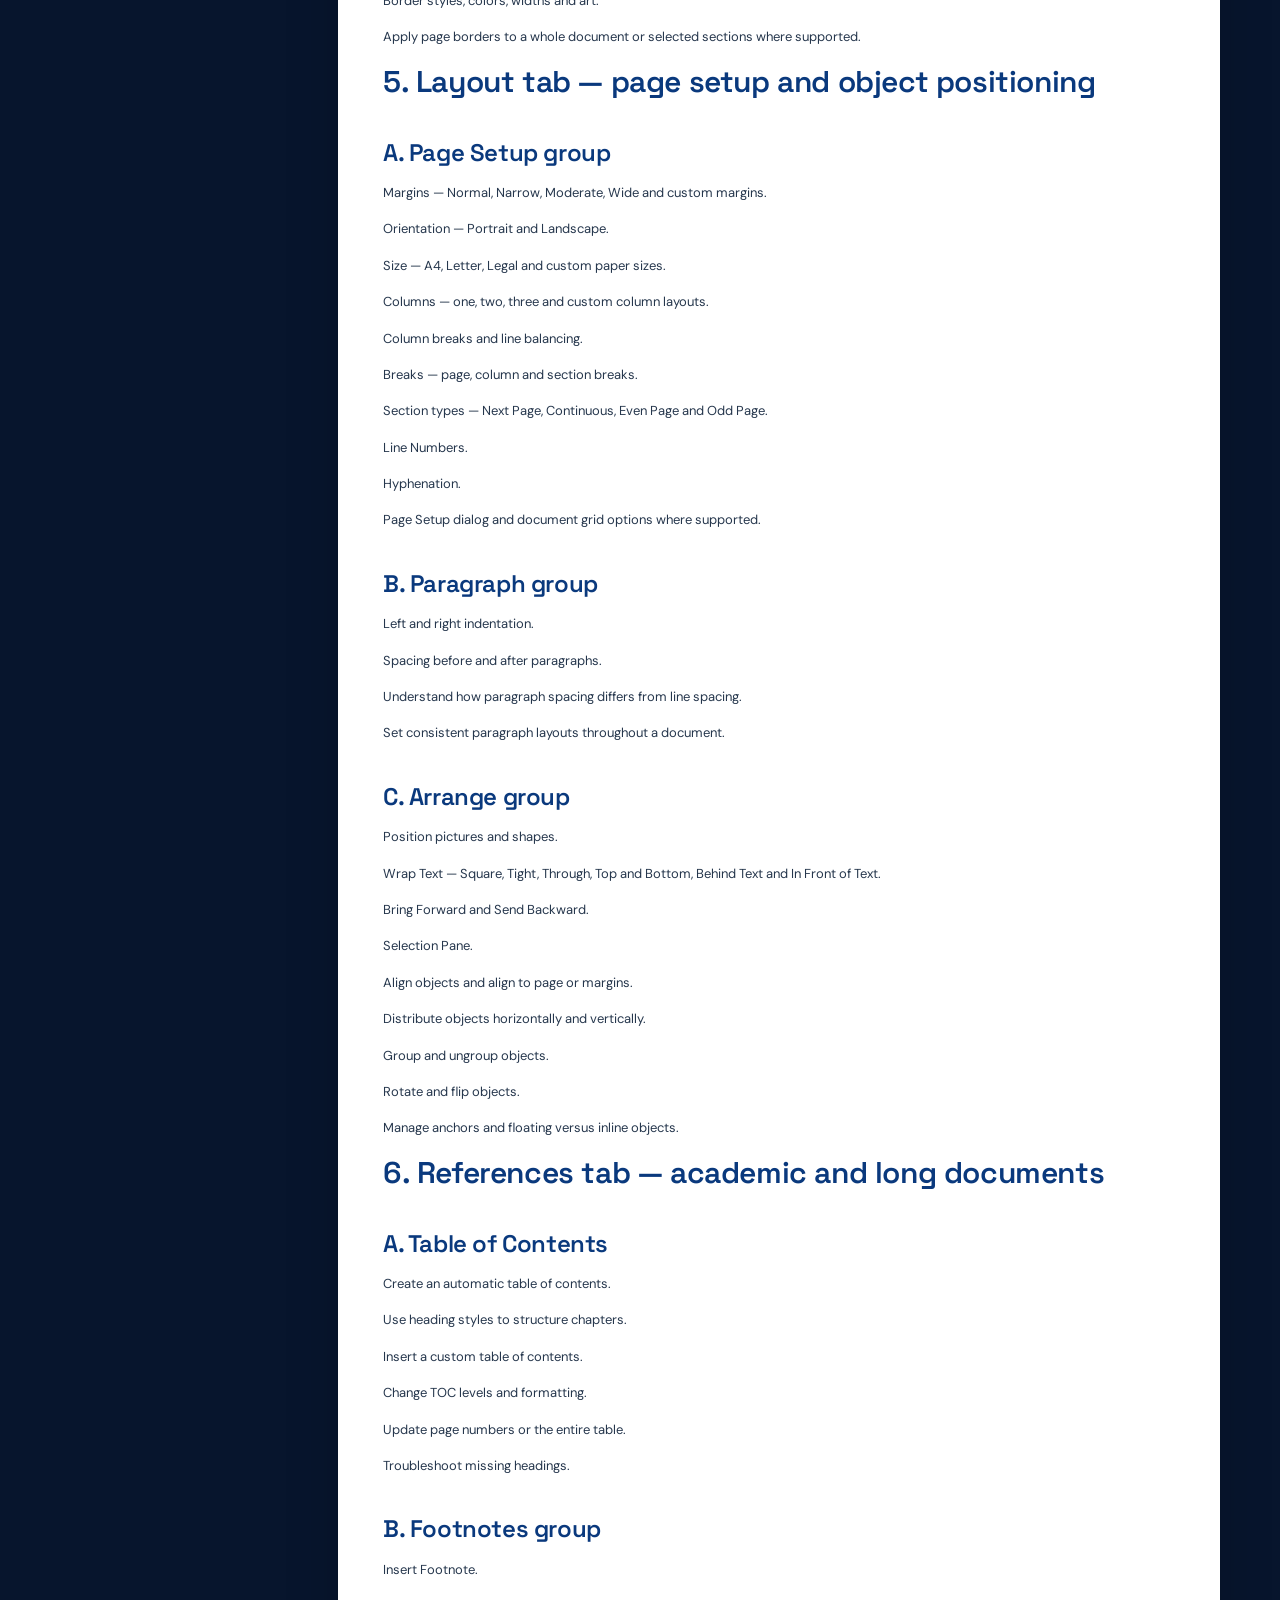
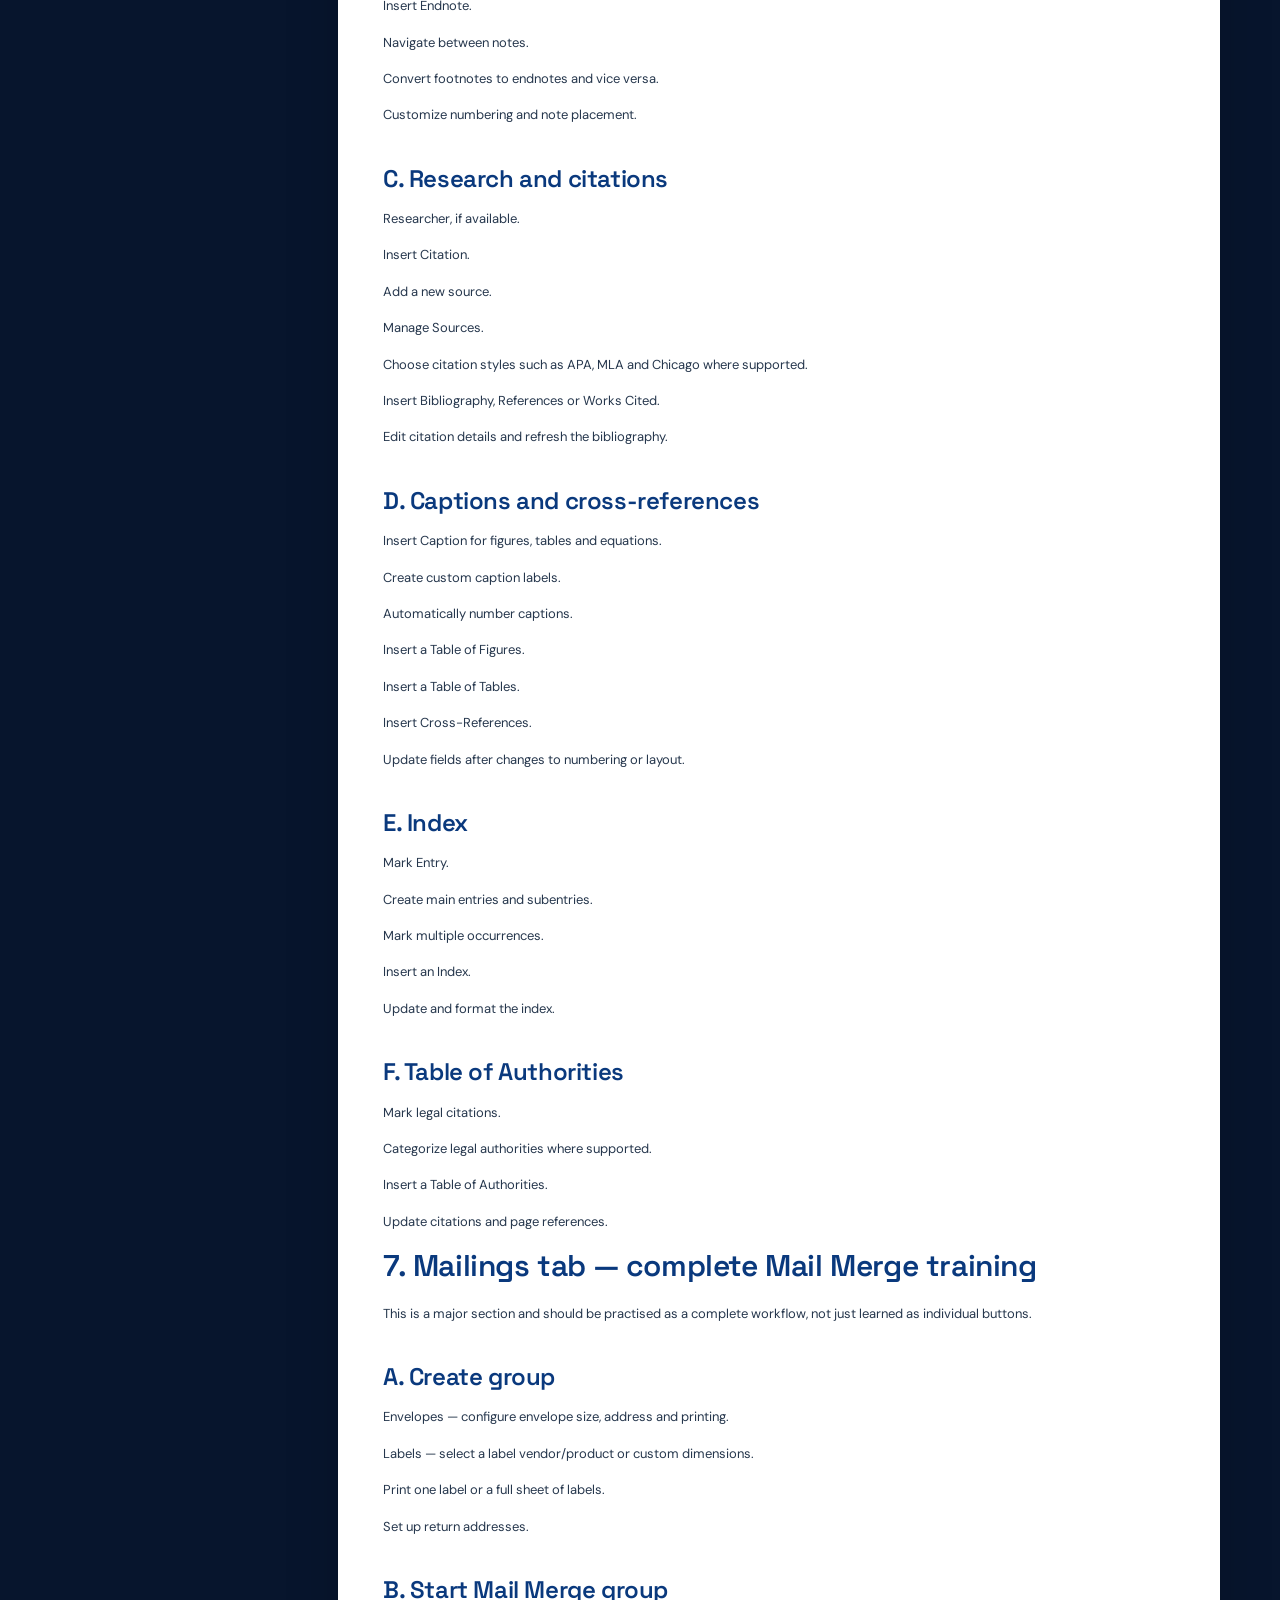
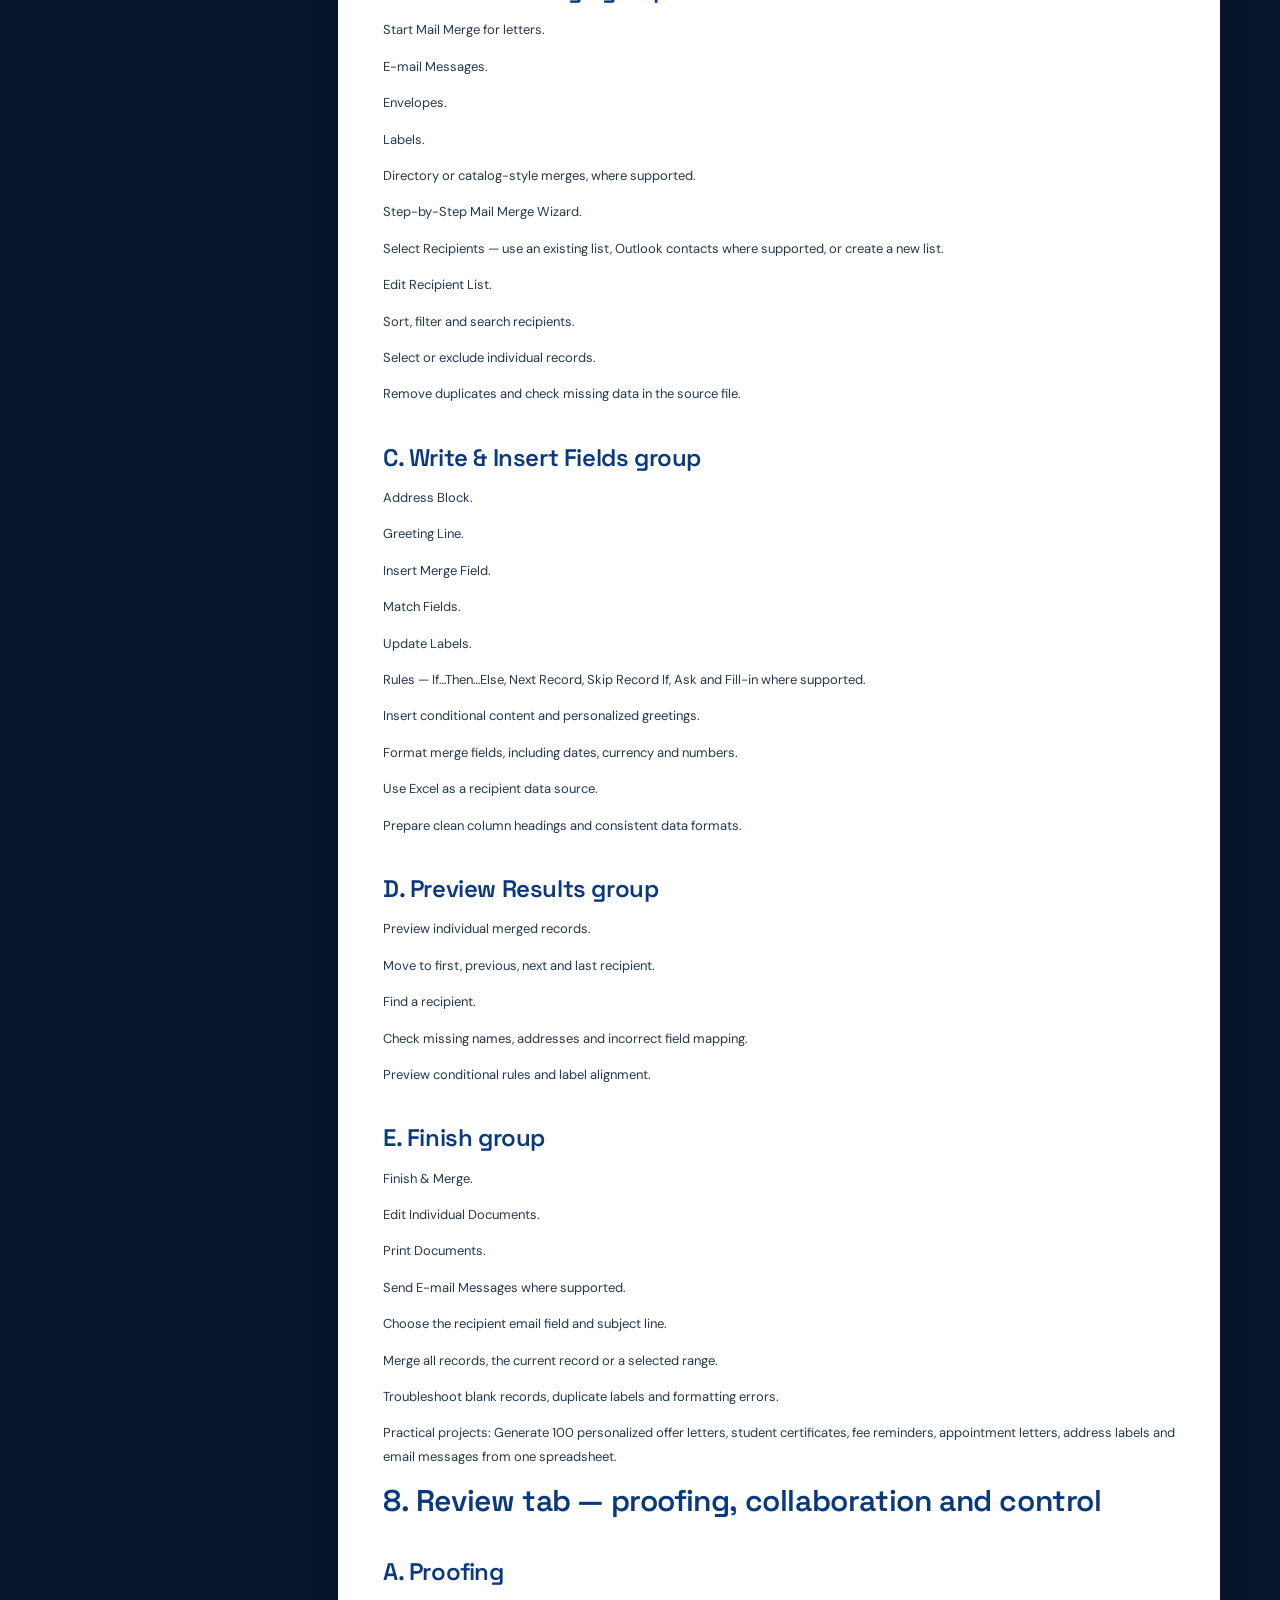
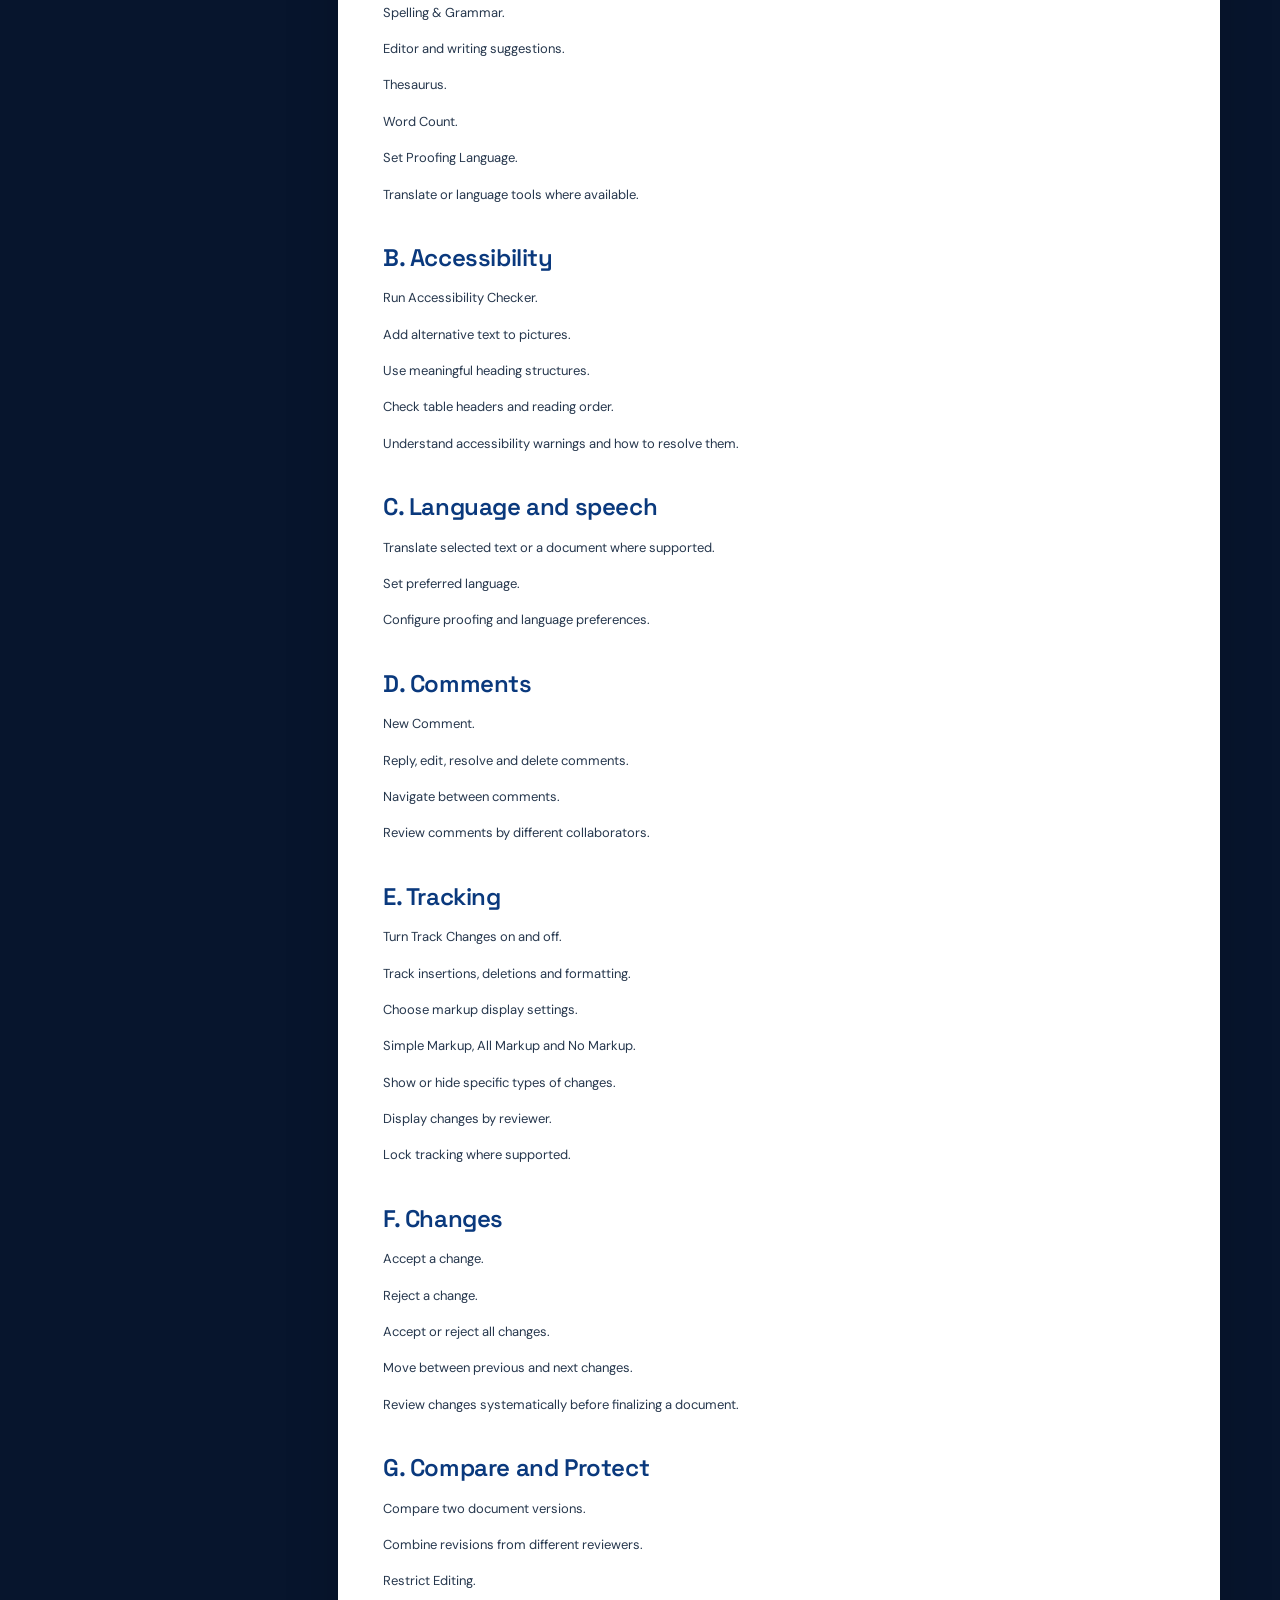
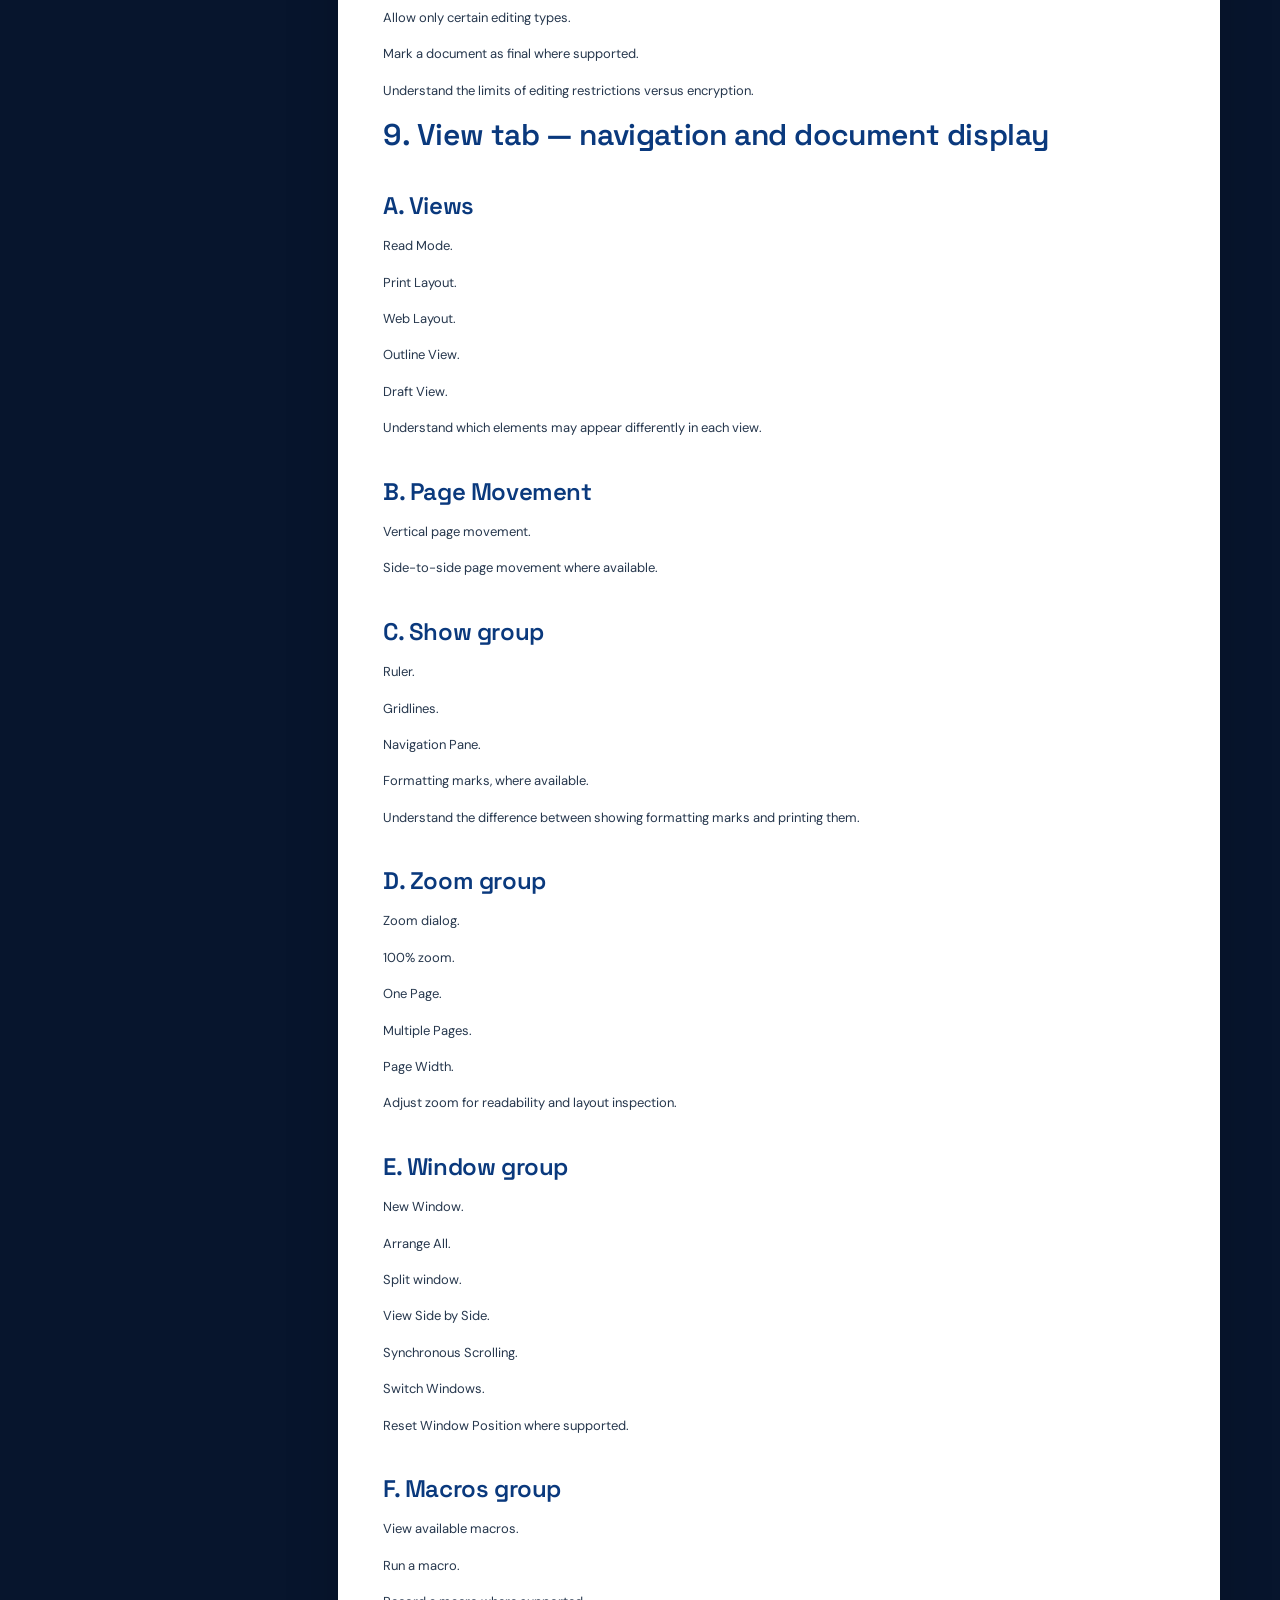
<file: courses/word.html>
<!doctype html>
<html lang="en"><head><meta charset="utf-8"><meta name="viewport" content="width=device-width,initial-scale=1"><title>Microsoft Word Syllabus | EDVENT</title><meta name="description" content="Learn document creation, formatting, page layout, references, mail merge, review tools and advanced document production. Explore the syllabus and download the EDVENT course document."><meta name="theme-color" content="#08275b"><link rel="canonical" href="https://edventindia.com/courses/word.html"><link rel="stylesheet" href="../styles.css"><link rel="icon" href="../assets/favicon.svg" type="image/svg+xml"><script src="../script.js" defer></script></head>
<body><a class="skip-link" href="#main">Skip to content</a><header class="site-header"><div class="container nav-wrap"><a class="brand" href="../index.html"><img src="../assets/edvent-logo.png" alt="EDVENT — Computer & Technology Institute" class="brand-logo"><span class="brand-copy"><strong>EDVENT</strong><small>COMPUTER & TECHNOLOGY INSTITUTE</small></span></a><button class="menu-toggle" type="button" aria-expanded="false" aria-controls="primary-nav" aria-label="Open navigation"><span></span><span></span></button><nav id="primary-nav" class="primary-nav"><a href="../index.html#courses">All courses</a><a href="../index.html#about">Why EDVENT</a><a href="../index.html#admissions">Admissions</a><a class="btn btn-small btn-primary" href="../index.html#admissions">Enquire now ↗</a></nav></div></header>
<main id="main"><section class="course-hero"><div class="container"><div class="eyebrow">OFFICE &amp; PRODUCTIVITY · EDVENT SYLLABUS</div><h1>Microsoft Word</h1><p>Learn document creation, formatting, page layout, references, mail merge, review tools and advanced document production.</p><div class="hero-actions"><a class="btn btn-primary" href="../downloads/word-syllabus.docx" download>Download syllabus <span>↓</span></a><a class="btn btn-ghost" href="../index.html#admissions">Enquire about this course ↗</a></div><p class="syllabus-note">The syllabus below is transcribed from the uploaded course document. Download the original Word file for its original formatting and embedded visuals.</p></div></section><section class="section syllabus-section"><div class="container"><div class="syllabus-layout"><aside class="syllabus-sidebar"><h2>On this page</h2><p>Use your browser's Find command to locate a topic, or read the syllabus from top to bottom.</p><a class="btn btn-primary download-wide" href="../downloads/word-syllabus.docx" download>Download .docx ↓</a><a class="text-link" href="../index.html#courses">← Browse all courses</a></aside><article class="syllabus-content"><p>Microsoft Word — Complete Master Syllabus</p>
<p>To learn MS Word thoroughly, you should study every Ribbon tab, every major group within each tab, and the important commands inside those groups, followed by document production, automation, and troubleshooting.</p>
<p>The syllabus below follows the standard desktop version of Microsoft Word, primarily Word for Windows. Word for Mac and Microsoft 365 may have different menus, commands, and feature availability. It includes the Mailings and View tabs, as well as the other standard tabs.</p>
<p>Complete learning roadmap</p>
<h1>File</h1>
<p>Create, open, save, export, print and account options</p>
<h1>Draw</h1>
<p>Pen, highlighter, ink and drawing tools, where available</p>
<h1>Home</h1>
<p>Text editing, formatting, paragraphs and styles</p>
<h1>Insert</h1>
<p>Pages, tables, pictures, links and document elements</p>
<h1>Layout</h1>
<p>Margins, page setup, indentation and spacing</p>
<h1>References</h1>
<p>Table of contents, citations, footnotes and indexes</p>
<h1>Mailings</h1>
<p>Mail Merge, recipient lists, labels and envelopes</p>
<h1>Review</h1>
<p>Proofreading, comments, changes and protection</p>
<h1>View</h1>
<p>Document views, navigation, zoom and window management</p>
<h1>Developer</h1>
<p>Macros, controls, forms and document automation</p>
<h1>Advanced &amp; Practical</h1>
<p>Templates, fields, accessibility, shortcuts and real-world projects</p>
<p>Important: Some Word versions display additional tabs, such as Help, Acrobat, or contextual tabs that appear only when you select a table, picture, shape, or header. You should learn these too where they are available. No single fixed list can guarantee that every command appears in every edition, because Microsoft changes the Ribbon by version, operating system, subscription, and enabled add-ins.</p>
<h1>1. File tab — document and file management</h1>
<p>Learn this first at a basic level, then revisit advanced options later.</p>
<p>New — Create a blank document or use a template.</p>
<p>Open — Open recent files, browse folders, and access cloud files.</p>
<p>Info — Inspect document properties, protect a document, inspect it, and manage versions where available.</p>
<p>Save — Save changes to the current file.</p>
<p>Save As — Save under a new name or location.</p>
<p>Save a Copy — Create another version without replacing the original, where available.</p>
<p>Export — Create PDFs and other supported output formats.</p>
<p>Print — Select printer, page range, copies, orientation, paper size and other print settings.</p>
<p>Share — Share a document or invite collaborators, depending on account and storage.</p>
<p>Account — Check the signed-in account, connected services, and Office product information.</p>
<p>Options — Customize Word settings, proofing, save behavior, language, Ribbon and Quick Access Toolbar.</p>
<p>Feedback — Submit feedback if the feature is available.</p>
<p>Close — Close the current document.</p>
<p>Version History — View or restore earlier versions where supported.</p>
<h1>2. Home tab — editing and formatting</h1>
<h2>A. Clipboard group</h2>
<p>Cut, Copy, Paste and Paste Special.</p>
<p>Paste Options and source/destination formatting.</p>
<p>Format Painter — copy formatting from one location to another.</p>
<p>Clipboard pane — reuse multiple copied items.</p>
<h2>B. Font group</h2>
<p>Font family, font size and font resizing.</p>
<p>Bold, Italic and Underline.</p>
<p>Double underline and underline styles.</p>
<p>Strikethrough and double strikethrough, where available.</p>
<p>Subscript and Superscript.</p>
<p>Change Case — lowercase, UPPERCASE, Sentence case, Capitalize Each Word and toggle case.</p>
<p>Text Highlight Color.</p>
<p>Font Color and custom colors.</p>
<p>Clear All Formatting.</p>
<p>Text Effects and Typography.</p>
<p>Advanced Font dialog — character spacing, scaling, position and ligatures where supported.</p>
<p>Hidden text and other advanced font attributes.</p>
<h2>C. Paragraph group</h2>
<p>Align Left, Center, Align Right and Justify.</p>
<p>Bullets, Numbering and Multilevel Lists.</p>
<p>Increase and Decrease Indent.</p>
<p>Line and Paragraph Spacing.</p>
<p>Add or remove space before and after paragraphs.</p>
<p>Borders and Shading.</p>
<p>Sort text, lists and table data.</p>
<p>Show/Hide formatting marks — paragraph marks, spaces, tabs and breaks.</p>
<p>Paragraph dialog — left/right indents, first-line indent and hanging indent.</p>
<p>Keep lines together, Keep with next and Page break before.</p>
<p>Widow/Orphan control.</p>
<p>Tab stops and leaders.</p>
<p>Text direction and paragraph options where supported.</p>
<h2>D. Styles group</h2>
<p>Apply Normal, Title, Subtitle and heading styles.</p>
<p>Understand Heading 1 through Heading 9.</p>
<p>Create, modify, rename and delete custom styles.</p>
<p>Apply paragraph, character, linked, table and list styles.</p>
<p>Use the Styles pane.</p>
<p>Manage style inheritance and style priority.</p>
<p>Set a default style for new documents.</p>
<p>Understand the difference between direct formatting and styles.</p>
<h2>E. Editing group</h2>
<p>Find text.</p>
<p>Advanced Find.</p>
<p>Replace text.</p>
<p>Replace formatting and special characters.</p>
<p>Use wildcards in Find and Replace.</p>
<p>Select text and objects.</p>
<p>Go To — navigate to a page, section, line, bookmark, comment or other supported target.</p>
<p>Use the Navigation pane.</p>
<h2>F. Additional Home commands</h2>
<p>Dictate — speech-to-text, where supported.</p>
<p>Editor — spelling, grammar and writing suggestions.</p>
<p>Reuse Files or other optional commands if present in your version.</p>
<h1>3. Insert tab — building document content</h1>
<h2>A. Pages group</h2>
<p>Cover Page.</p>
<p>Blank Page.</p>
<p>Page Break.</p>
<p>Understand the difference between a page break and a section break.</p>
<h2>B. Tables group</h2>
<p>Insert a table using the grid.</p>
<p>Specify rows and columns.</p>
<p>Draw Table.</p>
<p>Convert text to a table.</p>
<p>Convert a table to text.</p>
<p>Insert Excel spreadsheets or supported spreadsheet objects.</p>
<p>Quick Tables and built-in table templates.</p>
<p>Insert, delete, merge and split cells.</p>
<p>Distribute rows and columns evenly.</p>
<p>Set row height, column width and cell alignment.</p>
<p>Repeat header rows and control row splitting across pages.</p>
<p>Apply table styles, borders and shading.</p>
<p>Sort table data and calculate simple formulas in Word tables.</p>
<h2>C. Illustrations and media</h2>
<p>Pictures from device or online sources, where available.</p>
<p>Stock Images, Icons and 3D Models, where supported.</p>
<p>Shapes — lines, arrows, rectangles, callouts and connectors.</p>
<p>SmartArt — processes, cycles, hierarchies and relationships.</p>
<p>Charts — bar, line, pie and other supported chart types.</p>
<p>Screenshots and screen clippings, where available.</p>
<p>Insert and position images.</p>
<p>Crop, resize, rotate and adjust pictures.</p>
<p>Remove background and apply picture effects where supported.</p>
<p>Text wrapping, anchoring and positioning.</p>
<p>Align, group, rotate and layer objects.</p>
<h2>D. Links group</h2>
<p>Hyperlinks to websites, files, email addresses and document locations.</p>
<p>Bookmarks.</p>
<p>Cross-document links.</p>
<p>Edit, copy and remove hyperlinks.</p>
<h2>E. Comments group</h2>
<p>Insert a comment at a selected location.</p>
<p>Reply to, resolve and delete comments.</p>
<p>Mention collaborators where supported.</p>
<h2>F. Header &amp; Footer group</h2>
<p>Insert and edit headers.</p>
<p>Insert and edit footers.</p>
<p>Insert page numbers.</p>
<p>Different First Page.</p>
<p>Different Odd &amp; Even Pages.</p>
<p>Link to Previous and unlink section headers/footers.</p>
<p>Use different numbering formats.</p>
<p>Restart page numbering and set starting numbers.</p>
<p>Position headers and footers from page edges.</p>
<h2>G. Text group</h2>
<p>Text Box.</p>
<p>Quick Parts and Document Properties.</p>
<p>Field codes and AutoText.</p>
<p>WordArt.</p>
<p>Drop Cap.</p>
<p>Signature Line.</p>
<p>Insert Date &amp; Time.</p>
<p>Insert Object — embed or link supported files.</p>
<p>Vertical text and text direction where available.</p>
<h2>H. Symbols group</h2>
<p>Insert Symbol.</p>
<p>Insert Equation.</p>
<p>Use special characters and mathematical symbols.</p>
<p>Use Unicode character codes and symbol shortcuts.</p>
<p>Create and edit mathematical equations.</p>
<h1>4. Design tab — the appearance of the whole document</h1>
<h2>A. Document Formatting</h2>
<p>Themes.</p>
<p>Theme Colors.</p>
<p>Theme Fonts.</p>
<p>Theme Effects.</p>
<p>Paragraph Spacing presets.</p>
<p>Set as Default.</p>
<p>Style Sets and coordinated document formatting.</p>
<h2>B. Page Background</h2>
<p>Watermark — DRAFT, CONFIDENTIAL or custom text/images.</p>
<p>Page Color.</p>
<p>Page Borders.</p>
<p>Border styles, colors, widths and art.</p>
<p>Apply page borders to a whole document or selected sections where supported.</p>
<h1>5. Layout tab — page setup and object positioning</h1>
<h2>A. Page Setup group</h2>
<p>Margins — Normal, Narrow, Moderate, Wide and custom margins.</p>
<p>Orientation — Portrait and Landscape.</p>
<p>Size — A4, Letter, Legal and custom paper sizes.</p>
<p>Columns — one, two, three and custom column layouts.</p>
<p>Column breaks and line balancing.</p>
<p>Breaks — page, column and section breaks.</p>
<p>Section types — Next Page, Continuous, Even Page and Odd Page.</p>
<p>Line Numbers.</p>
<p>Hyphenation.</p>
<p>Page Setup dialog and document grid options where supported.</p>
<h2>B. Paragraph group</h2>
<p>Left and right indentation.</p>
<p>Spacing before and after paragraphs.</p>
<p>Understand how paragraph spacing differs from line spacing.</p>
<p>Set consistent paragraph layouts throughout a document.</p>
<h2>C. Arrange group</h2>
<p>Position pictures and shapes.</p>
<p>Wrap Text — Square, Tight, Through, Top and Bottom, Behind Text and In Front of Text.</p>
<p>Bring Forward and Send Backward.</p>
<p>Selection Pane.</p>
<p>Align objects and align to page or margins.</p>
<p>Distribute objects horizontally and vertically.</p>
<p>Group and ungroup objects.</p>
<p>Rotate and flip objects.</p>
<p>Manage anchors and floating versus inline objects.</p>
<h1>6. References tab — academic and long documents</h1>
<h2>A. Table of Contents</h2>
<p>Create an automatic table of contents.</p>
<p>Use heading styles to structure chapters.</p>
<p>Insert a custom table of contents.</p>
<p>Change TOC levels and formatting.</p>
<p>Update page numbers or the entire table.</p>
<p>Troubleshoot missing headings.</p>
<h2>B. Footnotes group</h2>
<p>Insert Footnote.</p>
<p>Insert Endnote.</p>
<p>Navigate between notes.</p>
<p>Convert footnotes to endnotes and vice versa.</p>
<p>Customize numbering and note placement.</p>
<h2>C. Research and citations</h2>
<p>Researcher, if available.</p>
<p>Insert Citation.</p>
<p>Add a new source.</p>
<p>Manage Sources.</p>
<p>Choose citation styles such as APA, MLA and Chicago where supported.</p>
<p>Insert Bibliography, References or Works Cited.</p>
<p>Edit citation details and refresh the bibliography.</p>
<h2>D. Captions and cross-references</h2>
<p>Insert Caption for figures, tables and equations.</p>
<p>Create custom caption labels.</p>
<p>Automatically number captions.</p>
<p>Insert a Table of Figures.</p>
<p>Insert a Table of Tables.</p>
<p>Insert Cross-References.</p>
<p>Update fields after changes to numbering or layout.</p>
<h2>E. Index</h2>
<p>Mark Entry.</p>
<p>Create main entries and subentries.</p>
<p>Mark multiple occurrences.</p>
<p>Insert an Index.</p>
<p>Update and format the index.</p>
<h2>F. Table of Authorities</h2>
<p>Mark legal citations.</p>
<p>Categorize legal authorities where supported.</p>
<p>Insert a Table of Authorities.</p>
<p>Update citations and page references.</p>
<h1>7. Mailings tab — complete Mail Merge training</h1>
<p>This is a major section and should be practised as a complete workflow, not just learned as individual buttons.</p>
<h2>A. Create group</h2>
<p>Envelopes — configure envelope size, address and printing.</p>
<p>Labels — select a label vendor/product or custom dimensions.</p>
<p>Print one label or a full sheet of labels.</p>
<p>Set up return addresses.</p>
<h2>B. Start Mail Merge group</h2>
<p>Start Mail Merge for letters.</p>
<p>E-mail Messages.</p>
<p>Envelopes.</p>
<p>Labels.</p>
<p>Directory or catalog-style merges, where supported.</p>
<p>Step-by-Step Mail Merge Wizard.</p>
<p>Select Recipients — use an existing list, Outlook contacts where supported, or create a new list.</p>
<p>Edit Recipient List.</p>
<p>Sort, filter and search recipients.</p>
<p>Select or exclude individual records.</p>
<p>Remove duplicates and check missing data in the source file.</p>
<h2>C. Write &amp; Insert Fields group</h2>
<p>Address Block.</p>
<p>Greeting Line.</p>
<p>Insert Merge Field.</p>
<p>Match Fields.</p>
<p>Update Labels.</p>
<p>Rules — If…Then…Else, Next Record, Skip Record If, Ask and Fill-in where supported.</p>
<p>Insert conditional content and personalized greetings.</p>
<p>Format merge fields, including dates, currency and numbers.</p>
<p>Use Excel as a recipient data source.</p>
<p>Prepare clean column headings and consistent data formats.</p>
<h2>D. Preview Results group</h2>
<p>Preview individual merged records.</p>
<p>Move to first, previous, next and last recipient.</p>
<p>Find a recipient.</p>
<p>Check missing names, addresses and incorrect field mapping.</p>
<p>Preview conditional rules and label alignment.</p>
<h2>E. Finish group</h2>
<p>Finish &amp; Merge.</p>
<p>Edit Individual Documents.</p>
<p>Print Documents.</p>
<p>Send E-mail Messages where supported.</p>
<p>Choose the recipient email field and subject line.</p>
<p>Merge all records, the current record or a selected range.</p>
<p>Troubleshoot blank records, duplicate labels and formatting errors.</p>
<p>Practical projects: Generate 100 personalized offer letters, student certificates, fee reminders, appointment letters, address labels and email messages from one spreadsheet.</p>
<h1>8. Review tab — proofing, collaboration and control</h1>
<h2>A. Proofing</h2>
<p>Spelling &amp; Grammar.</p>
<p>Editor and writing suggestions.</p>
<p>Thesaurus.</p>
<p>Word Count.</p>
<p>Set Proofing Language.</p>
<p>Translate or language tools where available.</p>
<h2>B. Accessibility</h2>
<p>Run Accessibility Checker.</p>
<p>Add alternative text to pictures.</p>
<p>Use meaningful heading structures.</p>
<p>Check table headers and reading order.</p>
<p>Understand accessibility warnings and how to resolve them.</p>
<h2>C. Language and speech</h2>
<p>Translate selected text or a document where supported.</p>
<p>Set preferred language.</p>
<p>Configure proofing and language preferences.</p>
<h2>D. Comments</h2>
<p>New Comment.</p>
<p>Reply, edit, resolve and delete comments.</p>
<p>Navigate between comments.</p>
<p>Review comments by different collaborators.</p>
<h2>E. Tracking</h2>
<p>Turn Track Changes on and off.</p>
<p>Track insertions, deletions and formatting.</p>
<p>Choose markup display settings.</p>
<p>Simple Markup, All Markup and No Markup.</p>
<p>Show or hide specific types of changes.</p>
<p>Display changes by reviewer.</p>
<p>Lock tracking where supported.</p>
<h2>F. Changes</h2>
<p>Accept a change.</p>
<p>Reject a change.</p>
<p>Accept or reject all changes.</p>
<p>Move between previous and next changes.</p>
<p>Review changes systematically before finalizing a document.</p>
<h2>G. Compare and Protect</h2>
<p>Compare two document versions.</p>
<p>Combine revisions from different reviewers.</p>
<p>Restrict Editing.</p>
<p>Allow only certain editing types.</p>
<p>Mark a document as final where supported.</p>
<p>Understand the limits of editing restrictions versus encryption.</p>
<h1>9. View tab — navigation and document display</h1>
<h2>A. Views</h2>
<p>Read Mode.</p>
<p>Print Layout.</p>
<p>Web Layout.</p>
<p>Outline View.</p>
<p>Draft View.</p>
<p>Understand which elements may appear differently in each view.</p>
<h2>B. Page Movement</h2>
<p>Vertical page movement.</p>
<p>Side-to-side page movement where available.</p>
<h2>C. Show group</h2>
<p>Ruler.</p>
<p>Gridlines.</p>
<p>Navigation Pane.</p>
<p>Formatting marks, where available.</p>
<p>Understand the difference between showing formatting marks and printing them.</p>
<h2>D. Zoom group</h2>
<p>Zoom dialog.</p>
<p>100% zoom.</p>
<p>One Page.</p>
<p>Multiple Pages.</p>
<p>Page Width.</p>
<p>Adjust zoom for readability and layout inspection.</p>
<h2>E. Window group</h2>
<p>New Window.</p>
<p>Arrange All.</p>
<p>Split window.</p>
<p>View Side by Side.</p>
<p>Synchronous Scrolling.</p>
<p>Switch Windows.</p>
<p>Reset Window Position where supported.</p>
<h2>F. Macros group</h2>
<p>View available macros.</p>
<p>Run a macro.</p>
<p>Record a macro where supported.</p>
<p>Understand macro security and trusted documents.</p>
<h1>10. Draw tab — handwriting and drawing</h1>
<p>Availability depends on device, touch support and Word version.</p>
<p>Pens, pencils and highlighters.</p>
<p>Customize ink color and thickness.</p>
<p>Eraser tools.</p>
<p>Lasso Select.</p>
<p>Select and move ink drawings.</p>
<p>Draw with Touch.</p>
<p>Ink to Shape.</p>
<p>Ink to Math.</p>
<p>Ink Replay, where available.</p>
<p>Convert handwriting to text where supported.</p>
<p>Use a stylus or mouse for annotations.</p>
<h1>11. Developer tab — automation and form creation</h1>
<p>First enable the Developer tab through Word&#x27;s Ribbon settings if it is hidden.</p>
<h2>A. Code group</h2>
<p>Open the VBA editor.</p>
<p>Understand macros and VBA basics.</p>
<p>Record and edit macros.</p>
<p>Assign macros to buttons or keyboard shortcuts.</p>
<p>Run, debug and troubleshoot macros.</p>
<p>Understand macro-enabled files (.docm) and macro security.</p>
<h2>B. Add-ins group</h2>
<p>Explore available Office add-ins.</p>
<p>Insert and manage supported add-ins.</p>
<p>Understand permissions and organizational restrictions.</p>
<h2>C. Controls group</h2>
<p>Rich Text Content Control.</p>
<p>Plain Text Content Control.</p>
<p>Picture Content Control.</p>
<p>Combo Box and Drop-Down List Content Controls.</p>
<p>Date Picker Content Control.</p>
<p>Check Box Content Control.</p>
<p>Building Block Gallery Content Control.</p>
<p>Group and Legacy Tools, where available.</p>
<p>Set control properties and placeholder text.</p>
<p>Lock controls or limit editing.</p>
<p>Create fillable forms and reusable templates.</p>
<h2>D. XML and protection tools</h2>
<p>XML Mapping Pane, where available.</p>
<p>Map content controls to supported XML data.</p>
<p>Understand structured document tags.</p>
<p>Restrict editing and protect form fields.</p>
<p>Understand digital signatures and document integrity.</p>
<h1>12. Help tab — support and learning tools</h1>
<p>Search for Word commands and features.</p>
<p>Open Help resources.</p>
<p>Access training material.</p>
<p>Contact support where available.</p>
<p>Submit feedback.</p>
<p>Check feature availability and product updates.</p>
<h1>13. Contextual Ribbon tabs — often overlooked</h1>
<p>These tabs appear only when you select a particular object. They are essential for advanced Word use.</p>
<h2>A. Table Design and Table Layout</h2>
<p>Table styles, borders, shading and table options.</p>
<p>Header Row, Total Row, First Column and Banded Rows.</p>
<p>Insert/delete rows and columns.</p>
<p>Merge and split cells.</p>
<p>Cell alignment and text direction.</p>
<p>Cell margins, row height and column width.</p>
<p>Repeat header rows and sort table data.</p>
<p>Convert a table to text and manage table properties.</p>
<h2>B. Picture Format</h2>
<p>Remove background where available.</p>
<p>Corrections, color and artistic effects.</p>
<p>Transparency, picture styles and borders.</p>
<p>Crop, aspect ratio and crop to shape.</p>
<p>Position, wrap text and anchor.</p>
<p>Align, rotate, group and arrange.</p>
<p>Alt text and picture size.</p>
<h2>C. Shape Format and Graphics Format</h2>
<p>Shape Fill, Shape Outline and Shape Effects.</p>
<p>Edit Shape and change shape.</p>
<p>Text inside shapes and text alignment.</p>
<p>Align, distribute, group, rotate and reorder.</p>
<p>SmartArt styles, colors and layout.</p>
<p>Convert SmartArt to shapes where supported.</p>
<h2>D. Chart Design and Chart Format</h2>
<p>Edit chart data.</p>
<p>Change chart type.</p>
<p>Add chart elements, titles, legends and data labels.</p>
<p>Change chart layouts and styles.</p>
<p>Format axes, series, backgrounds and borders.</p>
<h2>E. Header &amp; Footer contextual tabs</h2>
<p>Different First Page.</p>
<p>Different Odd &amp; Even Pages.</p>
<p>Page Number, Date &amp; Time and document fields.</p>
<p>Link to Previous.</p>
<p>Header and footer positioning.</p>
<p>Close Header and Footer editing.</p>
<h2>F. Equation, WordArt and Text Box formatting</h2>
<p>Equation structures, fractions, scripts, matrices and symbols.</p>
<p>WordArt text fill, outline and effects.</p>
<p>Text box positioning, internal margins and text direction.</p>
<p>Wrap, align, rotate and arrange objects.</p>
<h1>14. Advanced document management and productivity</h1>
<p>These skills go beyond individual Ribbon buttons and help you handle complex, professional documents.</p>
<p>Section management: Different page orientations, headers, footers and numbering within one document.</p>
<p>Page numbering: Roman numerals for front matter and Arabic numerals for main content.</p>
<p>Automatic fields: Page, NumPages, Section, FileName, Date and other field codes.</p>
<p>Field updating: Update fields, captions, cross-references and tables of contents.</p>
<p>Bookmarks: Create stable navigation points.</p>
<p>Automatic numbering: Maintain numbering across headings, lists, captions and appendices.</p>
<p>Templates: Create .dotx and macro-enabled .dotm templates.</p>
<p>Quick Parts: Reuse boilerplate text, document properties and building blocks.</p>
<p>Document properties: Author, title, subject, keywords and custom metadata.</p>
<p>Compatibility: Work with .docx, .doc, .docm, .dotx, .rtf, .txt and .pdf workflows.</p>
<p>Co-authoring: Collaborate through supported cloud storage.</p>
<p>Version control: Track revisions and restore earlier versions where supported.</p>
<p>File recovery: AutoRecover, AutoSave and recovery of unsaved documents.</p>
<p>Document inspection: Check hidden information and metadata before sharing.</p>
<p>Digital signatures: Understand signature lines and supported signing workflows.</p>
<p>Password protection: Protect files with encryption where supported.</p>
<p>Accessibility: Screen-reader-friendly headings, tables, links and alternative text.</p>
<p>Long documents: Manage chapters, appendices, indexes and large tables.</p>
<p>Cross-application workflows: Insert or link Excel data and PowerPoint objects.</p>
<p>Troubleshooting: Fix formatting inconsistencies, blank pages, broken numbering and layout changes.</p>
<h1>15. Keyboard shortcuts and speed techniques</h1>
<p>Learn these alongside the Ribbon topics rather than leaving them until the end.</p>
<div class="table-scroll"><table>
<tr>
<th>Shortcut (Windows)</th>
<th>Function</th>
</tr>
<tr>
<td>Ctrl + N</td>
<td>New document</td>
</tr>
<tr>
<td>Ctrl + O</td>
<td>Open</td>
</tr>
<tr>
<td>Ctrl + S</td>
<td>Save</td>
</tr>
<tr>
<td>Ctrl + P</td>
<td>Print</td>
</tr>
<tr>
<td>Ctrl + Z / Ctrl + Y</td>
<td>Undo / Redo</td>
</tr>
<tr>
<td>Ctrl + A</td>
<td>Select all</td>
</tr>
<tr>
<td>Ctrl + F / Ctrl + H</td>
<td>Find / Replace</td>
</tr>
<tr>
<td>Ctrl + B / Ctrl + I / Ctrl + U</td>
<td>Bold / Italic / Underline</td>
</tr>
<tr>
<td>Ctrl + K</td>
<td>Insert hyperlink</td>
</tr>
<tr>
<td>Ctrl + Enter</td>
<td>Page break</td>
</tr>
<tr>
<td>Ctrl + Home / Ctrl + End</td>
<td>Beginning / end of document</td>
</tr>
<tr>
<td>Ctrl + Alt + 1</td>
<td>Apply Heading 1</td>
</tr>
<tr>
<td>Ctrl + Alt + 2</td>
<td>Apply Heading 2</td>
</tr>
<tr>
<td>Ctrl + Alt + 3</td>
<td>Apply Heading 3</td>
</tr>
<tr>
<td>F7</td>
<td>Spelling and grammar tools, where supported</td>
</tr>
<tr>
<td>Shift + F5</td>
<td>Return to a recent editing location</td>
</tr>
</table></div>
<p>Also learn Ribbon KeyTips using Alt, shortcut customization, the Quick Access Toolbar, and platform-specific equivalents for Mac.</p></article></div></div></section><section class="final-cta"><div class="container final-cta-inner"><div><div class="eyebrow">LEARN · BUILD · GROW</div><h2>Want to learn Microsoft Word?</h2><p>Ask EDVENT about batch availability, fees and learning options.</p></div><a class="btn btn-primary" href="../index.html#admissions" data-course="Microsoft Word">Enquire now ↗</a></div></section></main><footer class="site-footer"><div class="container footer-bottom"><span>© <span id="current-year"></span> EDVENT. All rights reserved.</span><span>Learn • Build • Grow</span></div></footer><a class="floating-whatsapp" href="#" data-whatsapp data-message="Hi EDVENT! I would like to enquire about Microsoft Word." aria-label="Chat with EDVENT on WhatsApp"><span>◉</span><span>Chat with us</span></a></body></html>
</file>
<file: styles.css>
@import url("https://fonts.googleapis.com/css2?family=DM+Sans:wght@400;500;600;700&family=Space+Grotesk:wght@400;500;600;700&display=swap");
:root {
  --bg: #07152d;
  --bg2: #0b2041;
  --panel: #10294f;
  --text: #f4f8ff;
  --muted: #a9bad2;
  --line: rgba(170, 202, 241, 0.17);
  --cyan: #11c9ef;
  --blue: #0875f9;
  --navy: #08275b;
  --orange: #ff8b00;
  --green: #75e4b0;
  --font: "DM Sans", sans-serif;
  --display: "Space Grotesk", sans-serif;
  --container: 1160px;
}
* {
  box-sizing: border-box;
}
html {
  scroll-behavior: smooth;
  scroll-padding-top: 90px;
}
body {
  margin: 0;
  background: var(--bg);
  color: var(--text);
  font-family: var(--font);
  line-height: 1.65;
  -webkit-font-smoothing: antialiased;
}
a {
  color: inherit;
  text-decoration: none;
}
button,
input,
select,
textarea {
  font: inherit;
}
a:focus-visible,
button:focus-visible,
input:focus-visible,
select:focus-visible,
textarea:focus-visible {
  outline: 2px solid var(--cyan);
  outline-offset: 3px;
}
.container {
  width: min(var(--container), calc(100% - 48px));
  margin-inline: auto;
}
.section {
  padding: 100px 0;
}
.skip-link {
  position: absolute;
  top: -50px;
  left: 16px;
  background: var(--cyan);
  color: #06152d;
  padding: 8px 12px;
  z-index: 100;
}
.skip-link:focus {
  top: 12px;
}
.site-header {
  height: 82px;
  position: sticky;
  top: 0;
  z-index: 50;
  background: rgba(5, 17, 39, 0.93);
  backdrop-filter: blur(18px);
  border-bottom: 1px solid var(--line);
}
.nav-wrap {
  height: 100%;
  display: flex;
  align-items: center;
  justify-content: space-between;
}
.brand {
  display: inline-flex;
  align-items: center;
  gap: 10px;
}
.brand-logo {
  width: 56px;
  height: 56px;
  object-fit: contain;
  border-radius: 50%;
  background: #fff;
}
.brand-copy {
  display: grid;
  line-height: 1.1;
  gap: 5px;
}
.brand-copy strong {
  font: 700 20px var(--display);
  letter-spacing: 2px;
  color: #fff;
}
.brand-copy small {
  font-size: 8px;
  letter-spacing: 1px;
  color: #b8cce8;
}
.primary-nav {
  display: flex;
  align-items: center;
  gap: 26px;
}
.primary-nav > a:not(.btn) {
  font-size: 12px;
  color: #c6d5e9;
}
.primary-nav > a:not(.btn):hover {
  color: var(--cyan);
}
.btn {
  display: inline-flex;
  align-items: center;
  justify-content: center;
  gap: 15px;
  padding: 13px 20px;
  border-radius: 8px;
  font-weight: 700;
  font-size: 12px;
  transition: transform 0.2s, background 0.2s;
  cursor: pointer;
  border: 1px solid transparent;
}
.btn:hover {
  transform: translateY(-2px);
}
.btn-primary {
  background: linear-gradient(110deg, var(--cyan), #70e8f7);
  color: #06142c;
  box-shadow: 0 8px 28px rgba(17, 201, 239, 0.15);
}
.btn-primary:hover {
  background: linear-gradient(110deg, #56e2fa, #a2f5ff);
}
.btn-ghost {
  border-color: rgba(180, 205, 231, 0.28);
  color: var(--text);
  background: rgba(255, 255, 255, 0.025);
}
.btn-ghost:hover {
  border-color: var(--orange);
}
.btn-small {
  padding: 10px 14px;
  font-size: 11px;
}
.menu-toggle {
  display: none;
}
.hero {
  position: relative;
  overflow: hidden;
  padding: 82px 0 32px;
  background: radial-gradient(
      ellipse at 80% 42%,
      rgba(0, 164, 231, 0.18),
      transparent 35%
    ),
    linear-gradient(135deg, #06132c, #0a2250);
}
.hero-grid {
  position: absolute;
  inset: 0;
  opacity: 0.15;
  background-image: linear-gradient(
      rgba(100, 167, 202, 0.17) 1px,
      transparent 1px
    ),
    linear-gradient(90deg, rgba(100, 167, 202, 0.17) 1px, transparent 1px);
  background-size: 56px 56px;
  mask-image: linear-gradient(to bottom, black, transparent 90%);
}
.hero-layout {
  position: relative;
  display: grid;
  grid-template-columns: 1fr 1fr;
  gap: 40px;
  align-items: center;
  min-height: 450px;
}
.eyebrow {
  font-size: 10px;
  font-weight: 700;
  letter-spacing: 1.8px;
  color: var(--cyan);
  display: flex;
  align-items: center;
  gap: 10px;
}
.status-dot {
  width: 7px;
  height: 7px;
  border-radius: 50%;
  background: var(--orange);
  box-shadow: 0 0 14px rgba(255, 139, 0, 0.6);
}
h1,
h2,
h3 {
  font-family: var(--display);
  line-height: 1.13;
  letter-spacing: -1.4px;
}
h1 {
  font-size: clamp(46px, 5.2vw, 68px);
  margin: 24px 0 20px;
  font-weight: 600;
}
h2 {
  font-size: clamp(32px, 4vw, 45px);
  margin: 14px 0 0;
  font-weight: 600;
}
.gradient-text {
  background: linear-gradient(100deg, #fff 0%, #18d2f3 45%, #ffad37 100%);
  -webkit-background-clip: text;
  background-clip: text;
  color: transparent;
}
.hero-lede {
  max-width: 480px;
  color: #b5c5db;
  font-size: 15px;
  line-height: 1.9;
  margin-bottom: 27px;
}
.hero-actions {
  display: flex;
  gap: 12px;
  flex-wrap: wrap;
}
.hero-proof {
  display: flex;
  gap: 12px;
  align-items: center;
  margin-top: 38px;
}
.proof-icon {
  height: 37px;
  width: 37px;
  border: 1px solid rgba(17, 201, 239, 0.35);
  border-radius: 10px;
  display: grid;
  place-items: center;
  color: var(--orange);
  font-size: 20px;
}
.hero-proof p {
  margin: 0;
  display: grid;
  gap: 2px;
}
.hero-proof strong {
  font-size: 12px;
}
.hero-proof p span {
  font-size: 11px;
  color: var(--muted);
}
.hero-visual {
  min-height: 400px;
  position: relative;
  display: grid;
  place-items: center;
}
.logo-showcase {
  width: min(440px, 100%);
  position: relative;
  z-index: 1;
  background: #fff;
  border: 1px solid rgba(255, 255, 255, 0.55);
  border-radius: 22px;
  padding: 14px 18px 12px;
  box-shadow: 0 25px 70px rgba(0, 0, 0, 0.3);
  transform: rotate(1deg);
}
.logo-showcase img {
  display: block;
  width: 100%;
  height: auto;
  max-height: 355px;
  object-fit: contain;
  border-radius: 5px;
}
.logo-caption {
  text-align: center;
  color: #0a3d88;
  font-size: 9px;
  font-weight: 700;
  letter-spacing: 2px;
  padding: 4px 0 8px;
}
.floating-card {
  position: absolute;
  z-index: 3;
  display: flex;
  align-items: center;
  gap: 10px;
  padding: 11px;
  background: #0e2850;
  border: 1px solid rgba(125, 183, 222, 0.3);
  border-radius: 11px;
  box-shadow: 0 14px 35px rgba(0, 0, 0, 0.3);
  min-width: 195px;
}
.floating-excel {
  top: 20px;
  right: -7px;
}
.floating-ai {
  bottom: 24px;
  left: -8px;
}
.float-icon {
  width: 34px;
  height: 34px;
  display: grid;
  place-items: center;
  border-radius: 9px;
  font-weight: 700;
  font-size: 16px;
  background: rgba(17, 201, 239, 0.12);
  color: var(--cyan);
}
.floating-card > span:nth-child(2) {
  display: grid;
  gap: 2px;
}
.floating-card strong {
  font-size: 10px;
}
.floating-card small {
  font-size: 9px;
  color: var(--muted);
}
.hero-bottom {
  display: flex;
  align-items: center;
  gap: 16px;
  color: #8ba4c5;
  font-size: 9px;
  letter-spacing: 1.6px;
  margin-top: 35px;
}
.bottom-line {
  height: 1px;
  width: 60px;
  background: var(--orange);
}
.ticker {
  border-block: 1px solid rgba(17, 201, 239, 0.18);
  background: #081a38;
  overflow: hidden;
}
.ticker-track {
  display: flex;
  align-items: center;
  justify-content: space-around;
  gap: 27px;
  white-space: nowrap;
  padding: 17px 0;
  min-width: max-content;
  animation: ticker 35s linear infinite;
}
.ticker-track span {
  font: 600 10px var(--display);
  letter-spacing: 1.8px;
  color: #c4d5eb;
}
.ticker-track i {
  font-style: normal;
  color: var(--orange);
  font-size: 13px;
}
@keyframes ticker {
  to {
    transform: translateX(-25%);
  }
}
.courses-section,
.learning-section,
.faq-section {
  background: #08162f;
}
.section-heading {
  display: flex;
  justify-content: space-between;
  align-items: end;
  gap: 40px;
  margin-bottom: 36px;
}
.section-heading > p {
  max-width: 380px;
  color: var(--muted);
  font-size: 13px;
  line-height: 1.85;
  margin: 0 0 4px;
}
.course-filters {
  display: flex;
  gap: 8px;
  flex-wrap: wrap;
  margin-bottom: 24px;
}
.filter-btn {
  padding: 9px 13px;
  border-radius: 7px;
  border: 1px solid var(--line);
  background: transparent;
  color: #a8bdd8;
  font-size: 11px;
  cursor: pointer;
}
.filter-btn:hover,
.filter-btn.active {
  background: rgba(17, 201, 239, 0.1);
  border-color: rgba(17, 201, 239, 0.55);
  color: var(--cyan);
}
.course-grid {
  display: grid;
  grid-template-columns: repeat(3, 1fr);
  gap: 15px;
}
.course-card {
  display: flex;
  flex-direction: column;
  min-height: 300px;
  padding: 21px 19px 17px;
  border: 1px solid var(--line);
  border-radius: 12px;
  background: linear-gradient(
    145deg,
    rgba(17, 43, 83, 0.9),
    rgba(10, 28, 57, 0.92)
  );
  transition: transform 0.22s, border-color 0.22s;
}
.course-card:hover {
  transform: translateY(-4px);
  border-color: rgba(17, 201, 239, 0.48);
}
.course-card[hidden] {
  display: none;
}
.course-top {
  display: flex;
  justify-content: space-between;
  align-items: center;
  margin-bottom: 17px;
}
.course-icon {
  width: 40px;
  height: 40px;
  display: grid;
  place-items: center;
  border-radius: 10px;
  font: 700 13px var(--display);
  color: var(--cyan);
  background: rgba(17, 201, 239, 0.1);
  border: 1px solid rgba(17, 201, 239, 0.12);
}
.course-number {
  font: 10px monospace;
  color: #7d96b5;
  letter-spacing: 1px;
}
.course-tag {
  font-size: 8px;
  letter-spacing: 1.4px;
  color: var(--orange);
  font-weight: 700;
  margin-bottom: 8px;
}
.course-card h3 {
  font-size: 18px;
  letter-spacing: -0.5px;
  margin: 0 0 10px;
}
.course-card p {
  color: #a8bad2;
  font-size: 11px;
  line-height: 1.8;
  margin: 0 0 18px;
}
.course-actions {
  margin-top: auto;
  border-top: 1px solid var(--line);
  padding-top: 12px;
  display: flex;
  align-items: center;
  justify-content: space-between;
  gap: 10px;
  flex-wrap: wrap;
}
.course-link {
  display: flex;
  align-items: center;
  justify-content: space-between;
  gap: 7px;
  color: #e1edf9;
  font-size: 10px;
  font-weight: 700;
}
.course-link span {
  font-size: 15px;
  color: var(--cyan);
}
.download-link {
  font-size: 10px;
  font-weight: 700;
  color: var(--orange);
}
.course-note {
  font-size: 10px;
  color: #839ab8;
  margin-top: 20px;
}
.about-section {
  background: #0a2043;
}
.about-layout {
  display: grid;
  grid-template-columns: 1fr 1fr;
  align-items: center;
  gap: 80px;
}
.about-visual {
  min-height: 360px;
  display: grid;
  place-items: center;
}
.about-panel {
  width: min(420px, 100%);
  background: linear-gradient(145deg, #112e5a, #0b1c3a);
  border: 1px solid rgba(17, 201, 239, 0.28);
  border-radius: 16px;
  padding: 25px;
  box-shadow: 0 25px 65px rgba(0, 0, 0, 0.22);
}
.panel-label {
  font-size: 9px;
  letter-spacing: 1.6px;
  color: #b4c8e2;
  display: flex;
  align-items: center;
  gap: 9px;
}
.skill-stack {
  display: grid;
  gap: 11px;
  margin: 25px 0;
}
.skill-row {
  display: flex;
  align-items: center;
  gap: 13px;
  padding: 14px;
  background: rgba(255, 255, 255, 0.025);
  border: 1px solid rgba(165, 197, 224, 0.1);
  border-radius: 10px;
}
.skill-symbol {
  font: 11px monospace;
  color: var(--cyan);
  padding: 8px;
  border-radius: 7px;
  background: rgba(17, 201, 239, 0.09);
}
.skill-row > div {
  display: grid;
  gap: 3px;
}
.skill-row strong {
  font-size: 12px;
}
.skill-row small {
  font-size: 10px;
  color: var(--muted);
}
.skill-check {
  margin-left: auto;
  color: var(--orange);
}
.panel-bottom {
  display: flex;
  justify-content: space-between;
  color: #91a8c4;
  font-size: 8px;
  letter-spacing: 1.4px;
}
.panel-bottom span:last-child {
  color: var(--orange);
  font-size: 14px;
}
.about-copy h2 {
  margin: 16px 0 20px;
}
.section-lede {
  color: #b2c4dc;
  font-size: 13px;
  line-height: 1.9;
}
.benefit-list {
  display: grid;
  gap: 18px;
  margin: 26px 0;
}
.benefit-list > div {
  display: flex;
  gap: 12px;
  align-items: flex-start;
}
.benefit-check {
  width: 22px;
  height: 22px;
  display: grid;
  place-items: center;
  flex-shrink: 0;
  border: 1px solid rgba(17, 201, 239, 0.3);
  border-radius: 50%;
  color: var(--cyan);
  font-size: 11px;
}
.benefit-list p {
  display: grid;
  gap: 4px;
  margin: 0;
}
.benefit-list strong {
  font-size: 12px;
}
.benefit-list small {
  font-size: 11px;
  color: var(--muted);
  line-height: 1.7;
}
.text-link {
  display: inline-flex;
  gap: 12px;
  align-items: center;
  color: var(--cyan);
  font-size: 12px;
  font-weight: 700;
}
.centered-heading {
  align-items: center;
  flex-direction: column;
  text-align: center;
  gap: 0;
}
.centered-heading h2 {
  margin-bottom: 13px;
}
.centered-heading > p {
  max-width: 500px;
}
.download-summary {
  display: grid;
  grid-template-columns: repeat(3, 1fr);
  gap: 15px;
  margin: 32px 0;
}
.download-summary > div {
  display: grid;
  justify-items: center;
  gap: 6px;
  padding: 25px 15px;
  border: 1px solid var(--line);
  border-radius: 12px;
  background: rgba(15, 38, 74, 0.7);
  text-align: center;
}
.summary-number {
  font: 600 30px var(--display);
  color: var(--orange);
}
.download-summary strong {
  font-size: 12px;
}
.download-summary small {
  font-size: 10px;
  color: var(--muted);
}
.text-center {
  text-align: center;
}
.admissions-section {
  background: radial-gradient(
      ellipse at 20% 50%,
      rgba(0, 144, 192, 0.1),
      transparent 38%
    ),
    #0a2043;
  border-block: 1px solid var(--line);
}
.admissions-layout {
  display: grid;
  grid-template-columns: 0.9fr 1.1fr;
  gap: 80px;
  align-items: start;
}
.admissions-copy {
  padding-top: 28px;
}
.admissions-copy h2 {
  margin: 17px 0 20px;
}
.admissions-copy > p {
  font-size: 13px;
  color: var(--muted);
  line-height: 1.9;
}
.contact-points {
  display: grid;
  gap: 17px;
  margin: 29px 0;
}
.contact-points > div {
  display: flex;
  gap: 12px;
  align-items: center;
}
.contact-point-icon {
  height: 35px;
  width: 35px;
  display: grid;
  place-items: center;
  color: var(--cyan);
  border: 1px solid rgba(17, 201, 239, 0.23);
  border-radius: 9px;
}
.contact-points > div > span:last-child {
  display: grid;
  gap: 4px;
}
.contact-points strong {
  font-size: 12px;
}
.contact-points small {
  font-size: 10px;
  color: var(--muted);
}
.privacy-note {
  font-size: 10px !important;
  color: #8ca2bf !important;
}
.form-card {
  background: #0d2850;
  border: 1px solid rgba(133, 181, 218, 0.24);
  border-radius: 15px;
  padding: 28px;
  box-shadow: 0 24px 60px rgba(0, 0, 0, 0.18);
}
.form-header {
  display: flex;
  justify-content: space-between;
  align-items: center;
  margin-bottom: 23px;
}
.form-kicker {
  font-size: 9px;
  color: var(--cyan);
  letter-spacing: 1.5px;
  font-weight: 700;
}
.form-header h3 {
  font-size: 24px;
  margin: 7px 0 0;
}
.form-spark {
  font-size: 25px;
  color: var(--orange);
}
.field-row {
  display: grid;
  gap: 7px;
  margin-bottom: 15px;
}
.field-row label {
  font-size: 11px;
  font-weight: 600;
  color: #dce8f7;
}
.field-row label span {
  color: var(--orange);
}
.field-row label small {
  color: var(--muted);
  font-weight: 400;
}
.field-row input,
.field-row select,
.field-row textarea {
  width: 100%;
  background: #071a38;
  color: var(--text);
  border: 1px solid rgba(145, 179, 210, 0.24);
  border-radius: 7px;
  padding: 12px 13px;
  font-size: 12px;
  min-height: 44px;
}
.field-row input::placeholder,
.field-row textarea::placeholder {
  color: #7d94b2;
}
.field-row textarea {
  resize: vertical;
  min-height: 80px;
}
.form-error {
  font-size: 11px;
  color: #ffaaa1;
}
.form-submit {
  width: 100%;
  justify-content: space-between;
}
.form-disclaimer {
  font-size: 9px;
  color: #91a6c0;
  text-align: center;
  line-height: 1.7;
  margin: 12px 0 0;
}
.final-cta {
  padding: 58px 0;
  background: linear-gradient(
      100deg,
      rgba(17, 201, 239, 0.1),
      rgba(255, 139, 0, 0.06)
    ),
    #0a1c3a;
  border-block: 1px solid rgba(17, 201, 239, 0.16);
}
.final-cta-inner {
  display: flex;
  align-items: center;
  justify-content: space-between;
  gap: 30px;
}
.final-cta h2 {
  font-size: clamp(28px, 3.5vw, 38px);
  margin: 12px 0;
}
.final-cta p {
  color: var(--muted);
  font-size: 12px;
  margin: 0;
}
.site-footer {
  background: #050f23;
}
.footer-main {
  padding: 48px 0 38px;
  display: grid;
  grid-template-columns: 1.5fr 1fr 1fr 1.2fr;
  gap: 35px;
}
.footer-brand > p {
  font-size: 11px;
  color: #91a5c0;
  line-height: 1.9;
  margin: 16px 0 0;
}
.footer-column {
  display: flex;
  flex-direction: column;
  align-items: flex-start;
  gap: 10px;
}
.footer-column h4 {
  font-size: 11px;
  margin: 3px 0 7px;
}
.footer-column > a,
.footer-column > p {
  font-size: 10px;
  color: #9aacc4;
  margin: 0;
  line-height: 1.8;
}
.footer-column > a:hover {
  color: var(--cyan);
}
.footer-small {
  max-width: 190px;
}
.footer-bottom {
  border-top: 1px solid var(--line);
  padding: 17px 0;
  display: flex;
  justify-content: space-between;
  gap: 20px;
  font-size: 9px;
  color: #8196b1;
}
.floating-whatsapp {
  position: fixed;
  right: 20px;
  bottom: 20px;
  z-index: 40;
  display: flex;
  align-items: center;
  gap: 9px;
  padding: 12px 15px;
  border-radius: 50px;
  background: #22c875;
  color: #04170c;
  font-size: 11px;
  font-weight: 700;
  box-shadow: 0 9px 30px rgba(0, 0, 0, 0.28);
}
.course-hero {
  padding: 65px 0 48px;
  background: radial-gradient(
      ellipse at 75% 20%,
      rgba(17, 201, 239, 0.13),
      transparent 35%
    ),
    linear-gradient(135deg, #06132c, #0b2450);
  border-bottom: 1px solid var(--line);
}
.course-hero h1 {
  font-size: clamp(38px, 5vw, 58px);
  margin: 18px 0;
}
.course-hero p {
  max-width: 800px;
  color: #b3c4db;
  font-size: 14px;
  line-height: 1.9;
}
.syllabus-note {
  font-size: 10px !important;
  color: #8da5c4 !important;
  margin-top: 22px;
}
.syllabus-section {
  padding-top: 55px;
}
.syllabus-layout {
  display: grid;
  grid-template-columns: 240px minmax(0, 1fr);
  gap: 38px;
  align-items: start;
}
.syllabus-sidebar {
  position: sticky;
  top: 105px;
  padding: 20px;
  border: 1px solid var(--line);
  border-radius: 12px;
  background: #0c2143;
}
.syllabus-sidebar h2 {
  font-size: 18px;
  margin: 0 0 10px;
}
.syllabus-sidebar p {
  font-size: 11px;
  color: var(--muted);
  line-height: 1.8;
}
.download-wide {
  width: 100%;
  padding: 11px;
  font-size: 10px;
  margin: 8px 0 16px;
}
.syllabus-sidebar .text-link {
  font-size: 10px;
}
.syllabus-content {
  min-width: 0;
  background: #fff;
  color: #17243a;
  border-radius: 12px;
  padding: clamp(22px, 4vw, 45px);
  box-shadow: 0 20px 55px rgba(0, 0, 0, 0.15);
  overflow-wrap: anywhere;
}
.syllabus-content h1,
.syllabus-content h2,
.syllabus-content h3,
.syllabus-content h4 {
  color: #0a397d;
  line-height: 1.3;
  letter-spacing: -0.4px;
  margin: 1.5em 0 0.55em;
}
.syllabus-content h1 {
  font-size: 30px;
  margin-top: 0;
}
.syllabus-content h2 {
  font-size: 24px;
}
.syllabus-content h3 {
  font-size: 18px;
}
.syllabus-content h4 {
  font-size: 15px;
}
.syllabus-content p,
.syllabus-content li {
  font-size: 13px;
  line-height: 1.8;
  color: #26374d;
}
.syllabus-content ul {
  padding-left: 23px;
}
.syllabus-content li {
  margin: 4px 0;
}
.syllabus-content table {
  border-collapse: collapse;
  width: 100%;
  font-size: 12px;
}
.syllabus-content th,
.syllabus-content td {
  border: 1px solid #d6e0ec;
  padding: 9px;
  text-align: left;
  vertical-align: top;
}
.syllabus-content th {
  background: #eaf5ff;
  color: #0a397d;
}
.table-scroll {
  overflow-x: auto;
  margin: 18px 0;
}
.course-hero .hero-actions {
  margin-top: 20px;
}
@media (max-width: 1000px) {
  .primary-nav {
    gap: 16px;
  }
  .course-grid {
    grid-template-columns: repeat(2, 1fr);
  }
  .about-layout,
  .admissions-layout {
    gap: 40px;
  }
  .footer-main {
    gap: 22px;
  }
}
@media (max-width: 760px) {
  .container {
    width: min(100% - 36px, var(--container));
  }
  .section {
    padding: 72px 0;
  }
  .site-header {
    height: 72px;
  }
  .brand-logo {
    width: 46px;
    height: 46px;
  }
  .brand-copy strong {
    font-size: 18px;
  }
  .brand-copy small {
    font-size: 7px;
  }
  .menu-toggle {
    display: flex;
    width: 42px;
    height: 42px;
    flex-direction: column;
    justify-content: center;
    align-items: center;
    gap: 6px;
    border: 1px solid var(--line);
    border-radius: 8px;
    background: transparent;
  }
  .menu-toggle span {
    width: 17px;
    height: 1.5px;
    background: #dce8f5;
  }
  .primary-nav {
    display: none;
    position: absolute;
    top: 71px;
    left: 0;
    right: 0;
    padding: 18px 20px 24px;
    background: #091625;
    border-bottom: 1px solid var(--line);
    flex-direction: column;
    align-items: stretch;
    gap: 0;
  }
  .primary-nav.open {
    display: flex;
  }
  .primary-nav > a:not(.btn) {
    padding: 13px 3px;
    border-bottom: 1px solid var(--line);
  }
  .primary-nav .nav-cta {
    margin-top: 14px;
  }
  .hero {
    padding: 58px 0 30px;
  }
  .hero-layout {
    grid-template-columns: 1fr;
    gap: 25px;
  }
  .hero-visual {
    min-height: 320px;
    margin: 0 5px;
  }
  .logo-showcase {
    max-width: 390px;
  }
  .logo-showcase img {
    max-height: 300px;
  }
  .floating-excel {
    right: -4px;
    top: 4px;
  }
  .floating-ai {
    left: -4px;
    bottom: 7px;
  }
  .hero-bottom {
    margin-top: 20px;
    font-size: 8px;
  }
  .section-heading {
    align-items: flex-start;
    flex-direction: column;
    gap: 16px;
  }
  .course-grid {
    grid-template-columns: repeat(2, minmax(0, 1fr));
  }
  .course-card {
    min-height: 295px;
  }
  .about-layout {
    grid-template-columns: 1fr;
    gap: 35px;
  }
  .about-visual {
    min-height: 315px;
  }
  .about-copy {
    max-width: 600px;
  }
  .download-summary {
    grid-template-columns: 1fr;
    gap: 10px;
  }
  .download-summary > div {
    padding: 17px;
  }
  .admissions-layout {
    grid-template-columns: 1fr;
    gap: 28px;
  }
  .admissions-copy {
    padding-top: 0;
  }
  .form-card {
    padding: 23px;
  }
  .final-cta-inner {
    align-items: flex-start;
    flex-direction: column;
  }
  .footer-main {
    grid-template-columns: repeat(2, 1fr);
    gap: 30px 22px;
  }
  .footer-brand {
    grid-column: 1/-1;
  }
  .syllabus-layout {
    grid-template-columns: 1fr;
    gap: 20px;
  }
  .syllabus-sidebar {
    position: static;
  }
  .syllabus-sidebar p {
    max-width: 500px;
  }
  .syllabus-content {
    padding: 24px;
  }
  .syllabus-content h1 {
    font-size: 25px;
  }
  .syllabus-content h2 {
    font-size: 21px;
  }
}
@media (max-width: 440px) {
  .container {
    width: calc(100% - 30px);
  }
  .brand {
    gap: 7px;
  }
  .brand-logo {
    width: 40px;
    height: 40px;
  }
  .brand-copy strong {
    font-size: 16px;
  }
  .brand-copy small {
    font-size: 6px;
    letter-spacing: 0.6px;
  }
  .hero h1 {
    font-size: 45px;
  }
  .hero-lede {
    font-size: 13px;
  }
  .hero-actions .btn {
    padding: 12px 14px;
    font-size: 11px;
  }
  .hero-visual {
    min-height: 270px;
  }
  .logo-showcase {
    max-width: 320px;
    padding: 10px;
  }
  .logo-showcase img {
    max-height: 240px;
  }
  .floating-card {
    min-width: 165px;
    padding: 9px;
    gap: 7px;
  }
  .floating-card strong {
    font-size: 9px;
  }
  .floating-card small {
    font-size: 8px;
  }
  .course-grid {
    grid-template-columns: 1fr;
  }
  .course-card {
    min-height: 0;
  }
  .course-card p {
    font-size: 12px;
  }
  .course-card h3 {
    font-size: 19px;
  }
  .course-filters {
    gap: 6px;
  }
  .filter-btn {
    padding: 8px 9px;
    font-size: 10px;
  }
  .form-card {
    padding: 20px 16px;
  }
  .footer-main {
    gap: 26px 14px;
  }
  .footer-column > a,
  .footer-column > p {
    font-size: 9px;
  }
  .floating-whatsapp {
    right: 12px;
    bottom: 12px;
    padding: 10px 13px;
  }
  .syllabus-content {
    padding: 18px;
  }
  .syllabus-content p,
  .syllabus-content li {
    font-size: 12px;
  }
}
@media (prefers-reduced-motion: reduce) {
  *,
  *::before,
  *::after {
    scroll-behavior: auto !important;
    animation-duration: 0.01ms !important;
    animation-iteration-count: 1 !important;
    transition-duration: 0.01ms !important;
  }
}
</file>
